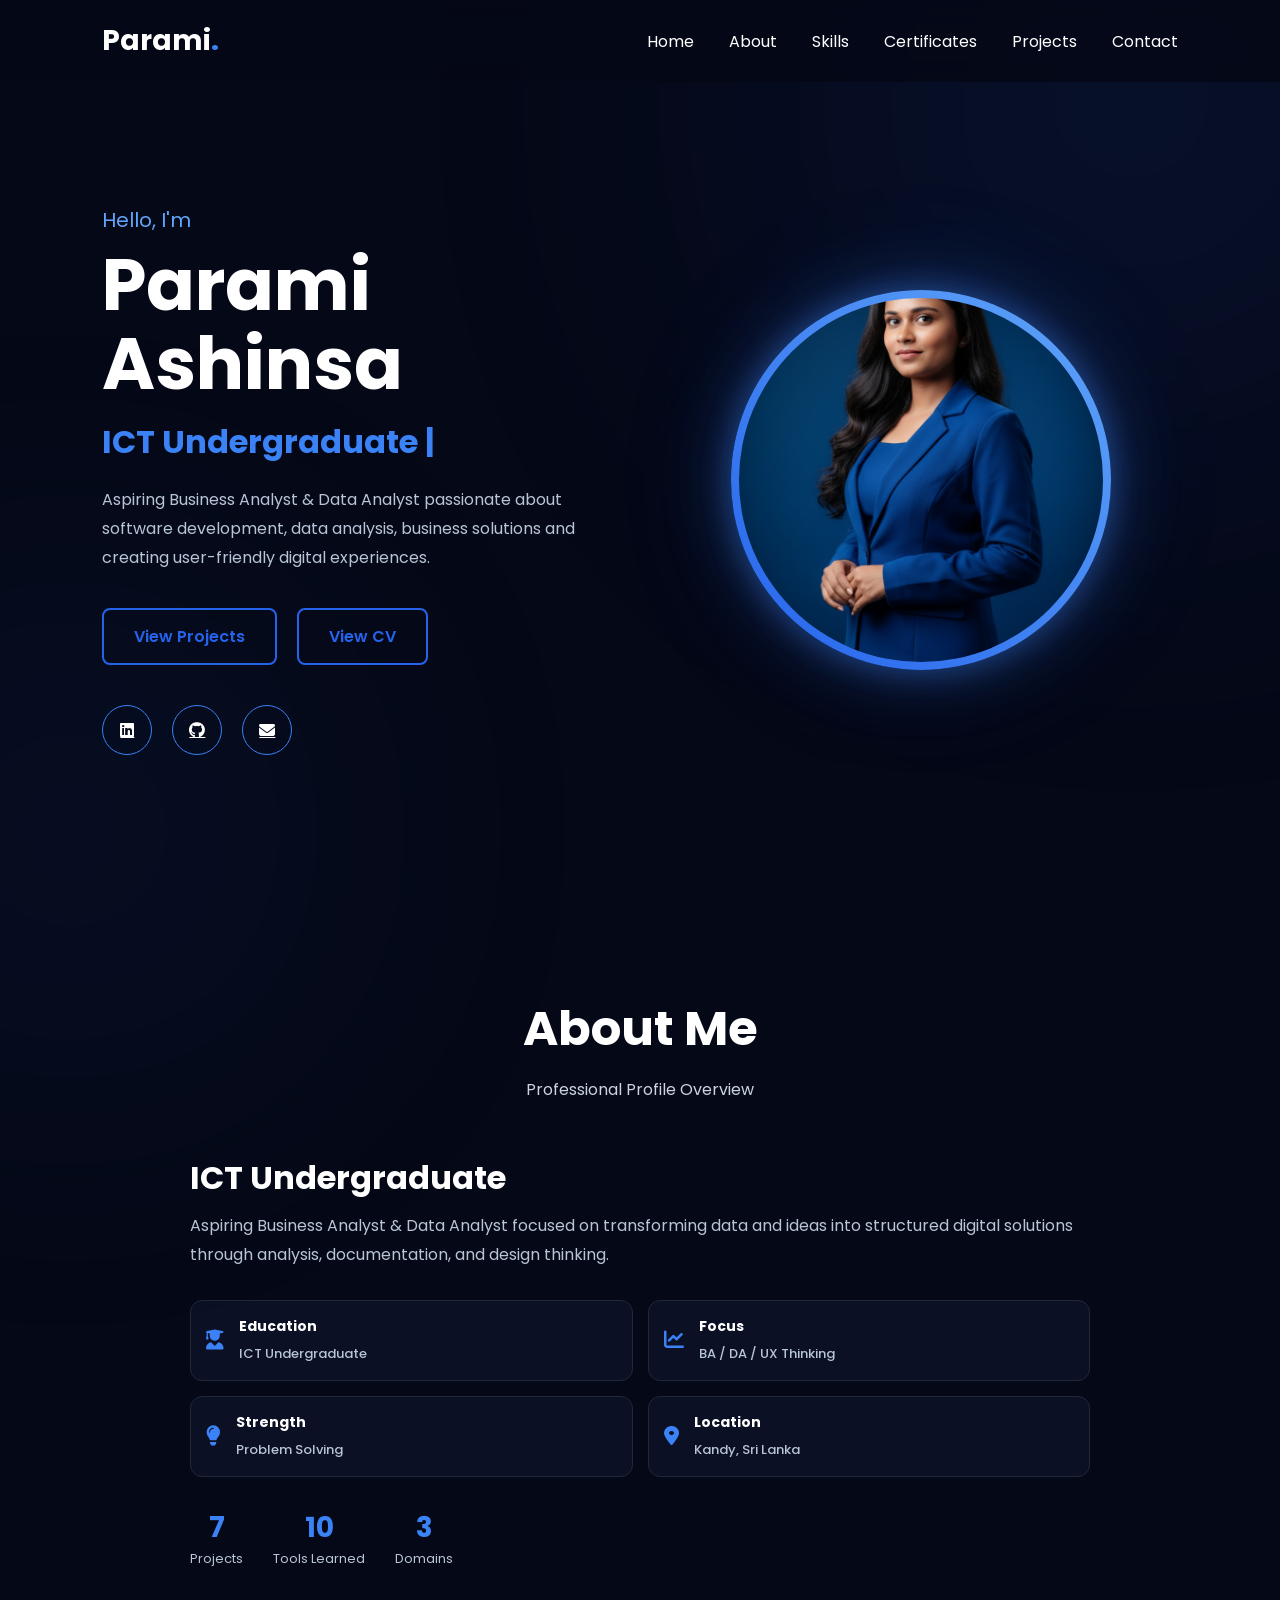
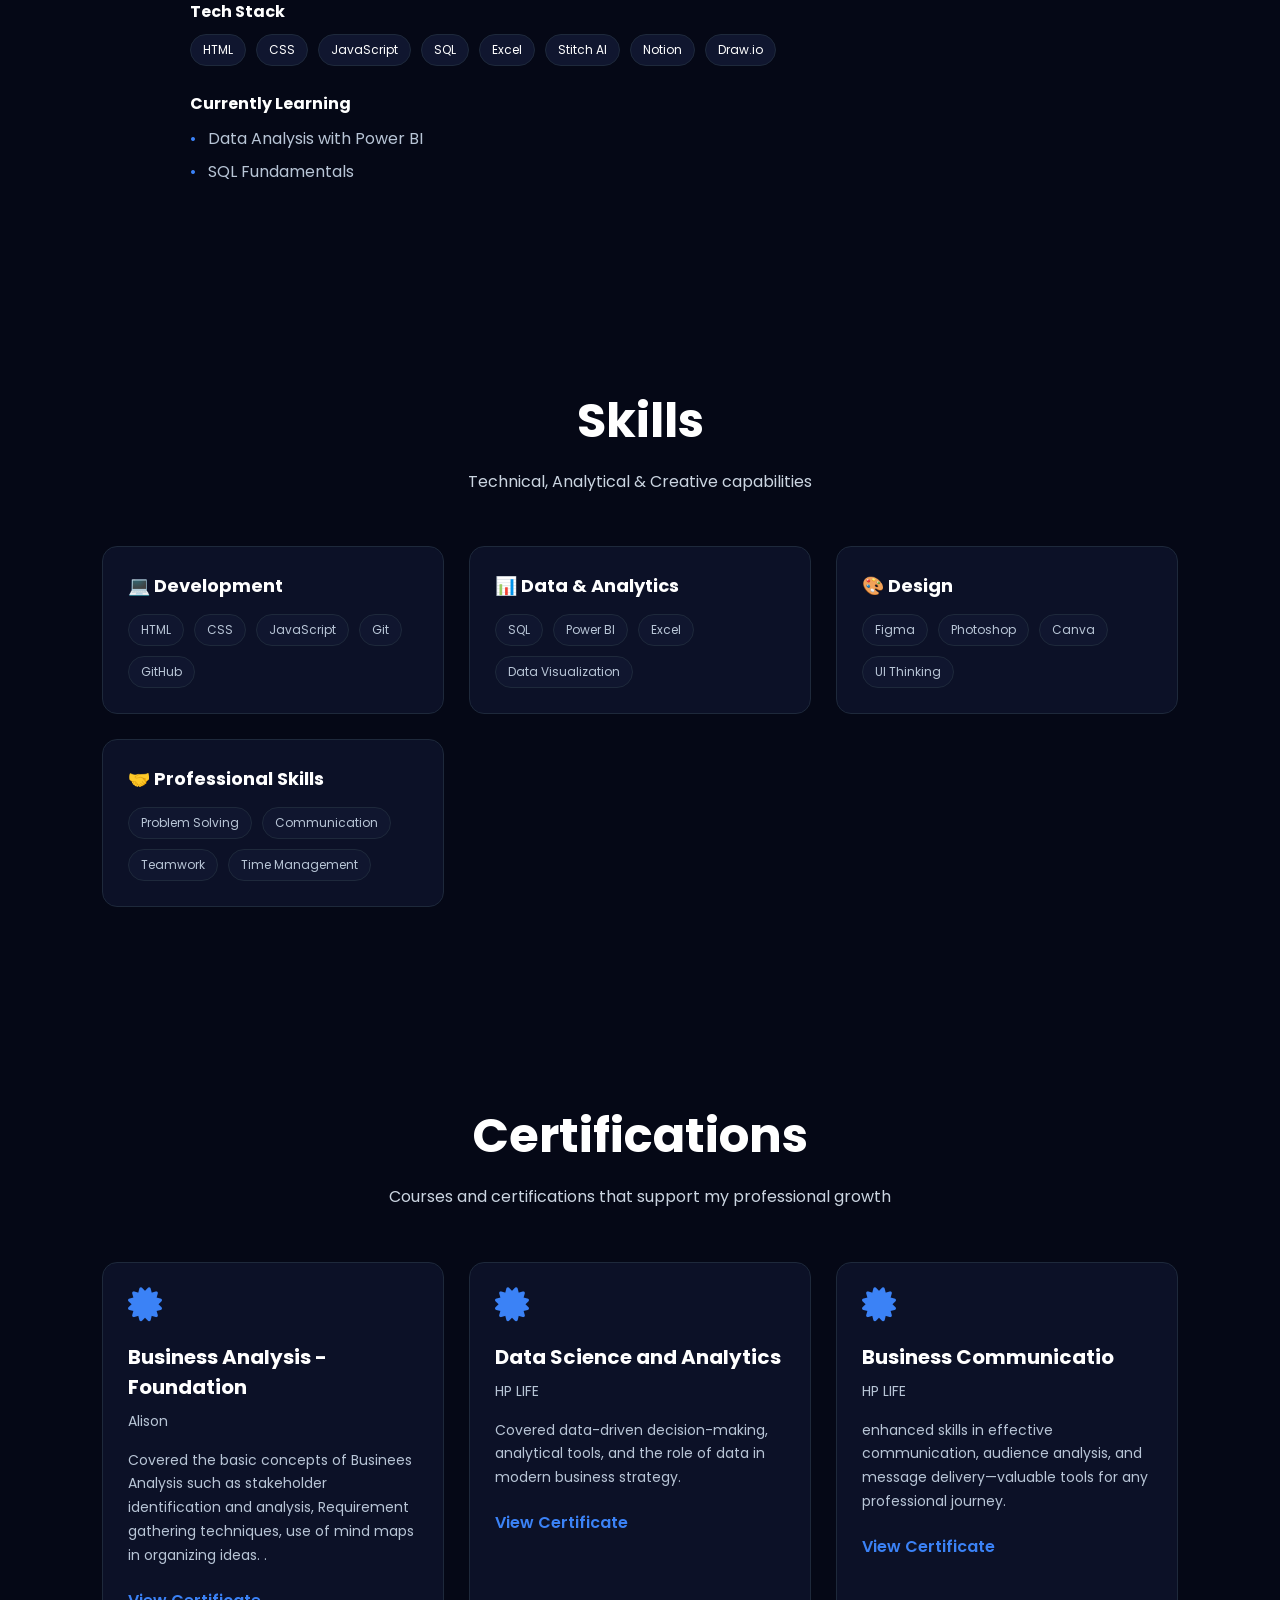
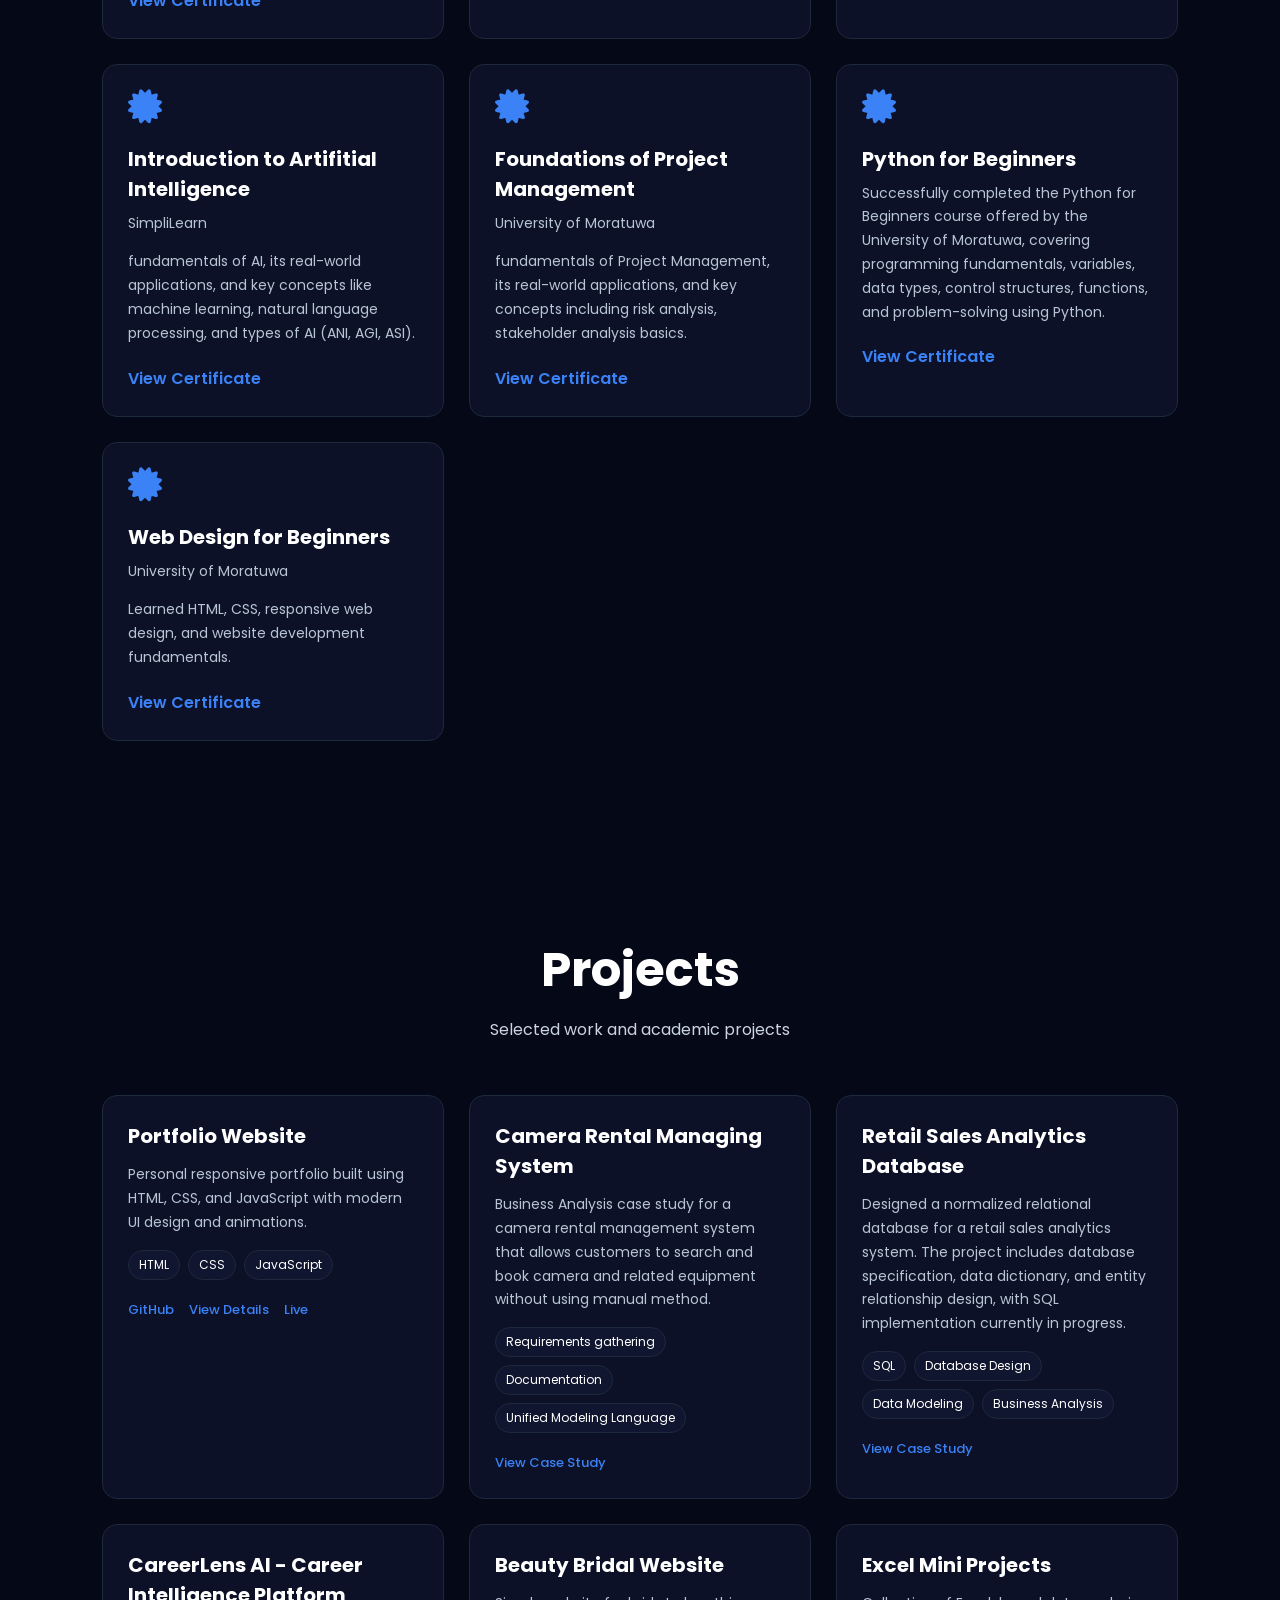
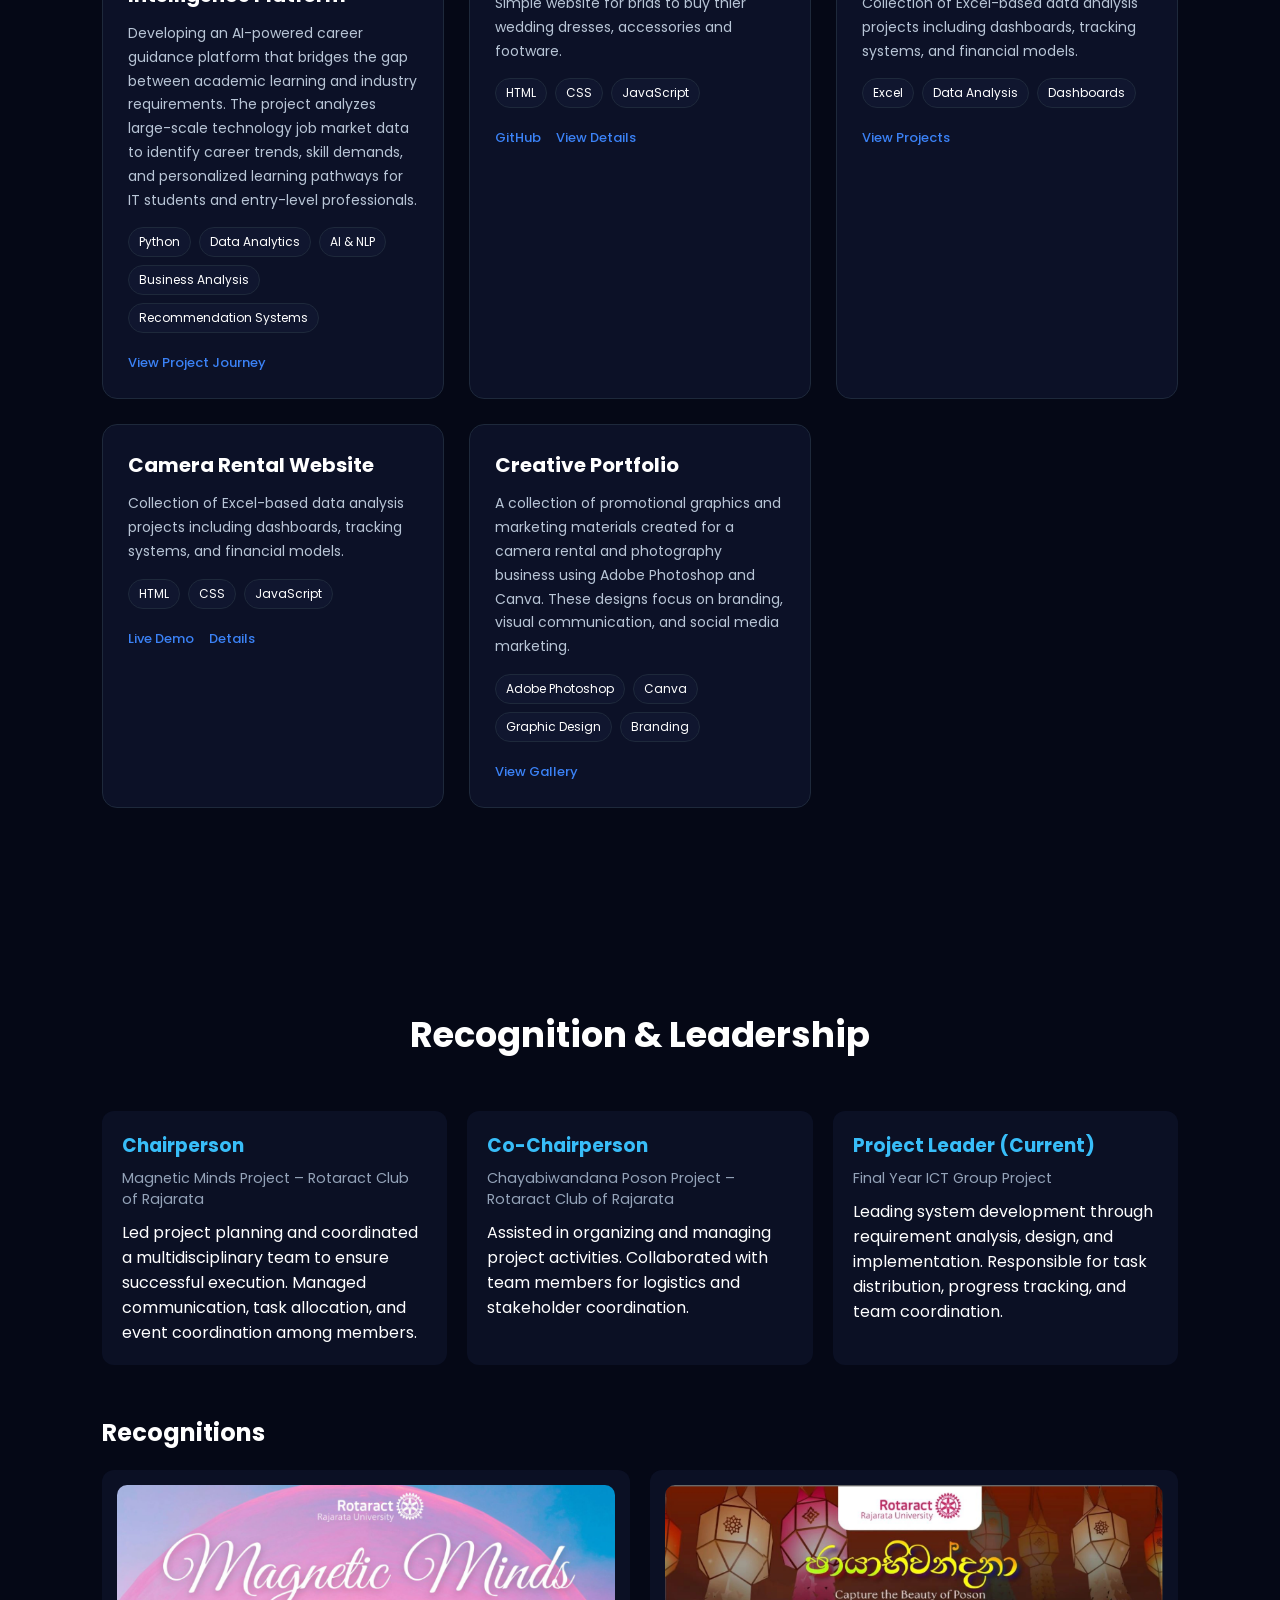
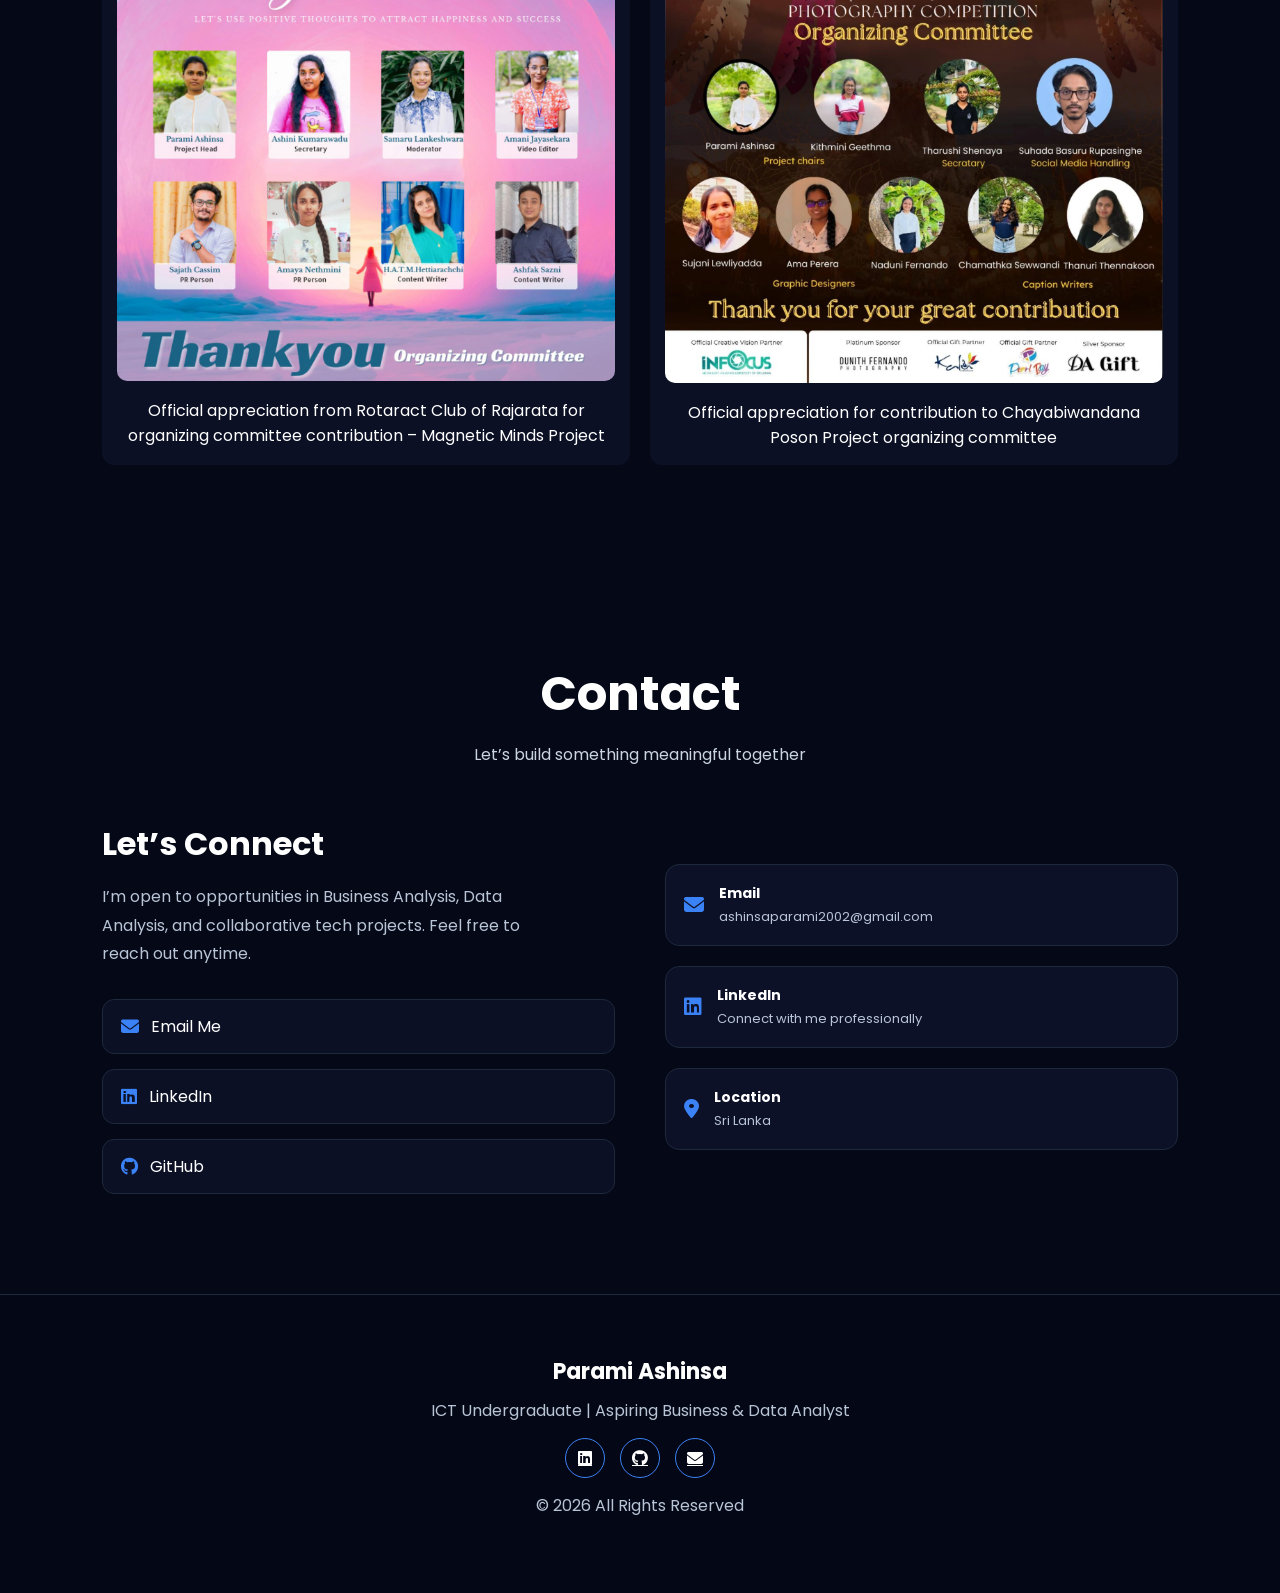
<file: index.html>
<!DOCTYPE html>
<html lang="en">

<head>

    <meta charset="UTF-8">
    <meta name="viewport"
          content="width=device-width, initial-scale=1.0">
    <meta name="viewport" content="width=device-width, initial-scale=1.0">

    <title>Kavi | Portfolio</title>

    <!-- Google Font -->
    <link href="https://fonts.googleapis.com/css2?family=Poppins:wght@300;400;500;600;700&display=swap"
          rel="stylesheet">

    <!-- Font Awesome -->
    <link rel="stylesheet"
          href="https://cdnjs.cloudflare.com/ajax/libs/font-awesome/6.7.2/css/all.min.css">

    <!-- CSS -->
    <link rel="stylesheet" href="css/styles.css">


</head>

<body>
    
    <header>

    <nav class="navbar">

    <div class="logo">
        Parami<span>.</span>
    </div>

    <ul class="nav-links">

        <li><a href="#home">Home</a></li>

        <li><a href="#about">About</a></li>

        <li><a href="#skills">Skills</a></li>

        <li><a href="#certifications">Certificates</a></li>

        <li><a href="#projects">Projects</a></li>

        <li><a href="#contact">Contact</a></li>

    </ul>

    <!-- Hamburger -->
    <div class="menu-toggle">
        <i class="fas fa-bars"></i>
    </div>

</nav>


</header>
<!-- ================= HERO ================= -->

<section class="hero" id="home">

    <div class="hero-content">

        <p class="greeting">Hello, I'm</p>

        <h1>Parami Ashinsa</h1>

        <h2>
            <span id="typing-text"></span>
            <span class="cursor">|</span>
        </h2>

        <p class="description">
            Aspiring Business Analyst & Data Analyst passionate about
            software development, data analysis, business solutions and
            creating user-friendly digital experiences.
        </p>

        <div class="hero-buttons">

            <a href="#projects" class="btn primary-btn">
                View Projects
            </a>

            <a href="CV.pdf" class="btn secondary-btn" download>
                View CV
            </a>

        </div>

         <div class="social-icons">

            <a href="https://www.linkedin.com/in/paramiashinsa" target="_blank">
                <i class="fab fa-linkedin"></i>
            </a>
            <a href="https://github.com/Parami2002067"><i class="fab fa-github"></i></a>
            <a href="mailto:ashinsaparami2002@gmail.com">
                <i class="fas fa-envelope"></i>
            </a>

</div>

    </div>


    <div class="hero-image">

        <div class="image-border">

            <img src="images/profile/profile.png"
                 alt="Parami">

        </div>

    </div>


</section>

<!-- ================= ABOUT ================= -->

<section class="about" id="about">

    <div class="section-title">
        <h2>About Me</h2>
        <p>Professional Profile Overview</p>
    </div>

    <div class="about-dashboard">

        <div class="about-main">

            <!-- INTRO -->
            <div class="about-intro">
                <h3>ICT Undergraduate</h3>
                <p>
                    Aspiring Business Analyst & Data Analyst focused on transforming
                    data and ideas into structured digital solutions through analysis,
                    documentation, and design thinking.
                </p>
            </div>

            <!-- QUICK CARDS -->
            <div class="info-grid">

                <div class="info-card">
                    <i class="fas fa-user-graduate"></i>
                    <div>
                        <h4>Education</h4>
                        <span>ICT Undergraduate</span>
                    </div>
                </div>

                <div class="info-card">
                    <i class="fas fa-chart-line"></i>
                    <div>
                        <h4>Focus</h4>
                        <span>BA / DA / UX Thinking</span>
                    </div>
                </div>

                <div class="info-card">
                    <i class="fas fa-lightbulb"></i>
                    <div>
                        <h4>Strength</h4>
                        <span>Problem Solving</span>
                    </div>
                </div>

                <div class="info-card">
                    <i class="fas fa-map-marker-alt"></i>
                    <div>
                        <h4>Location</h4>
                        <span>Kandy, Sri Lanka</span>
                    </div>
                </div>

            </div>

            <!-- COUNTERS -->
            <div class="counter-grid">

                <div class="counter">
                    <h3 class="count" data-target="7">0</h3>
                    <p>Projects</p>
                </div>

                <div class="counter">
                    <h3 class="count" data-target="10">0</h3>
                    <p>Tools Learned</p>
                </div>

                <div class="counter">
                    <h3 class="count" data-target="3">0</h3>
                    <p>Domains</p>
                </div>

            </div>

            <!-- TECH BADGES -->
            <div class="tech-stack">
                <h4>Tech Stack</h4>

                <div class="badges">
                    <span>HTML</span>
                    <span>CSS</span>
                    <span>JavaScript</span>
                    <span>SQL</span>
                    <span>Excel</span>
                    <span>Stitch AI</span>
                    <span>Notion</span>
                    <span>Draw.io</span>
                </div>
            </div>
            <br>
            <!-- CURRENTLY LEARNING -->
            <div class="learning">
                <h4>Currently Learning</h4>
                <ul>
                    <li>Data Analysis with Power BI</li>
                    <li>SQL Fundamentals</li>
                    <!--<li>Advanced excel concepts</li>-->
                </ul>
            </div>

        </div>

    </div>

</section>

<!-- ================= SKILLS ================= -->
<section class="skills" id="skills">

    <div class="section-title">
        <h2>Skills</h2>
        <p>Technical, Analytical & Creative capabilities</p>
    </div>

    <div class="skills-container">

        <!-- DEVELOPMENT -->
        <div class="skill-card">
            <h3>💻 Development</h3>
            <div class="skill-tags">
                <span>HTML</span>
                <span>CSS</span>
                <span>JavaScript</span>
                <span>Git</span>
                <span>GitHub</span>
            </div>
        </div>

        <!-- DATA & ANALYTICS -->
        <div class="skill-card">
            <h3>📊 Data & Analytics</h3>
            <div class="skill-tags">
                <span>SQL</span>
                <span>Power BI</span>
                <span>Excel</span>
                <span>Data Visualization</span>
            </div>
        </div>

        <!-- DESIGN -->
        <div class="skill-card">
            <h3>🎨 Design</h3>
            <div class="skill-tags">
                <span>Figma</span>
                <span>Photoshop</span>
                <span>Canva</span>
                <span>UI Thinking</span>
            </div>
        </div>

        <!-- SOFT SKILLS -->
        <div class="skill-card">
            <h3>🤝 Professional Skills</h3>
            <div class="skill-tags">
                <span>Problem Solving</span>
                <span>Communication</span>
                <span>Teamwork</span>
                <span>Time Management</span>
            </div>
        </div>

    </div>

</section>

<section class="certifications" id="certifications">

    <div class="section-title">
        <h2>Certifications</h2>
        <p>Courses and certifications that support my professional growth</p>
    </div>

    <div class="certifications-grid">

        

        <!-- Certificate 2 -->
        <div class="certificate-card">
            <i class="fas fa-certificate"></i>

            <h3>Business Analysis - Foundation</h3>

            <p class="issuer">Alison</p>

            <p>
                Covered the basic concepts of Businees Analysis such as stakeholder identification
                 and analysis, Requirement gathering techniques, use of mind maps in organizing ideas.
                .
            </p>

            <a href="Certificates/Alison_Certificate1.pdf" target="_blank">View Certificate</a>
        </div>

        <!-- Certificate 3 -->
        <div class="certificate-card">
            <i class="fas fa-certificate"></i>

            <h3>Data Science and Analytics</h3>

            <p class="issuer">HP LIFE</p>

            <p>
                Covered data-driven decision-making, analytical tools, 
                and the role of data in modern business strategy.
            </p>

            <a href="Certificates/DataScience&Analytics.pdf" target="_blank">View Certificate</a>
        </div>

        <!-- Certificate 4 -->
        <div class="certificate-card">
            <i class="fas fa-certificate"></i>

            <h3>Business Communicatio</h3>

            <p class="issuer">HP LIFE</p>

            <p>
                enhanced skills in effective communication, audience analysis,
                 and message delivery—valuable tools for any professional journey. 
            </p>

            <a href="Certificates/Business Communications.pdf" target="_blank">View Certificate</a>
        </div>

         <!-- Certificate 4 -->
        <div class="certificate-card">
            <i class="fas fa-certificate"></i>

            <h3>Introduction to Artifitial Intelligence</h3>

            <p class="issuer">SimpliLearn</p>

            <p>
                fundamentals of AI, its real-world applications, and key concepts like 
                machine learning, natural language processing, and types of AI (ANI, AGI, ASI).  
            </p>

            <a href="Certificates/Simplilearn_AIcertificate.pdf" target="_blank">View Certificate</a>
        </div>

         <!-- Certificate 5 -->
        <div class="certificate-card">
            <i class="fas fa-certificate"></i>

            <h3>Foundations of Project Management</h3>

            <p class="issuer">University of Moratuwa</p>

            <p>
                fundamentals of Project Management, its real-world applications, and key 
                concepts including risk analysis, stakeholder analysis basics. 
            </p>

            <a href="Certificates/Foundations_of_Project_Management_E-Certificate.pdf" target="_blank">View Certificate</a>
        </div>

        <!--Certificate 6-->

        <div class="certificate-card">
            <i class="fas fa-certificate"></i>

        <div class="cert-content">

        <h3>Python for Beginners</h3>

        <p>
            Successfully completed the Python for Beginners course offered by
            the University of Moratuwa, covering programming fundamentals,
            variables, data types, control structures, functions, and problem-solving
            using Python.
        </p>

        <a href="Certificates/Python_for_Beginners_E-Certificate.pdf" target="_blank"> View Certificate </a>

    </div>

</div>
 <!-- Certificate 1 -->
        <div class="certificate-card">
            <i class="fas fa-certificate"></i>

            <h3>Web Design for Beginners</h3>

            <p class="issuer">University of Moratuwa</p>

            <p>
                Learned HTML, CSS, responsive web design, and website development fundamentals.
            </p>

            <a href="Certificates/Web_Design_for_Beginners_E-Certificate.pdf" target="_blank">View Certificate</a>
        </div>

</div>

</section>

<!--PROJECTS SECTION-->

<section class="projects" id="projects">

    <div class="section-title">
        <h2>Projects</h2>
        <p>Selected work and academic projects</p>
    </div>

    <div class="projects-grid">

        <!-- PROJECT 1 -->
        <div class="project-card">

            

            <div class="project-content">
                <h3>Portfolio Website</h3>

                <p>
                    Personal responsive portfolio built using HTML, CSS, and JavaScript
                    with modern UI design and animations.
                </p>

                <div class="project-tags">
                    <span>HTML</span>
                    <span>CSS</span>
                    <span>JavaScript</span>
                </div>

                <div class="project-links">
                    <a href="#">GitHub</a>
                    <a href="Projects/portfolio-website.html">View Details</a>
                    <a href="#">Live</a>
                </div>
            </div>

        </div>

        <!-- PROJECT 2 -->
        <div class="project-card">

             <div class="project-content">
                <h3>Camera Rental Managing System</h3>

                <p>
                    Business Analysis case study for a camera rental management system that 
                    allows customers to search and book camera and related equipment
                    without using manual method.
                </p>

                <div class="project-tags">
                    <span>Requirements gathering</span>
                    <span>Documentation</span>
                    <span>Unified Modeling Language</span>
                </div>

                <div class="project-links">
                    <a href="Projects/camera-rental.html">View Case Study</a>
                </div>
            </div>

        </div>

        <!--SQL project-->

        <div class="project-card">

    <div class="project-content">

        <h3>Retail Sales Analytics Database</h3>

        <p>
            Designed a normalized relational database for a retail sales analytics system.
            The project includes database specification, data dictionary, and entity relationship design,
            with SQL implementation currently in progress.
        </p>

        <div class="project-tags">
            <span>SQL</span>
            <span>Database Design</span>
            <span>Data Modeling</span>
            <span>Business Analysis</span>
        </div>

        <div class="project-links">
            <a href="Projects/retail-sales-database.html">View Case Study</a>
        </div>

    </div>

</div>

<!-- CareerLens AI Project -->

<div class="project-card">

    <div class="project-content">

        <h3>CareerLens AI - Career Intelligence Platform</h3>

        <p>
            Developing an AI-powered career guidance platform that bridges the gap between 
            academic learning and industry requirements. The project analyzes large-scale 
            technology job market data to identify career trends, skill demands, and 
            personalized learning pathways for IT students and entry-level professionals.
        </p>

        <div class="project-tags">
            <span>Python</span>
            <span>Data Analytics</span>
            <span>AI & NLP</span>
            <span>Business Analysis</span>
            <span>Recommendation Systems</span>
        </div>

        <div class="project-links">
            <a href="Projects/careerLensAI.html">View Project Journey</a>
        </div>

    </div>

</div>

        <!-- PROJECT 3 -->
        <div class="project-card">
            <div class="project-content">
                <h3>Beauty Bridal Website</h3>

                <p>
                    Simple website for brids to buy thier wedding dresses, accessories 
                    and footware.
                </p>

                <div class="project-tags">
                    <span>HTML</span>
                    <span>CSS</span>
                    <span>JavaScript</span>
                </div>

                <div class="project-links">
                    <a href="https://github.com/Parami2002067/Beauty-Brides-Web-site">GitHub</a>
                    <a href="Projects/beautyBridal-website.html">View Details</a>
                </div>
            </div>
        </div>

        <div class="project-card">

        <!--Project 4 Excel-->        

        <div class="project-content">

            <h3>Excel Mini Projects</h3>

            <p>
                Collection of Excel-based data analysis projects including dashboards,
                tracking systems, and financial models.
            </p>

            <div class="project-tags">
                <span>Excel</span>
                <span>Data Analysis</span>
                <span>Dashboards</span>
            </div>

            <div class="project-links">
                <a href="Projects/excel-projects.html">View Projects</a>
            </div>

        </div>
    </div>

    <div class="project-card">   

        <!--Project 5 Camera rental web site-->        

        <div class="project-content">

            <h3>Camera Rental Website</h3>

            <p>
                Collection of Excel-based data analysis projects including dashboards,
                tracking systems, and financial models.
            </p>

            <div class="project-tags">
                <span>HTML</span>
                <span>CSS</span>
                <span>JavaScript</span>
            </div>

            <div class="project-links">
                <a href="https://parami2002067.github.io/CameraRentalWebSite/">Live Demo</a>
                <a href="Projects/cameraRental-website.html">Details</a>
            </div>

        </div>

    </div>

    <!-- PROJECT 6 - Creative Portfolio -->

<div class="project-card">

    <div class="project-content">

        <h3>Creative Portfolio</h3>

        <p>
            A collection of promotional graphics and marketing materials
            created for a camera rental and photography business using
            Adobe Photoshop and Canva. These designs focus on branding,
            visual communication, and social media marketing.
        </p>

        <div class="project-tags">

            <span>Adobe Photoshop</span>
            <span>Canva</span>
            <span>Graphic Design</span>
            <span>Branding</span>

        </div>

        <div class="project-links">

            <a href="Projects/creative-portfolio.html">
                View Gallery
            </a>

        </div>

    </div>

</div>

</div>
  
</section>

<section id="leadership" class="leadership-section">
    <div class="container">
        <h2 class="section-title">Recognition & Leadership</h2>

        <div class="leadership-grid">

            <!-- Leadership Card 1 -->
            <div class="leadership-card">
                <h3>Chairperson</h3>
                <p class="org">Magnetic Minds Project – Rotaract Club of Rajarata</p>
                <p>
                    Led project planning and coordinated a multidisciplinary team to ensure successful execution.
                    Managed communication, task allocation, and event coordination among members.
                </p>
            </div>

            <!-- Leadership Card 2 -->
            <div class="leadership-card">
                <h3>Co-Chairperson</h3>
                <p class="org">Chayabiwandana Poson Project – Rotaract Club of Rajarata</p>
                <p>
                    Assisted in organizing and managing project activities.
                    Collaborated with team members for logistics and stakeholder coordination.
                </p>
            </div>

            <!-- Current Role -->
            <div class="leadership-card">
                <h3>Project Leader (Current)</h3>
                <p class="org">Final Year ICT Group Project</p>
                <p>
                    Leading system development through requirement analysis, design, and implementation.
                    Responsible for task distribution, progress tracking, and team coordination.
                </p>
            </div>

        </div>

        <!-- Recognition Section -->
        <h3 class="sub-title">Recognitions</h3>

        <div class="recognition-grid">

            <div class="recognition-card">
                <img src="images/rotaract_flyer.png" alt="Magnetic Minds Recognition">
                <p>Official appreciation from Rotaract Club of Rajarata for organizing committee contribution – Magnetic Minds Project</p>
            </div>

            <div class="recognition-card">
                <img src="images/rotaract_flyer1.png" alt="Poson Project Recognition">
                <p>Official appreciation for contribution to Chayabiwandana Poson Project organizing committee</p>
            </div>

        </div>

    </div>
</section>





<!-- ================= CONTACT ================= -->
<section class="contact" id="contact">

    <div class="section-title">
        <h2>Contact</h2>
        <p>Let’s build something meaningful together</p>
    </div>

    <div class="contact-wrapper">

        <!-- LEFT CONTENT -->
        <div class="contact-left">

            <h3>Let’s Connect</h3>

            <p>
                I’m open to opportunities in Business Analysis, Data Analysis,
                and collaborative tech projects. Feel free to reach out anytime.
            </p>

            <div class="contact-socials">

                <a href="mailto:your.email@example.com">
                    <i class="fas fa-envelope"></i>
                    <span>Email Me</span>
                </a>

                <a href="https://www.linkedin.com/in/paramiashinsa" target="_blank">
                    <i class="fab fa-linkedin"></i>
                    <span>LinkedIn</span>
                </a>

                <a href="https://github.com/" target="_blank">
                    <i class="fab fa-github"></i>
                    <span>GitHub</span>
                </a>

            </div>

        </div>

        <!-- RIGHT CONTACT CARDS -->
        <div class="contact-right">

            <div class="contact-card">
                <i class="fas fa-envelope"></i>
                <div>
                    <h4>Email</h4>
                    <p>ashinsaparami2002@gmail.com</p>
                </div>
            </div>

            <div class="contact-card">
                <i class="fab fa-linkedin"></i>
                <div>
                    <h4>LinkedIn</h4>
                    <p>Connect with me professionally</p>
                </div>
            </div>

            <div class="contact-card">
                <i class="fas fa-map-marker-alt"></i>
                <div>
                    <h4>Location</h4>
                    <p>Sri Lanka</p>
                </div>
            </div>

        </div>

    </div>

</section>

<!-- ================= FOOTER ================= -->
<footer class="footer">

    <div class="footer-content">

        <h3>Parami Ashinsa</h3>

        <p>
            ICT Undergraduate | Aspiring Business & Data Analyst
        </p>

        <div class="footer-socials">

            <a href="https://www.linkedin.com/in/paramiashinsa" target="_blank">
                <i class="fab fa-linkedin"></i>
            </a>
            <a href="https://github.com/Parami2002067"><i class="fab fa-github"></i></a>
            <a href="mailto:ashinsaparami2002@gmail.com">
                <i class="fas fa-envelope"></i>
            </a>

        </div>

        <p class="copyright">
            © 2026 All Rights Reserved
        </p>

    </div>

</footer>


<script src="JavaScript\script.js"></script>
</body>

</html>
</file>
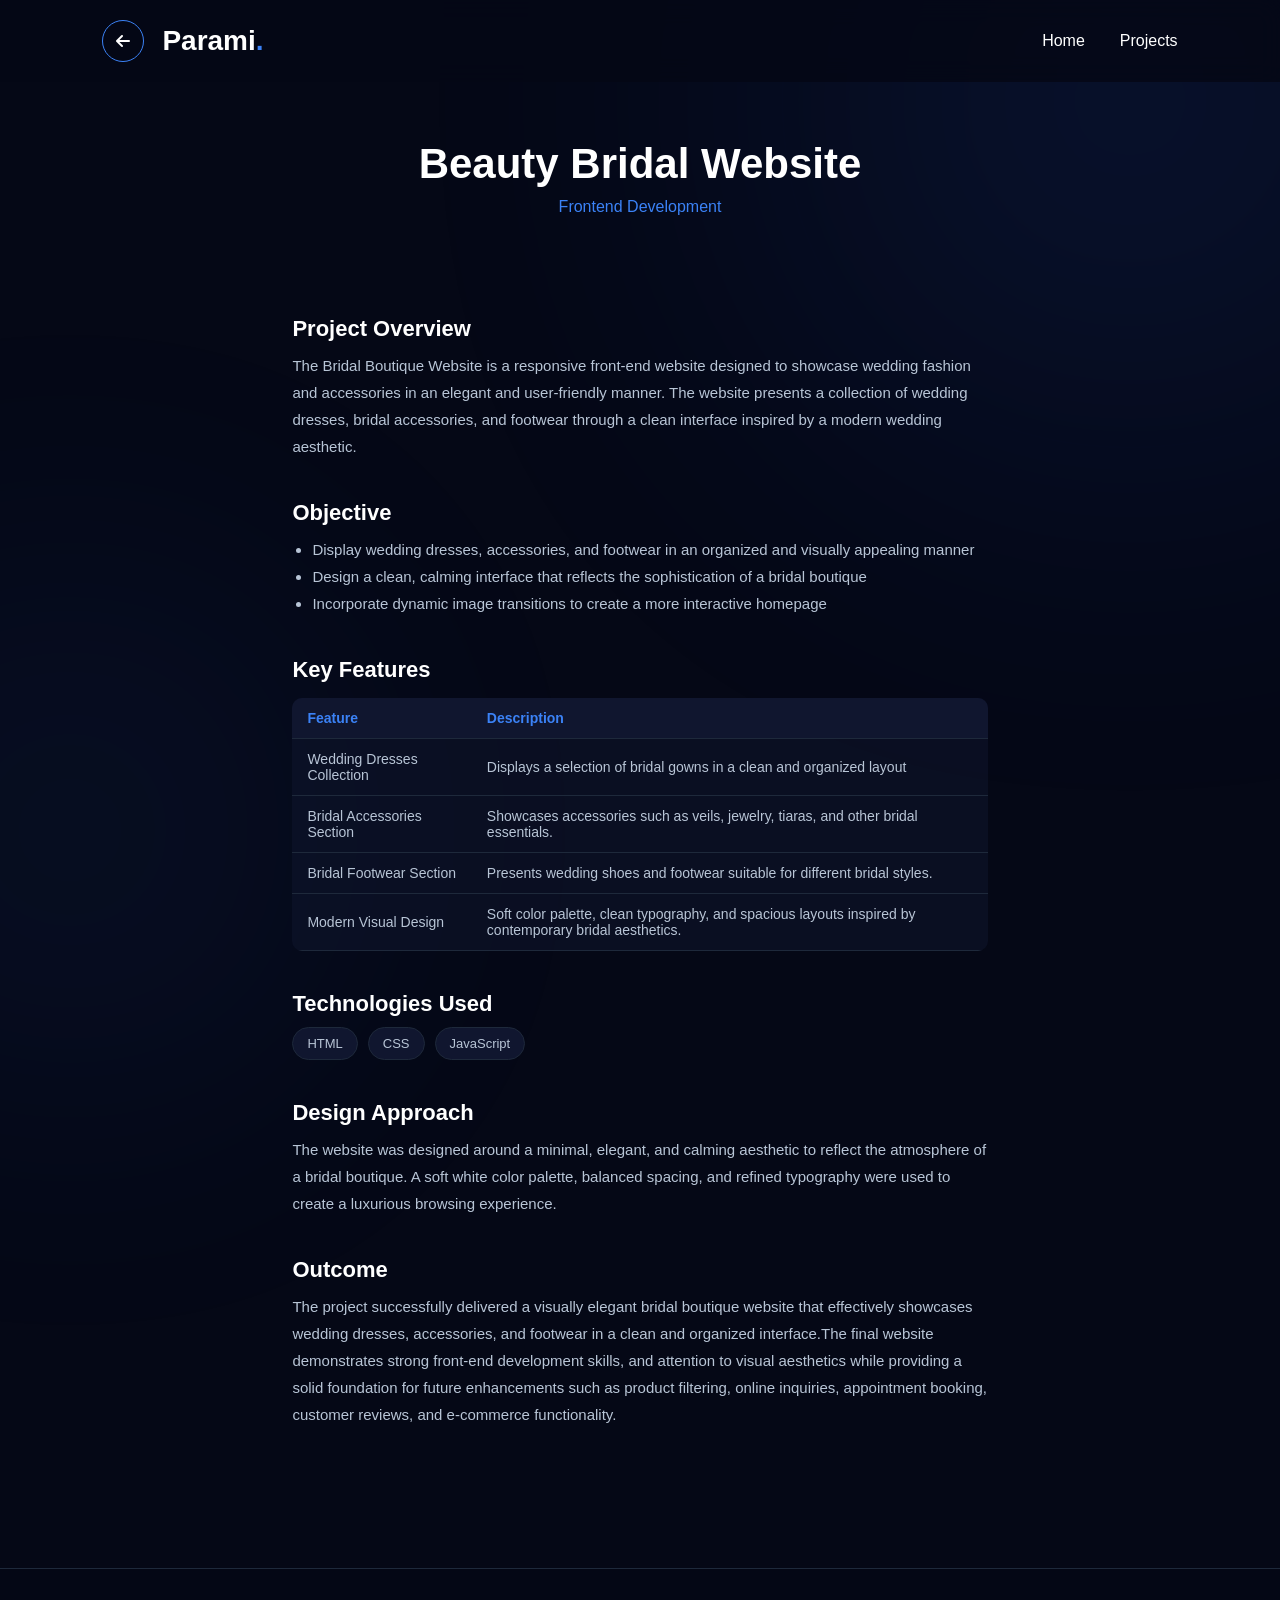
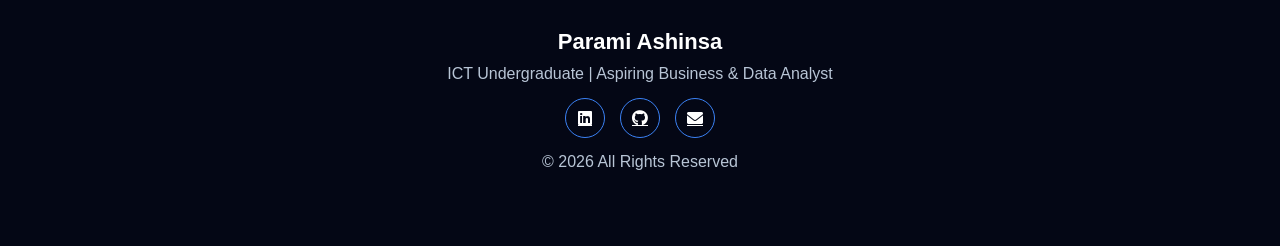
<file: Projects/beautyBridal-website.html>
<!DOCTYPE html>
<html lang="en">
<head>
    <meta charset="UTF-8">
    <title>Beauty Bridal Website | Interactive website</title>
    <link rel="stylesheet" href="../css/styles.css">
    <link rel="stylesheet" href="https://cdnjs.cloudflare.com/ajax/libs/font-awesome/6.0.0/css/all.min.css">
    
</head>

<body>

<!-- NAV -->
<header class="navbar">
    <div class="nav-left">

    <a href="javascript:history.back()" class="back-btn">

        <i class="fas fa-arrow-left"></i>

    </a>

    <div class="logo">

        <a href="../index.html">Parami<span>.</span></a>

    </div>

</div>

    <ul class="nav-links">
        <li><a href="../index.html">Home</a></li>
        <li><a href="../index.html#projects">Projects</a></li>
    </ul>
</header>

<!-- HERO -->
<section class="project-hero">
    <div class="project-title">
        <h1>Beauty Bridal Website</h1>
        <p>Frontend Development</p>
    </div>
</section>

<!-- CONTENT -->
<section class="project-details">

    <!-- OVERVIEW -->
    <div class="block">
        <h2>Project Overview</h2>
        <p>
            The Bridal Boutique Website is a responsive front-end website designed to 
            showcase wedding fashion and accessories in an elegant and user-friendly manner. 
            The website presents a collection of wedding dresses, bridal 
            accessories, and footwear through a clean interface inspired by a modern wedding aesthetic.
        </p>
    </div>

    <!-- OBJECTIVE -->
    <div class="block">
        <h2>Objective</h2>
        <ul>
            <li>Display wedding dresses, accessories, and footwear in an organized and visually appealing manner</li>
            <li>Design a clean, calming interface that reflects the sophistication of a bridal boutique</li>
            <li>Incorporate dynamic image transitions to create a more interactive homepage</li>
        </ul>
    </div>

    <!-- FEATURES -->
    <div class="block">
        <h2>Key Features</h2>

        <table class="ba-table">

            <tr>
                <th>Feature</th>
                <th>Description</th>
            </tr>

            <tr>
                <td>Wedding Dresses Collection</td>
                <td>Displays a selection of bridal gowns in a clean and organized layout</td>
            </tr>

            <tr>
                <td>Bridal Accessories Section</td>
                <td>Showcases accessories such as veils, jewelry, tiaras, and other bridal essentials.</td>
            </tr>

            <tr>
                <td>Bridal Footwear Section</td>
                <td>Presents wedding shoes and footwear suitable for different bridal styles.</td>
            </tr>

            <tr>
                <td>Modern Visual Design</td>
                <td>Soft color palette, clean typography, and spacious layouts inspired by contemporary bridal aesthetics.</td>
            </tr>

        </table>
    </div>

    <!-- TECHNOLOGIES -->
    <div class="block">
        <h2>Technologies Used</h2>

        <div class="tech-list">
            <span>HTML</span>
            <span>CSS</span>
            <span>JavaScript</span>
        </div>
    </div>

    <!-- DESIGN APPROACH -->
    <div class="block">
        <h2>Design Approach</h2>
        <p>
            The website was designed around a minimal, elegant, and calming aesthetic to
            reflect the atmosphere of a bridal boutique. A soft white color palette, balanced
            spacing, and refined typography were used to create a luxurious browsing experience.
        </p>
    </div>

    <!-- OUTCOME -->
    <div class="block">
        <h2>Outcome</h2>
        <p>
            The project successfully delivered a visually elegant bridal 
            boutique website that effectively showcases wedding dresses, accessories, and 
            footwear in a clean and organized interface.The final website demonstrates 
            strong front-end development
            skills, and attention to visual aesthetics while providing a solid foundation 
            for future enhancements such as product filtering, 
            online inquiries, appointment booking, customer reviews, and e-commerce functionality.
        </p>
    </div>

</section>

<!-- ================= FOOTER ================= -->
<footer class="footer">

    <div class="footer-content">

        <h3>Parami Ashinsa</h3>

        <p>
            ICT Undergraduate | Aspiring Business & Data Analyst
        </p>

        <div class="footer-socials">

            <a href="https://www.linkedin.com/in/paramiashinsa" target="_blank">
                <i class="fab fa-linkedin"></i>
            </a>
            <a href="https://github.com/Parami2002067"><i class="fab fa-github"></i></a>
            <a href="mailto:ashinsaparami2002@gmail.com">
                <i class="fas fa-envelope"></i>
            </a>

        </div>

        <p class="copyright">
            © 2026 All Rights Reserved
        </p>

    </div>

</footer>

</body>
</html>
</file>
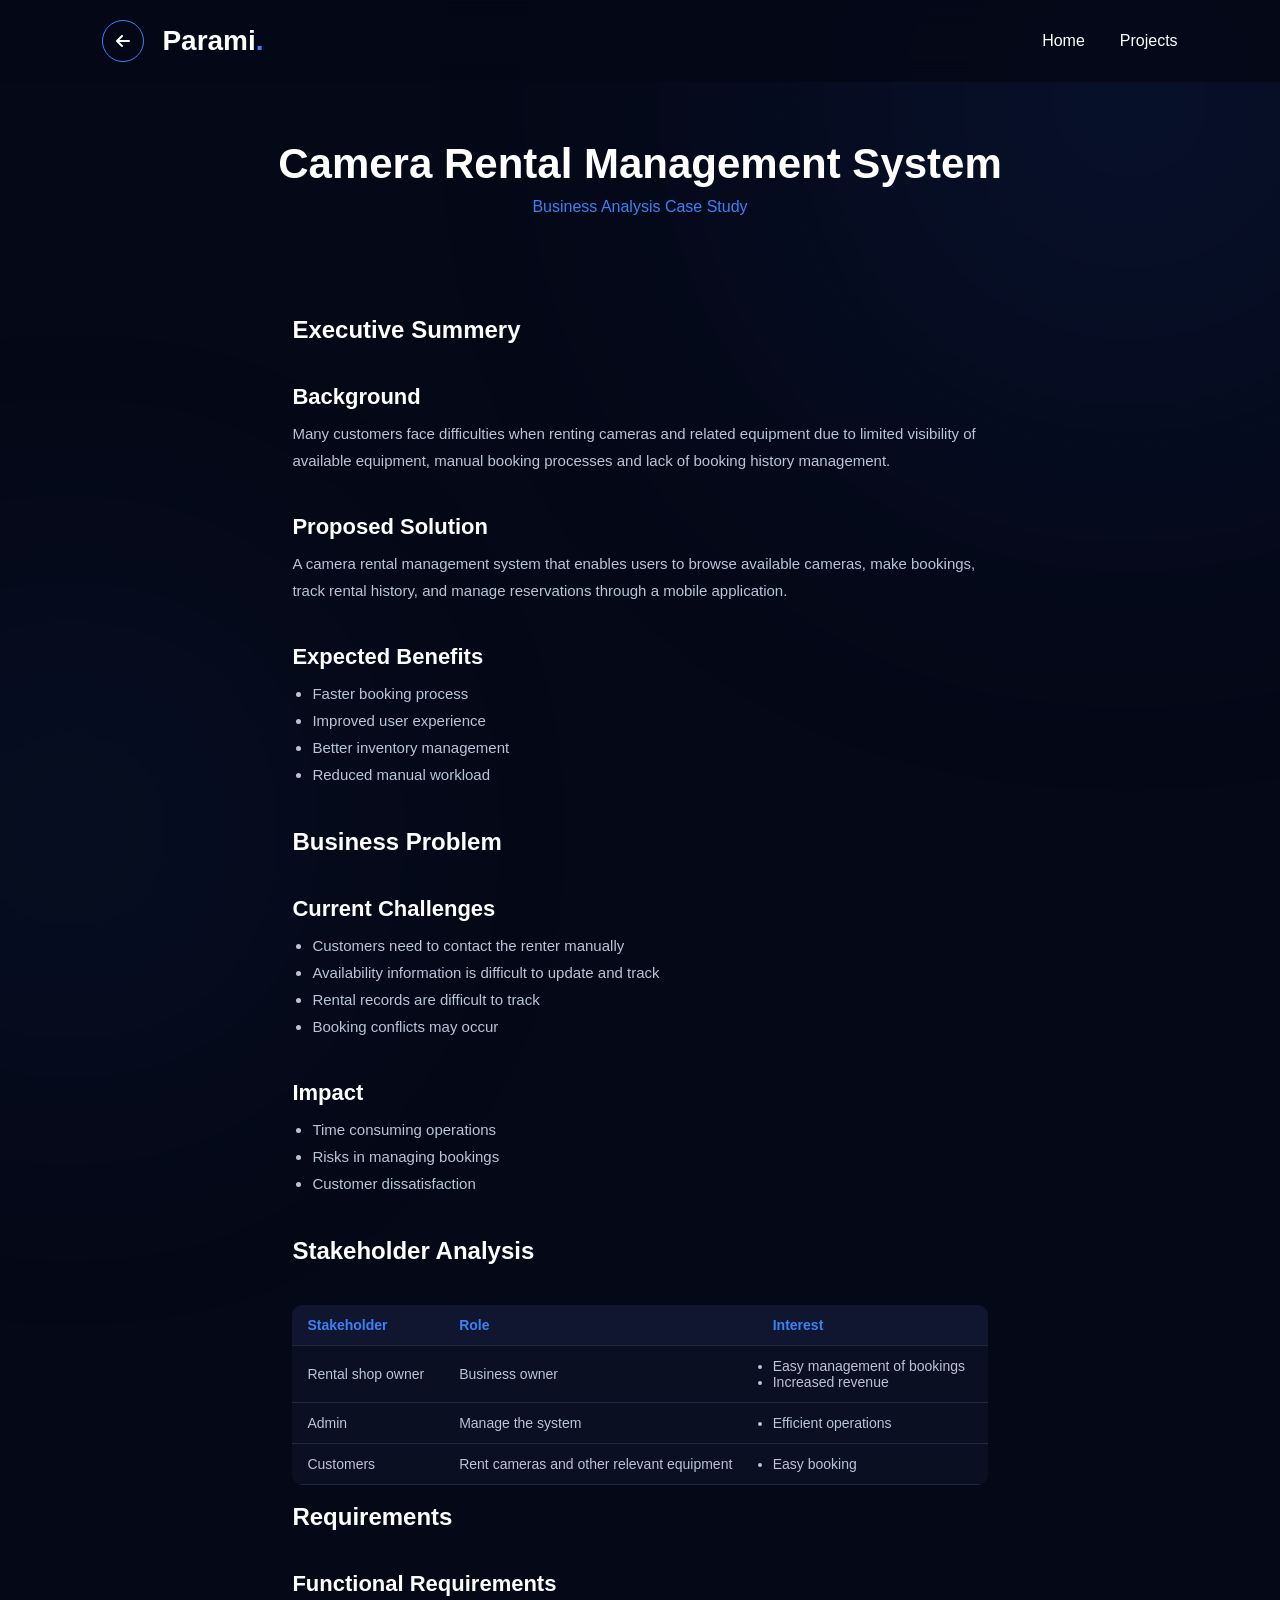
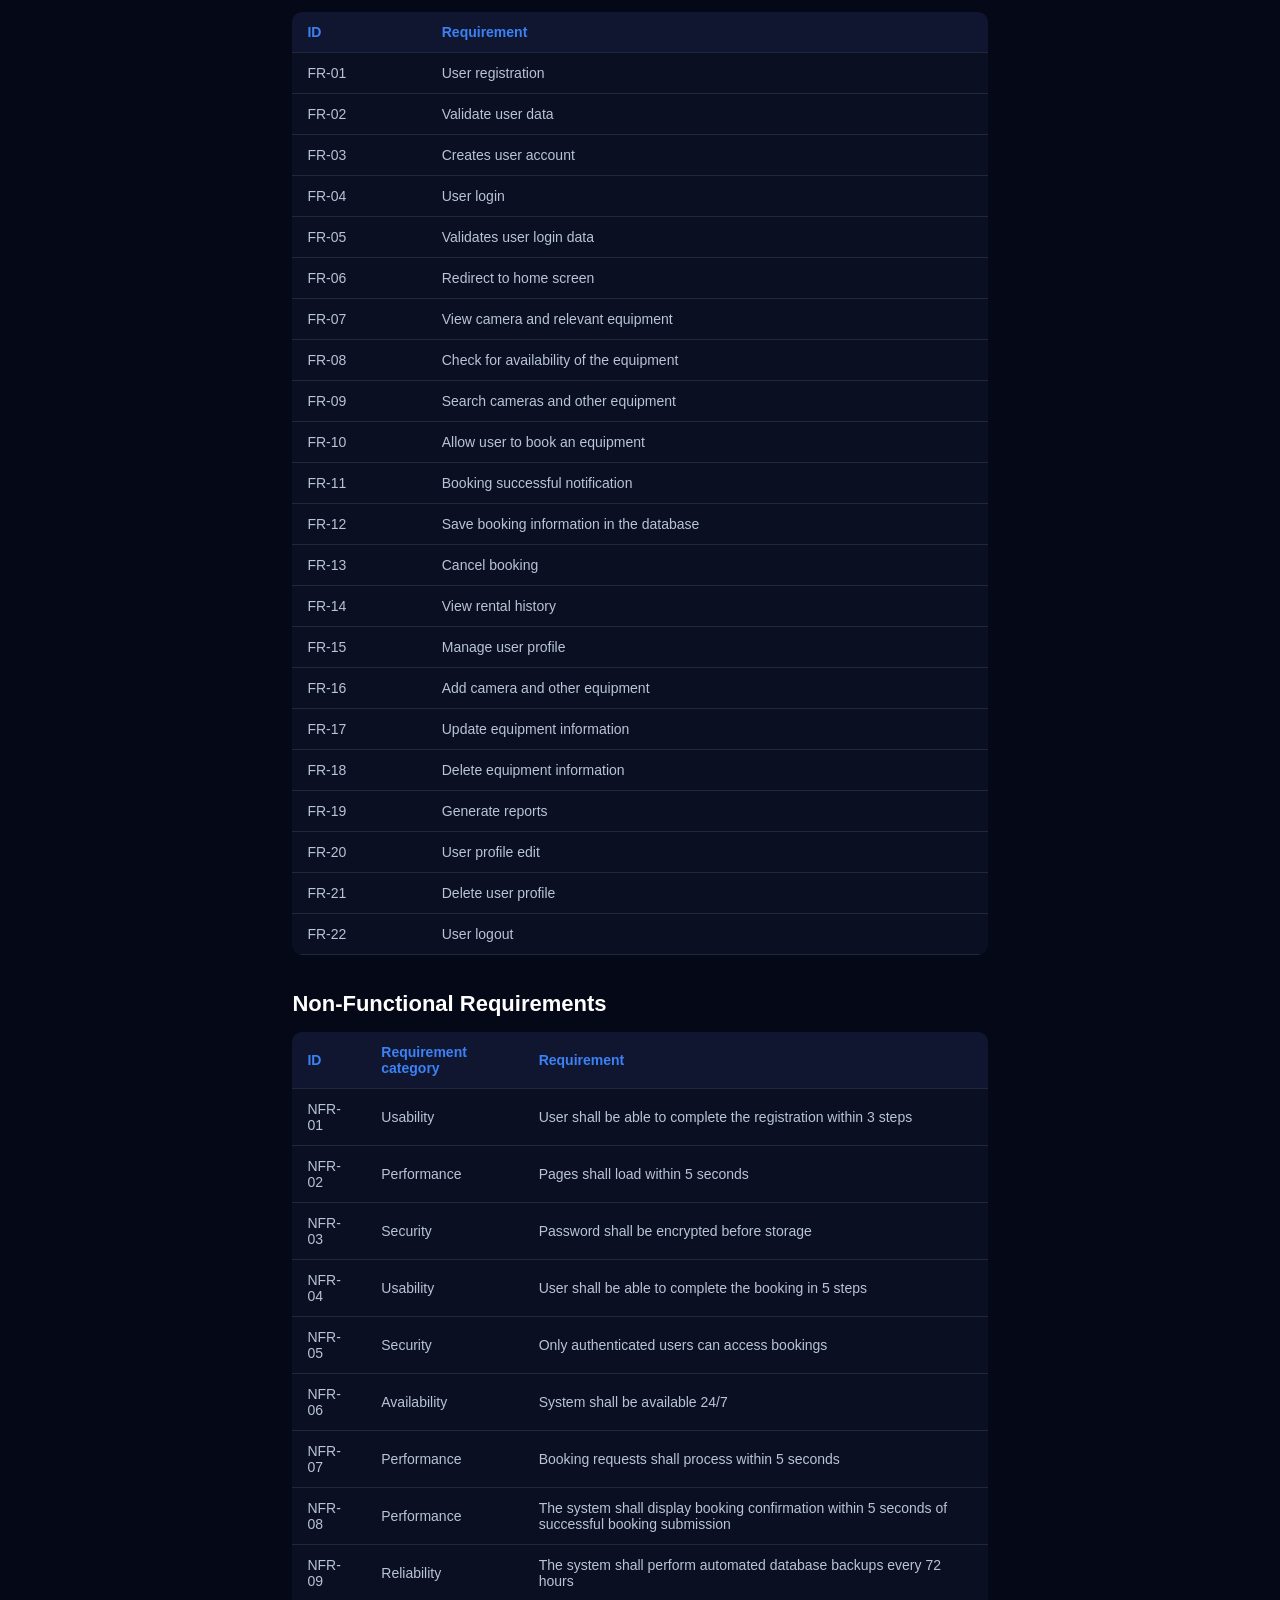
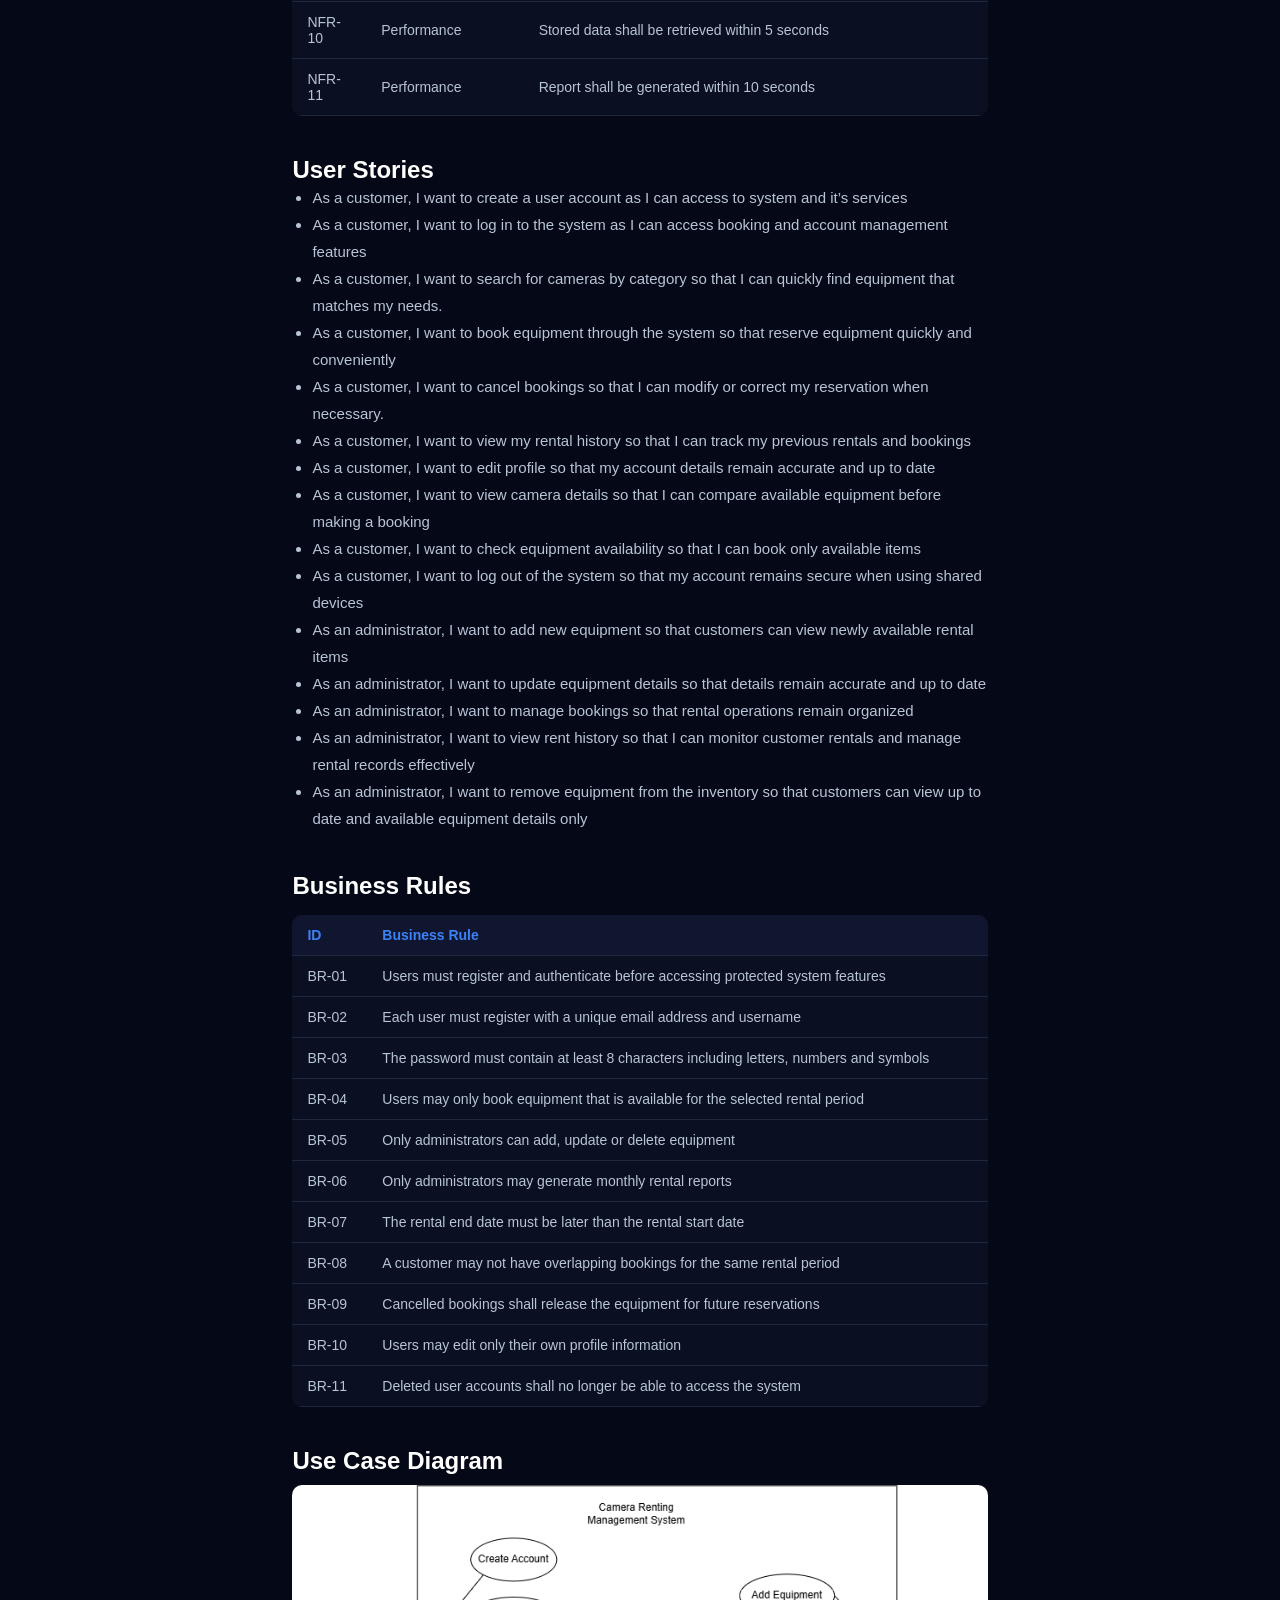
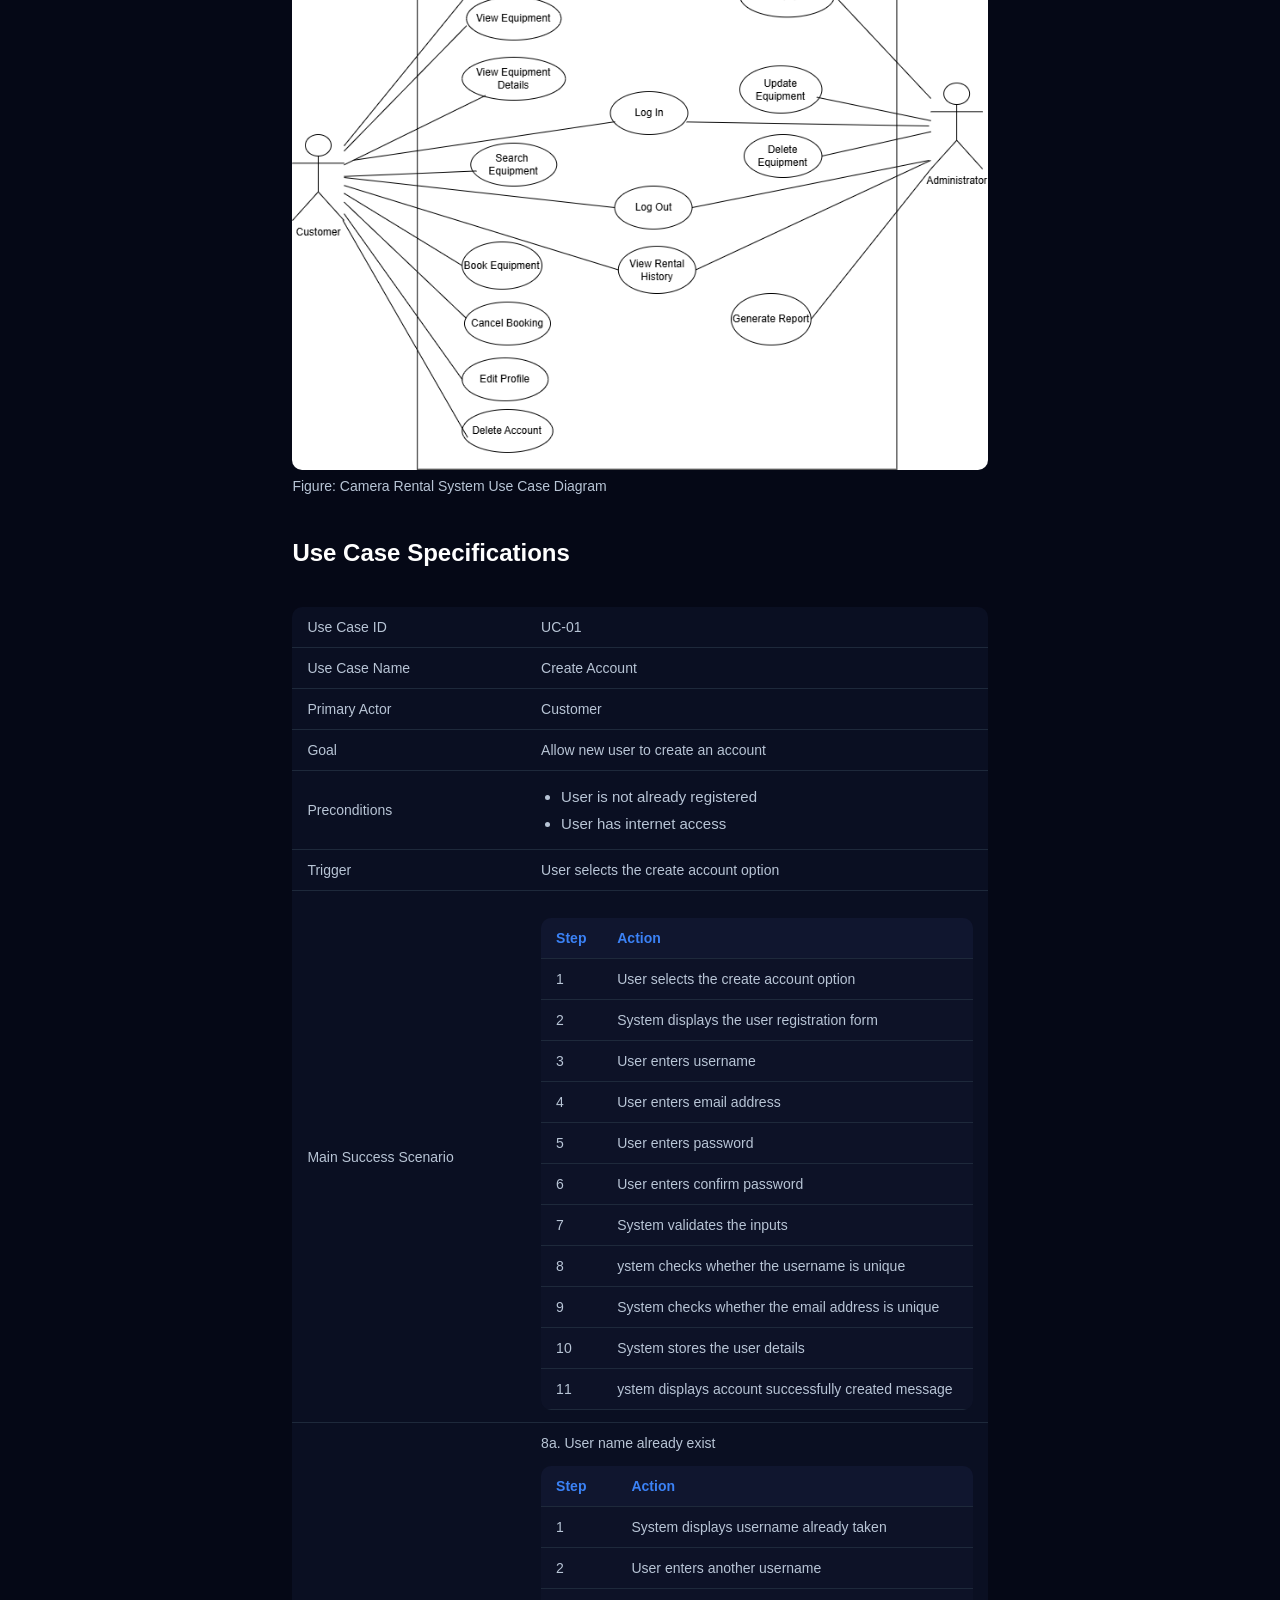
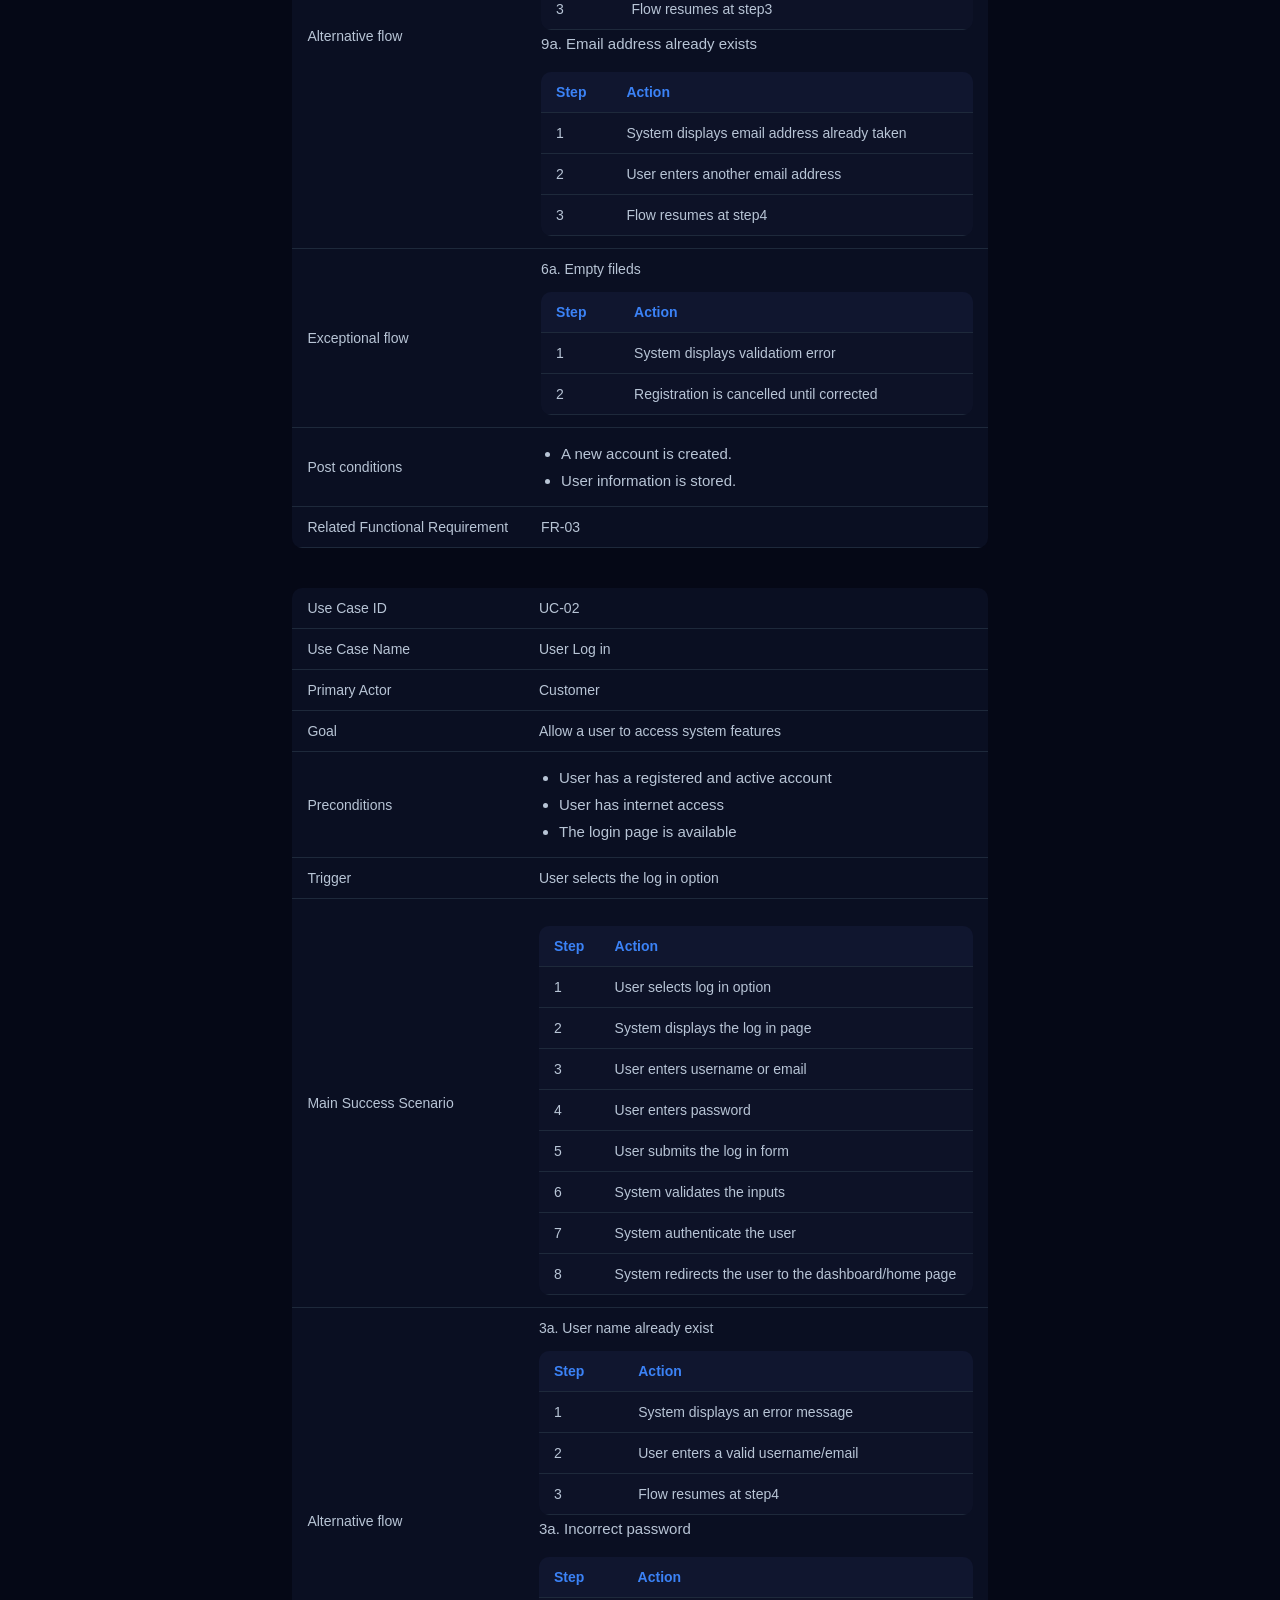
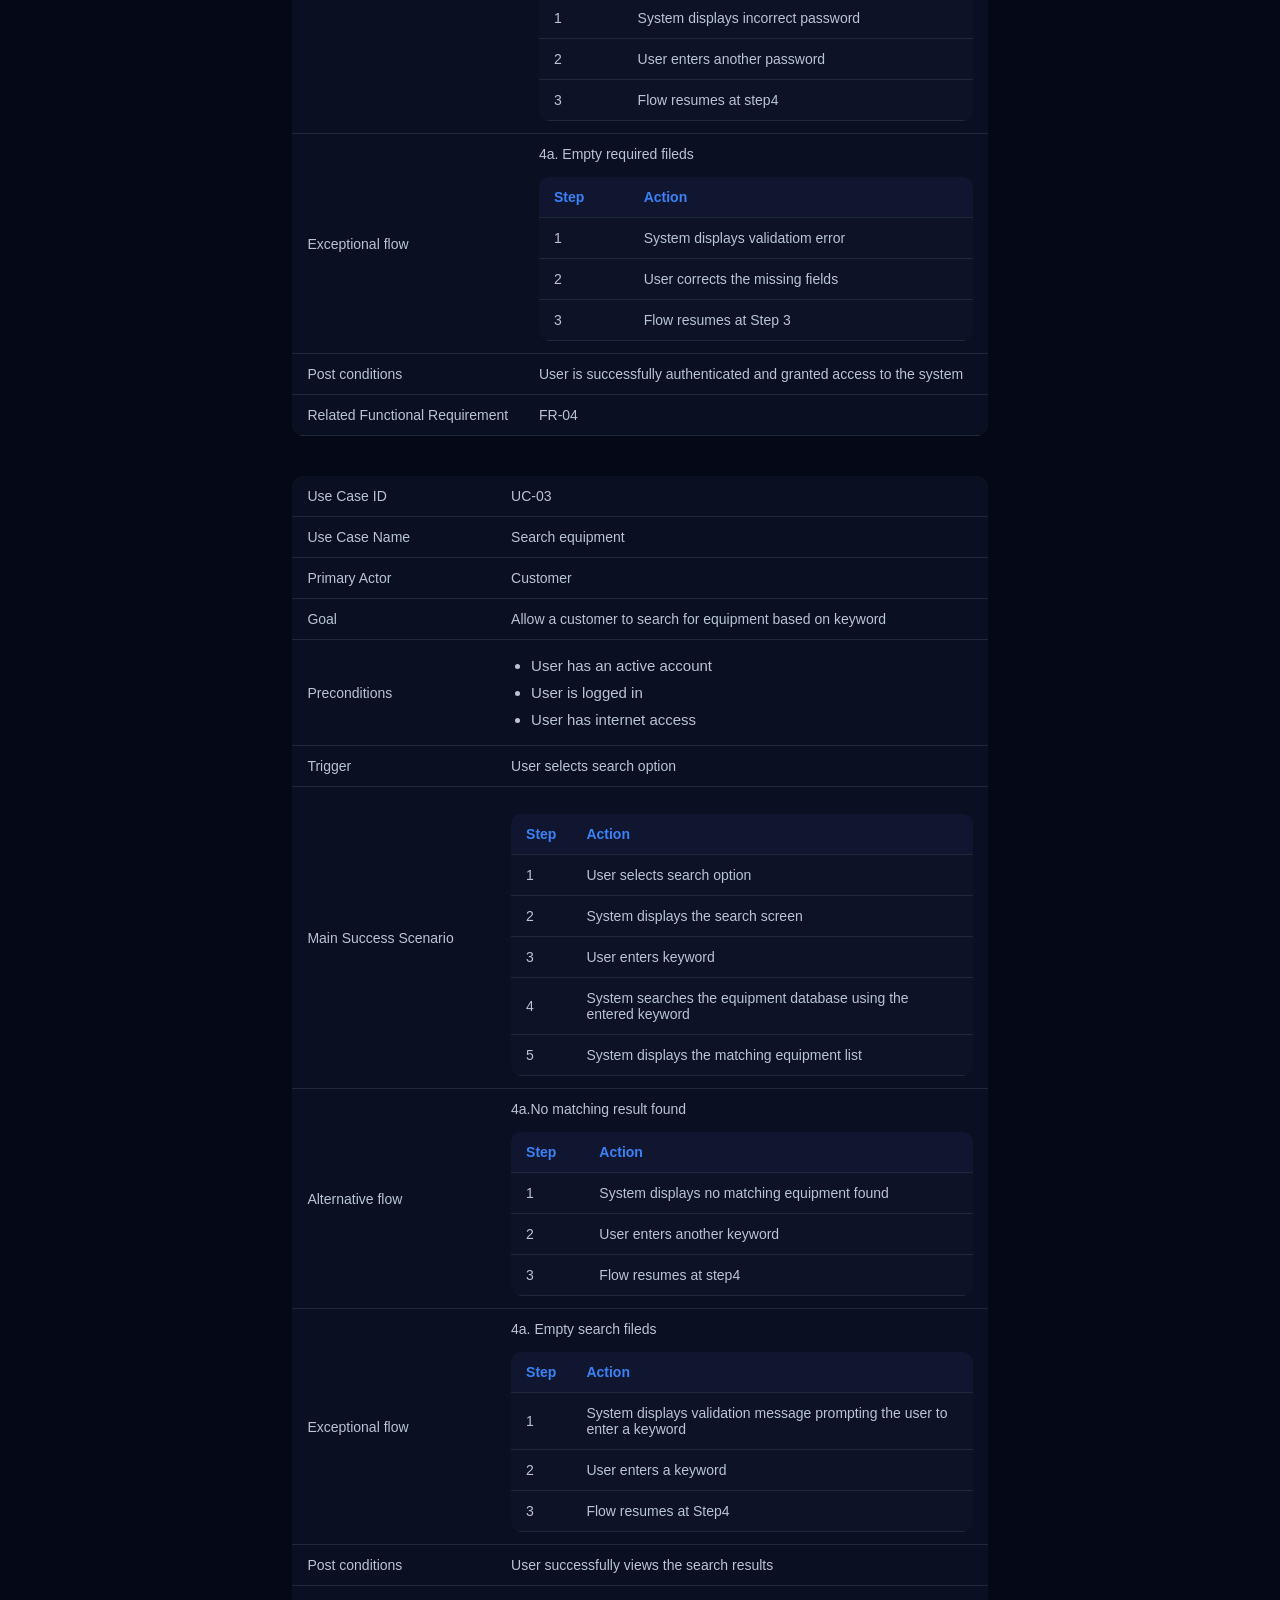
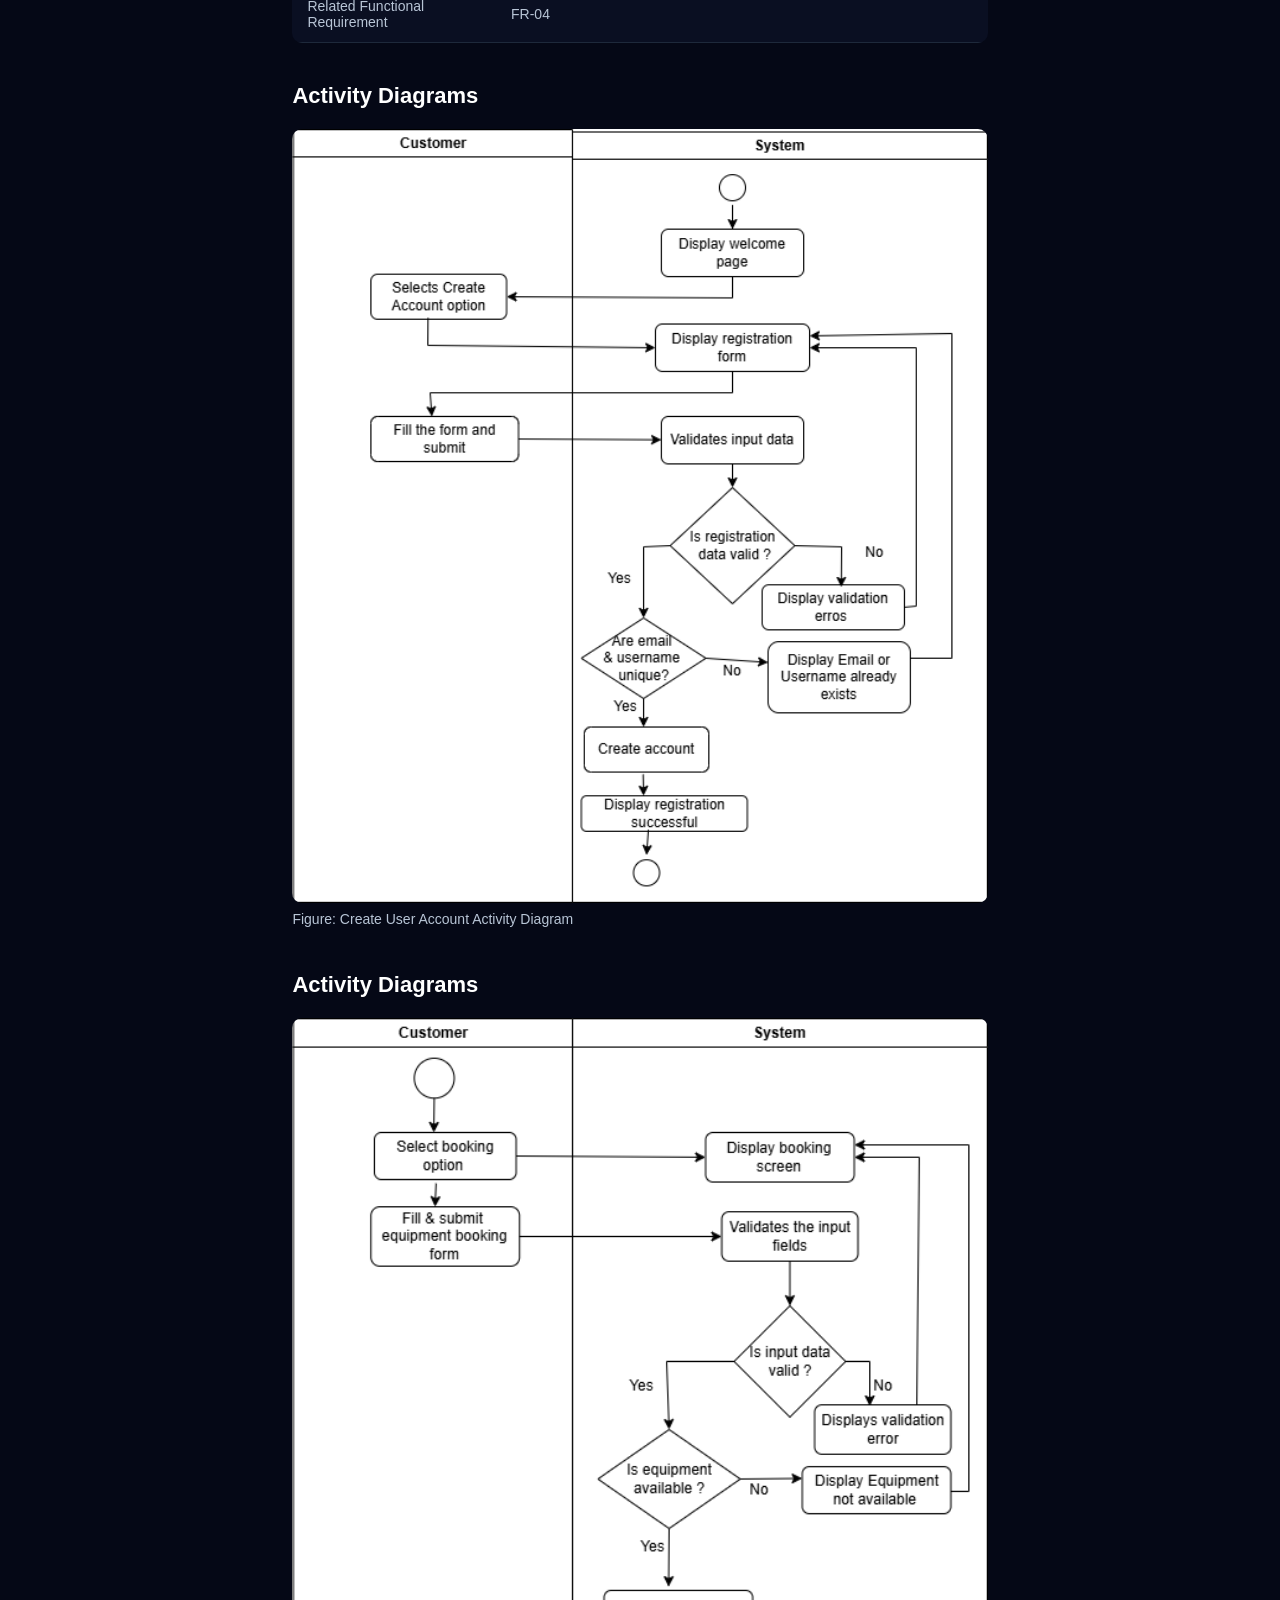
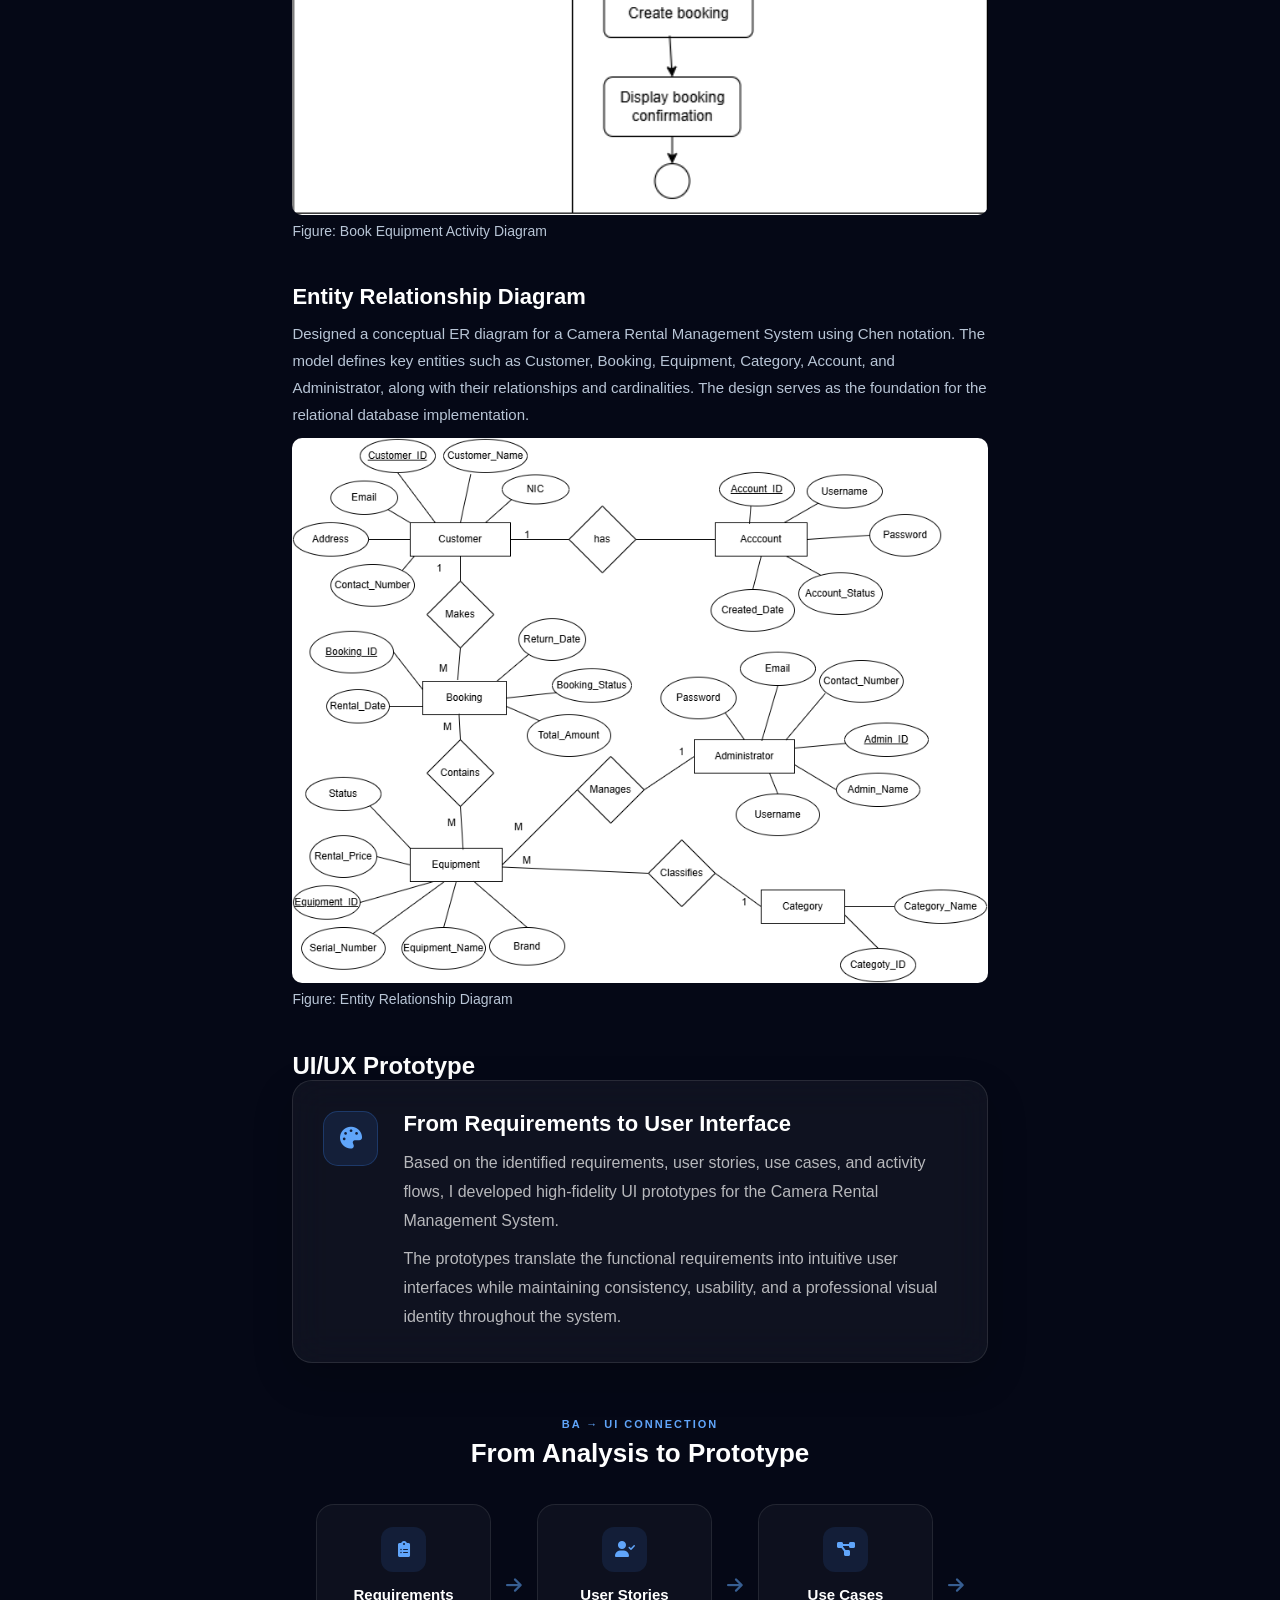
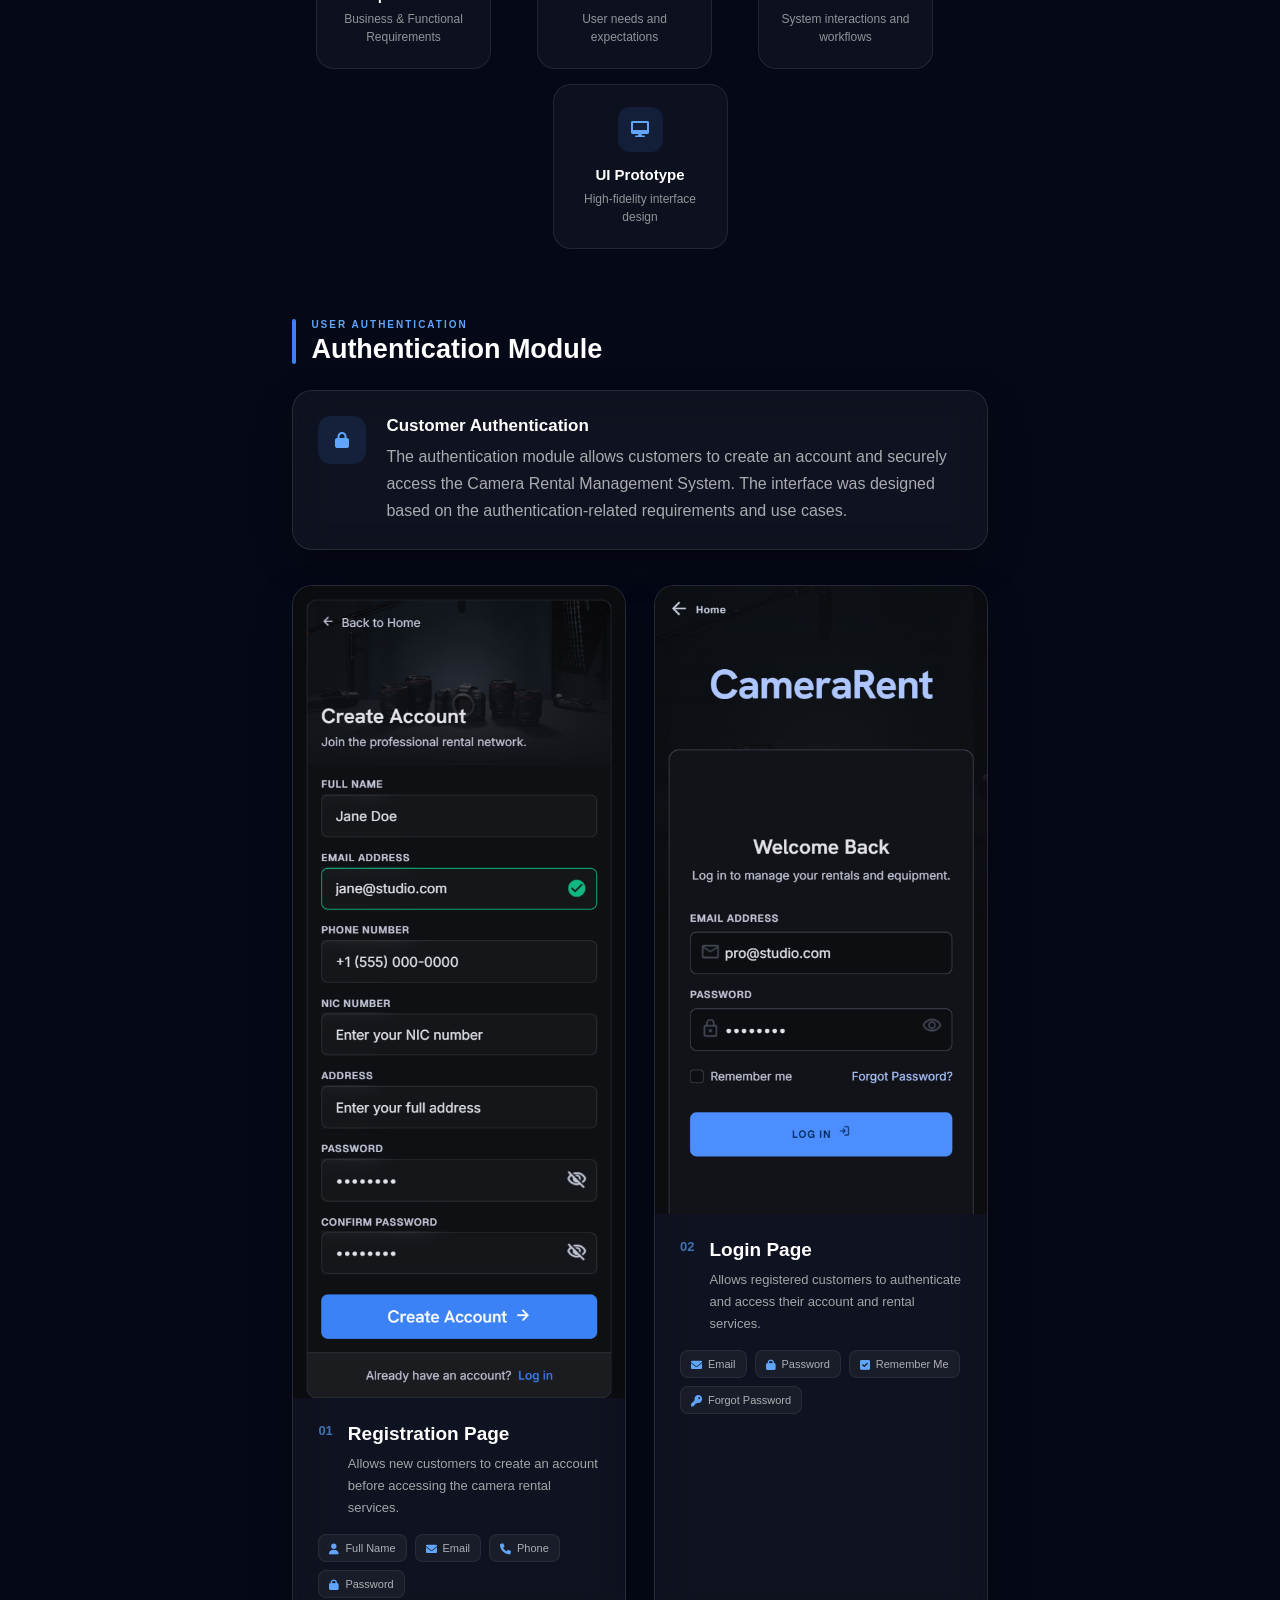
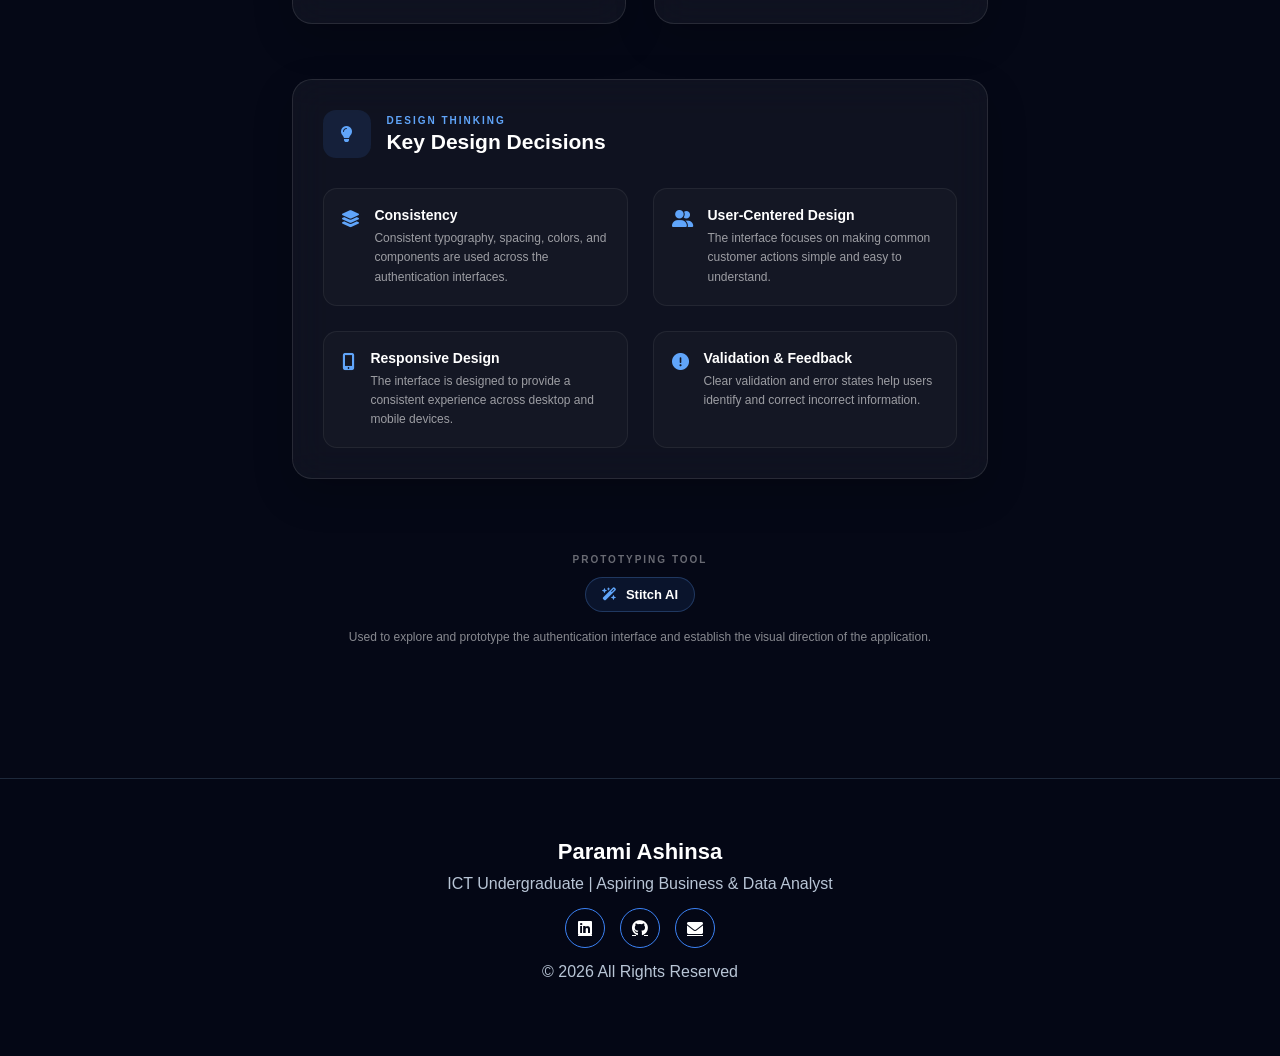
<file: Projects/camera-rental.html>
<!DOCTYPE html>
<html lang="en">
<head>
    <meta charset="UTF-8">
    <title>Camera Rental Management System | Case Study</title>
    <link rel="stylesheet" href="../css/styles.css">
    <link rel="stylesheet" href="https://cdnjs.cloudflare.com/ajax/libs/font-awesome/6.0.0/css/all.min.css">
</head>

<body>

<!-- HEADER -->
<header class="navbar">
    <div class="nav-left">

    <a href="javascript:history.back()" class="back-btn">

        <i class="fas fa-arrow-left"></i>

    </a>

    <div class="logo">

        <a href="../index.html">Parami<span>.</span></a>

    </div>

</div>

    <ul class="nav-links">
        <li><a href="../index.html">Home</a></li>
        <li><a href="../index.html#projects">Projects</a></li>
    </ul>
</header>


<!-- PROJECT HEADER -->
<section class="project-hero">

    <div class="project-title">
        <h1>Camera Rental Management System</h1>
        <p>Business Analysis Case Study</p>
    </div>

</section>


<!-- CONTENT -->
<section class="project-details">
    <div class="block">
        <h1>Executive Summery</h1>
    </div>    

     <div class="block">
        <h2>Background</h2>
        <p>
            Many customers face difficulties when renting cameras and related equipment due to limited 
            visibility of available equipment, manual booking processes and lack of booking history management.
        </p>
    </div>

    <div class="block">
        <h2>Proposed Solution</h2>
        <p>
            A camera rental management system that enables users to browse 
            available cameras, make bookings, track rental history, and manage reservations through a mobile application.
        </p>
    </div>

      <div class="block">
        <h2>Expected Benefits</h2>
       <ul>
            <li>Faster booking process</li>
            <li>Improved user experience</li>
            <li>Better inventory management</li>
            <li>Reduced manual workload</li>
       </ul>
    </div>

    <div class="block">
        <h1>Business Problem</h1>
    </div>

    <!-- 1. Current challenges -->
    <div class="block">   
        <h2>Current Challenges</h2>
        <ul>
            <li>Customers need to contact the renter manually</li>
            <li>Availability information is difficult to update and track</li>
            <li>Rental records are difficult to track</li>
            <li>Booking conflicts may occur</li>
        </ul>
    </div>

    <!-- 2. Impact-->
    <div class="block">
        <h2>Impact</h2>
        <ul>
            <li>Time consuming  operations</li>
            <li>Risks in managing bookings</li>
            <li>Customer dissatisfaction</li>
        </ul>
    </div>

    

    <!-- 3. STAKEHOLDERS -->
    <div class="block">
        <h1>Stakeholder Analysis</h1>
    </div>

    <table class="ba-table">
        <tr>
            <th>Stakeholder</th>
            <th>Role</th>
        <th>Interest</th>
        </tr>

        <tr>
            <td>Rental shop owner</td>
            <td>Business owner</td>
            <td><ul><li>Easy management of bookings </li><li>Increased revenue </li></ul></td>
        </tr>

        <tr>
            <td>Admin</td>
            <td>Manage the system</td>
            <td><ul><li>Efficient operations </li></ul></td>
        </tr>

        <tr>
            <td>Customers</td>
            <td>Rent cameras and other relevant equipment</td>
            <td><ul><li>Easy booking</li></ul></td>
        </tr>

    </table>
    <br>  

    <!-- 4. REQUIREMENTS -->

    <div class="block">
        <h1>Requirements</h1>
    </div>
    <div class="block">
        <h2>Functional Requirements</h2>

<table class="ba-table">

    <tr>
        <th>ID</th>
        <th>Requirement</th>
    </tr>

    <tr>
        <td>FR-01</td>
        <td>User registration</td>
    </tr>

     <tr>
        <td>FR-02</td>
        <td>Validate user data</td>
    </tr>

    <tr>
        <td>FR-03</td>
        <td>Creates user account</td>
    </tr>

    <tr>
        <td>FR-04</td>
        <td>User login</td>
    </tr>

    <tr>
        <td>FR-05</td>
        <td>Validates user login data</td>
    </tr>

    <tr>
        <td>FR-06</td>
        <td>Redirect to home screen</td>
    </tr>

    <tr>
        <td>FR-07</td>
        <td>View camera and relevant equipment</td>
    </tr>

    <tr>
        <td>FR-08</td>
        <td>Check for availability of the equipment</td>
    </tr>

    <tr>
        <td>FR-09</td>
        <td>Search cameras and other equipment</td>
    </tr>

    <tr>
        <td>FR-10</td>
        <td>Allow user to book an equipment</td>
    </tr>

     <tr>
        <td>FR-11</td>
        <td>Booking successful notification</td>
    </tr>

     <tr>
        <td>FR-12</td>
        <td>Save booking information in the database</td>
    </tr>

    <tr>
        <td>FR-13</td>
        <td>Cancel booking</td>
    </tr>

    <tr>
        <td>FR-14</td>
        <td>View rental history</td>
    </tr>

    <tr>
        <td>FR-15</td>
        <td>Manage user profile</td>
    </tr>

    <tr>
        <td>FR-16</td>
        <td>Add camera and other equipment</td>
    </tr>

     <tr>
        <td>FR-17</td>
        <td>Update equipment information</td>
    </tr>

    <tr>
        <td>FR-18</td>
        <td>Delete equipment information</td>
    </tr>

    <tr>
        <td>FR-19</td>
        <td>Generate reports</td>
    </tr>

    <tr>
        <td>FR-20</td>
        <td>User profile edit</td>
    </tr>

    <tr>
        <td>FR-21</td>
        <td>Delete user profile</td>
    </tr>

    <tr>
        <td>FR-22</td>
        <td>User logout</td>
    </tr>

</table>
<br><br>

<div class="block">
    <h2>Non-Functional Requirements</h2>
        <table class="ba-table">
            <tr>
                <th>ID</th>
                <th>Requirement category</th>
                <th>Requirement</th>
            </tr>

            <tr>
                <td>NFR-01</td>
                <td>Usability</td>
                <td>User shall be able to complete the registration within 3 steps</td>
            </tr>

            <tr>
                <td>NFR-02</td>
                <td>Performance</td>
                <td>Pages shall load within 5 seconds</td>
            </tr>

            <tr>
                <td>NFR-03</td>
                <td>Security</td>
                <td>Password shall be encrypted before storage</td>
            </tr>

            <tr>
                <td>NFR-04</td>
                <td>Usability</td>
                <td>User shall be able to complete the booking in 5 steps</td>
            </tr>

            <tr>
                <td>NFR-05</td>
                <td>Security</td>
                <td>Only authenticated users can access bookings</td>
            </tr>

            <tr>
                <td>NFR-06</td>
                <td>Availability</td>
                <td>System shall be available 24/7</td>
            </tr>

            <tr>
                <td>NFR-07</td>
                <td>Performance</td>
                <td>Booking requests shall process within 5 seconds</td>
            </tr>

             <tr>
                <td>NFR-08</td>
                <td>Performance</td>
                <td>The system shall display booking confirmation within 5 seconds of successful booking submission</td>
            </tr>

            <tr>
                <td>NFR-09</td>
                <td>Reliability</td>
                <td>The system shall perform automated database backups every 72 hours</td>
            </tr>

            <tr>
                <td>NFR-10</td>
                <td>Performance</td>
                <td>Stored data shall be retrieved within 5 seconds</td>
            </tr>

             <tr>
                <td>NFR-11</td>
                <td>Performance</td>
                <td>Report shall be generated within 10 seconds</td>
            </tr>


        </table>
    </div>

    <!-- 5. USE CASE SCENARIOS -->
    <div class="block">
        <h1>User Stories</h1>

        
        <ul>
            <li>As a customer, I want to create a user account as I can access to system and it’s services </li>
            <li>As a customer, I want to log in to the system as I can access booking and account management features</li>
            <li>As a customer, I want to search for cameras by category so that I can quickly find equipment that matches my needs.</li>
            <li>As a customer, I want to book equipment through the system so that reserve equipment quickly and conveniently</li>
            <li>As a customer, I want to cancel bookings so that I can modify or correct my reservation when necessary.</li>
            <li>As a customer, I want to view my rental history so that I can track my previous rentals and bookings</li>
            <li>As a customer, I want to edit profile so that my account details remain accurate and up to date</li>
            <li>As a customer, I want to view camera details so that I can compare available equipment before making a booking</li>
            <li>As a customer, I want to check equipment availability so that I can book only available items</li>
            <li>As a customer, I want to log out of the system so that my account remains secure when using shared devices</li>
            <li>As an administrator, I want to add new equipment so that customers can view newly available rental items</li>
            <li>As an administrator, I want to update equipment details so that details remain accurate and up to date</li>
            <li>As an administrator, I want to manage bookings so that rental operations remain organized</li>
            <li>As an administrator, I want to view rent history so that I can monitor customer rentals and manage rental records effectively</li>
            <li>As an administrator, I want to remove equipment from the inventory so that customers can view up to date and available equipment details only</li>
        </ul>
    </div>

     <!-- 6. BUSINESS RULES -->
    <div class="block">
        <h1>Business Rules</h1>

    <table class="ba-table">

        <tr>
            <th>ID</th>
            <th>Business Rule</th>
        </tr>

        <tr>
            <td>BR-01</td>
            <td>Users must register and authenticate before accessing protected system features</td>
        </tr>

        <tr>
            <td>BR-02</td>
            <td>Each user must register with a unique email address and username</td>
        </tr>

        <tr>
            <td>BR-03</td>
            <td>The password must contain at least 8 characters including letters, numbers and symbols</td>
        </tr>

        <tr>
            <td>BR-04</td>
            <td>Users may only book equipment that is available for the selected rental period</td>
        </tr>

        <tr>
            <td>BR-05</td>
            <td>Only administrators can add, update or delete equipment</td>
        </tr>

        <tr>
            <td>BR-06</td>
            <td>Only administrators may generate monthly rental reports</td>
        </tr>

        <tr>
            <td>BR-07</td>
            <td>The rental end date must be later than the rental start date</td>
        </tr>

        <tr>
            <td>BR-08</td>
            <td>A customer may not have overlapping bookings for the same rental period</td>
        </tr>

        <tr>
            <td>BR-09</td>
            <td>Cancelled bookings shall release the equipment for future reservations</td>
        </tr>

        <tr>
            <td>BR-10</td>
            <td>Users may edit only their own profile information</td>
        </tr>

        <tr>
            <td>BR-11</td>
            <td>Deleted user accounts shall no longer be able to access the system</td>
        </tr>

</table>
</div>

    <!-- 7. USE CASE DIAGRAM -->
    <div class="block">
        <h1>Use Case Diagram</h1>

        <img src="../images/UseCaseDiagram.png" alt="Use Case Diagram"
             style="width:100%; border-radius:10px; margin-top:10px;">

        <p style="color:#B8C5D6; font-size:14px;">
            Figure: Camera Rental System Use Case Diagram
        </p>
    </div>

    <!-- 6. USE CASE SPECIFICATIONS -->
     <div class="block">
        <h1>Use Case Specifications</h1>
     </div>
    <div class="block">
        <table class="ba-table">
            <tr>
                <td>Use Case ID</td>
                <td>UC-01</td>
            </tr>

            <tr>
                <td>Use Case Name</td>
                <td>Create Account</td>
            </tr>

            <tr>
                <td>Primary Actor</td>
                <td>Customer</td>
            </tr>

            <tr>
                <td>Goal</td>
                <td>Allow new user to create an account</td>
            </tr>

            <tr>
                <td>Preconditions</td>
                <td><ul><li>User is not already registered </li><li>User has internet access</li></ul></td>
            </tr>

            <tr>
                <td>Trigger</td>
                <td>User selects the create account option</td>
            </tr>

            <tr>
                <td>Main Success Scenario</td>
                <td>
                    <table class="ba-table">
                        <tr>
                            <th>Step</th>
                            <th>Action</th>
                        </tr>

                        <tr>
                            <td>1</td>
                            <td>User selects the create account option</td>
                        </tr>

                        <tr>
                            <td>2</td>
                            <td> System displays the user registration form</td>
                        </tr>

                        <tr>
                            <td>3</td>
                            <td> User enters username</td>
                        </tr>

                        <tr>
                            <td>4</td>
                            <td> User enters email address</td>
                        </tr>

                        <tr>
                            <td>5</td>
                            <td> User enters password</td>
                        </tr>

                        <tr>
                            <td>6</td>
                            <td> User enters confirm password</td>
                        </tr>

                        <tr>
                            <td>7</td>
                            <td>System validates the inputs</td>
                        </tr>

                        <tr>
                            <td>8</td>
                            <td>ystem checks whether the username is unique</td>
                        </tr>

                        <tr>
                            <td>9</td>
                            <td>System checks whether the email address is unique</td>
                        </tr>

                        <tr>
                            <td>10</td>
                            <td>System stores the user details</td>
                        </tr>

                        <tr>
                            <td>11</td>
                            <td>ystem displays account successfully created message</td>
                        </tr>
                    </table>

                <tr>
                    <td>Alternative flow</td>
                    <td>8a. User name already exist<br>
                        <table class="ba-table">
                            <tr>
                                <th>Step</th>
                                <th>Action</th>
                            </tr>
                            <tr>
                                <td>1</td>
                                <td>System displays username already taken</td>
                            </tr>
                            <tr>
                                <td>2</td>
                                <td>User enters another username</td>
                            </tr>
                            <tr>
                                <td>3</td>
                                <td>Flow resumes at step3</td>
                            </tr>
                        </table>
                        <p> 9a. Email address already exists </p>
                        <table class="ba-table">
                            <tr>
                                <th>Step</th>
                                <th>Action</th>
                            </tr>
                            <tr>
                                <td>1</td>
                                <td>System displays email address already taken</td>
                            </tr>
                            <tr>
                                <td>2</td>
                                <td>User enters another email address</td>
                            </tr>
                            <tr>
                                <td>3</td>
                                <td>Flow resumes at step4</td>
                            </tr>
                        </table>
                    </td>
                </tr>
                <tr>
                    <td>Exceptional flow</td>
                    <td>6a. Empty fileds<br>
                        <table class="ba-table">
                            <tr>
                                <th>Step</th>
                                <th>Action</th>
                            </tr>
                            <tr>
                                <td>1</td>
                                <td>System displays validatiom error</td>
                            </tr>
                            <tr>
                                <td>2</td>
                                <td>Registration is cancelled until corrected</td>
                            </tr>
                        </table>
                    </td>
                </tr>
                <tr>
                    <td>Post conditions</td>
                    <td><ul><li>A new account is created.</li><li>User information is stored.</li></ul></td>
                </tr>
                <tr>
                    <td>Related Functional Requirement</td>
                    <td>FR-03</td>
                </tr>    
                </td>
            </tr>
        </table>
    </div>

   
    </div>

    <!--Use Case Specification 2-->

<div class="block">
        <table class="ba-table">
            <tr>
                <td>Use Case ID</td>
                <td>UC-02</td>
            </tr>

            <tr>
                <td>Use Case Name</td>
                <td>User Log in</td>
            </tr>

            <tr>
                <td>Primary Actor</td>
                <td>Customer</td>
            </tr>

            <tr>
                <td>Goal</td>
                <td>Allow a user to access system features</td>
            </tr>

            <tr>
                <td>Preconditions</td>
                <td><ul><li>User has a registered and active account</li>
                    <li>User has internet access</li>
                    <li>The login page is available</li>
                </ul></td>
            </tr>

            <tr>
                <td>Trigger</td>
                <td>User selects the log in option</td>
            </tr>

            <tr>
                <td>Main Success Scenario</td>
                <td>
                    <table class="ba-table">
                        <tr>
                            <th>Step</th>
                            <th>Action</th>
                        </tr>

                        <tr>
                            <td>1</td>
                            <td>User selects log in option</td>
                        </tr>

                        <tr>
                            <td>2</td>
                            <td> System displays the log in page</td>
                        </tr>

                        <tr>
                            <td>3</td>
                            <td> User enters username or email</td>
                        </tr>

                        <tr>
                            <td>4</td>
                            <td> User enters password</td>
                        </tr>

                        <tr>
                            <td>5</td>
                            <td> User submits the log in form</td>
                        </tr>

                        <tr>
                            <td>6</td>
                            <td>System validates the inputs</td>
                        </tr>

                        <tr>
                            <td>7</td>
                            <td>System authenticate the user</td>
                        </tr>

                        <tr>
                            <td>8</td>
                            <td>System redirects the user to the dashboard/home page</td>
                        </tr>
                    </table>

                <tr>
                    <td>Alternative flow</td>
                    <td>3a. User name already exist<br>
                        <table class="ba-table">
                            <tr>
                                <th>Step</th>
                                <th>Action</th>
                            </tr>
                            <tr>
                                <td>1</td>
                                <td>System displays an error message</td>
                            </tr>
                            <tr>
                                <td>2</td>
                                <td>User enters a valid username/email</td>
                            </tr>
                            <tr>
                                <td>3</td>
                                <td>Flow resumes at step4</td>
                            </tr>
                        </table>
                        <p> 3a. Incorrect password</p>
                        <table class="ba-table">
                            <tr>
                                <th>Step</th>
                                <th>Action</th>
                            </tr>
                            <tr>
                                <td>1</td>
                                <td>System displays incorrect password</td>
                            </tr>
                            <tr>
                                <td>2</td>
                                <td>User enters another password</td>
                            </tr>
                            <tr>
                                <td>3</td>
                                <td>Flow resumes at step4</td>
                            </tr>
                        </table>
                    </td>
                </tr>
                <tr>
                    <td>Exceptional flow</td>
                    <td>4a. Empty required fileds<br>
                        <table class="ba-table">
                            <tr>
                                <th>Step</th>
                                <th>Action</th>
                            </tr>
                            <tr>
                                <td>1</td>
                                <td>System displays validatiom error</td>
                            </tr>
                            <tr>
                                <td>2</td>
                                <td>User corrects the missing fields</td>
                            </tr>
                            <tr>
                                <td>3</td>
                                <td>Flow resumes at Step 3</td>
                            </tr>
                        </table>
                    </td>
                </tr>
                <tr>
                    <td>Post conditions</td>
                    <td>User is successfully authenticated and granted access to the system</td>
                </tr>
                <tr>
                    <td>Related Functional Requirement</td>
                    <td>FR-04</td>
                </tr>    
                </td>
            </tr>
        </table>
    </div>

   
    </div>

        <!--Use Case Specification 3-->

<div class="block">
        <table class="ba-table">
            <tr>
                <td>Use Case ID</td>
                <td>UC-03</td>
            </tr>

            <tr>
                <td>Use Case Name</td>
                <td>Search equipment</td>
            </tr>

            <tr>
                <td>Primary Actor</td>
                <td>Customer</td>
            </tr>

            <tr>
                <td>Goal</td>
                <td>Allow a customer to search for equipment based on keyword</td>
            </tr>

            <tr>
                <td>Preconditions</td>
                <td><ul><li>User has an active account</li>
                    <li>User is logged in</li>
                    <li>User has internet access</li>
                </ul></td>
            </tr>

            <tr>
                <td>Trigger</td>
                <td>User selects search option</td>
            </tr>

            <tr>
                <td>Main Success Scenario</td>
                <td>
                    <table class="ba-table">
                        <tr>
                            <th>Step</th>
                            <th>Action</th>
                        </tr>

                        <tr>
                            <td>1</td>
                            <td>User selects search option</td>
                        </tr>

                        <tr>
                            <td>2</td>
                            <td>System displays the search screen</td>
                        </tr>

                        <tr>
                            <td>3</td>
                            <td> User enters keyword</td>
                        </tr>

                        <tr>
                            <td>4</td>
                            <td>System searches the equipment database using the entered keyword</td>
                        </tr>

                        <tr>
                            <td>5</td>
                            <td>System displays the matching equipment list</td>
                        </tr>
                    </table>

                <tr>
                    <td>Alternative flow</td>
                    <td>4a.No matching result found<br>
                        <table class="ba-table">
                            <tr>
                                <th>Step</th>
                                <th>Action</th>
                            </tr>
                            <tr>
                                <td>1</td>
                                <td>System displays no matching equipment found</td>
                            </tr>
                            <tr>
                                <td>2</td>
                                <td>User enters another keyword</td>
                            </tr>
                            <tr>
                                <td>3</td>
                                <td>Flow resumes at step4</td>
                            </tr>
                        </table>
                    </td>
                </tr>
                <tr>
                    <td>Exceptional flow</td>
                    <td>4a. Empty search fileds<br>
                        <table class="ba-table">
                            <tr>
                                <th>Step</th>
                                <th>Action</th>
                            </tr>
                            <tr>
                                <td>1</td>
                                <td>System displays validation message prompting the user to enter a keyword</td>
                            </tr>
                            <tr>
                                <td>2</td>
                                <td>User enters a keyword</td>
                            </tr>
                            <tr>
                                <td>3</td>
                                <td>Flow resumes at Step4</td>
                            </tr>
                        </table>
                    </td>
                </tr>
                <tr>
                    <td>Post conditions</td>
                    <td>User successfully views the search results</td>
                </tr>
                <tr>
                    <td>Related Functional Requirement</td>
                    <td>FR-04</td>
                </tr>    
                </td>
            </tr>
        </table>
    </div>

   
    </div>

    <!-- 7. ACTIVITY DIAGRAM -->
    <div class="block">
        <h2>Activity Diagrams</h2>

        <img src="../images/AD_createAccount.png" alt="Use Case Diagram"
             style="width:100%; border-radius:10px; margin-top:10px;">

        <p style="color:#B8C5D6; font-size:14px;">
            Figure: Create User Account Activity Diagram
        </p>
    </div>

    <div class="block">
        <h2>Activity Diagrams</h2>

        <img src="../images/AD_BookEquipment.png" alt="Use Case Diagram"
             style="width:100%; border-radius:10px; margin-top:10px;">

        <p style="color:#B8C5D6; font-size:14px;">
            Figure: Book Equipment Activity Diagram
        </p>
    </div>

     <!-- 9. ER DIAGRAM -->
    <div class="block">
        <h2>Entity Relationship Diagram</h2>

        <p>
            Designed a conceptual ER diagram for a Camera Rental Management System using Chen 
            notation. The model defines key entities such as Customer, Booking, Equipment,
            Category, Account, and Administrator, along with their relationships and
            cardinalities. The design serves as the foundation for the relational database 
            implementation.
        </p>

        <img src="../images/ER_CameraRental.png" alt="Use Case Diagram"
             style="width:100%; border-radius:10px; margin-top:10px;">

        <p style="color:#B8C5D6; font-size:14px;">
            Figure: Entity Relationship Diagram
        </p>
    </div>

    <!-- =========================
     UI/UX PROTOTYPE SECTION
========================= -->
<section class="case-study-section uiux-section" id="uiux-prototype">

    <div class="section-heading">
        <div>
            <!--<p class="section-label">SOLUTION DESIGN</p>-->
            <h2>UI/UX <span>Prototype</span></h2>
        </div>
    </div>

    <div class="section-intro glass-card">
        <div class="intro-icon">
            <i class="fas fa-palette"></i>
        </div>

        <div class="intro-content">
            <h3>From Requirements to User Interface</h3>

            <p>
                Based on the identified requirements, user stories, use cases,
                and activity flows, I developed high-fidelity UI prototypes
                for the Camera Rental Management System.
            </p>

            <p>
                The prototypes translate the functional requirements into
                intuitive user interfaces while maintaining consistency,
                usability, and a professional visual identity throughout
                the system.
            </p>
        </div>
    </div>


    <!-- =========================
         BA TRACEABILITY FLOW
    ========================= -->
    <div class="traceability-container">

        <div class="traceability-title">
            <span>BA → UI CONNECTION</span>
            <h3>From Analysis to Prototype</h3>
        </div>

        <div class="traceability-flow">

            <div class="trace-item">
                <div class="trace-icon">
                    <i class="fas fa-clipboard-list"></i>
                </div>
                <h4>Requirements</h4>
                <p>Business & Functional Requirements</p>
            </div>

            <div class="trace-arrow">
                <i class="fas fa-arrow-right"></i>
            </div>

            <div class="trace-item">
                <div class="trace-icon">
                    <i class="fas fa-user-check"></i>
                </div>
                <h4>User Stories</h4>
                <p>User needs and expectations</p>
            </div>

            <div class="trace-arrow">
                <i class="fas fa-arrow-right"></i>
            </div>

            <div class="trace-item">
                <div class="trace-icon">
                    <i class="fas fa-project-diagram"></i>
                </div>
                <h4>Use Cases</h4>
                <p>System interactions and workflows</p>
            </div>

            <div class="trace-arrow">
                <i class="fas fa-arrow-right"></i>
            </div>

            <div class="trace-item">
                <div class="trace-icon">
                    <i class="fas fa-desktop"></i>
                </div>
                <h4>UI Prototype</h4>
                <p>High-fidelity interface design</p>
            </div>

        </div>
    </div>


    <!-- =========================
         AUTHENTICATION MODULE
    ========================= -->
    <div class="subsection-heading">
        <span class="subsection-line"></span>
        <div>
            <p>USER AUTHENTICATION</p>
            <h3>Authentication Module</h3>
        </div>
    </div>

    <div class="module-description glass-card">

        <div class="module-icon">
            <i class="fas fa-lock"></i>
        </div>

        <div>
            <h4>Customer Authentication</h4>

            <p>
                The authentication module allows customers to create an
                account and securely access the Camera Rental Management
                System. The interface was designed based on the
                authentication-related requirements and use cases.
            </p>
        </div>

    </div>


    <!-- =========================
         PROTOTYPE CARDS
    ========================= -->
    <div class="prototype-grid">

        <!-- Registration -->
        <article class="prototype-card glass-card">

            <div class="prototype-image-wrapper">

                <!-- Replace this path with your actual image -->
                <img 
                    src="../images/camera-rental-registration.png"
                    alt="Camera Rental Management System registration page prototype"
                    class="prototype-image"
                >

                <div class="prototype-overlay">
                    <span>
                        <i class="fas fa-expand"></i>
                        Registration Prototype
                    </span>
                </div>

            </div>

            <div class="prototype-content">

                <div class="prototype-number">01</div>

                <div>
                    <h3>Registration Page</h3>

                    <p>
                        Allows new customers to create an account before
                        accessing the camera rental services.
                    </p>
                </div>

            </div>

            <div class="prototype-features">

                <span>
                    <i class="fas fa-user"></i>
                    Full Name
                </span>

                <span>
                    <i class="fas fa-envelope"></i>
                    Email
                </span>

                <span>
                    <i class="fas fa-phone"></i>
                    Phone
                </span>

                <span>
                    <i class="fas fa-lock"></i>
                    Password
                </span>

            </div>

        </article>


        <!-- Login -->
        <article class="prototype-card glass-card">

            <div class="prototype-image-wrapper">

                <!-- Replace this path with your actual image -->
                <img 
                    src="../images/camera-rental-login.png"
                    alt="Camera Rental Management System login page prototype"
                    class="prototype-image"
                >

                <div class="prototype-overlay">
                    <span>
                        <i class="fas fa-expand"></i>
                        Login Prototype
                    </span>
                </div>

            </div>

            <div class="prototype-content">

                <div class="prototype-number">02</div>

                <div>
                    <h3>Login Page</h3>

                    <p>
                        Allows registered customers to authenticate and
                        access their account and rental services.
                    </p>
                </div>

            </div>

            <div class="prototype-features">

                <span>
                    <i class="fas fa-envelope"></i>
                    Email
                </span>

                <span>
                    <i class="fas fa-lock"></i>
                    Password
                </span>

                <span>
                    <i class="fas fa-check-square"></i>
                    Remember Me
                </span>

                <span>
                    <i class="fas fa-key"></i>
                    Forgot Password
                </span>

            </div>

        </article>

    </div>


    <!-- =========================
         DESIGN DECISIONS
    ========================= -->
    <div class="design-decisions glass-card">

        <div class="decision-heading">
            <div class="decision-icon">
                <i class="fas fa-lightbulb"></i>
            </div>

            <div>
                <p>DESIGN THINKING</p>
                <h3>Key Design Decisions</h3>
            </div>
        </div>

        <div class="decision-grid">

            <div class="decision-item">
                <i class="fas fa-layer-group"></i>
                <div>
                    <h4>Consistency</h4>
                    <p>
                        Consistent typography, spacing, colors, and
                        components are used across the authentication
                        interfaces.
                    </p>
                </div>
            </div>

            <div class="decision-item">
                <i class="fas fa-user-friends"></i>
                <div>
                    <h4>User-Centered Design</h4>
                    <p>
                        The interface focuses on making common customer
                        actions simple and easy to understand.
                    </p>
                </div>
            </div>

            <div class="decision-item">
                <i class="fas fa-mobile-alt"></i>
                <div>
                    <h4>Responsive Design</h4>
                    <p>
                        The interface is designed to provide a consistent
                        experience across desktop and mobile devices.
                    </p>
                </div>
            </div>

            <div class="decision-item">
                <i class="fas fa-exclamation-circle"></i>
                <div>
                    <h4>Validation & Feedback</h4>
                    <p>
                        Clear validation and error states help users
                        identify and correct incorrect information.
                    </p>
                </div>
            </div>

        </div>

    </div>


    <!-- =========================
         TOOL USED
    ========================= -->
    <div class="prototype-tool">

        <span class="tool-label">PROTOTYPING TOOL</span>

        <div class="tool-badge">
            <i class="fas fa-wand-magic-sparkles"></i>
            <span>Stitch AI</span>
        </div>

        <p>
            Used to explore and prototype the authentication interface
            and establish the visual direction of the application.
        </p>

    </div>

</section>

</section>



<!-- ================= FOOTER ================= -->
<footer class="footer">

    <div class="footer-content">

        <h3>Parami Ashinsa</h3>

        <p>
            ICT Undergraduate | Aspiring Business & Data Analyst
        </p>

        <div class="footer-socials">

            <a href="https://www.linkedin.com/in/paramiashinsa" target="_blank">
                <i class="fab fa-linkedin"></i>
            </a>
            <a href="https://github.com/Parami2002067"><i class="fab fa-github"></i></a>
            <a href="mailto:ashinsaparami2002@gmail.com">
                <i class="fas fa-envelope"></i>
            </a>

        </div>

        <p class="copyright">
            © 2026 All Rights Reserved
        </p>

    </div>

</footer>

</body>
</html>
</file>
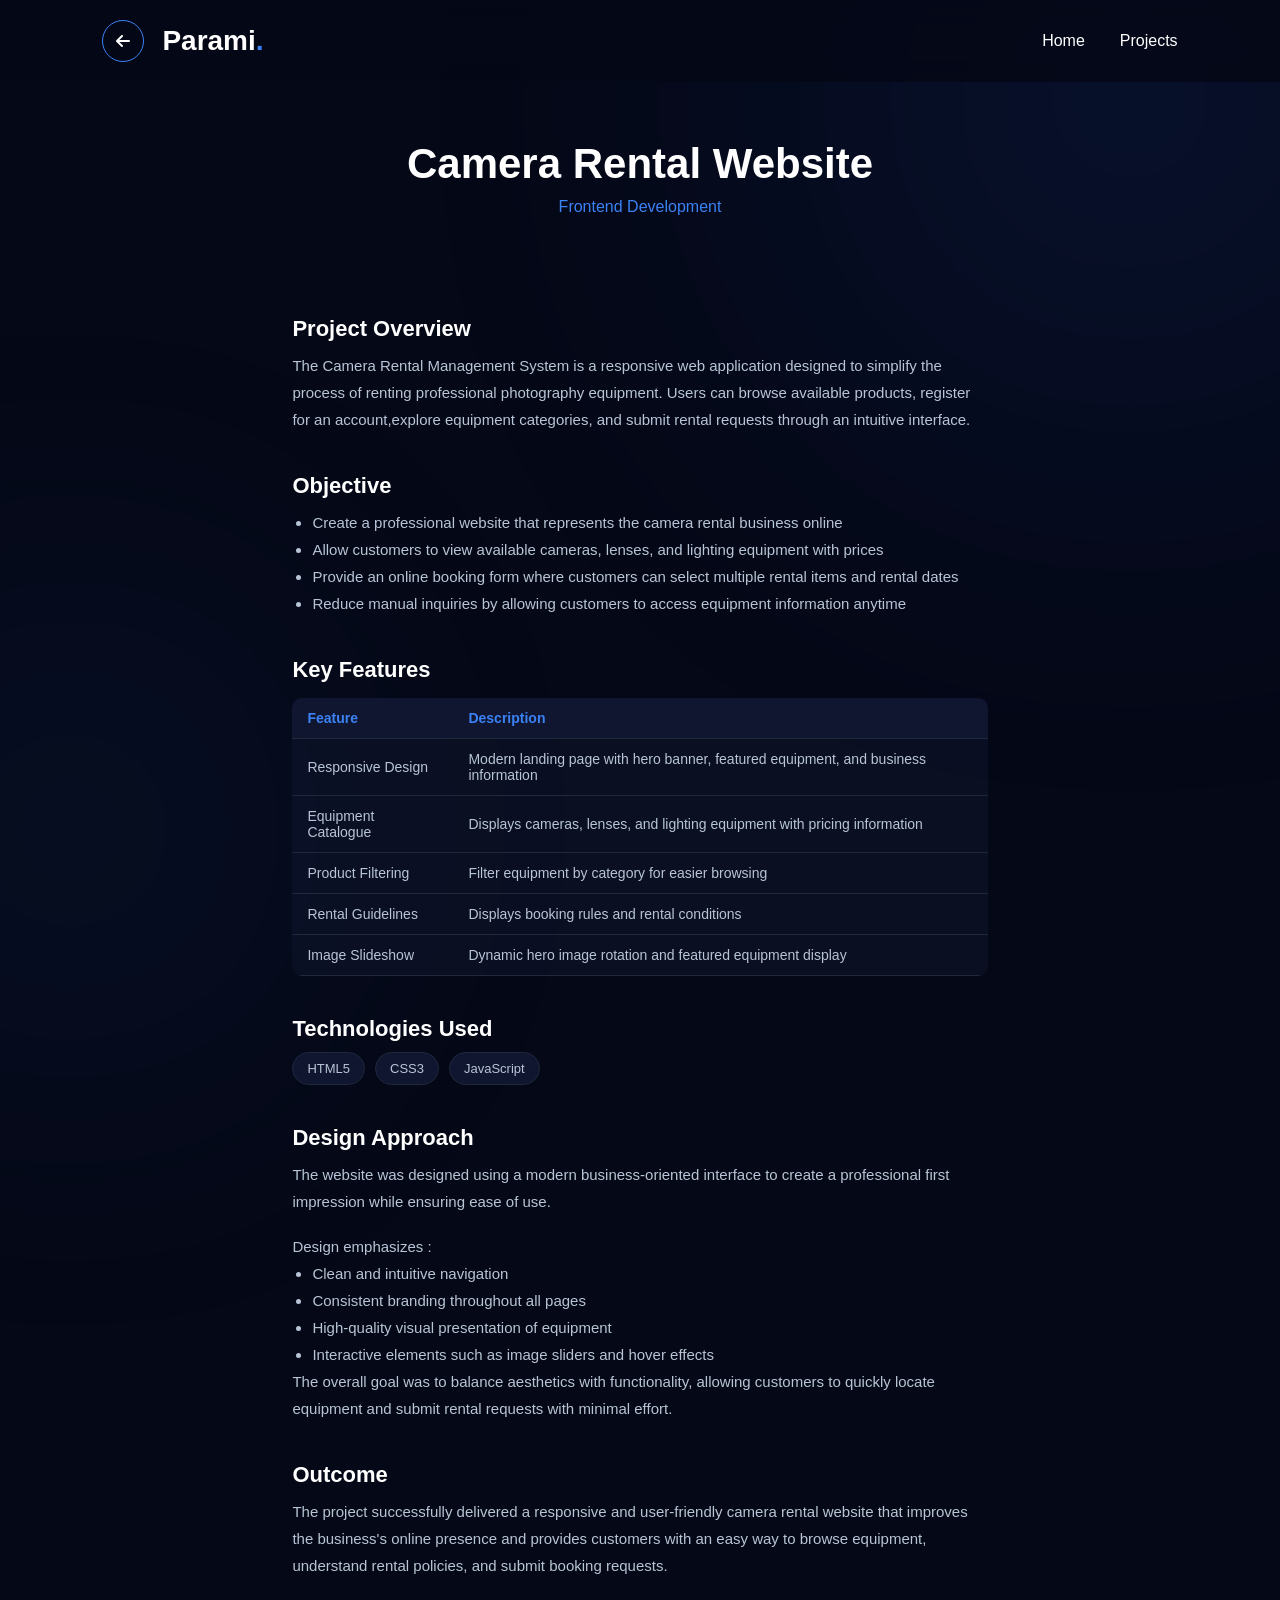
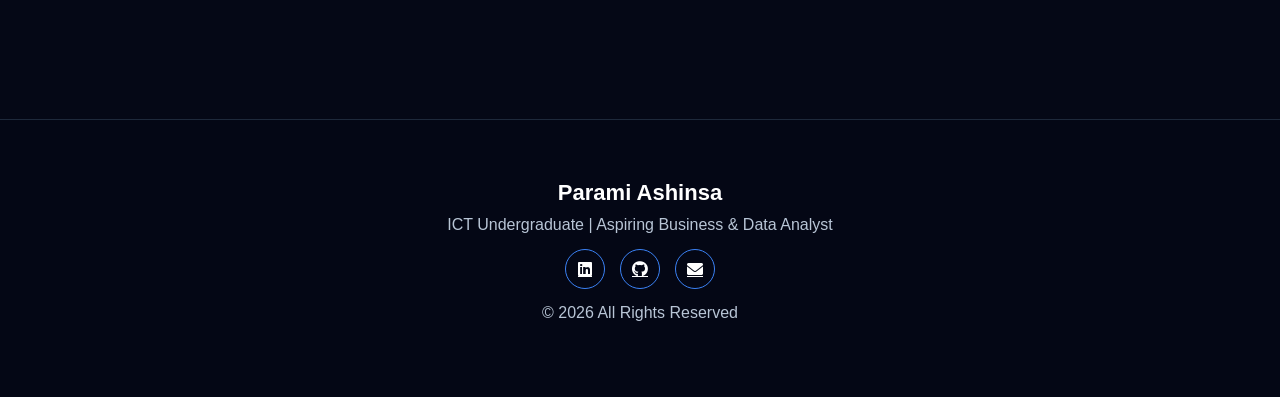
<file: Projects/cameraRental-website.html>
<!DOCTYPE html>
<html lang="en">
<head>
    <meta charset="UTF-8">
    <title>Camera Rental Website | Case Study</title>
    <link rel="stylesheet" href="../css/styles.css">
    <link rel="stylesheet" href="https://cdnjs.cloudflare.com/ajax/libs/font-awesome/6.0.0/css/all.min.css">
    
</head>

<body>

<!-- NAV -->
<header class="navbar">
    <div class="nav-left">

    <a href="javascript:history.back()" class="back-btn">

        <i class="fas fa-arrow-left"></i>

    </a>

    <div class="logo">

        <a href="../index.html">Parami<span>.</span></a>

    </div>

</div>

    <ul class="nav-links">
        <li><a href="../index.html">Home</a></li>
        <li><a href="../index.html#projects">Projects</a></li>
    </ul>
</header>

<!-- HERO -->
<section class="project-hero">
    <div class="project-title">
        <h1>Camera Rental Website</h1>
        <p>Frontend Development</p>
    </div>
</section>

<!-- CONTENT -->
<section class="project-details">

    <!-- OVERVIEW -->
    <div class="block">
        <h2>Project Overview</h2>
        <p>
            The Camera Rental Management System is a responsive web 
            application designed to simplify the process of renting professional 
            photography equipment. Users can browse available products, register 
            for an account,explore equipment categories, and submit rental 
            requests through an intuitive interface.
        </p>
    </div>

    <!-- OBJECTIVE -->
    <div class="block">
        <h2>Objective</h2>
        <ul>
            <li>Create a professional website that represents the camera rental business online</li>
            <li>Allow customers to view available cameras, lenses, and lighting equipment with prices</li>
            <li>Provide an online booking form where customers can select multiple rental items and rental dates</li>
            <li>Reduce manual inquiries by allowing customers to access equipment information anytime</li>
        </ul>
    </div>

    <!-- FEATURES -->
    <div class="block">
        <h2>Key Features</h2>

        <table class="ba-table">

            <tr>
                <th>Feature</th>
                <th>Description</th>
            </tr>

            <tr>
                <td>Responsive Design</td>
                <td>Modern landing page with hero banner, featured equipment, and business information</td>
            </tr>

            <tr>
                <td>Equipment Catalogue</td>
                <td>Displays cameras, lenses, and lighting equipment with pricing information</td>
            </tr>

            <tr>
                <td>Product Filtering</td>
                <td>Filter equipment by category for easier browsing</td>
            </tr>

            <tr>
                <td>Rental Guidelines</td>
                <td>Displays booking rules and rental conditions</td>
            </tr>

            <tr>
                <td>Image Slideshow</td>
                <td>Dynamic hero image rotation and featured equipment display</td>
            </tr>

        </table>
    </div>

    <!-- TECHNOLOGIES -->
    <div class="block">
        <h2>Technologies Used</h2>

        <div class="tech-list">
            <span>HTML5</span>
            <span>CSS3</span>
            <span>JavaScript</span>
        </div>
    </div>

    <!-- DESIGN APPROACH -->
    <div class="block">
        <h2>Design Approach</h2>
        <p>
          The website was designed using a modern business-oriented 
          interface to create a professional first impression while ensuring ease of use.
        </p><br>
        <p>Design emphasizes : </p>
        <ul>
            <li>Clean and intuitive navigation</li>
            <li>Consistent branding throughout all pages</li>
            <li>High-quality visual presentation of equipment</li>
            <li>Interactive elements such as image sliders and hover effects</li>
        </ul>
        <p>
            The overall goal was to balance aesthetics with functionality, allowing customers to quickly 
           locate equipment and submit rental requests with minimal effort.
        </p>
    </div>

    <!-- OUTCOME -->
    <div class="block">
        <h2>Outcome</h2>
        <p>
            The project successfully delivered a responsive and user-friendly camera 
            rental website that improves the business's online presence and provides customers with 
            an easy way to browse equipment, understand rental policies, and submit booking requests.
        </p>
    </div>

</section>

<!-- ================= FOOTER ================= -->
<footer class="footer">

    <div class="footer-content">

        <h3>Parami Ashinsa</h3>

        <p>
            ICT Undergraduate | Aspiring Business & Data Analyst
        </p>

        <div class="footer-socials">

            <a href="https://www.linkedin.com/in/paramiashinsa" target="_blank">
                <i class="fab fa-linkedin"></i>
            </a>
            <a href="https://github.com/Parami2002067"><i class="fab fa-github"></i></a>
            <a href="mailto:ashinsaparami2002@gmail.com">
                <i class="fas fa-envelope"></i>
            </a>

        </div>

        <p class="copyright">
            © 2026 All Rights Reserved
        </p>

    </div>

</footer>

</body>
</html>
</file>
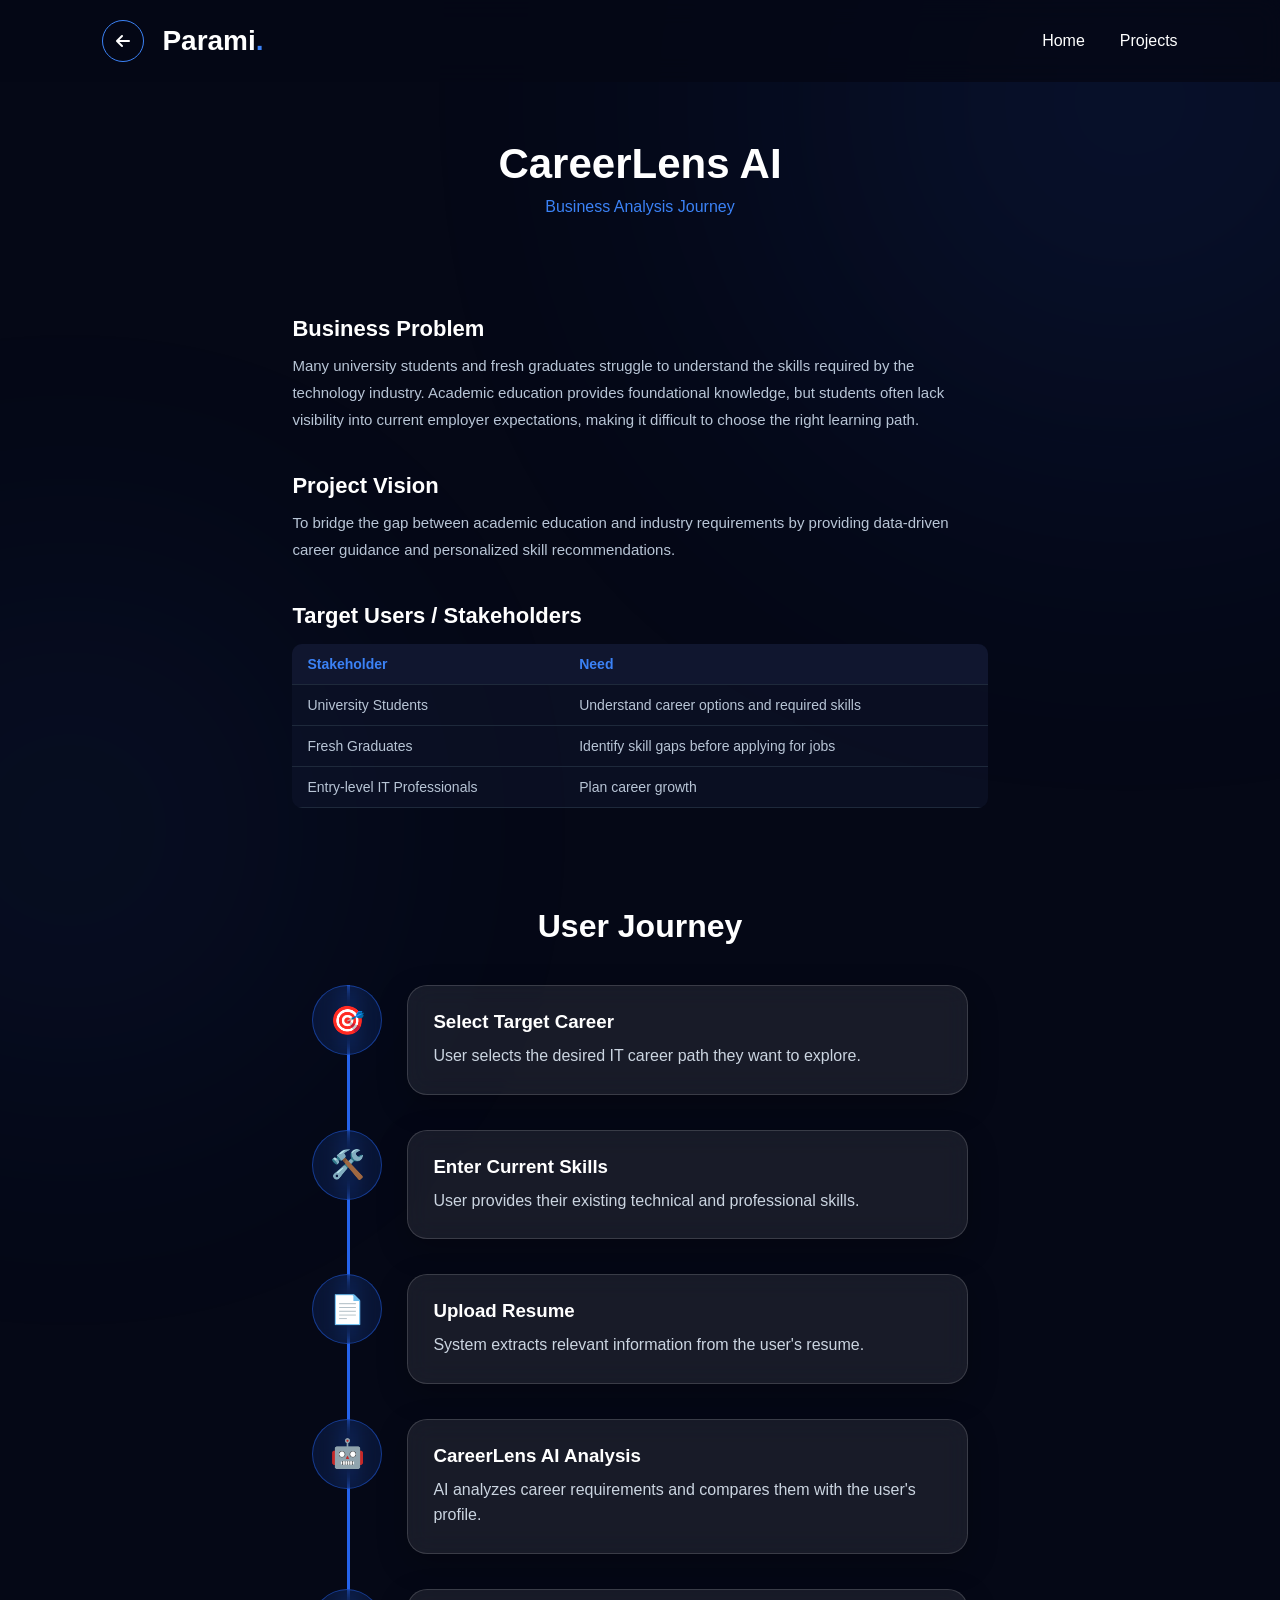
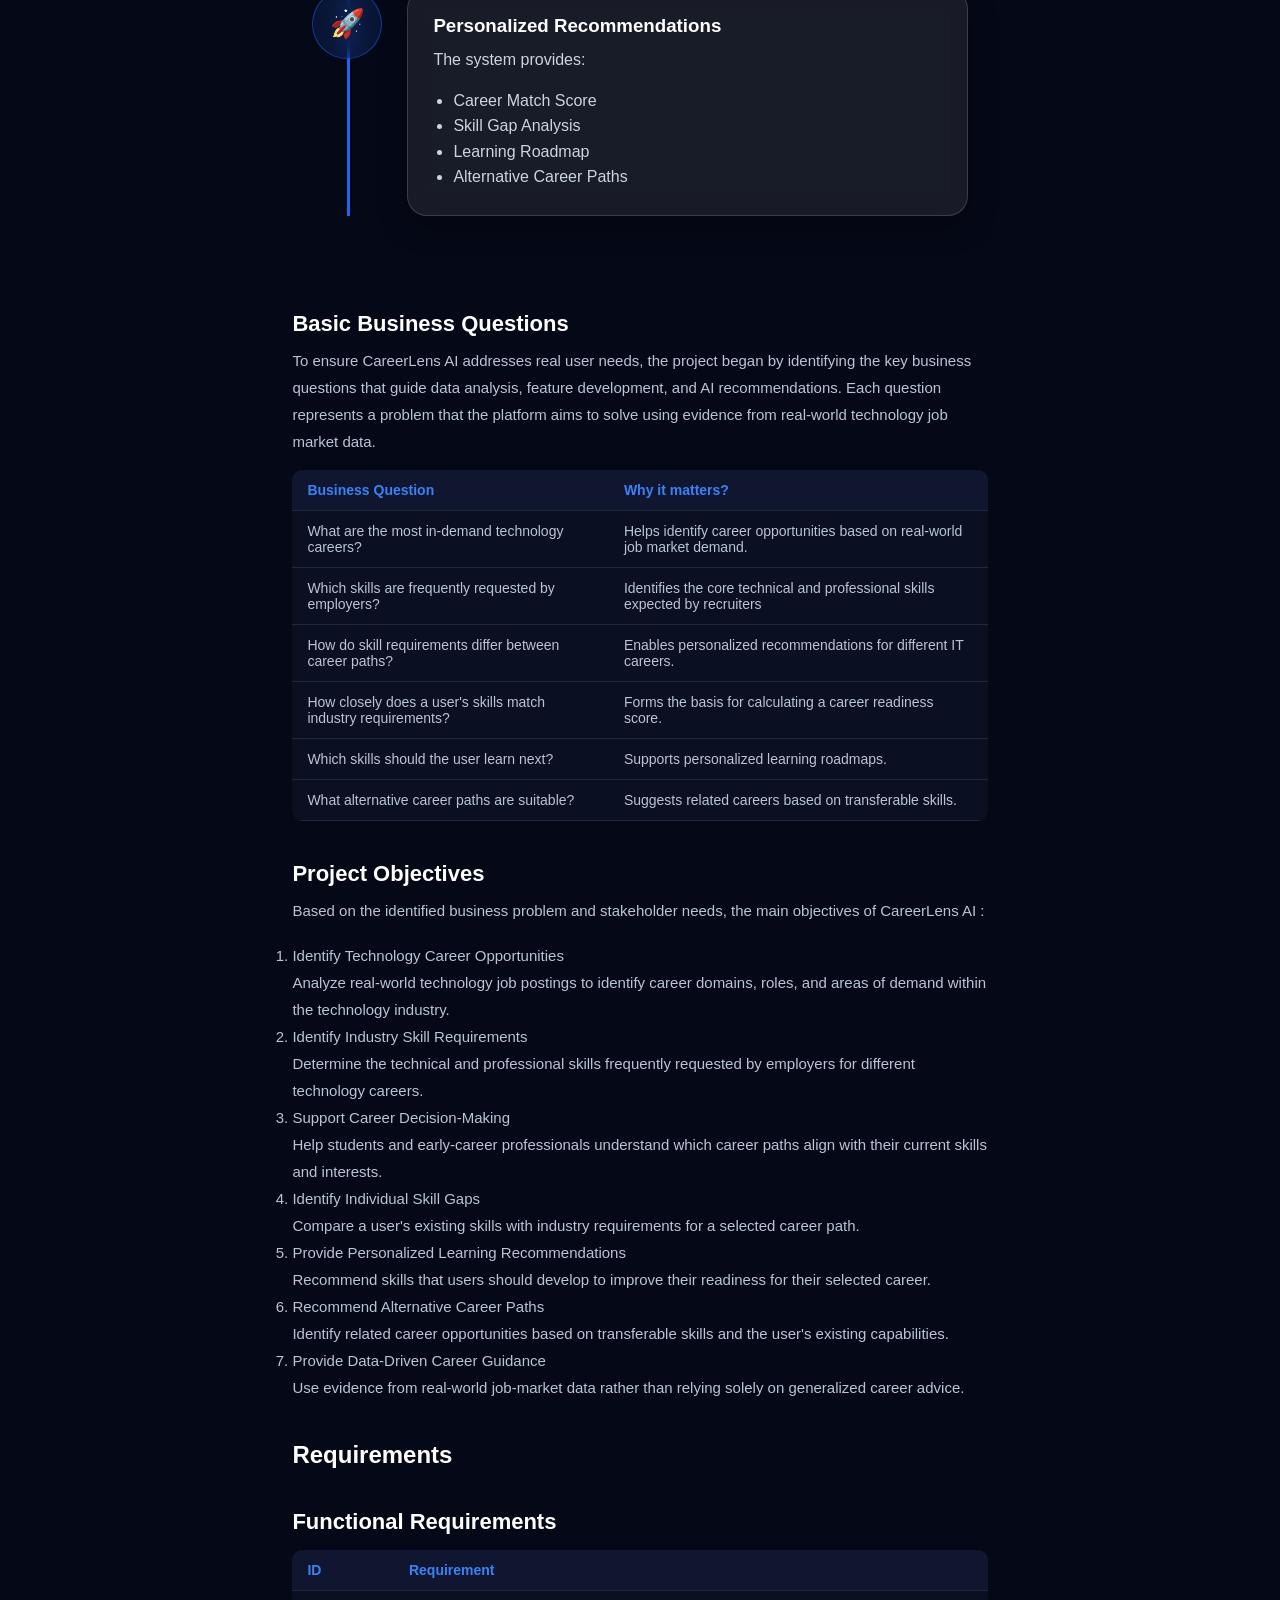
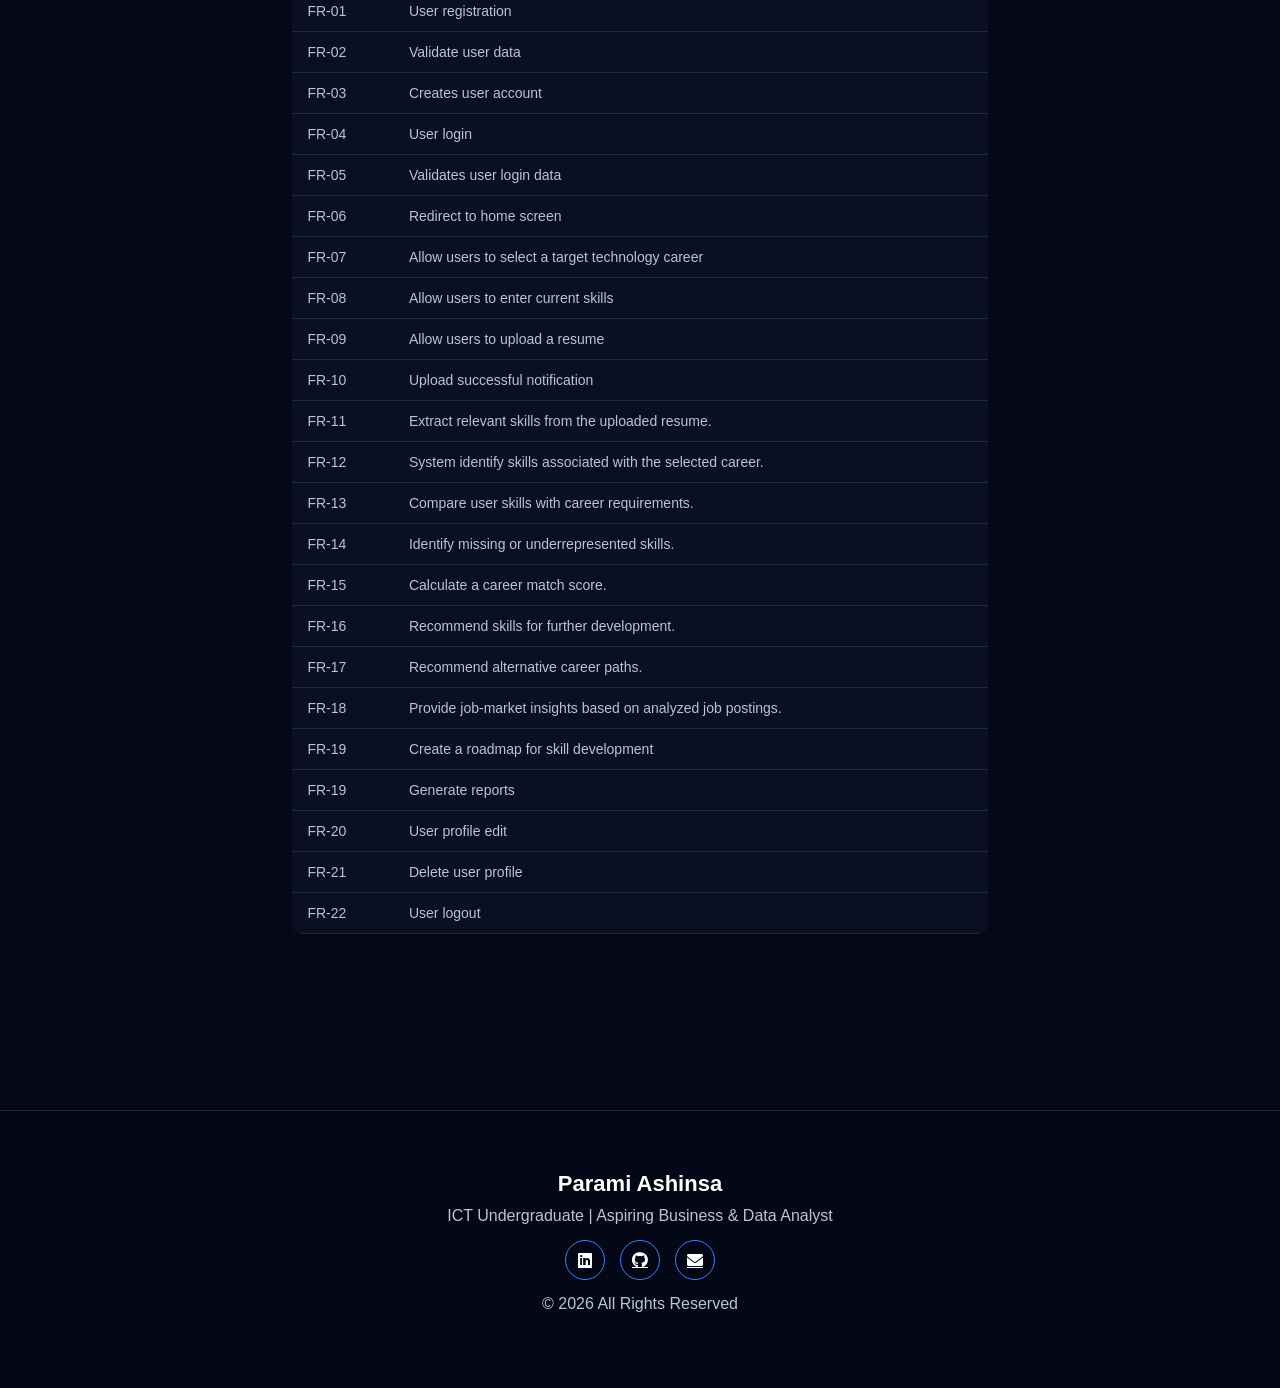
<file: Projects/careerlens-ba.html>
<!DOCTYPE html>
<html lang="en">
<head>
    <meta charset="UTF-8">
    <title>Portfolio Website | Case Study</title>
    <link rel="stylesheet" href="../css/styles.css">
    <link rel="stylesheet" href="https://cdnjs.cloudflare.com/ajax/libs/font-awesome/6.0.0/css/all.min.css">
    
</head>

<body>

<!-- NAV -->
<header class="navbar">
    <div class="nav-left">

    <a href="javascript:history.back()" class="back-btn">

        <i class="fas fa-arrow-left"></i>

    </a>

    <div class="logo">

        <a href="../index.html">Parami<span>.</span></a>

    </div>

</div>

    <ul class="nav-links">
        <li><a href="../index.html">Home</a></li>
        <li><a href="../index.html#projects">Projects</a></li>
    </ul>
</header>

<!-- HERO -->
<section class="project-hero">
    <div class="project-title">
        <h1>CareerLens AI </h1>
        <p>Business Analysis Journey</p>
    </div>
</section>

<!-- CONTENT -->
<section class="project-details">

    <!-- Business Problem -->
    <div class="block">
        <h2>Business Problem</h2>
        <p>
            Many university students and fresh graduates struggle to understand the skills 
            required by the technology industry. Academic education provides foundational knowledge, but students often lack visibility into current
            employer expectations, making it difficult to choose the right learning path.
        </p>
    </div>

    <!-- PROJECT VISION -->
    <div class="block">
        <h2>Project Vision</h2>
        <p>
            To bridge the gap between academic education and industry requirements 
            by providing data-driven career guidance and personalized skill recommendations.
        </p>
    </div>

    <!-- FEATURES -->
    <div class="block">
        <h2>Target Users / Stakeholders</h2>

        <table class="ba-table">

            <tr>
                <th> Stakeholder</th>
                <th>Need</th>
            </tr>

            <tr>
                <td>University Students</td>
                <td>Understand career options and required skills</td>
            </tr>

            <tr>
                <td>Fresh Graduates</td>
                <td>Identify skill gaps before applying for jobs</td>
            </tr>

            <tr>
                <td>Entry-level IT Professionals</td>
                <td>Plan career growth</td>
            </tr>

        </table>
    </div>

    <!-- CareerLens AI User Journey -->

<section class="user-journey">

    <h2>User Journey</h2>

    <div class="journey-container">

        <div class="journey-step">
            <div class="journey-icon">🎯</div>
            <div class="journey-card">
                <h3>Select Target Career</h3>
                <p>
                    User selects the desired IT career path they want to explore.
                </p>
            </div>
        </div>


        <div class="journey-step">
            <div class="journey-icon">🛠️</div>
            <div class="journey-card">
                <h3>Enter Current Skills</h3>
                <p>
                    User provides their existing technical and professional skills.
                </p>
            </div>
        </div>


        <div class="journey-step">
            <div class="journey-icon">📄</div>
            <div class="journey-card">
                <h3>Upload Resume</h3>
                <p>
                    System extracts relevant information from the user's resume.
                </p>
            </div>
        </div>


        <div class="journey-step">
            <div class="journey-icon">🤖</div>
            <div class="journey-card">
                <h3>CareerLens AI Analysis</h3>
                <p>
                    AI analyzes career requirements and compares them with the user's profile.
                </p>
            </div>
        </div>


        <div class="journey-step">
            <div class="journey-icon">🚀</div>
            <div class="journey-card">
                <h3>Personalized Recommendations</h3>
                <p>
                    The system provides:
                </p>

                <ul>
                    <li>Career Match Score</li>
                    <li>Skill Gap Analysis</li>
                    <li>Learning Roadmap</li>
                    <li>Alternative Career Paths</li>
                </ul>

            </div>
        </div>


    </div>

</section>

<div class="block">
    <h2>Basic Business Questions</h2>

    <p>
        To ensure CareerLens AI addresses real user needs, the project began by identifying the key 
        business questions that guide data analysis, feature development, and AI recommendations. 
        Each question represents a problem that the
        platform aims to solve using evidence from real-world technology job market data.
    </p>
    <table class="ba-table">
        <tr>
            <th>Business Question</th>
            <th>Why it matters?</th>
        </tr>
        <tr>
            <td>What are the most in-demand technology careers?</td>
            <td>Helps identify career opportunities based on real-world job market demand.</td>
        </tr>
        <tr>
            <td>Which skills are frequently requested by employers?</td>
            <td>Identifies the core technical and professional skills expected by recruiters</td>
        </tr>
        <tr>
            <td>How do skill requirements differ between career paths?</td>
            <td>Enables personalized recommendations for different IT careers.</td>
        </tr>
        <tr>
            <td>How closely does a user's skills match industry requirements?</td>
            <td>Forms the basis for calculating a career readiness score.</td>
        </tr>
        <tr>
            <td>Which skills should the user learn next?</td>
            <td>Supports personalized learning roadmaps.</td>
        </tr>
        <tr>
            <td>What alternative career paths are suitable?</td>
            <td>Suggests related careers based on transferable skills.</td>
        </tr>
    </table>
</div>

<!-- Project Objectives  -->
    <div class="block">
        <h2>Project Objectives</h2>
        <p>
            Based on the identified business problem and stakeholder needs, the main
            objectives of CareerLens AI :</p><br>
        <ol>
            <li>Identify Technology Career Opportunities</li>
            <p>Analyze real-world technology job postings to identify career domains,
            roles, and areas of demand within the technology industry.</p>

            <li>Identify Industry Skill Requirements</li>
            <p>Determine the technical and professional skills frequently requested
                by employers for different technology careers.</p>

            <li>Support Career Decision-Making</li>
            <p>Help students and early-career professionals understand which career
                paths align with their current skills and interests.</p>

            <li>Identify Individual Skill Gaps</li>
            <p> Compare a user's existing skills with industry requirements for a
                selected career path.</p>

            <li>Provide Personalized Learning Recommendations</li>
            <p>Recommend skills that users should develop to improve their readiness
            for their selected career.</p>

            <li>Recommend Alternative Career Paths</li>
            <p>Identify related career opportunities based on transferable skills
            and the user's existing capabilities.</p>

            <li>Provide Data-Driven Career Guidance</li>
            <p>Use evidence from real-world job-market data rather than relying
            solely on generalized career advice.</p>
        </ol>
        
    </div>

    <!-- 4. REQUIREMENTS -->

    <div class="block">
        <h1>Requirements</h1>
    </div>
    <div class="block">
        <h2>Functional Requirements</h2>

<table class="ba-table">

    <tr>
        <th>ID</th>
        <th>Requirement</th>
    </tr>

    <tr>
        <td>FR-01</td>
        <td>User registration</td>
    </tr>

     <tr>
        <td>FR-02</td>
        <td>Validate user data</td>
    </tr>

    <tr>
        <td>FR-03</td>
        <td>Creates user account</td>
    </tr>

    <tr>
        <td>FR-04</td>
        <td>User login</td>
    </tr>

    <tr>
        <td>FR-05</td>
        <td>Validates user login data</td>
    </tr>

    <tr>
        <td>FR-06</td>
        <td>Redirect to home screen</td>
    </tr>

    <tr>
        <td>FR-07</td>
        <td>Allow users to select a target technology career</td>
    </tr>

    <tr>
        <td>FR-08</td>
        <td>Allow users to enter current skills</td>
    </tr>

    <tr>
        <td>FR-09</td>
        <td>Allow users to upload a resume</td>
    </tr>

    <tr>
        <td>FR-10</td>
        <td>Upload successful notification</td>
    </tr>

    <tr>
        <td>FR-11</td>
        <td>Extract relevant skills from the uploaded resume.</td>
    </tr>

     <tr>
        <td>FR-12</td>
        <td>System identify skills associated with the selected career.</td>
    </tr>

     <tr>
        <td>FR-13</td>
        <td>Compare user skills with career requirements.</td>
    </tr>

    <tr>
        <td>FR-14</td>
        <td>Identify missing or underrepresented skills.</td>
    </tr>

    <tr>
        <td>FR-15</td>
        <td>Calculate a career match score.</td>
    </tr>

    <tr>
        <td>FR-16</td>
        <td>Recommend skills for further development.</td>
    </tr>

    <tr>
        <td>FR-17</td>
        <td>Recommend alternative career paths.</td>
    </tr>

     <tr>
        <td>FR-18</td>
        <td>Provide job-market insights based on analyzed job postings.</td>
    </tr>

    <tr>
        <td>FR-19</td>
        <td>Create a roadmap for skill development</td>
    </tr>

    <tr>
        <td>FR-19</td>
        <td>Generate reports </td>
    </tr>

    <tr>
        <td>FR-20</td>
        <td>User profile edit</td>
    </tr>

    <tr>
        <td>FR-21</td>
        <td>Delete user profile</td>
    </tr>

    <tr>
        <td>FR-22</td>
        <td>User logout</td>
    </tr>

</table>
<br><br>

<!--
<div class="block">
    <h2>Non-Functional Requirements</h2>
        <table class="ba-table">
            <tr>
                <th>ID</th>
                <th>Requirement category</th>
                <th>Requirement</th>
            </tr>

            <tr>
                <td>NFR-01</td>
                <td>Usability</td>
                <td>User shall be able to complete the registration within 3 steps</td>
            </tr>

            <tr>
                <td>NFR-02</td>
                <td>Performance</td>
                <td>Pages shall load within 5 seconds</td>
            </tr>

            <tr>
                <td>NFR-03</td>
                <td>Security</td>
                <td>Password shall be encrypted before storage</td>
            </tr>

            <tr>
                <td>NFR-04</td>
                <td>Usability</td>
                <td>User shall be able to complete the booking in 5 steps</td>
            </tr>

            <tr>
                <td>NFR-05</td>
                <td>Security</td>
                <td>Only authenticated users can access bookings</td>
            </tr>

            <tr>
                <td>NFR-06</td>
                <td>Availability</td>
                <td>System shall be available 24/7</td>
            </tr>

            <tr>
                <td>NFR-07</td>
                <td>Performance</td>
                <td>Booking requests shall process within 5 seconds</td>
            </tr>

             <tr>
                <td>NFR-08</td>
                <td>Performance</td>
                <td>The system shall display booking confirmation within 5 seconds of successful booking submission</td>
            </tr>

            <tr>
                <td>NFR-09</td>
                <td>Reliability</td>
                <td>The system shall perform automated database backups every 72 hours</td>
            </tr>

            <tr>
                <td>NFR-10</td>
                <td>Performance</td>
                <td>Stored data shall be retrieved within 5 seconds</td>
            </tr>

             <tr>
                <td>NFR-11</td>
                <td>Performance</td>
                <td>Report shall be generated within 10 seconds</td>
            </tr>


        </table>
    </div>-->


</section>

<!-- ================= FOOTER ================= -->
<footer class="footer">

    <div class="footer-content">

        <h3>Parami Ashinsa</h3>

        <p>
            ICT Undergraduate | Aspiring Business & Data Analyst
        </p>

        <div class="footer-socials">

            <a href="https://www.linkedin.com/in/paramiashinsa" target="_blank">
                <i class="fab fa-linkedin"></i>
            </a>
            <a href="https://github.com/Parami2002067"><i class="fab fa-github"></i></a>
            <a href="mailto:ashinsaparami2002@gmail.com">
                <i class="fas fa-envelope"></i>
            </a>

        </div>

        <p class="copyright">
            © 2026 All Rights Reserved
        </p>

    </div>

</footer>

</body>
</html>
</file>
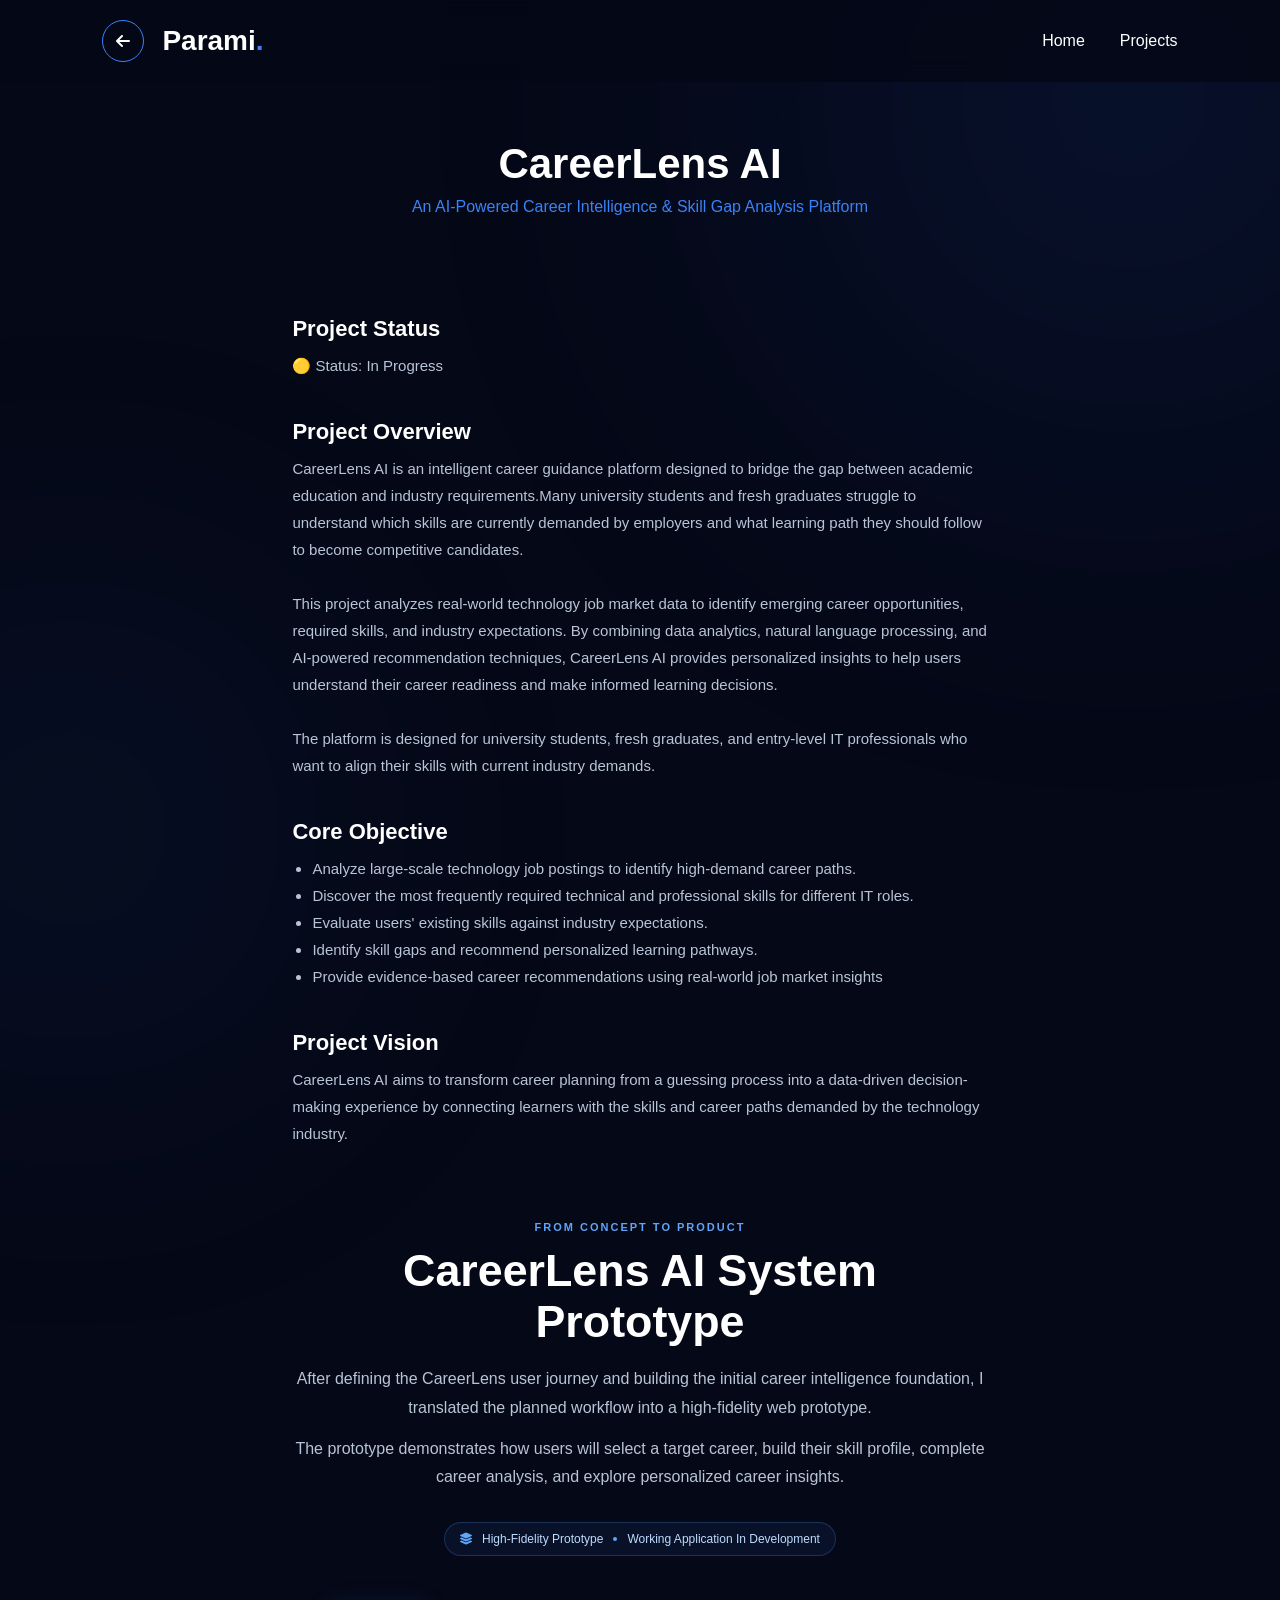
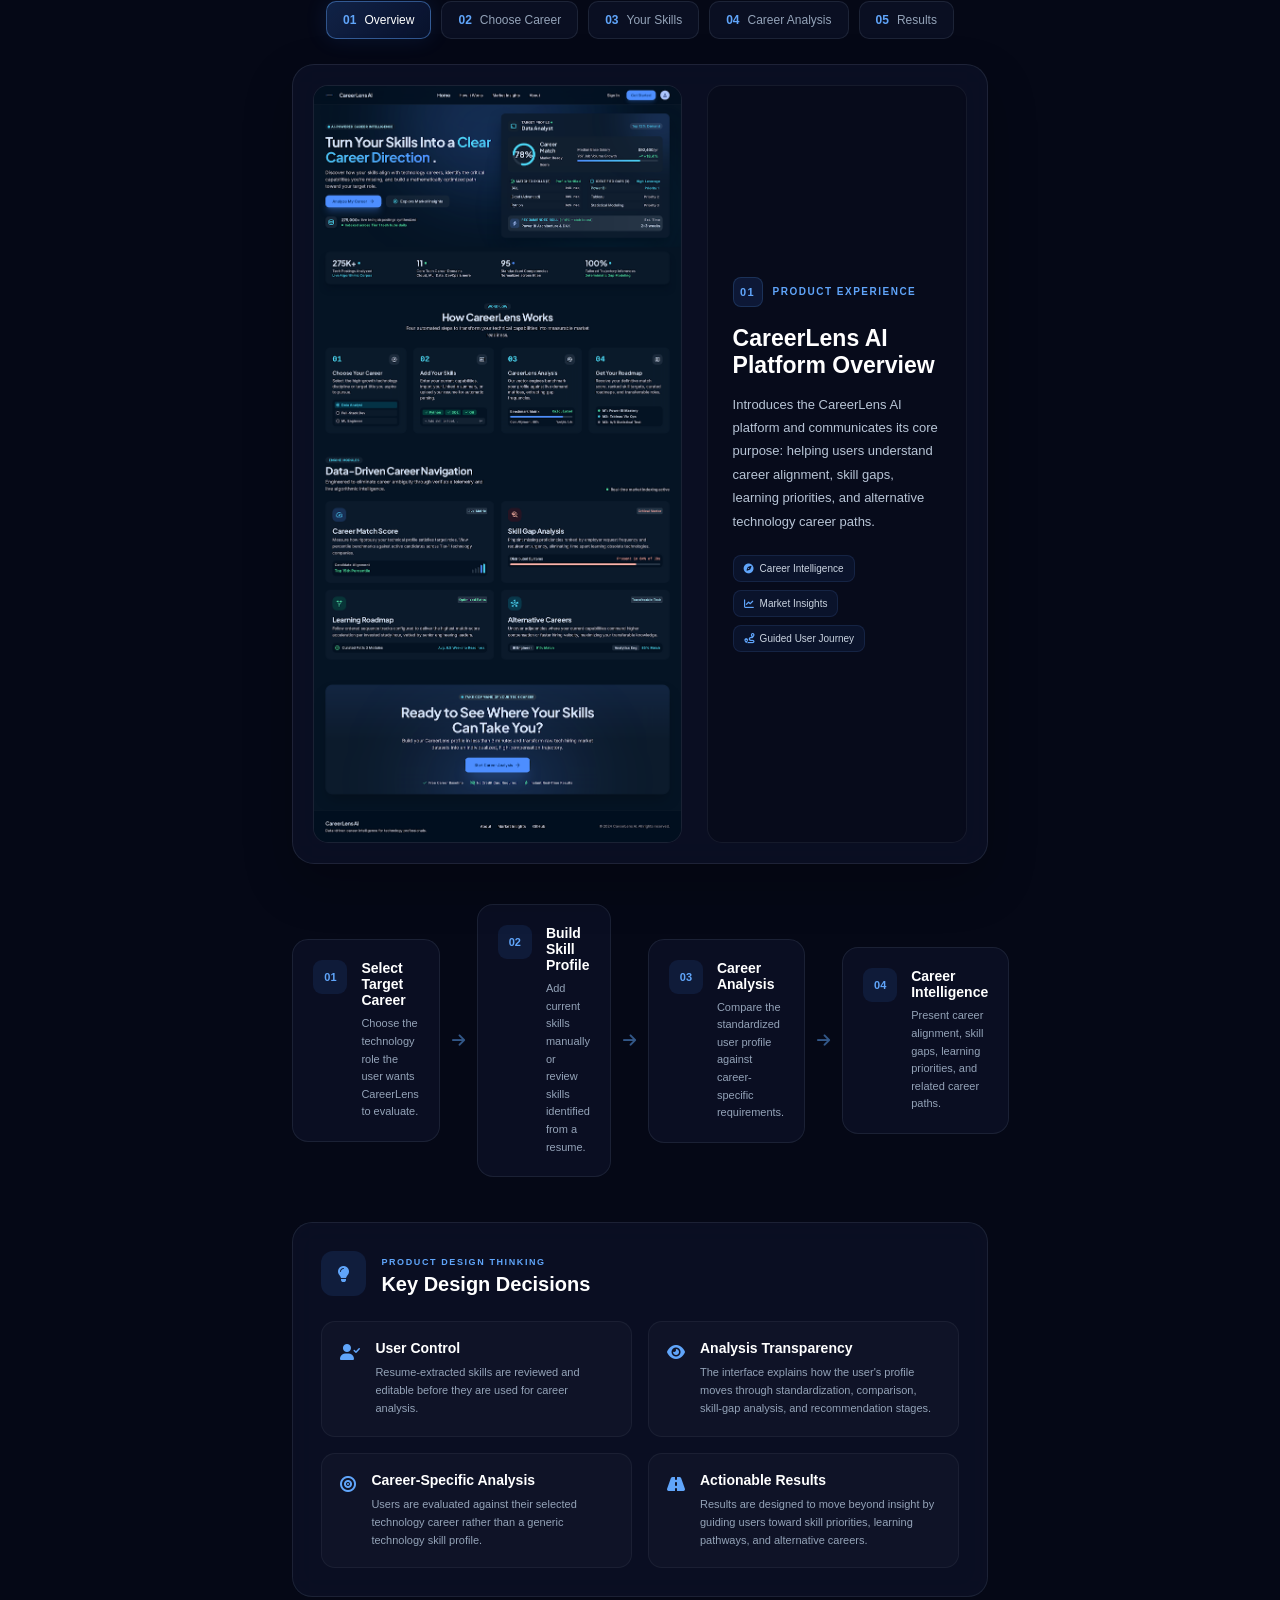
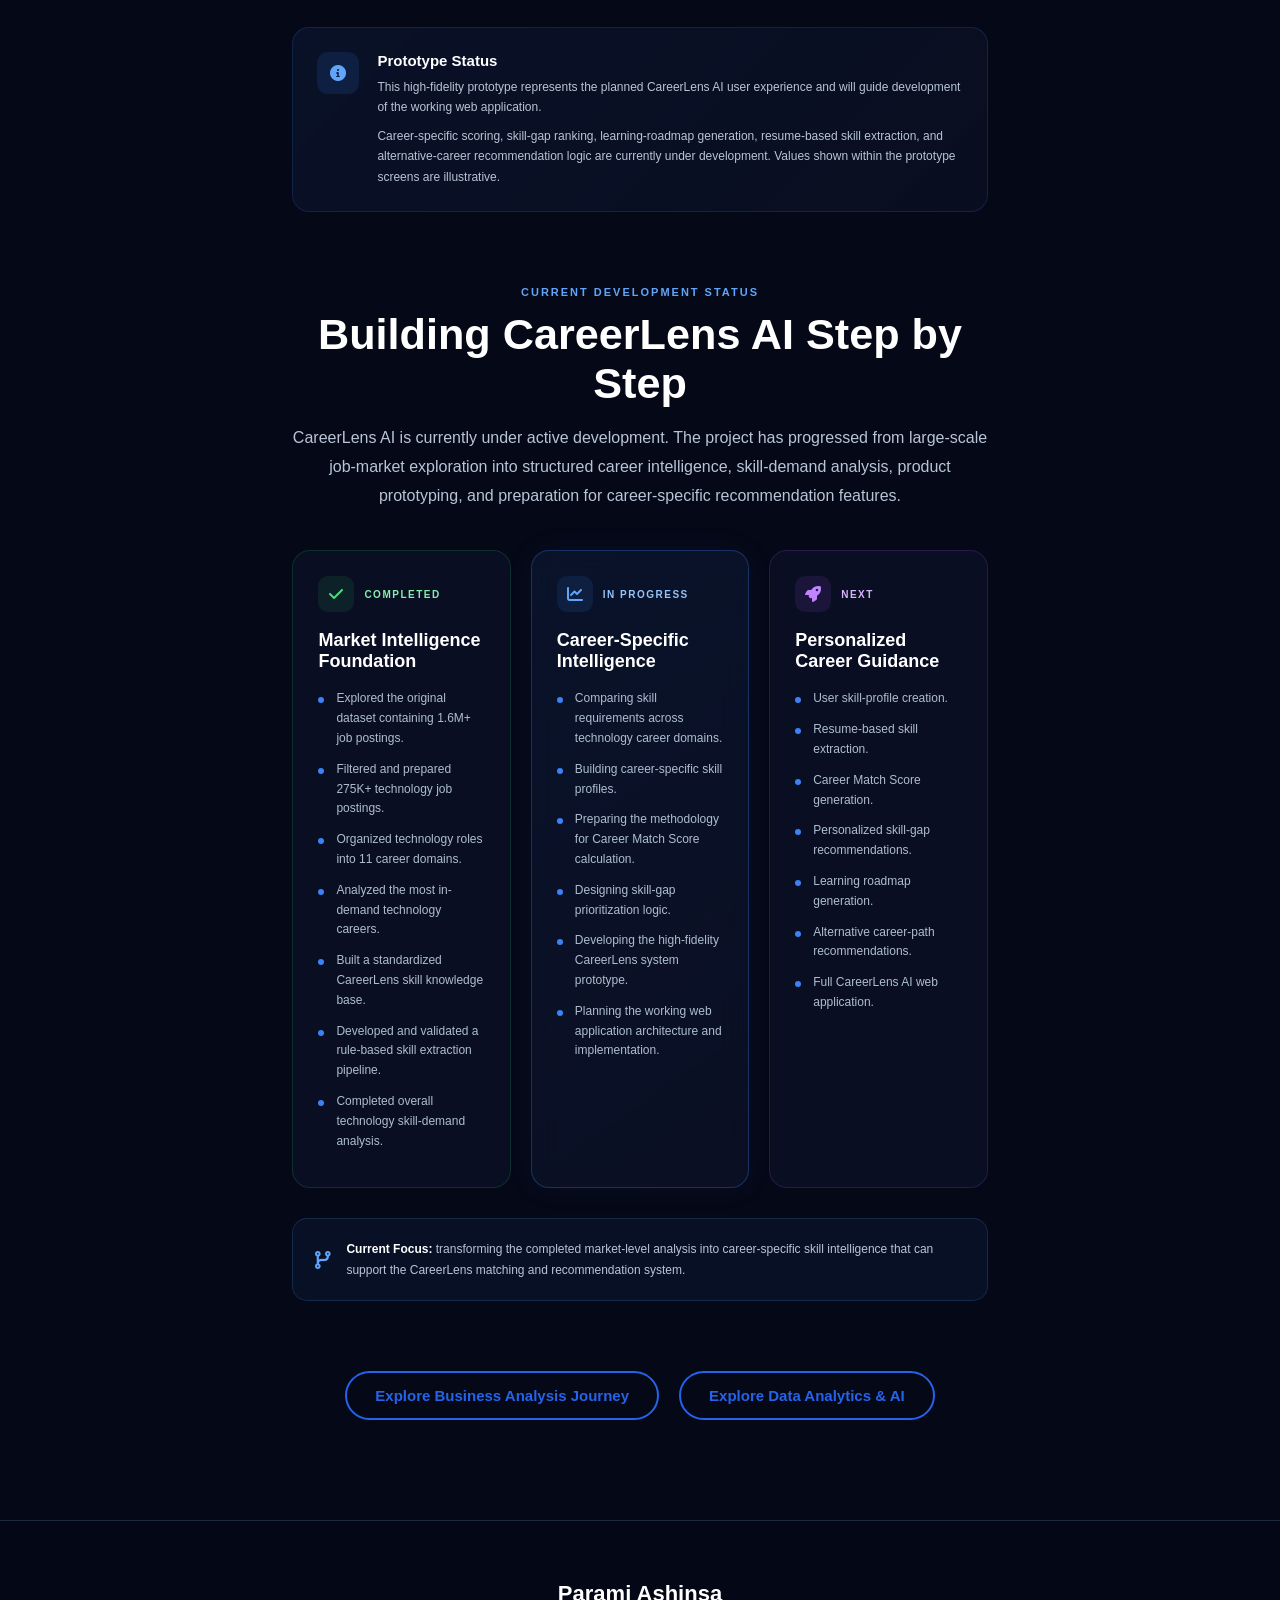
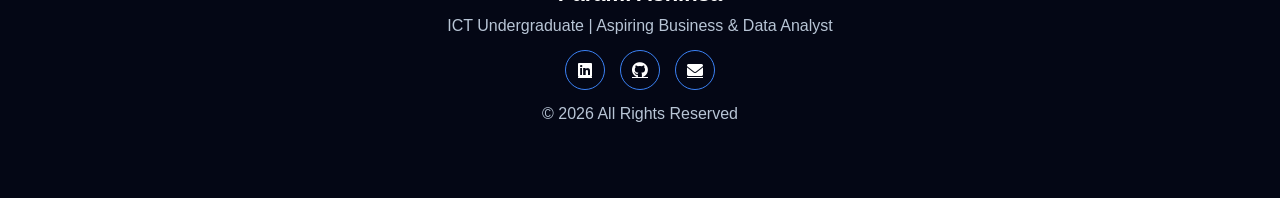
<file: Projects/careerLensAI.html>
<!DOCTYPE html>
<html lang="en">
<head>
    <meta charset="UTF-8">
    <title>CareerLens AI</title>
    <link rel="stylesheet" href="../css/styles.css">
    <link rel="stylesheet" href="https://cdnjs.cloudflare.com/ajax/libs/font-awesome/6.0.0/css/all.min.css">
    
</head>

<body>

<!-- NAV -->
<header class="navbar">
    <div class="nav-left">

    <a href="javascript:history.back()" class="back-btn">

        <i class="fas fa-arrow-left"></i>

    </a>

    <div class="logo">

        <a href="../index.html">Parami<span>.</span></a>

    </div>

</div>

    <ul class="nav-links">
        <li><a href="../index.html">Home</a></li>
        <li><a href="../index.html#projects">Projects</a></li>
    </ul>
</header>

<!-- HERO -->
<section class="project-hero">
    <div class="project-title">
        <h1>CareerLens AI</h1>
        <p>An AI-Powered Career Intelligence & Skill Gap Analysis Platform</p>
    </div>
</section>

<!-- CONTENT -->
<section class="project-details">

<div class="block">
    <h2>Project Status</h2>
    <p>🟡 Status: In Progress</p>
</div>

    <!-- OVERVIEW -->
    <div class="block">
        <h2>Project Overview</h2>
        <p>
            CareerLens AI is an intelligent career guidance platform designed to bridge the
            gap between academic education and industry requirements.Many university students and 
            fresh graduates struggle to understand which skills are currently demanded by employers 
            and what learning path they should follow to become competitive candidates.<br><br>

            This project analyzes real-world technology job market 
            data to identify emerging career opportunities,
            required skills, and industry expectations. By combining data analytics, natural language
            processing, and AI-powered recommendation techniques, CareerLens AI provides personalized 
            insights to help users understand their career readiness and make informed learning decisions.<br><br>

            The platform is designed for university students, fresh graduates, and entry-level
            IT professionals who want to align their skills with current industry demands.
        </p>
    </div>

    <!-- OBJECTIVE -->
    <div class="block">
        <h2>Core Objective</h2>
        <ul>
            <li>Analyze large-scale technology job postings to identify high-demand career paths.</li>
            <li>Discover the most frequently required technical and professional skills for different IT roles.</li>
            <li>Evaluate users' existing skills against industry expectations.</li>
            <li>Identify skill gaps and recommend personalized learning pathways.</li>
            <li>Provide evidence-based career recommendations using real-world job market insights</li>
        </ul>
    </div>

    <!-- Project Vision -->
    <div class="block">
        <h2>Project Vision</h2>

       <p>
            CareerLens AI aims to transform career planning from a guessing process into a 
            data-driven decision-making experience by 
            connecting learners with the skills and career paths demanded by the technology industry.
       </p>
         
    </div>

    <!-- =========================
     CAREERLENS SYSTEM PROTOTYPE
========================= -->

<section class="careerlens-prototype-section">

    <div class="prototype-section-heading">

        <span class="prototype-label">
            FROM CONCEPT TO PRODUCT
        </span>

        <h2>CareerLens AI System Prototype</h2>

        <p>
            After defining the CareerLens user journey and building the
            initial career intelligence foundation, I translated the planned
            workflow into a high-fidelity web prototype.
        </p>

        <p>
            The prototype demonstrates how users will select a target career,
            build their skill profile, complete career analysis, and explore
            personalized career insights.
        </p>

        <div class="prototype-status">
            <i class="fas fa-layer-group"></i>
            High-Fidelity Prototype
            <span></span>
            Working Application In Development
        </div>

    </div>


    <!-- Prototype navigation -->
    <div class="prototype-tabs">

        <button
            class="prototype-tab active"
            data-prototype="overview"
            type="button"
        >
            <span>01</span>
            Overview
        </button>

        <button
            class="prototype-tab"
            data-prototype="career"
            type="button"
        >
            <span>02</span>
            Choose Career
        </button>

        <button
            class="prototype-tab"
            data-prototype="skills"
            type="button"
        >
            <span>03</span>
            Your Skills
        </button>

        <button
            class="prototype-tab"
            data-prototype="analysis"
            type="button"
        >
            <span>04</span>
            Career Analysis
        </button>

        <button
            class="prototype-tab"
            data-prototype="results"
            type="button"
        >
            <span>05</span>
            Results
        </button>

    </div>


    <!-- Main prototype viewer -->
    <div class="prototype-showcase">

        <div class="prototype-main-image">

            <img
                id="careerPrototypeImage"
                src="../images/careerlens/careerlens-overview.png"
                alt="CareerLens AI landing page prototype"
            >

        </div>


        <div class="prototype-details-panel">

            <div class="prototype-step">
                <span id="prototypeStep">01</span>
                PRODUCT EXPERIENCE
            </div>

            <h3 id="prototypeTitle">
                CareerLens AI Platform Overview
            </h3>

            <p id="prototypeDescription">
                Introduces the CareerLens AI platform and communicates
                its core purpose: helping users understand career
                alignment, skill gaps, learning priorities, and
                alternative technology career paths.
            </p>

            <div
                class="prototype-feature-list"
                id="prototypeFeatures"
            >

                <span>
                    <i class="fas fa-compass"></i>
                    Career Intelligence
                </span>

                <span>
                    <i class="fas fa-chart-line"></i>
                    Market Insights
                </span>

                <span>
                    <i class="fas fa-route"></i>
                    Guided User Journey
                </span>

            </div>

        </div>

    </div>


    <!-- Journey summary -->
    <div class="prototype-flow">

        <div class="prototype-flow-step">
            <span>01</span>

            <div>
                <h4>Select Target Career</h4>
                <p>
                    Choose the technology role the user wants
                    CareerLens to evaluate.
                </p>
            </div>
        </div>

        <div class="prototype-flow-arrow">
            <i class="fas fa-arrow-right"></i>
        </div>

        <div class="prototype-flow-step">
            <span>02</span>

            <div>
                <h4>Build Skill Profile</h4>
                <p>
                    Add current skills manually or review skills
                    identified from a resume.
                </p>
            </div>
        </div>

        <div class="prototype-flow-arrow">
            <i class="fas fa-arrow-right"></i>
        </div>

        <div class="prototype-flow-step">
            <span>03</span>

            <div>
                <h4>Career Analysis</h4>
                <p>
                    Compare the standardized user profile against
                    career-specific requirements.
                </p>
            </div>
        </div>

        <div class="prototype-flow-arrow">
            <i class="fas fa-arrow-right"></i>
        </div>

        <div class="prototype-flow-step">
            <span>04</span>

            <div>
                <h4>Career Intelligence</h4>
                <p>
                    Present career alignment, skill gaps, learning
                    priorities, and related career paths.
                </p>
            </div>
        </div>

    </div>


    <!-- Product design decisions -->
    <div class="prototype-design-decisions">

        <div class="prototype-decision-heading">

            <div class="prototype-decision-icon">
                <i class="fas fa-lightbulb"></i>
            </div>

            <div>
                <span>PRODUCT DESIGN THINKING</span>
                <h3>Key Design Decisions</h3>
            </div>

        </div>


        <div class="prototype-decision-grid">

            <div class="prototype-decision-card">

                <i class="fas fa-user-check"></i>

                <div>
                    <h4>User Control</h4>

                    <p>
                        Resume-extracted skills are reviewed and editable
                        before they are used for career analysis.
                    </p>
                </div>

            </div>


            <div class="prototype-decision-card">

                <i class="fas fa-eye"></i>

                <div>
                    <h4>Analysis Transparency</h4>

                    <p>
                        The interface explains how the user's profile
                        moves through standardization, comparison,
                        skill-gap analysis, and recommendation stages.
                    </p>
                </div>

            </div>


            <div class="prototype-decision-card">

                <i class="fas fa-bullseye"></i>

                <div>
                    <h4>Career-Specific Analysis</h4>

                    <p>
                        Users are evaluated against their selected
                        technology career rather than a generic
                        technology skill profile.
                    </p>
                </div>

            </div>


            <div class="prototype-decision-card">

                <i class="fas fa-road"></i>

                <div>
                    <h4>Actionable Results</h4>

                    <p>
                        Results are designed to move beyond insight by
                        guiding users toward skill priorities,
                        learning pathways, and alternative careers.
                    </p>
                </div>

            </div>

        </div>

    </div>


    <!-- Prototype note -->
    <div class="prototype-note">

        <div class="prototype-note-icon">
            <i class="fas fa-circle-info"></i>
        </div>

        <div>

            <h4>Prototype Status</h4>

            <p>
                This high-fidelity prototype represents the planned
                CareerLens AI user experience and will guide development
                of the working web application.
            </p>

            <p>
                Career-specific scoring, skill-gap ranking,
                learning-roadmap generation, resume-based skill extraction,
                and alternative-career recommendation logic are currently
                under development. Values shown within the prototype
                screens are illustrative.
            </p>

        </div>

    </div>

</section>

    

    <!-- =========================
     CURRENT DEVELOPMENT STATUS
========================= -->

<section class="career-status-section">

    <div class="career-status-header">
        <span class="status-label">CURRENT DEVELOPMENT STATUS</span>

        <h2>Building CareerLens AI Step by Step</h2>

        <p>
            CareerLens AI is currently under active development.
            The project has progressed from large-scale job-market
            exploration into structured career intelligence,
            skill-demand analysis, product prototyping, and preparation
            for career-specific recommendation features.
        </p>
    </div>


    <div class="career-status-grid">

        <!-- Completed -->
        <div class="career-status-card completed-status">

            <div class="status-card-top">
                <span class="status-icon">
                    <i class="fas fa-check"></i>
                </span>

                <span class="status-type">
                    COMPLETED
                </span>
            </div>

            <h3>Market Intelligence Foundation</h3>

            <ul>
                <li>
                    Explored the original dataset containing
                    1.6M+ job postings.
                </li>

                <li>
                    Filtered and prepared 275K+ technology
                    job postings.
                </li>

                <li>
                    Organized technology roles into
                    11 career domains.
                </li>

                <li>
                    Analyzed the most in-demand technology careers.
                </li>

                <li>
                    Built a standardized CareerLens skill
                    knowledge base.
                </li>

                <li>
                    Developed and validated a rule-based
                    skill extraction pipeline.
                </li>

                <li>
                    Completed overall technology
                    skill-demand analysis.
                </li>
            </ul>

        </div>


        <!-- In Progress -->
        <div class="career-status-card active-status">

            <div class="status-card-top">
                <span class="status-icon">
                    <i class="fas fa-chart-line"></i>
                </span>

                <span class="status-type">
                    IN PROGRESS
                </span>
            </div>

            <h3>Career-Specific Intelligence</h3>

            <ul>
                <li>
                    Comparing skill requirements across
                    technology career domains.
                </li>

                <li>
                    Building career-specific skill profiles.
                </li>

                <li>
                    Preparing the methodology for
                    Career Match Score calculation.
                </li>

                <li>
                    Designing skill-gap prioritization logic.
                </li>

                <li>
                    Developing the high-fidelity
                    CareerLens system prototype.
                </li>

                <li>
                    Planning the working web application
                    architecture and implementation.
                </li>
            </ul>

        </div>


        <!-- Planned -->
        <div class="career-status-card planned-status">

            <div class="status-card-top">
                <span class="status-icon">
                    <i class="fas fa-rocket"></i>
                </span>

                <span class="status-type">
                    NEXT
                </span>
            </div>

            <h3>Personalized Career Guidance</h3>

            <ul>
                <li>
                    User skill-profile creation.
                </li>

                <li>
                    Resume-based skill extraction.
                </li>

                <li>
                    Career Match Score generation.
                </li>

                <li>
                    Personalized skill-gap recommendations.
                </li>

                <li>
                    Learning roadmap generation.
                </li>

                <li>
                    Alternative career-path recommendations.
                </li>

                <li>
                    Full CareerLens AI web application.
                </li>
            </ul>

        </div>

    </div>


    <div class="career-status-summary">

        <i class="fas fa-code-branch"></i>

        <p>
            <strong>Current Focus:</strong>
            transforming the completed market-level analysis into
            career-specific skill intelligence that can support the
            CareerLens matching and recommendation system.
        </p>

    </div>

</section>

    <!--Buttons-->
    <div class="project-buttons">
    <a href="../Projects/careerlens-ba.html" class="project-btn primary-btn">
        Explore Business Analysis Journey
    </a>


    <a href="careerlens-data.html" class="project-btn secondary-btn">
        Explore Data Analytics & AI
    </a>
    </div>
</div>

</section>

<!-- ================= FOOTER ================= -->
<footer class="footer">

    <div class="footer-content">

        <h3>Parami Ashinsa</h3>

        <p>
            ICT Undergraduate | Aspiring Business & Data Analyst
        </p>

        <div class="footer-socials">

            <a href="https://www.linkedin.com/in/paramiashinsa" target="_blank">
                <i class="fab fa-linkedin"></i>
            </a>
            <a href="https://github.com/Parami2002067"><i class="fab fa-github"></i></a>
            <a href="mailto:ashinsaparami2002@gmail.com">
                <i class="fas fa-envelope"></i>
            </a>

        </div>

        <p class="copyright">
            © 2026 All Rights Reserved
        </p>

    </div>

    <script src="../JavaScript/script.js"></script>

</footer>

</body>
</html>
</file>
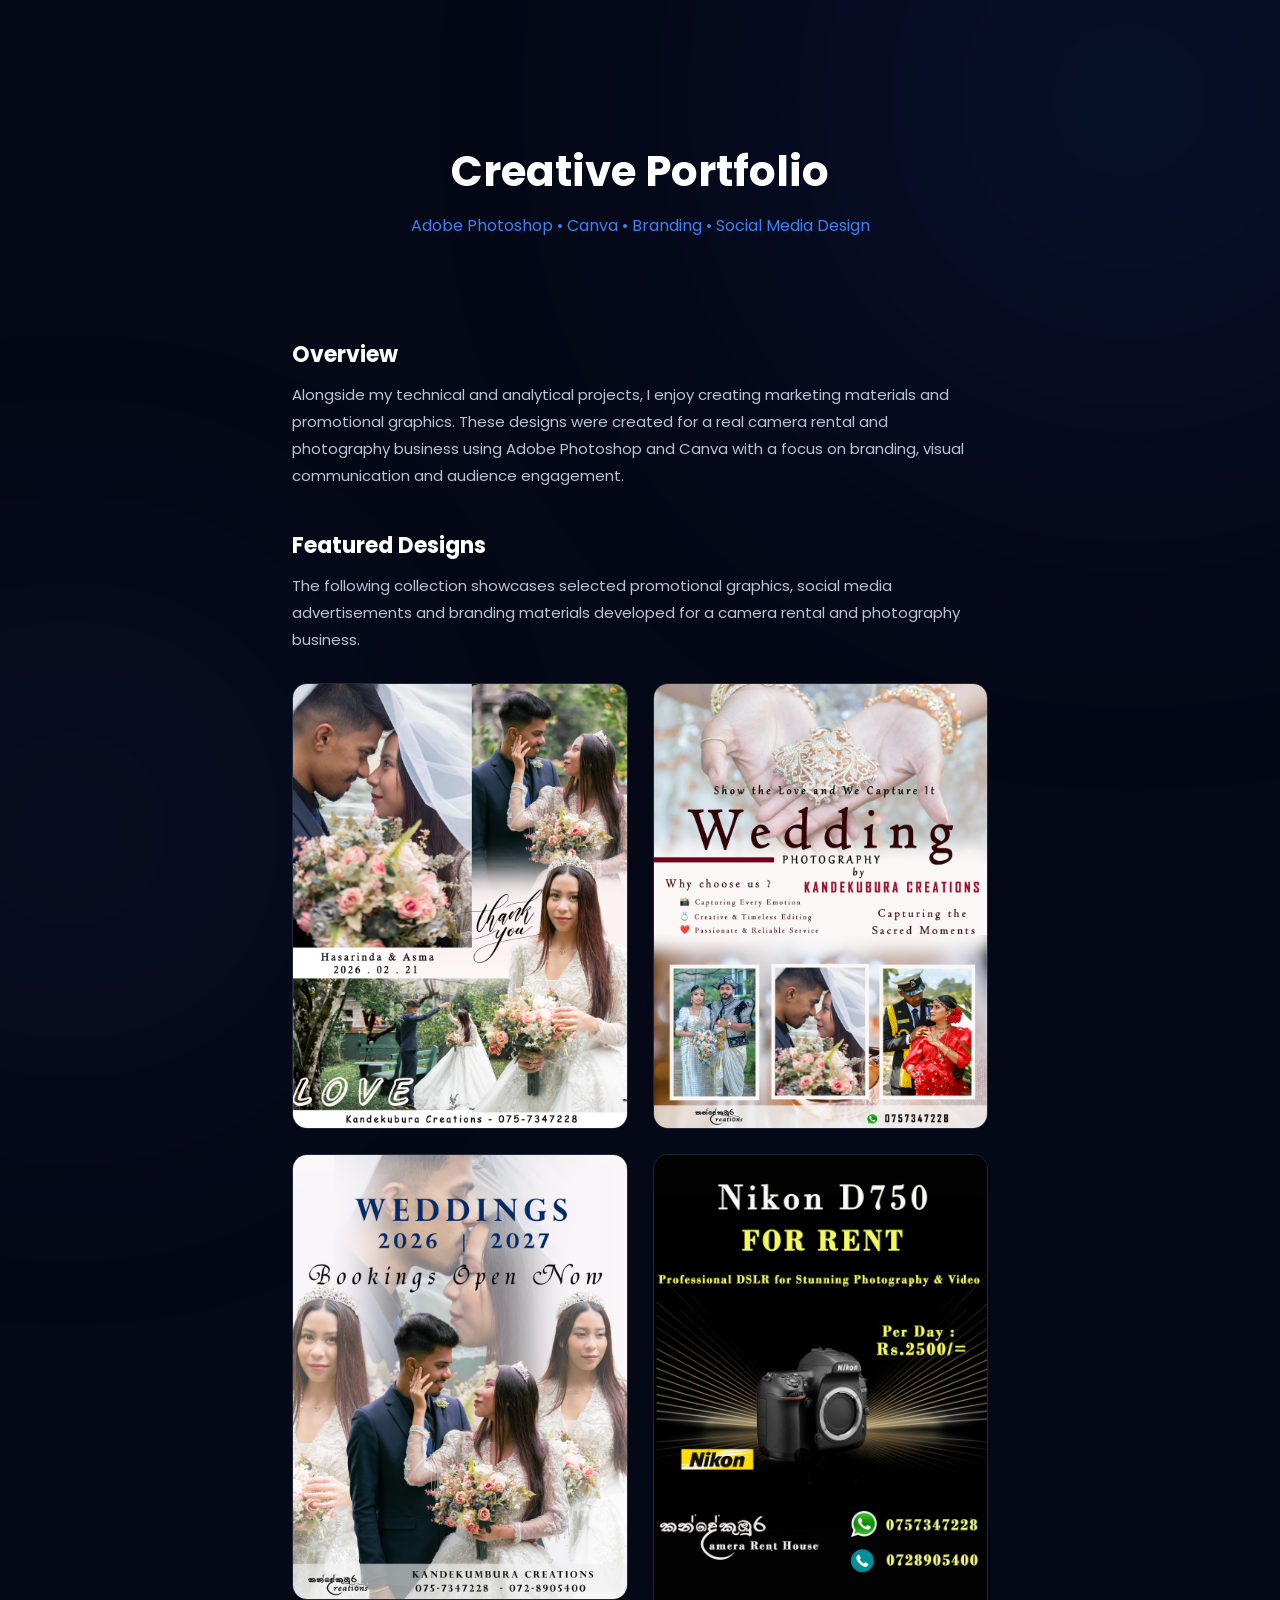
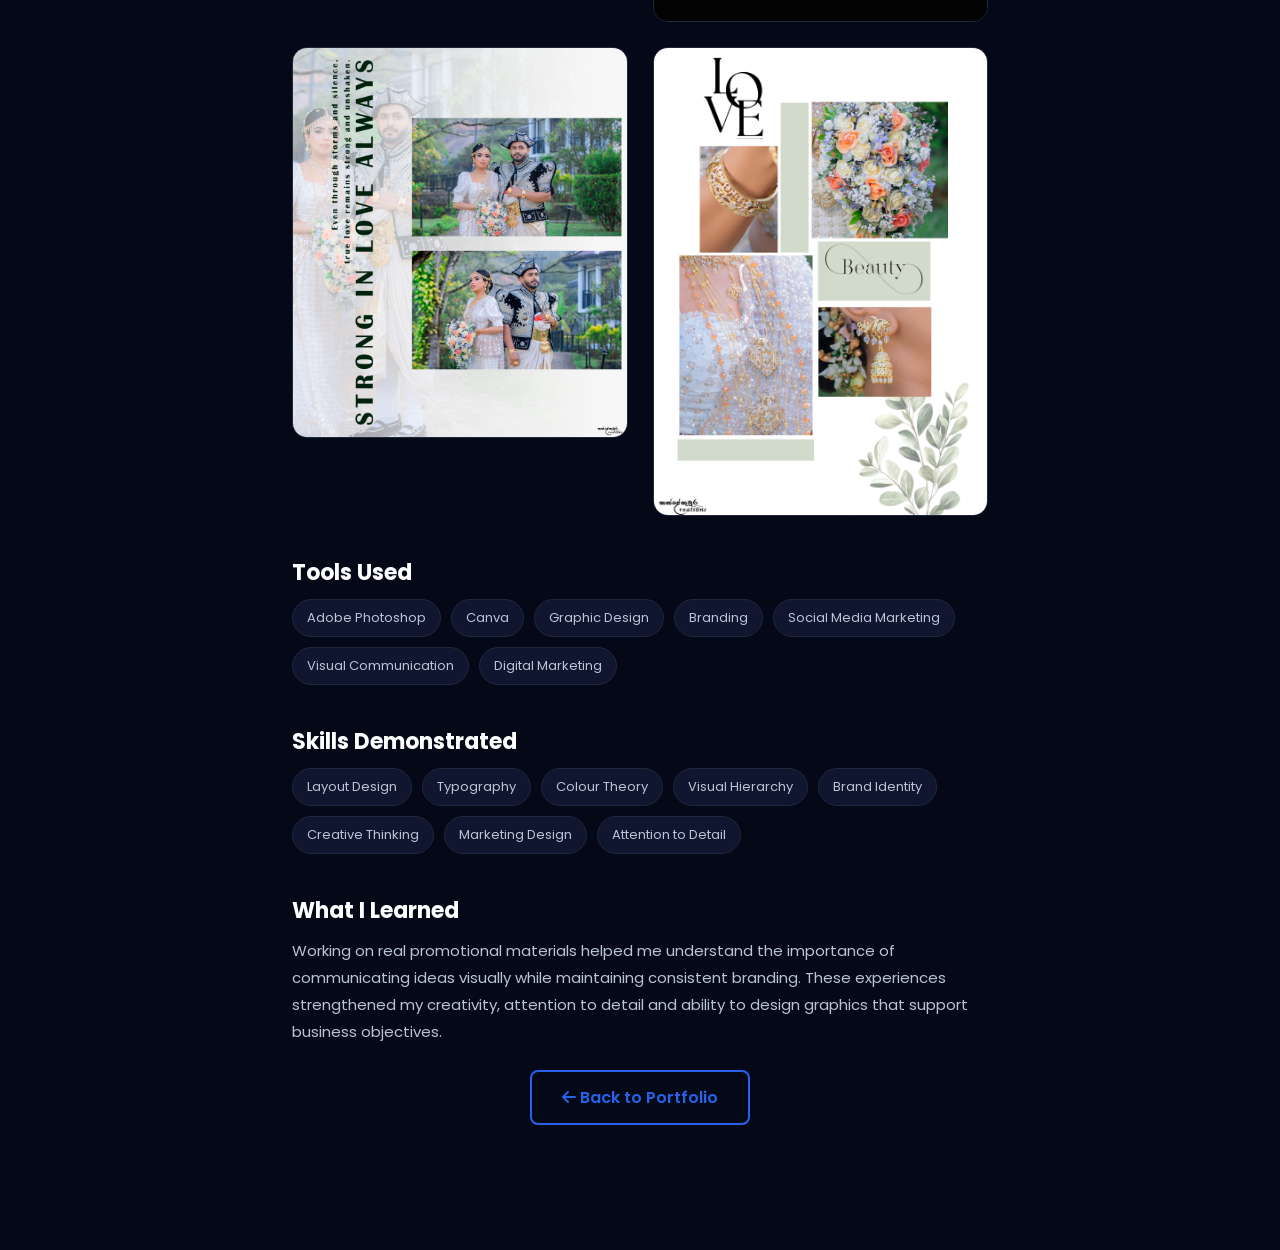
<file: Projects/creative-portfolio.html>
<!DOCTYPE html>
<html lang="en">

<head>

    <meta charset="UTF-8">

    <meta name="viewport" content="width=device-width, initial-scale=1.0">

    <title>Creative Portfolio | Parami Ashinsa</title>

    <link rel="stylesheet" href="../css/styles.css">

    <!-- Google Fonts -->
    <link href="https://fonts.googleapis.com/css2?family=Poppins:wght@300;400;500;600;700&display=swap" rel="stylesheet">

    <!-- Font Awesome -->
    <link rel="stylesheet"
    href="https://cdnjs.cloudflare.com/ajax/libs/font-awesome/6.5.2/css/all.min.css">

</head>

<body>

<!-- ===========================
        HERO
=========================== -->

<section class="project-hero">

    <div class="project-title">

        <h1>Creative Portfolio</h1>

        <p>
            Adobe Photoshop • Canva • Branding • Social Media Design
        </p>

    </div>

</section>


<!-- ===========================
      PROJECT DETAILS
=========================== -->

<section class="project-details">

<div class="block">

<h2>Overview</h2>

<p>

Alongside my technical and analytical projects, I enjoy creating
marketing materials and promotional graphics. These designs were
created for a real camera rental and photography business using
Adobe Photoshop and Canva with a focus on branding, visual
communication and audience engagement.

</p>

</div>


<!-- ===========================
      DESIGN GALLERY
=========================== -->

<div class="block">

<h2>Featured Designs</h2>

<p>

The following collection showcases selected promotional graphics,
social media advertisements and branding materials developed for
a camera rental and photography business.

</p>

<div class="creative-gallery">

<img src="../images/creative/design1.jpg"
alt="Camera Promotion">

<img src="../images/creative/design2.jpg"
alt="Photography Promotion">

<img src="../images/creative/design3.jpg"
alt="Social Media Banner">

<img src="../images/creative/design4.jpg"
alt="Photography Flyer">

<img src="../images/creative/design5.jpg"
alt="Camera Rental Advertisement">

<img src="../images/creative/design6.jpg"
alt="Marketing Design">

</div>

</div>


<!-- ===========================
      TOOLS
=========================== -->

<div class="block">

<h2>Tools Used</h2>

<div class="tech-list">

<span>Adobe Photoshop</span>

<span>Canva</span>

<span>Graphic Design</span>

<span>Branding</span>

<span>Social Media Marketing</span>

<span>Visual Communication</span>

<span>Digital Marketing</span>

</div>

</div>


<!-- ===========================
      SKILLS DEVELOPED
=========================== -->

<div class="block">

<h2>Skills Demonstrated</h2>

<div class="tech-list">

<span>Layout Design</span>

<span>Typography</span>

<span>Colour Theory</span>

<span>Visual Hierarchy</span>

<span>Brand Identity</span>

<span>Creative Thinking</span>

<span>Marketing Design</span>

<span>Attention to Detail</span>

</div>

</div>


<!-- ===========================
      REFLECTION
=========================== -->

<div class="block">

<h2>What I Learned</h2>

<p>

Working on real promotional materials helped me understand the
importance of communicating ideas visually while maintaining
consistent branding. These experiences strengthened my creativity,
attention to detail and ability to design graphics that support
business objectives.

</p>

</div>


<!-- ===========================
      BACK BUTTON
=========================== -->

<div class="block" style="text-align:center;">

<a href="../index.html#projects"
class="btn secondary-btn">

<i class="fas fa-arrow-left"></i>

Back to Portfolio

</a>

</div>

</section>

</body>

</html>
</file>
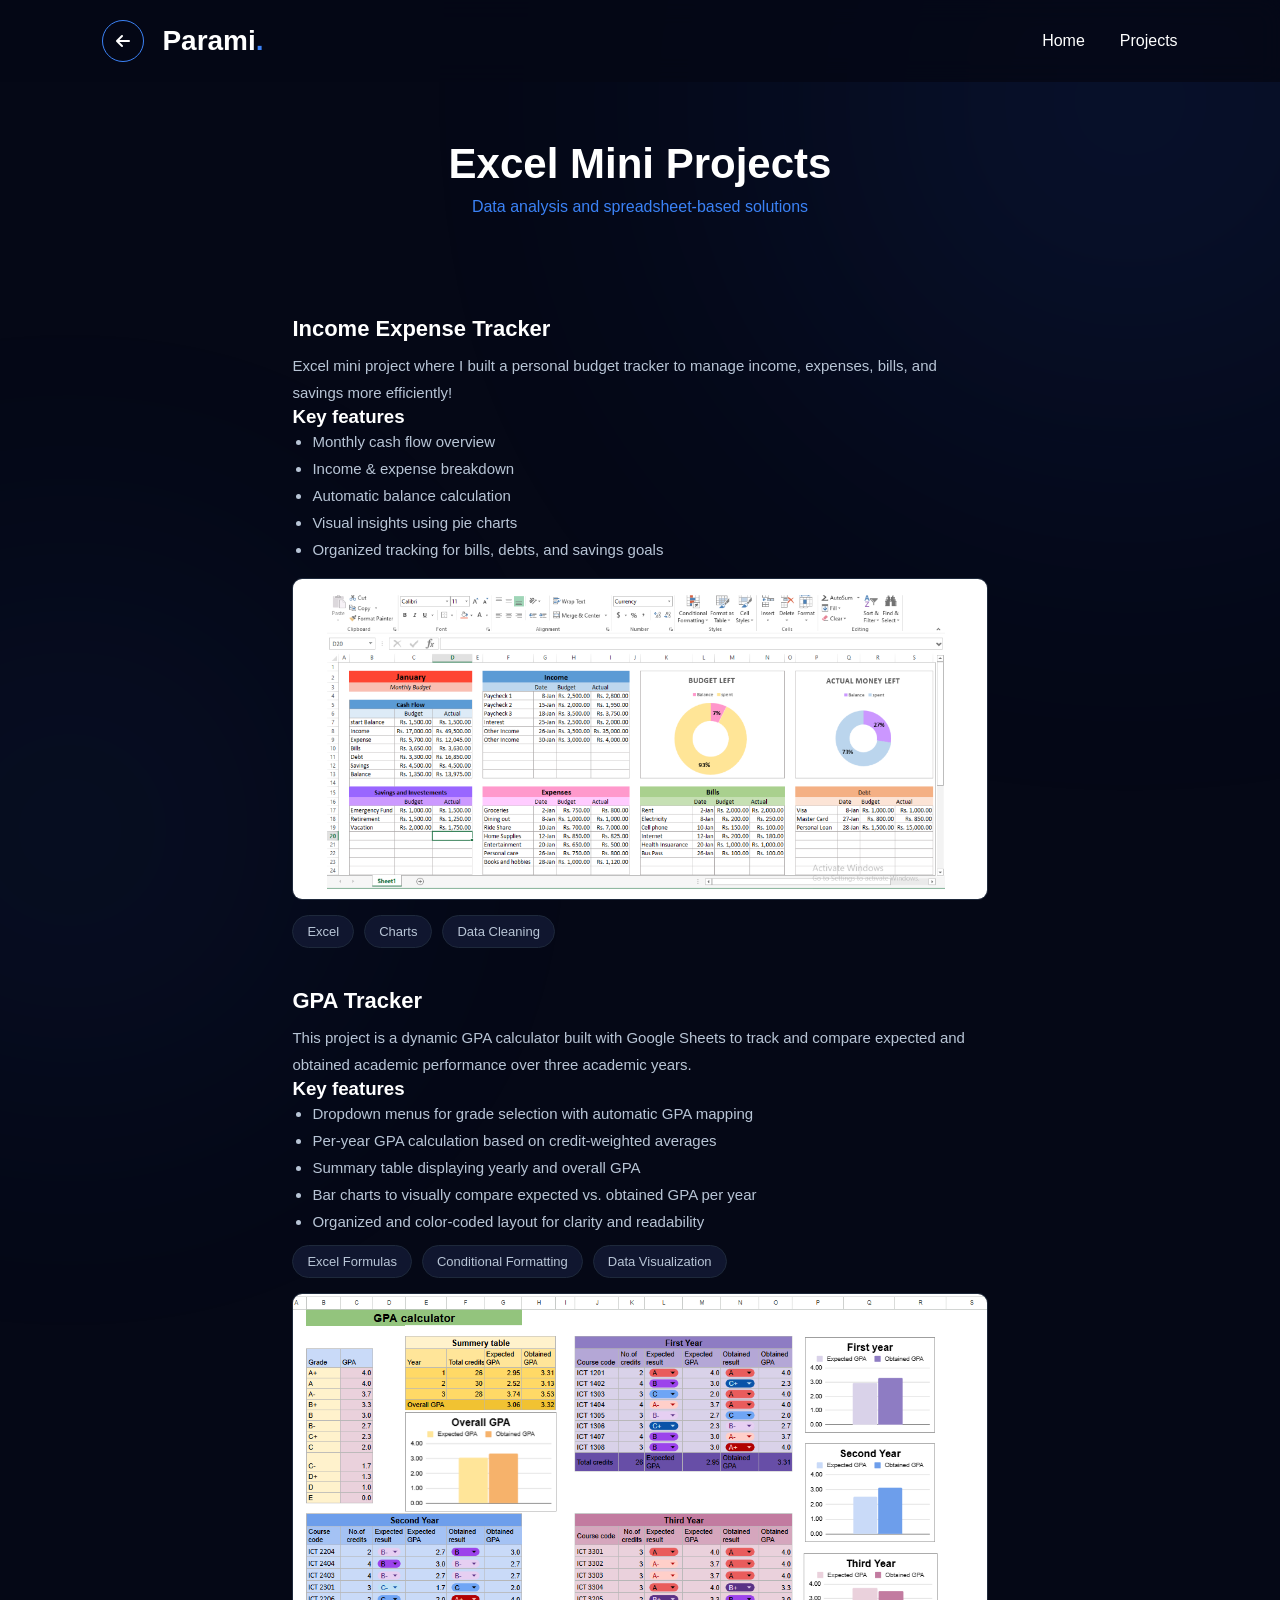
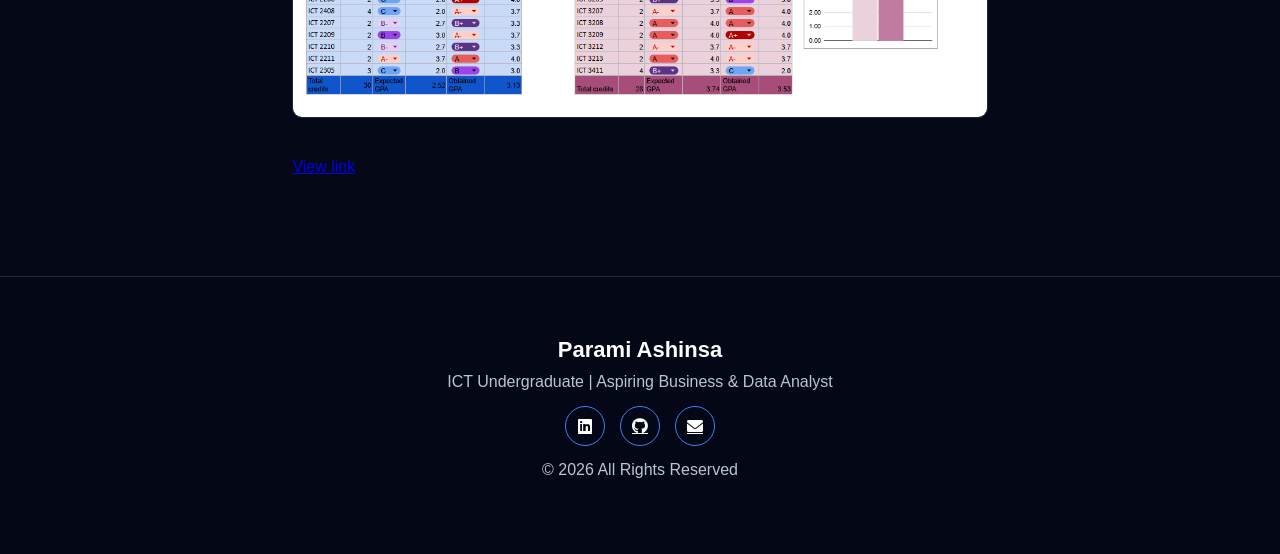
<file: Projects/excel-projects.html>
<!DOCTYPE html>
<html lang="en">
<head>
    <meta charset="UTF-8">
    <title>Excel Projects | Portfolio</title>
    <link rel="stylesheet" href="../css/styles.css">
     <link rel="stylesheet" href="https://cdnjs.cloudflare.com/ajax/libs/font-awesome/6.0.0/css/all.min.css">
</head>

<body>

<header class="navbar">
    <div class="nav-left">

    <a href="javascript:history.back()" class="back-btn">

        <i class="fas fa-arrow-left"></i>

    </a>

    <div class="logo">

        <a href="../index.html">Parami<span>.</span></a>

    </div>

</div>

    <ul class="nav-links">
        <li><a href="../index.html">Home</a></li>
        <li><a href="../index.html#projects">Projects</a></li>
    </ul>
</header>

<section class="project-hero">
    <div class="project-title">
        <h1>Excel Mini Projects</h1>
        <p>Data analysis and spreadsheet-based solutions</p>
    </div>
</section>

<section class="project-details">

    <!-- PROJECT 1 -->
    <div class="block">
        <h2>Income Expense Tracker</h2>
        <p>
            Excel mini project where I built a personal budget tracker to manage income, expenses, 
            bills, and savings more efficiently!
        </p>

        <h3>Key features</h3>
        <ul>
            <li>Monthly cash flow overview</li>
            <li>Income & expense breakdown</li>
            <li>Automatic balance calculation</li>
            <li>Visual insights using pie charts</li>
            <li>Organized tracking for bills, debts, and savings goals</li>
        </ul>
        
         <!-- SCREENSHOT -->
        <div class="excel-image">
            <img src="../images/IncomeExpenseTracker.png" alt="income expense tracker">
        </div>

        <div class="tech-list">
            <span>Excel</span>
            <span>Charts</span>
            <span>Data Cleaning</span>
        </div>
    </div>

    <!-- PROJECT 2 -->
    <div class="block">
        <h2>GPA Tracker</h2>
        <p>
            This project is a dynamic GPA calculator built with
            Google Sheets to track and compare expected and obtained academic performance over three academic years.
        </p>
        
        <h3>Key features</h3>
         <ul>
            <li>Dropdown menus for grade selection with automatic GPA mapping</li>
            <li>Per-year GPA calculation based on credit-weighted averages</li>
            <li>Summary table displaying yearly and overall GPA</li>
            <li>Bar charts to visually compare expected vs. obtained GPA per year</li>
            <li>Organized and color-coded layout for clarity and readability</li>
        </ul>



        <div class="tech-list">
            <span>Excel Formulas</span>
            <span>Conditional Formatting</span>
            <span>Data Visualization</span>
        </div>

         <!-- SCREENSHOT -->
        <div class="excel-image">
            <img src="../images/gpaTracker.png" alt="income expense tracker">
        </div>
    </div>

    <a href="https://docs.google.com/spreadsheets/d/10zt6_JdC7mPaRF8cwC0IGRM7F4yTkiR7fCl6mW_0n1c/edit?usp=sharing">View link</a>

</section>

<!-- ================= FOOTER ================= -->
<footer class="footer">

    <div class="footer-content">

        <h3>Parami Ashinsa</h3>

        <p>
            ICT Undergraduate | Aspiring Business & Data Analyst
        </p>

        <div class="footer-socials">

            <a href="https://www.linkedin.com/in/paramiashinsa" target="_blank">
                <i class="fab fa-linkedin"></i>
            </a>
            <a href="https://github.com/Parami2002067"><i class="fab fa-github"></i></a>
            <a href="mailto:ashinsaparami2002@gmail.com">
                <i class="fas fa-envelope"></i>
            </a>

        </div>

        <p class="copyright">
            © 2026 All Rights Reserved
        </p>

    </div>

</footer>

</body>
</html>
</file>
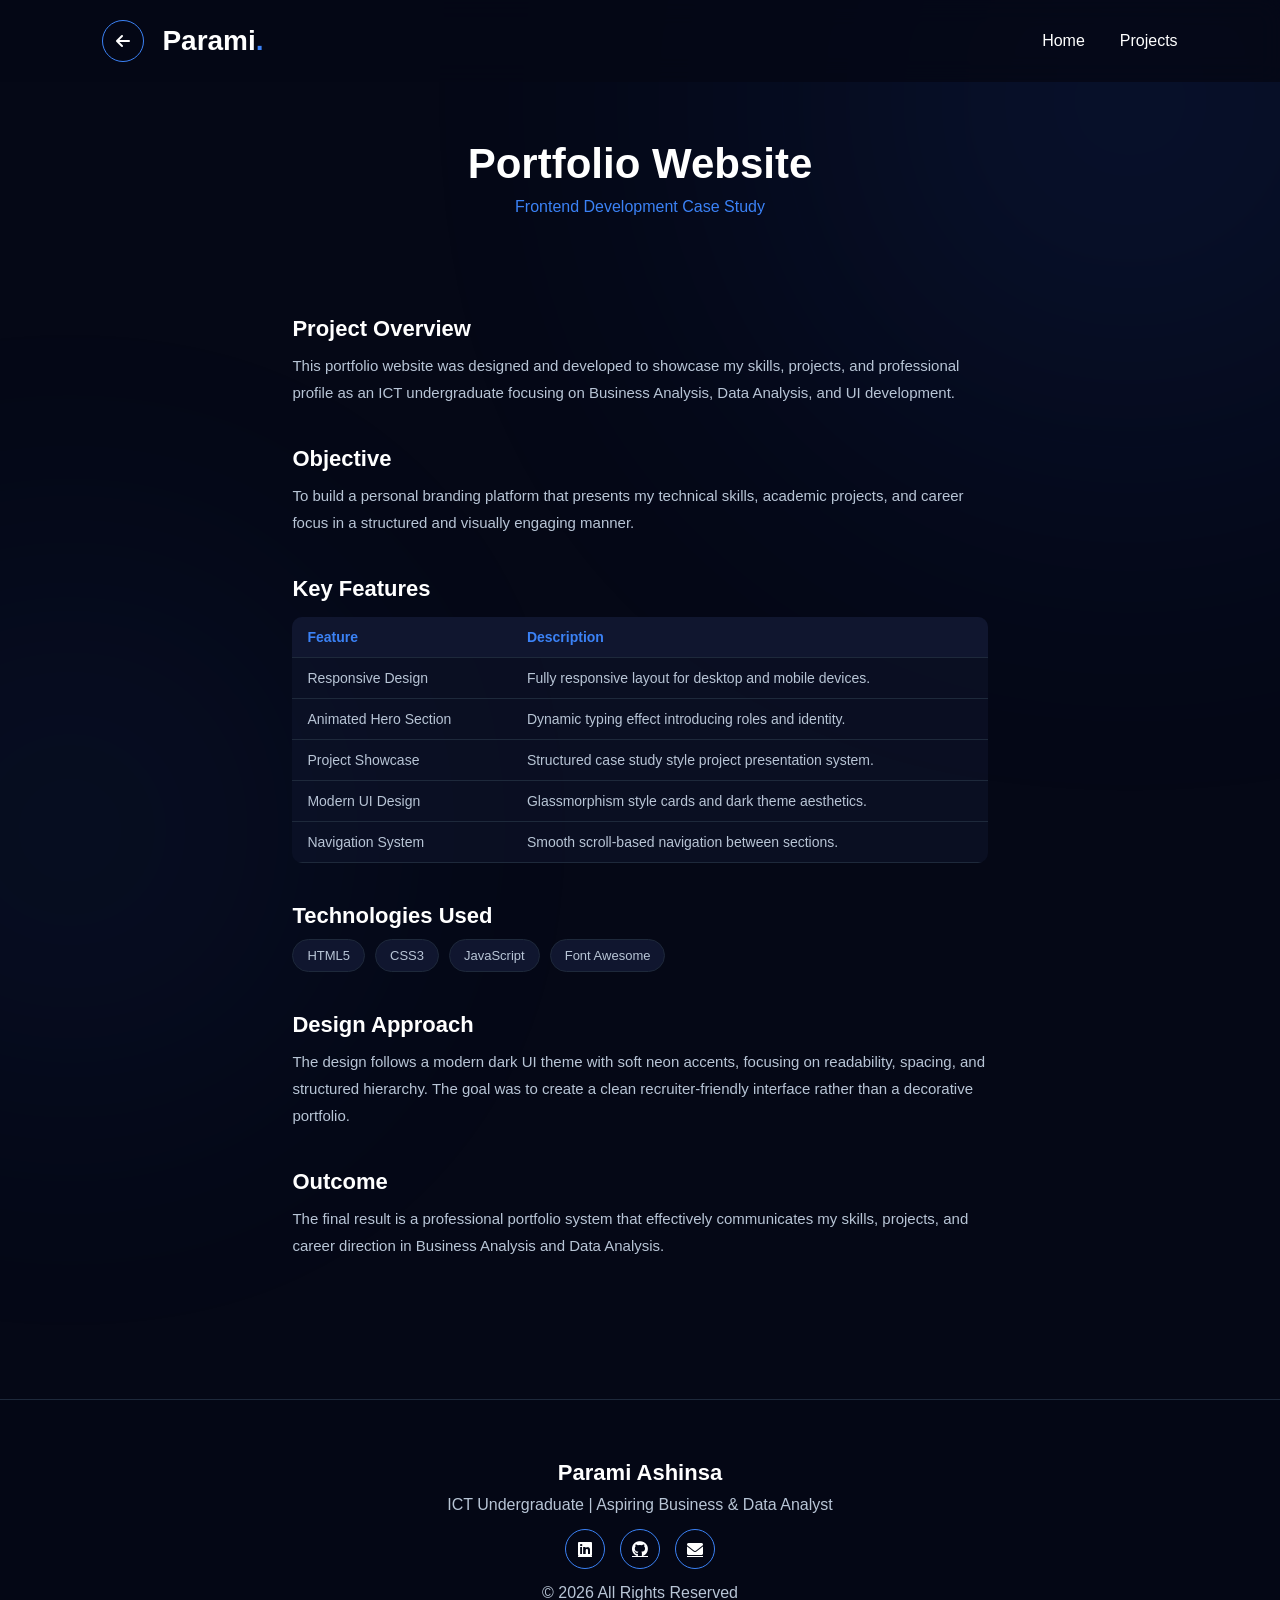
<file: Projects/portfolio-website.html>
<!DOCTYPE html>
<html lang="en">
<head>
    <meta charset="UTF-8">
    <title>Portfolio Website | Case Study</title>
    <link rel="stylesheet" href="../css/styles.css">
    <link rel="stylesheet" href="https://cdnjs.cloudflare.com/ajax/libs/font-awesome/6.0.0/css/all.min.css">
    
</head>

<body>

<!-- NAV -->
<header class="navbar">
    <div class="nav-left">

    <a href="javascript:history.back()" class="back-btn">

        <i class="fas fa-arrow-left"></i>

    </a>

    <div class="logo">

        <a href="../index.html">Parami<span>.</span></a>

    </div>

</div>

    <ul class="nav-links">
        <li><a href="../index.html">Home</a></li>
        <li><a href="../index.html#projects">Projects</a></li>
    </ul>
</header>

<!-- HERO -->
<section class="project-hero">
    <div class="project-title">
        <h1>Portfolio Website</h1>
        <p>Frontend Development Case Study</p>
    </div>
</section>

<!-- CONTENT -->
<section class="project-details">

    <!-- OVERVIEW -->
    <div class="block">
        <h2>Project Overview</h2>
        <p>
            This portfolio website was designed and developed to showcase my
            skills, projects, and professional profile as an ICT undergraduate
            focusing on Business Analysis, Data Analysis, and UI development.
        </p>
    </div>

    <!-- OBJECTIVE -->
    <div class="block">
        <h2>Objective</h2>
        <p>
            To build a personal branding platform that presents my technical
            skills, academic projects, and career focus in a structured and
            visually engaging manner.
        </p>
    </div>

    <!-- FEATURES -->
    <div class="block">
        <h2>Key Features</h2>

        <table class="ba-table">

            <tr>
                <th>Feature</th>
                <th>Description</th>
            </tr>

            <tr>
                <td>Responsive Design</td>
                <td>Fully responsive layout for desktop and mobile devices.</td>
            </tr>

            <tr>
                <td>Animated Hero Section</td>
                <td>Dynamic typing effect introducing roles and identity.</td>
            </tr>

            <tr>
                <td>Project Showcase</td>
                <td>Structured case study style project presentation system.</td>
            </tr>

            <tr>
                <td>Modern UI Design</td>
                <td>Glassmorphism style cards and dark theme aesthetics.</td>
            </tr>

            <tr>
                <td>Navigation System</td>
                <td>Smooth scroll-based navigation between sections.</td>
            </tr>

        </table>
    </div>

    <!-- TECHNOLOGIES -->
    <div class="block">
        <h2>Technologies Used</h2>

        <div class="tech-list">
            <span>HTML5</span>
            <span>CSS3</span>
            <span>JavaScript</span>
            <span>Font Awesome</span>
        </div>
    </div>

    <!-- DESIGN APPROACH -->
    <div class="block">
        <h2>Design Approach</h2>
        <p>
            The design follows a modern dark UI theme with soft neon accents,
            focusing on readability, spacing, and structured hierarchy. The goal
            was to create a clean recruiter-friendly interface rather than a
            decorative portfolio.
        </p>
    </div>

    <!-- OUTCOME -->
    <div class="block">
        <h2>Outcome</h2>
        <p>
            The final result is a professional portfolio system that effectively
            communicates my skills, projects, and career direction in Business
            Analysis and Data Analysis.
        </p>
    </div>

</section>

<!-- ================= FOOTER ================= -->
<footer class="footer">

    <div class="footer-content">

        <h3>Parami Ashinsa</h3>

        <p>
            ICT Undergraduate | Aspiring Business & Data Analyst
        </p>

        <div class="footer-socials">

            <a href="https://www.linkedin.com/in/paramiashinsa" target="_blank">
                <i class="fab fa-linkedin"></i>
            </a>
            <a href="https://github.com/Parami2002067"><i class="fab fa-github"></i></a>
            <a href="mailto:ashinsaparami2002@gmail.com">
                <i class="fas fa-envelope"></i>
            </a>

        </div>

        <p class="copyright">
            © 2026 All Rights Reserved
        </p>

    </div>

</footer>

</body>
</html>
</file>
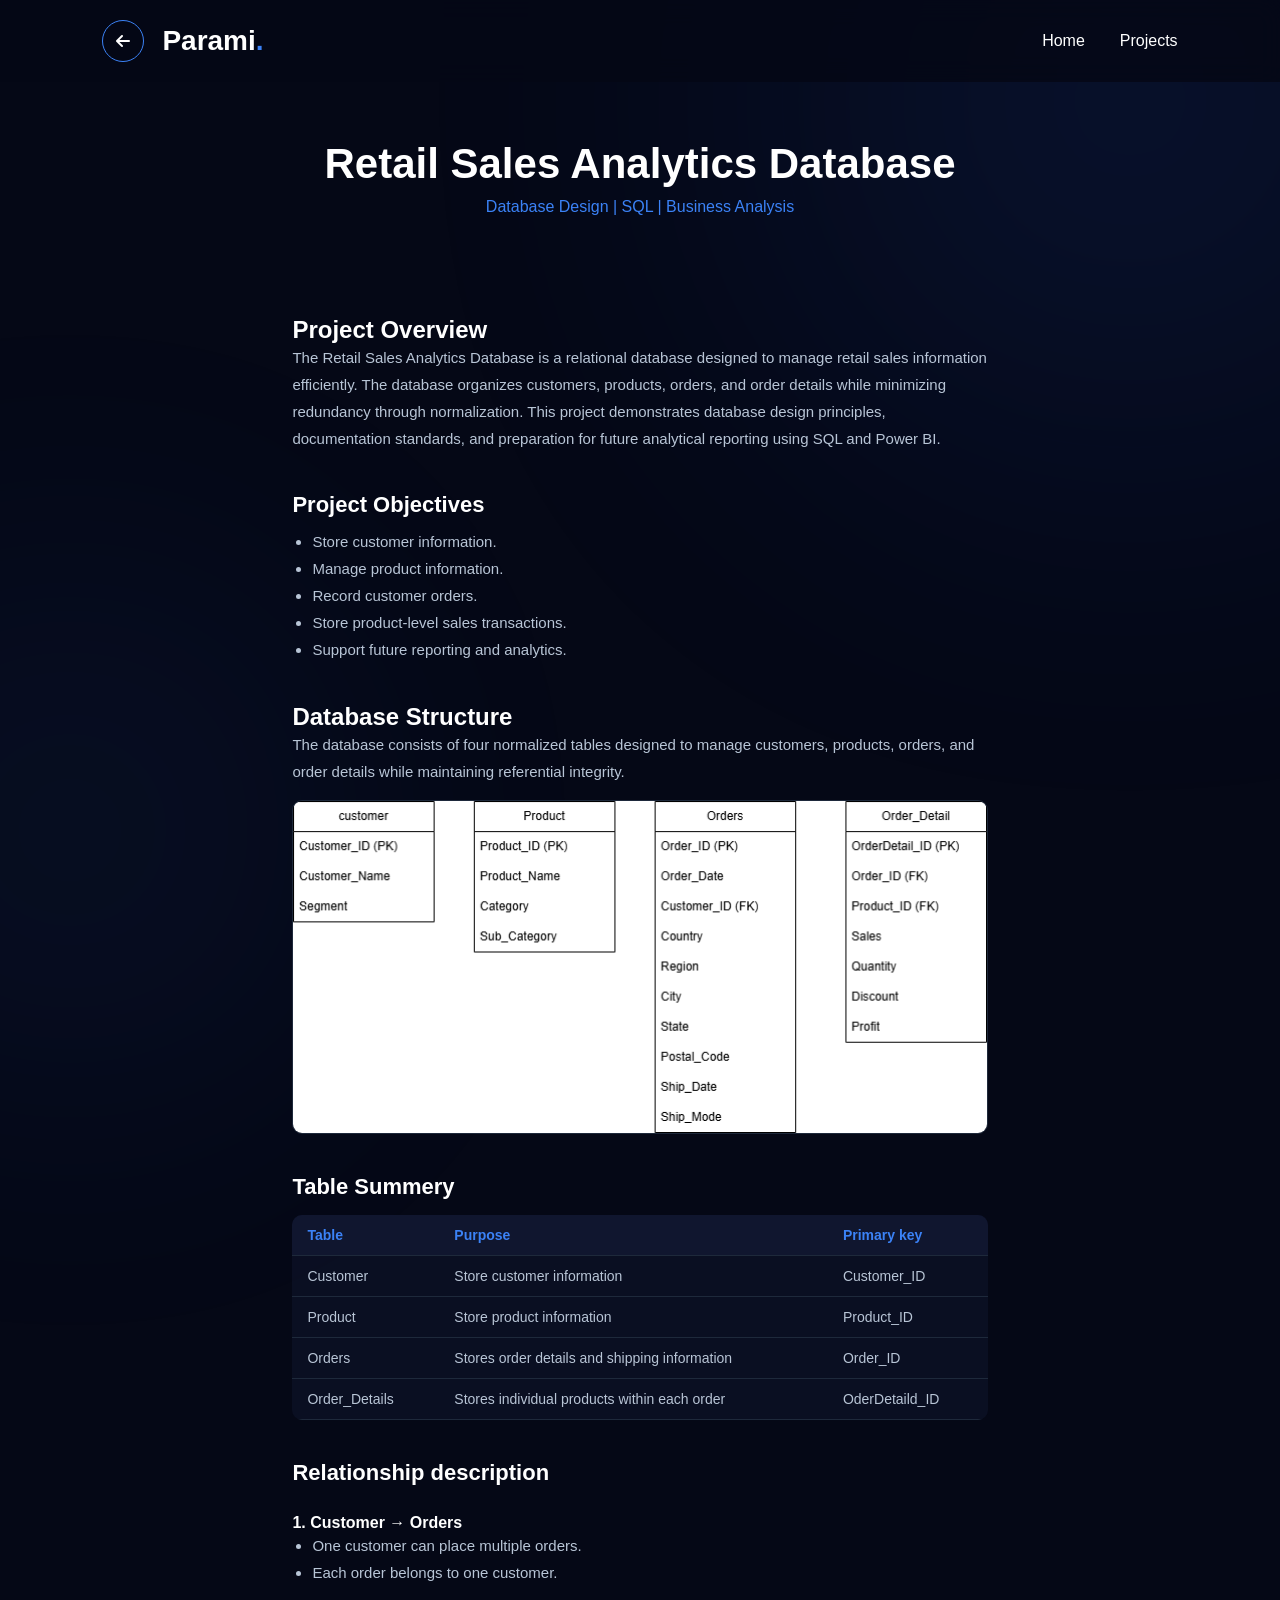
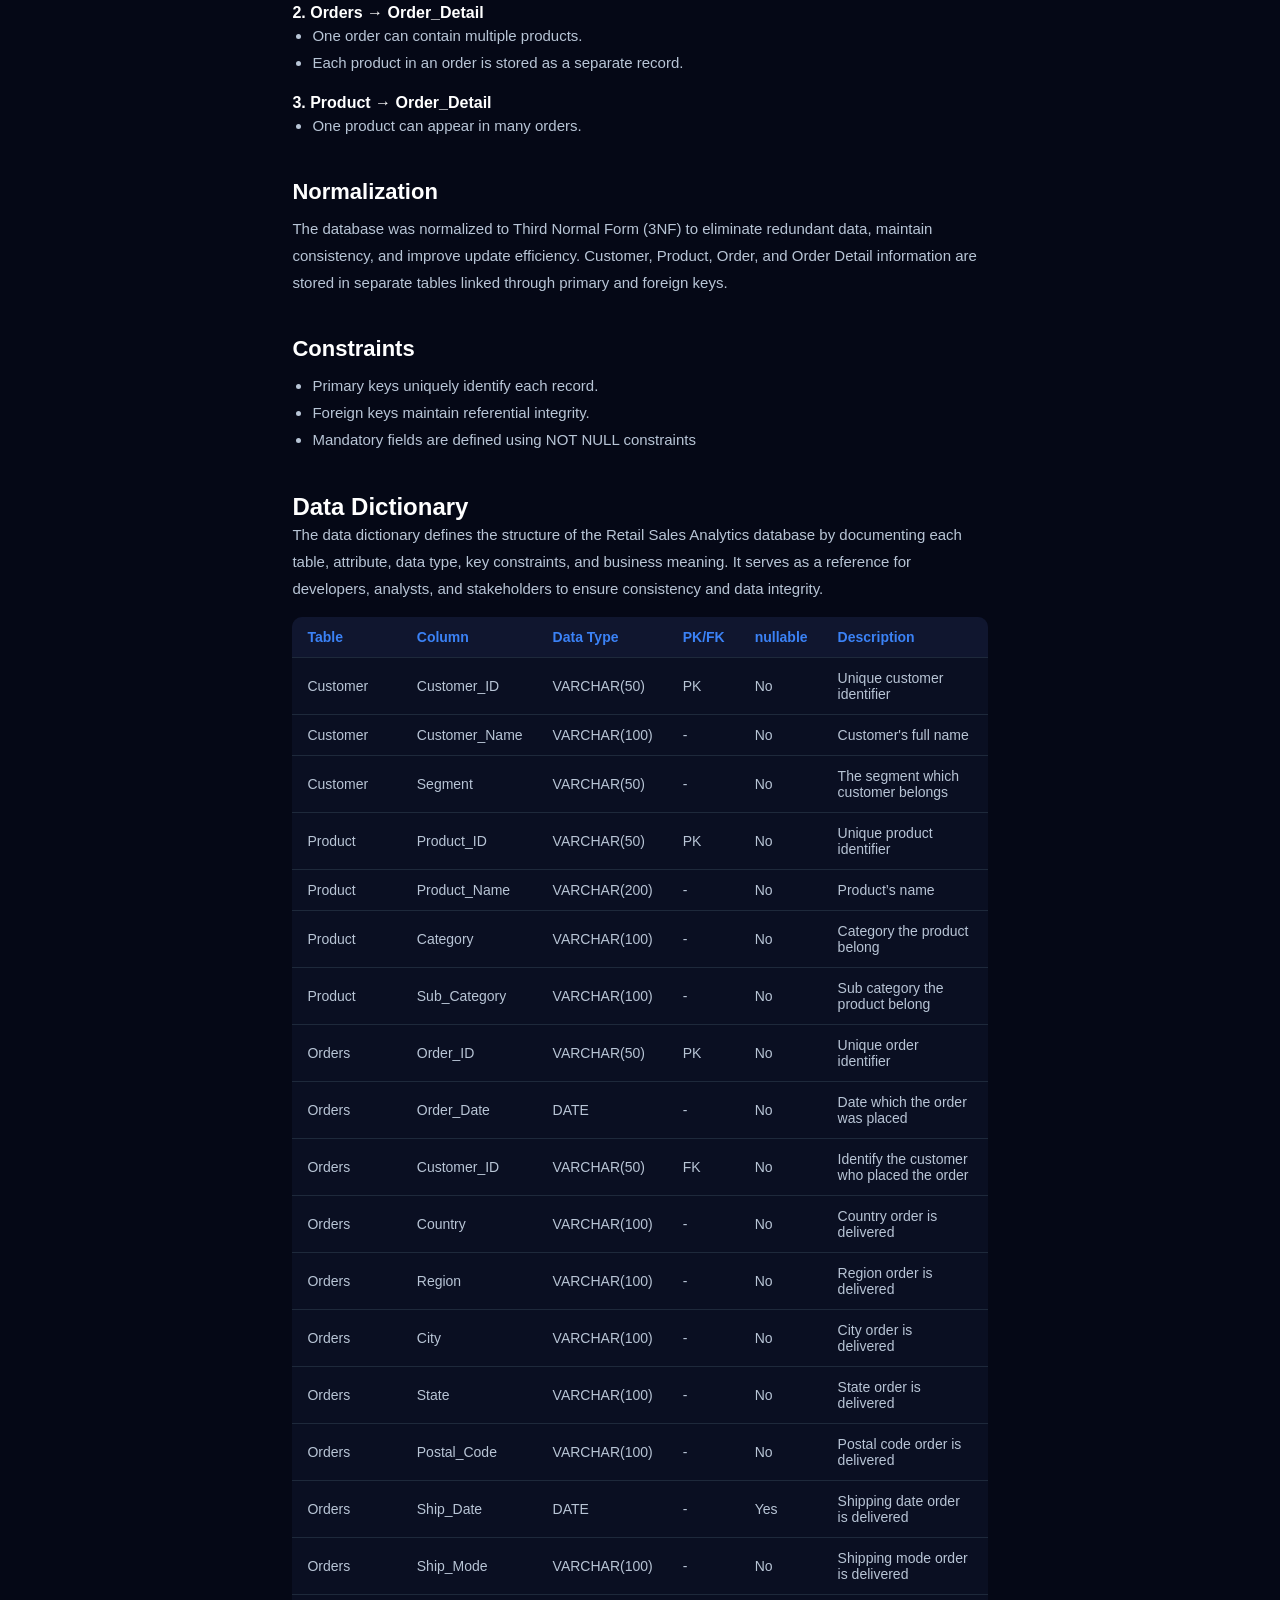
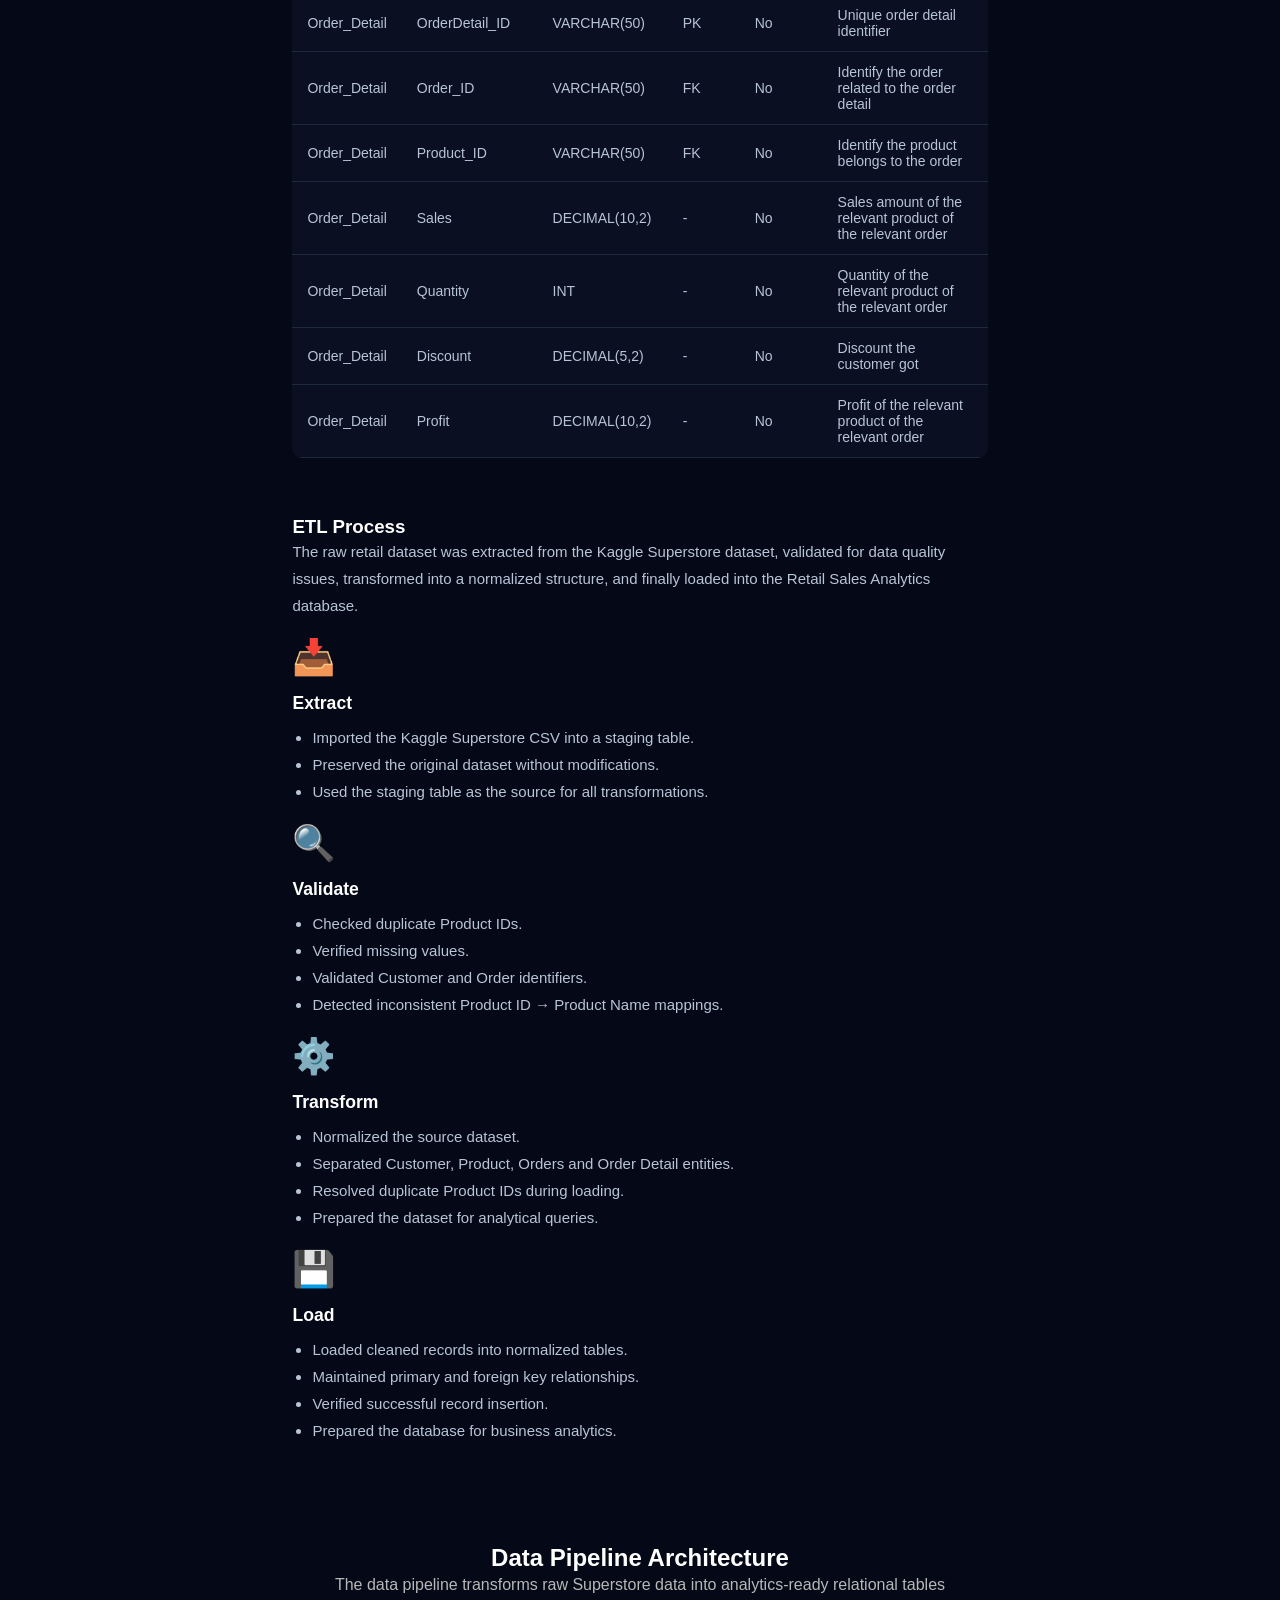
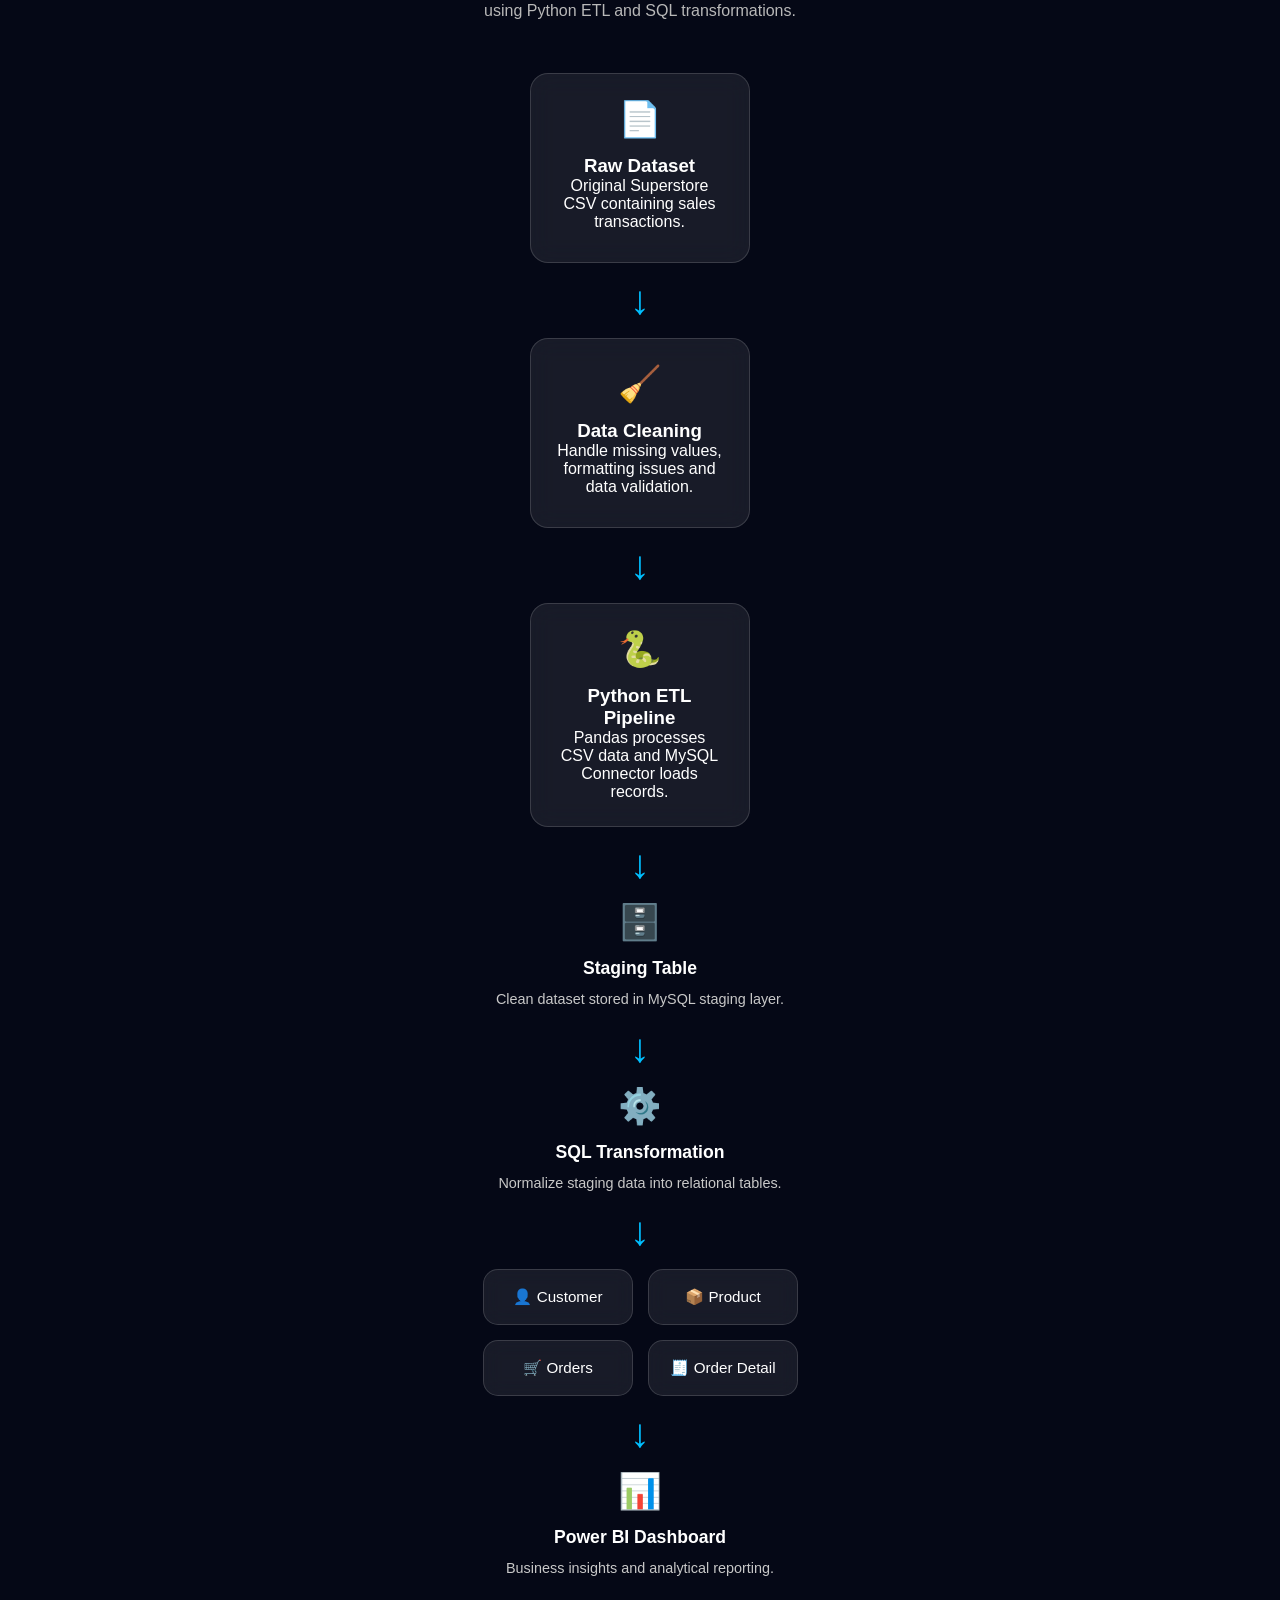
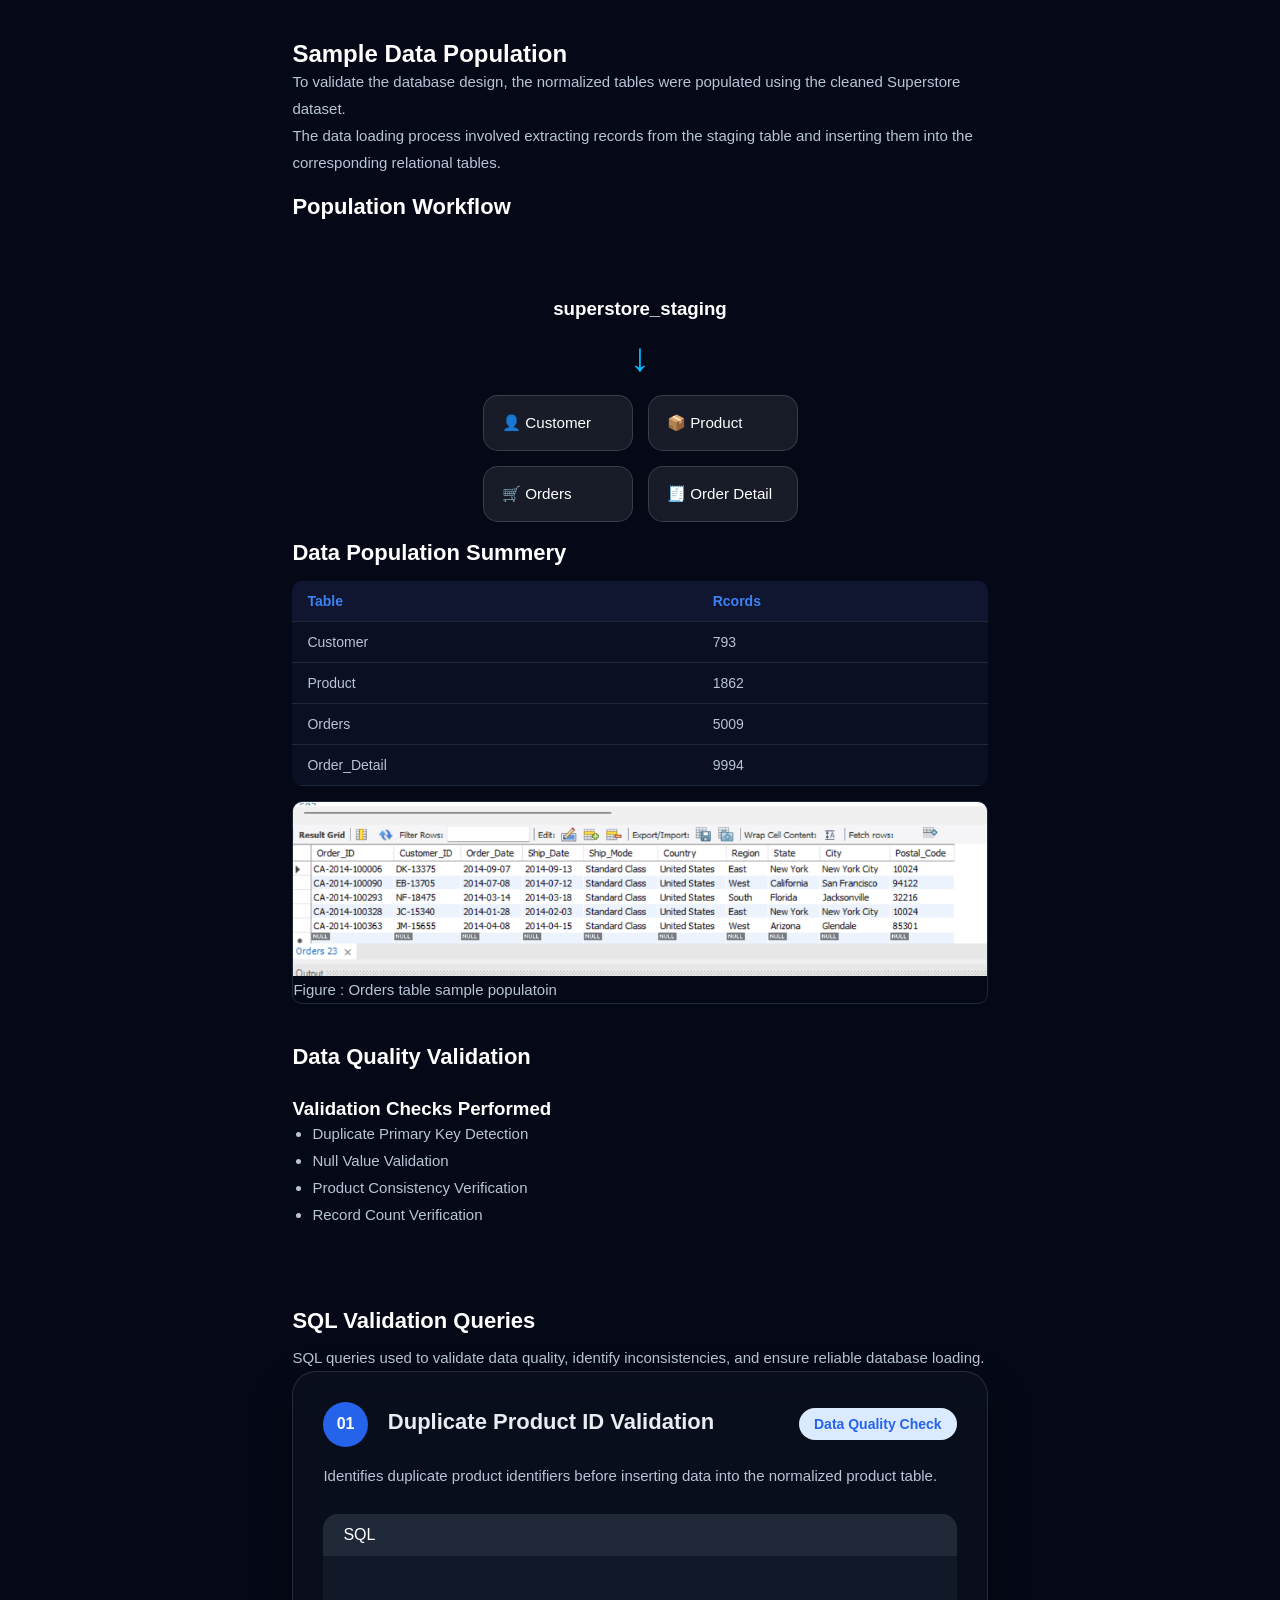
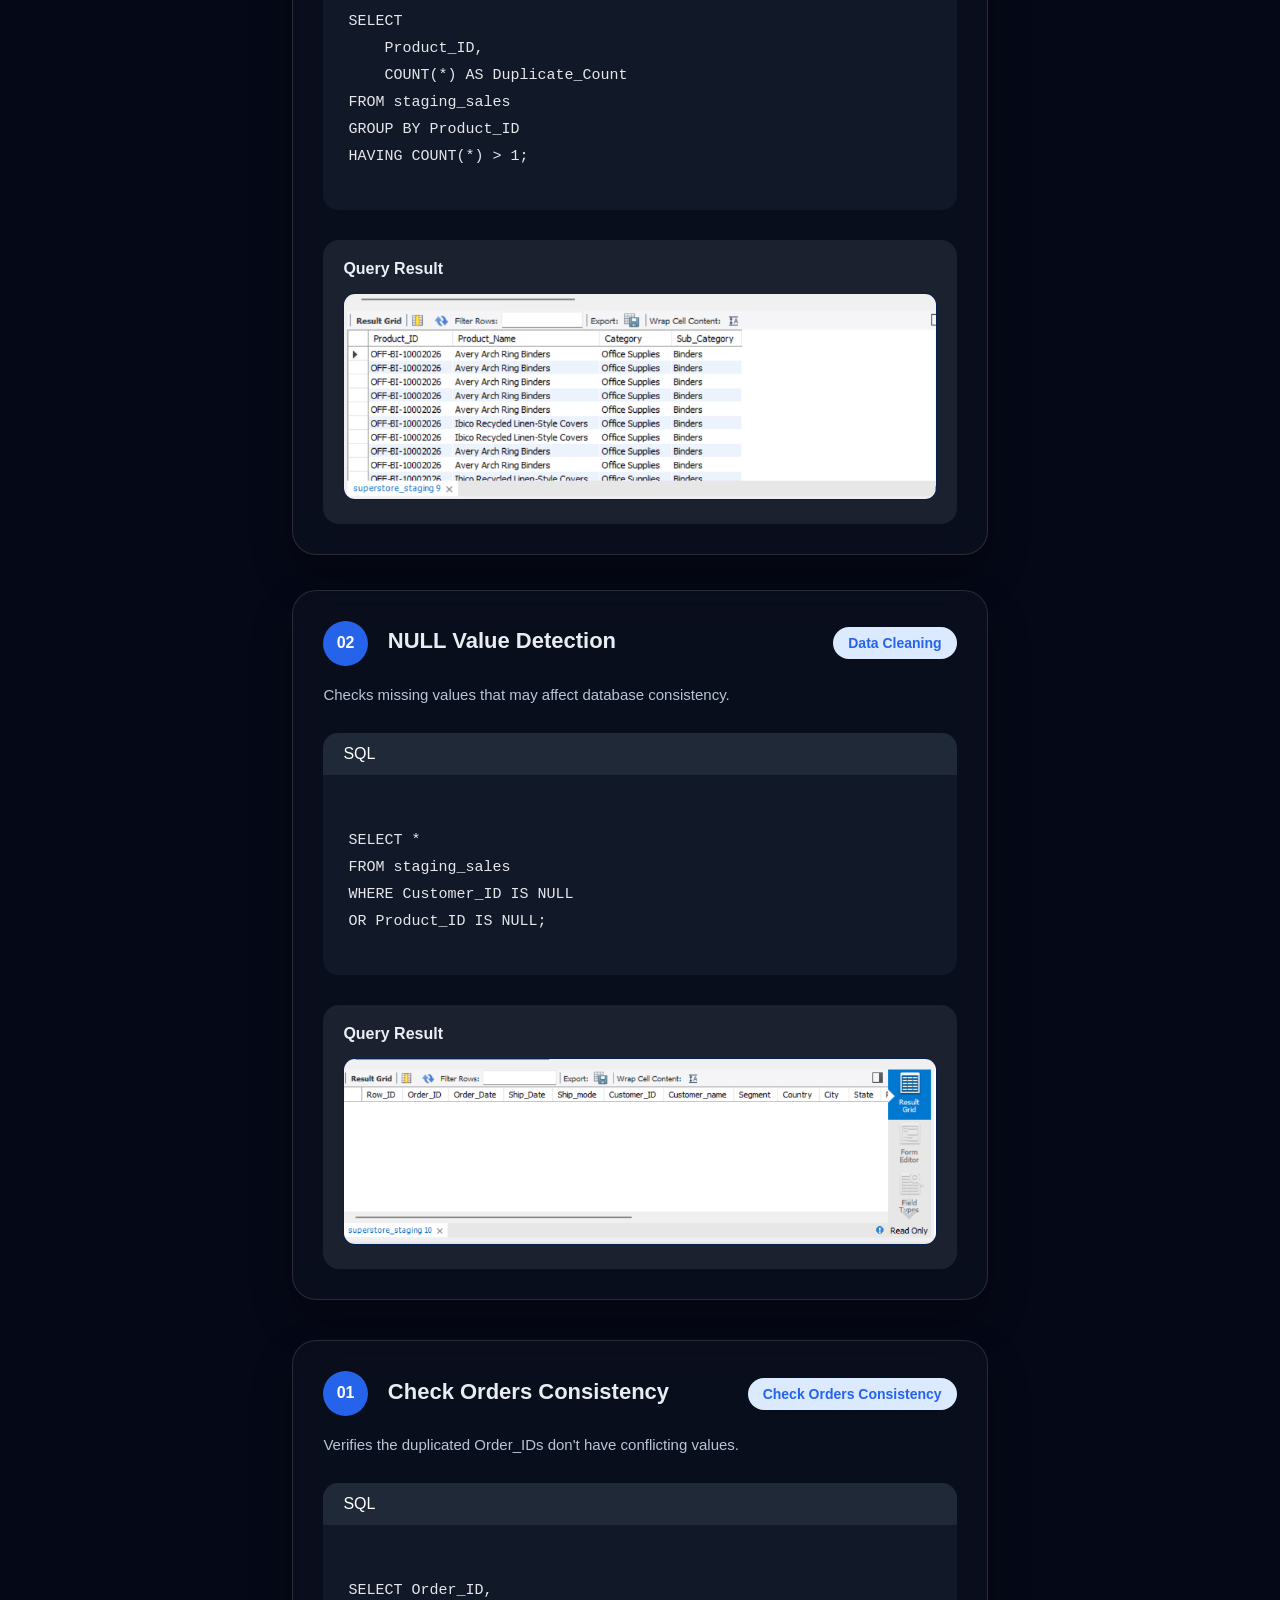
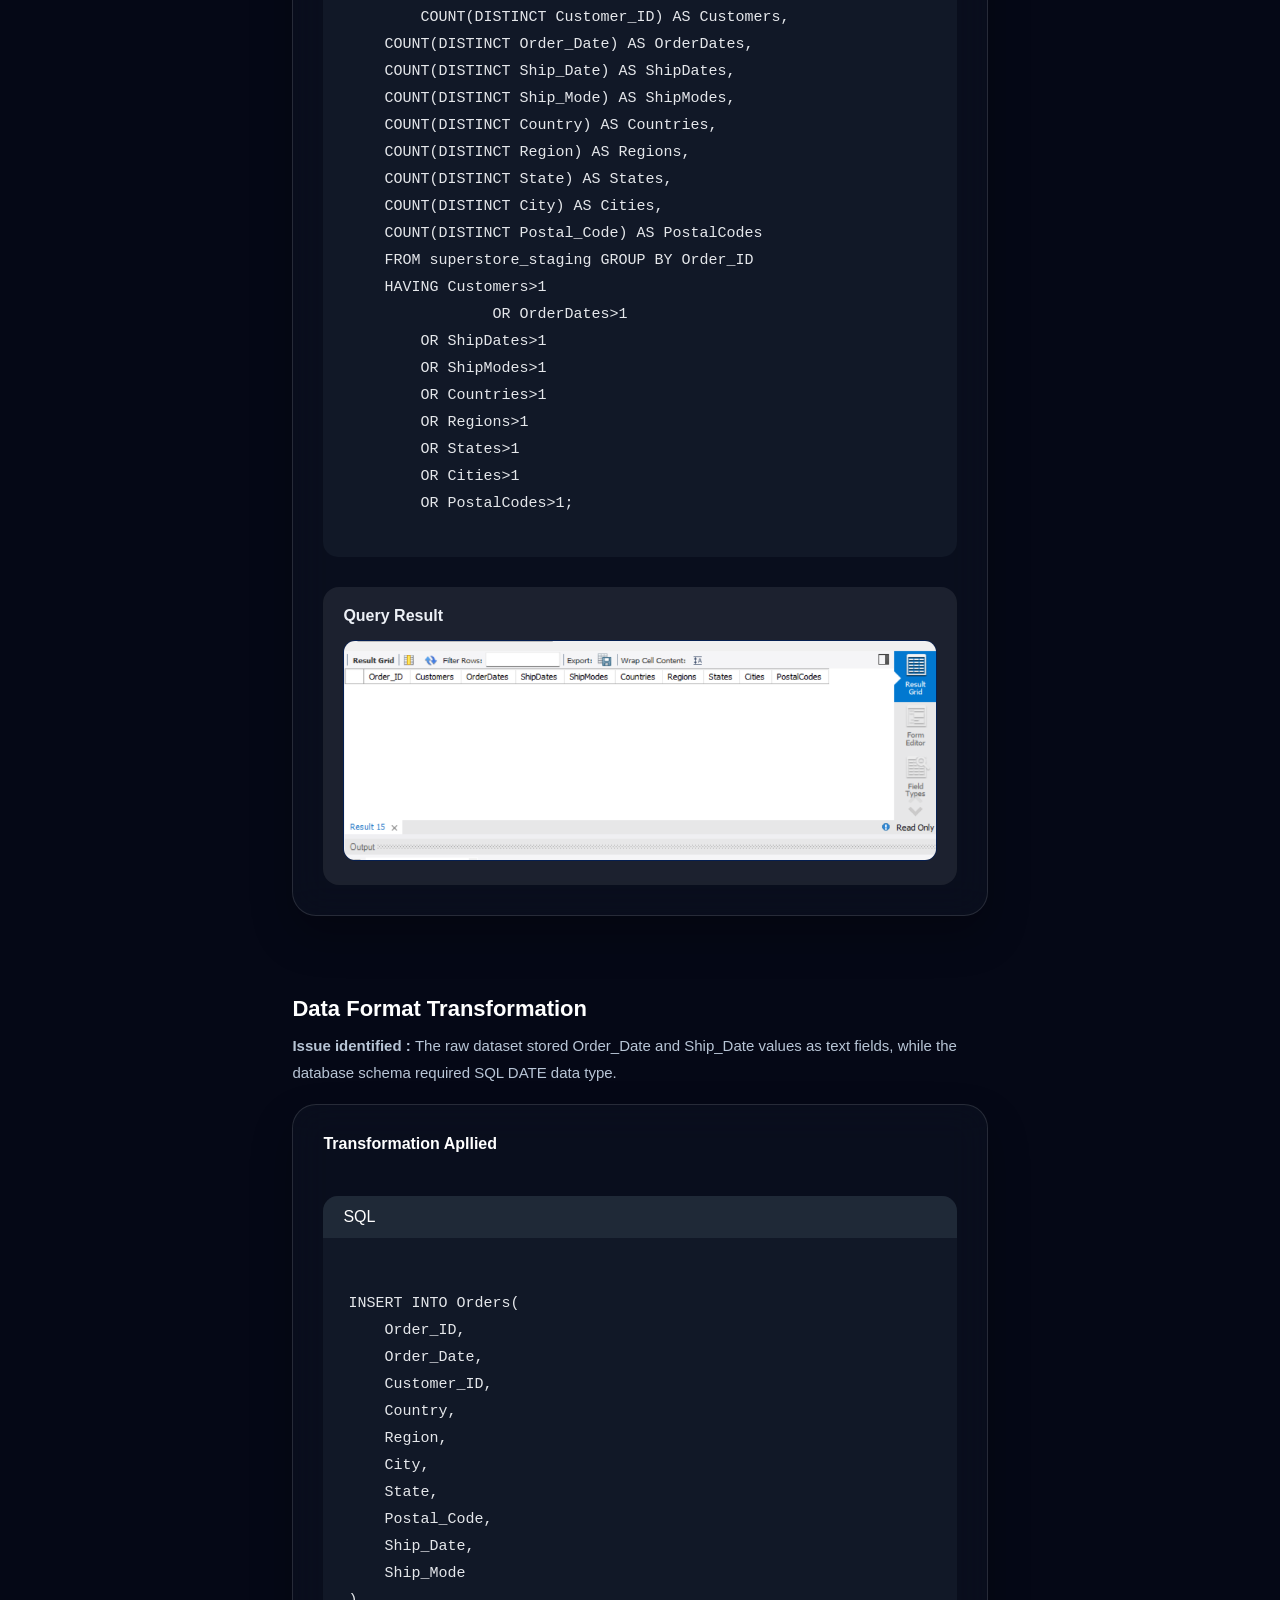
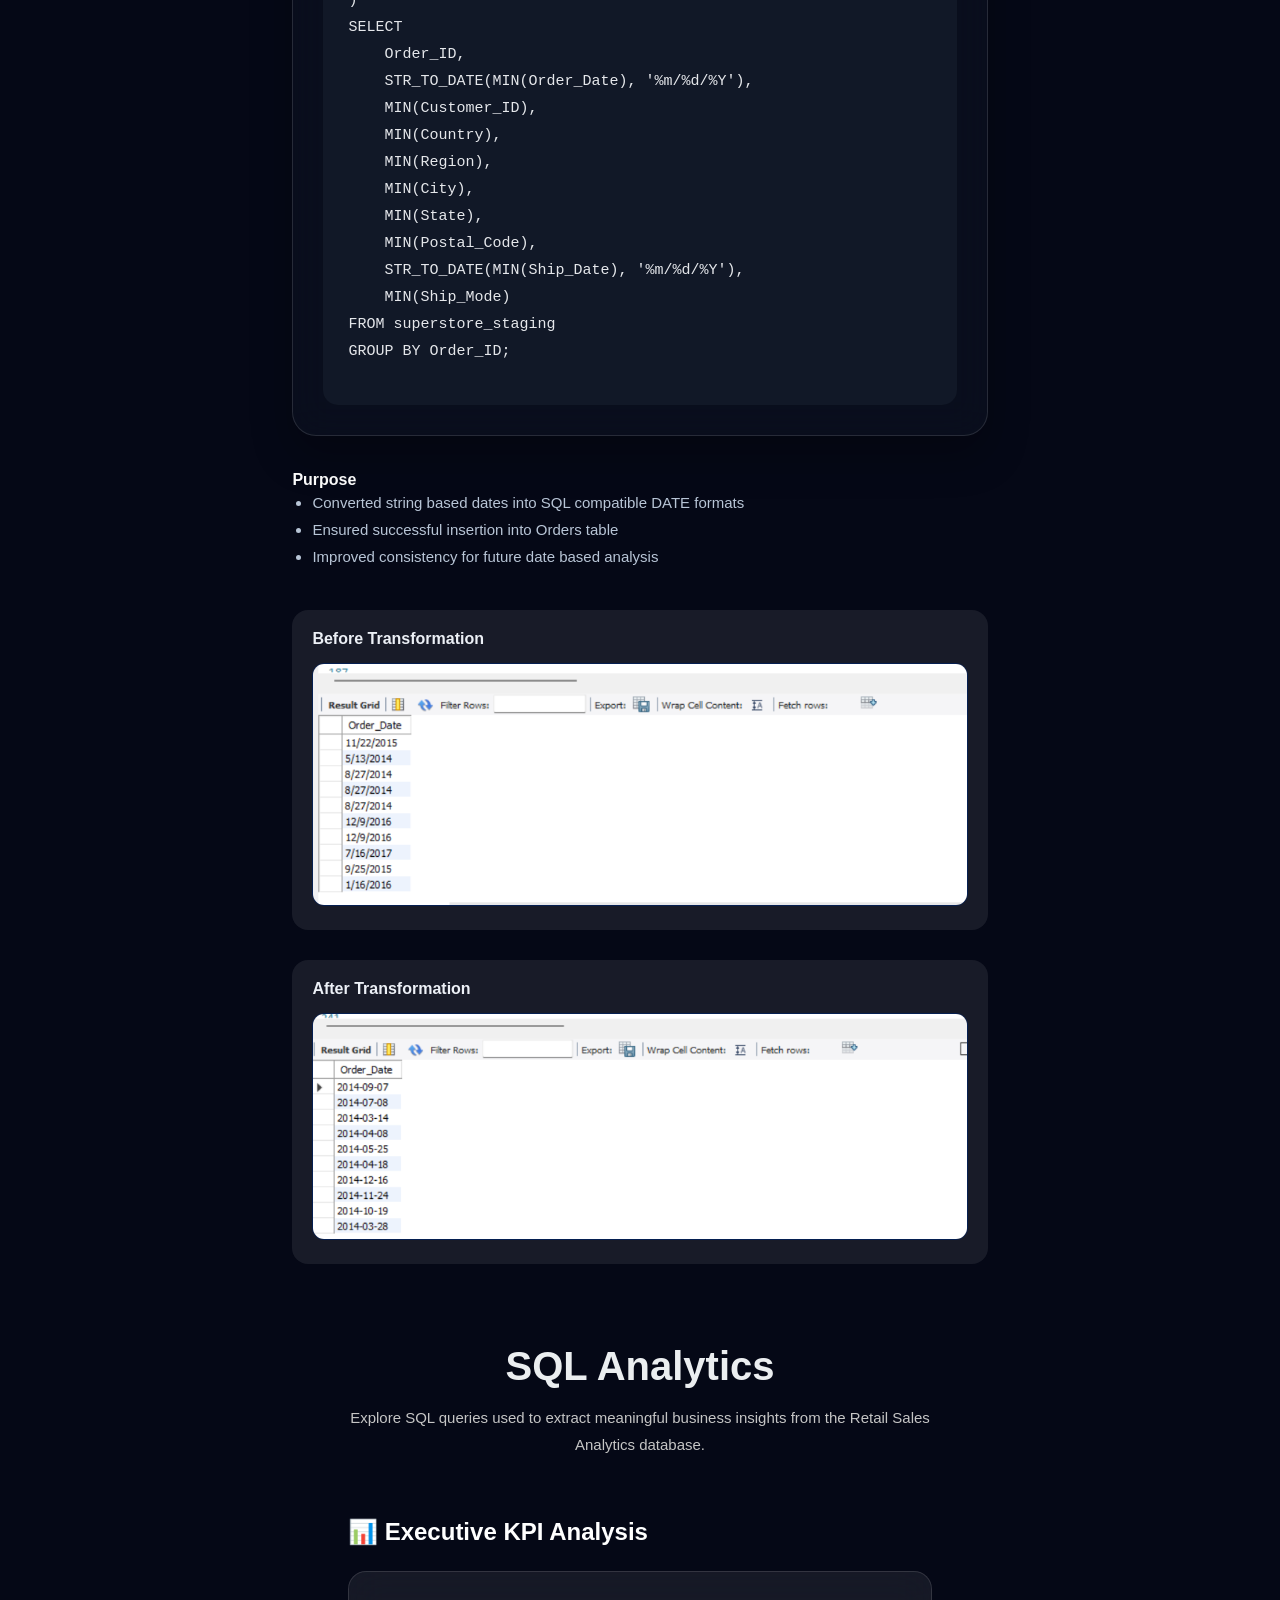
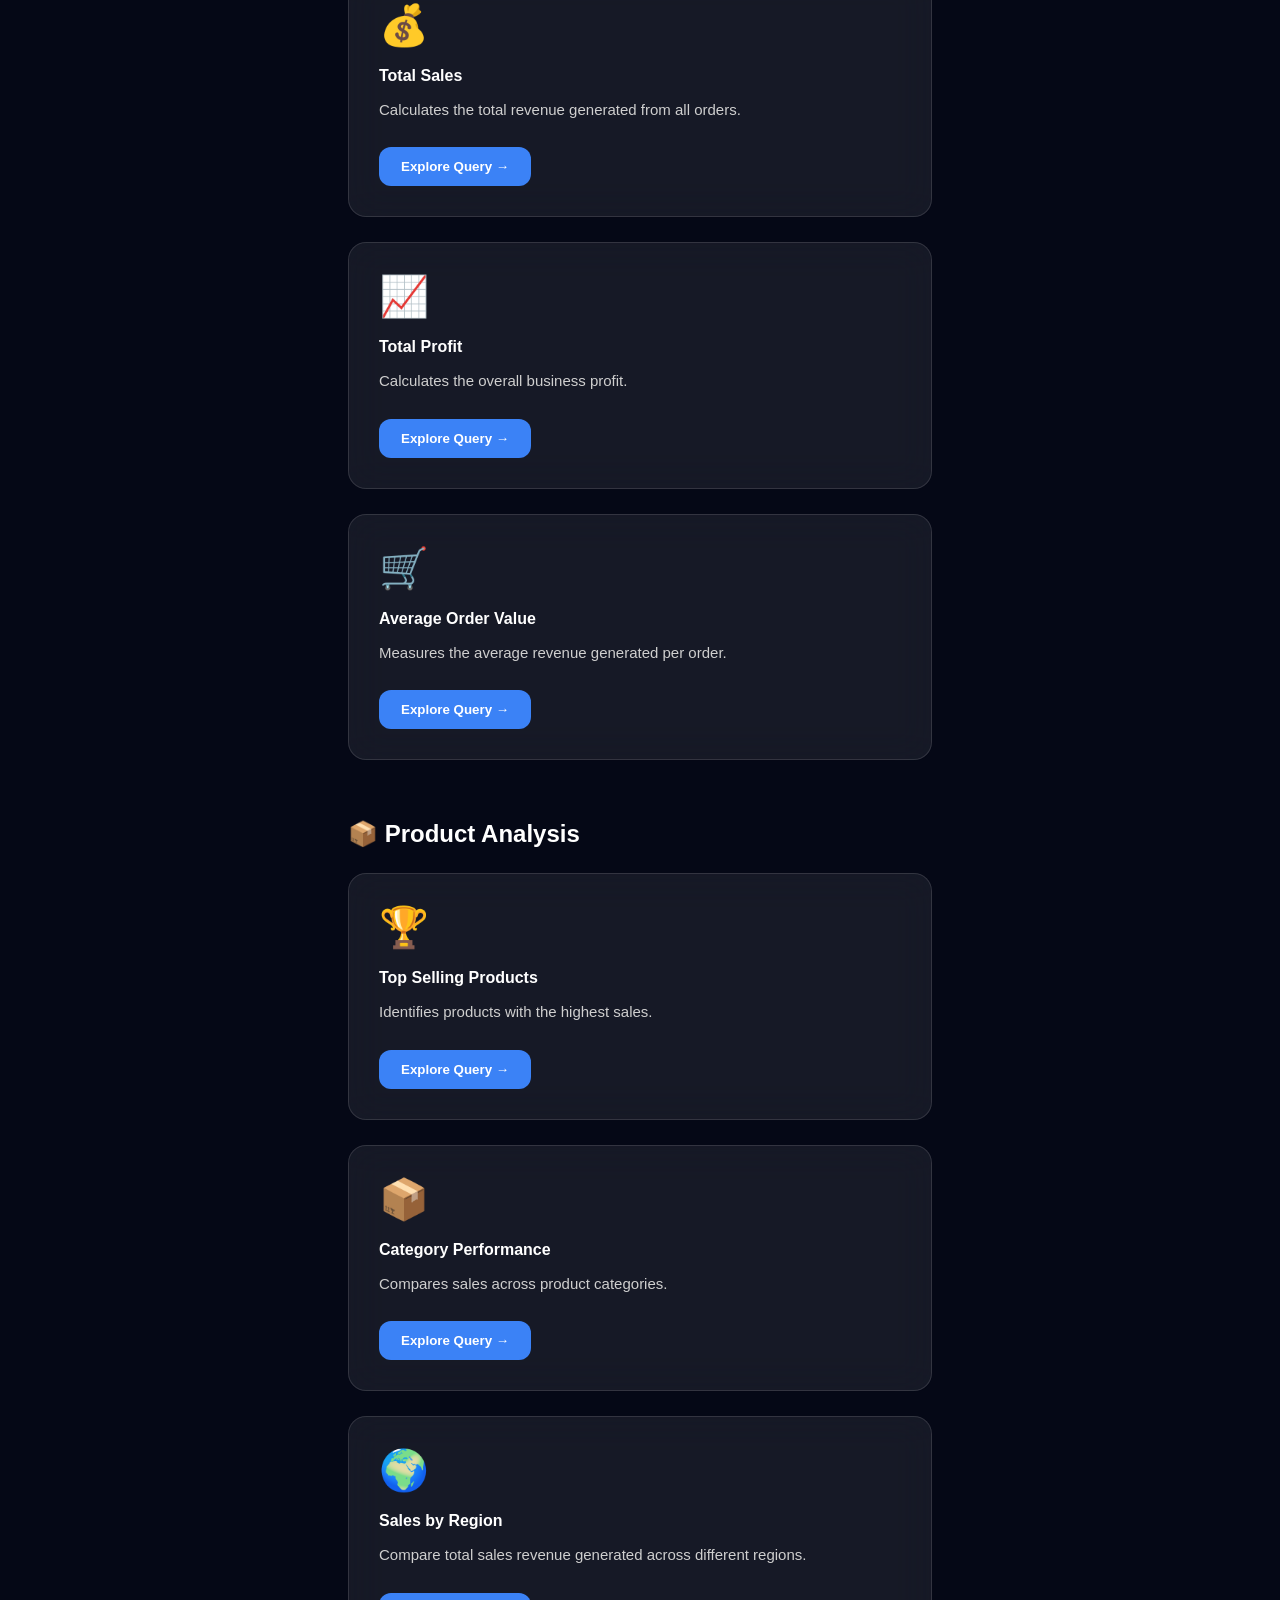
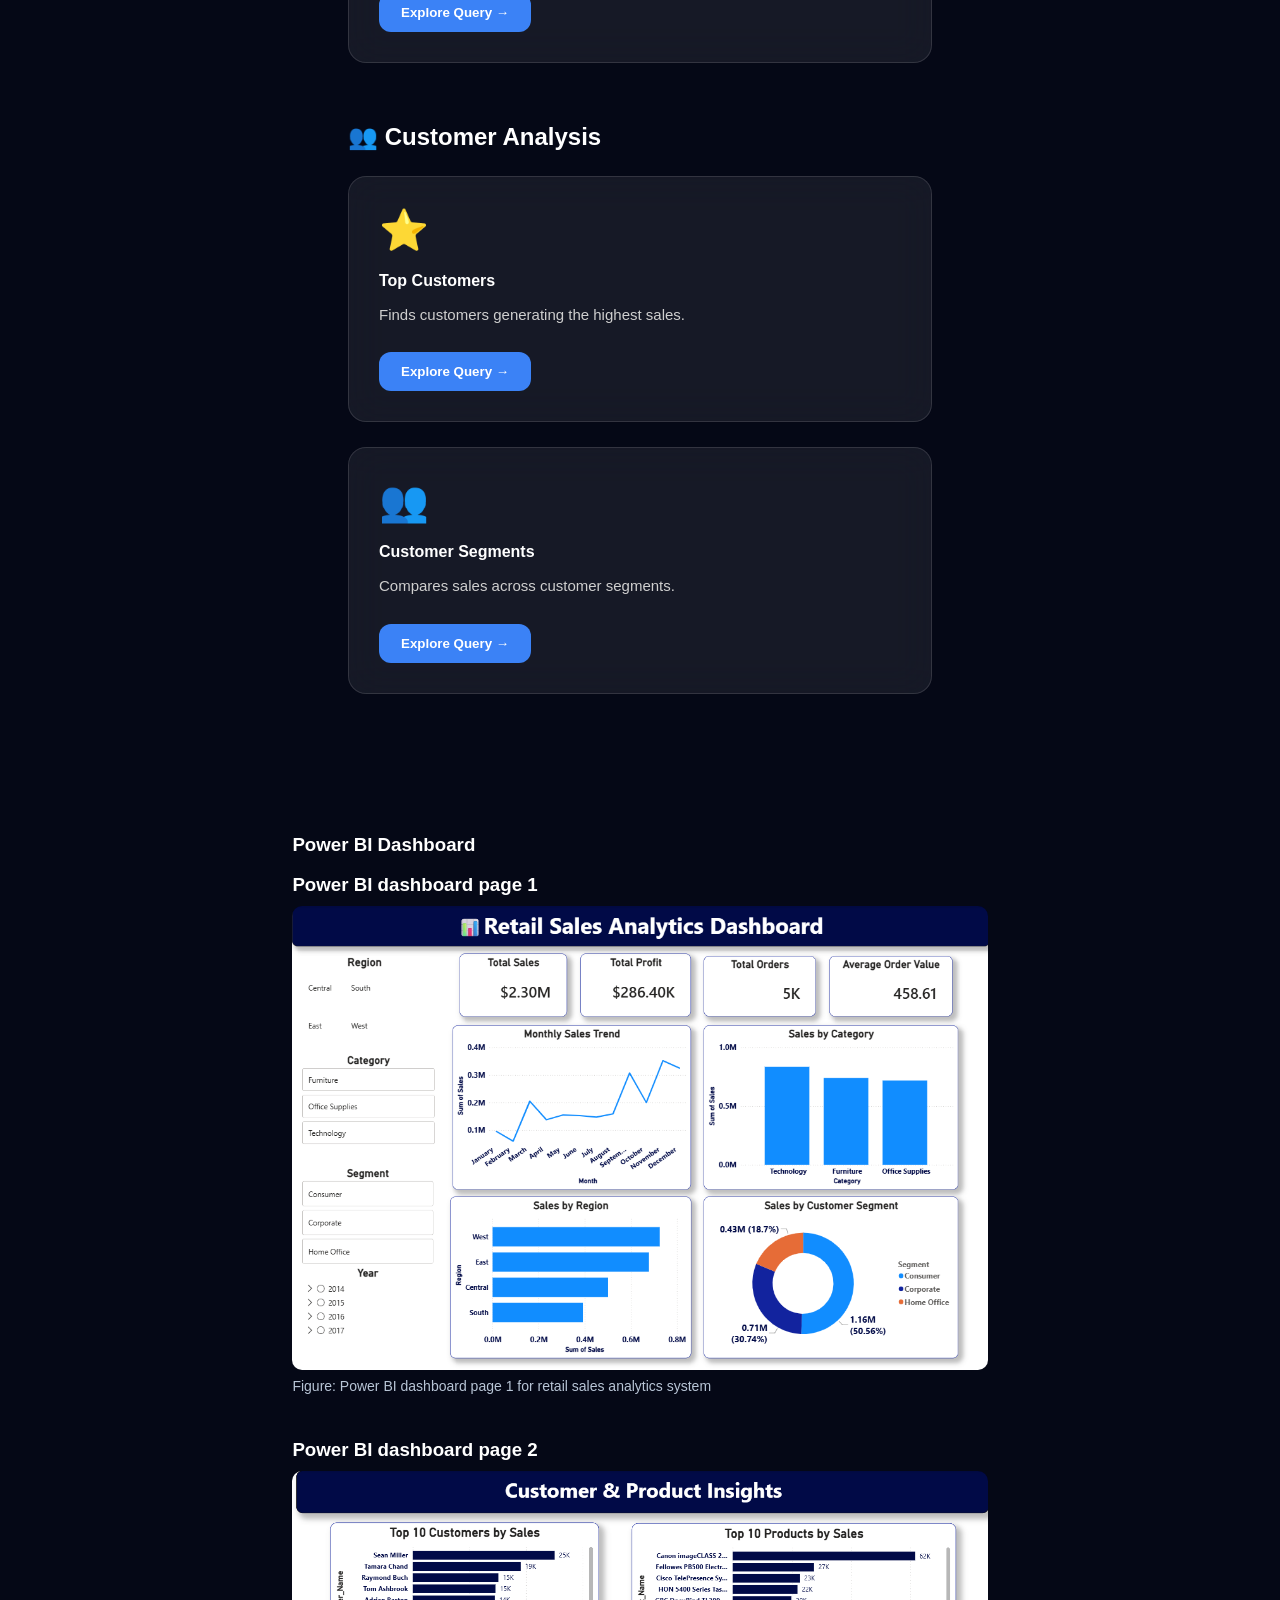
<file: Projects/retail-sales-database.html>
<!DOCTYPE html>
<html lang="en">
<head>
    <meta charset="UTF-8">
    <title>Camera Rental Management System | Case Study</title>
    <link rel="stylesheet" href="../css/styles.css">
    <link rel="stylesheet" href="https://cdnjs.cloudflare.com/ajax/libs/font-awesome/6.0.0/css/all.min.css">
</head>

<body>

<!-- HEADER -->
<header class="navbar">
    <div class="nav-left">

    <a href="javascript:history.back()" class="back-btn">

        <i class="fas fa-arrow-left"></i>

    </a>

    <div class="logo">

        <a href="../index.html">Parami<span>.</span></a>

    </div>

</div>

    <ul class="nav-links">
        <li><a href="../index.html">Home</a></li>
        <li><a href="../index.html#projects">Projects</a></li>
    </ul>
</header>


<!-- PROJECT HEADER -->
<section class="project-hero">

    <div class="project-title">

        <h1>Retail Sales Analytics Database</h1>

        <p>Database Design | SQL | Business Analysis</p>

    </div>

</section>


<!-- CONTENT -->
<section class="project-details">

<div class="block">

<h1>Project Overview</h1>

<p>

The Retail Sales Analytics Database is a relational database designed to
manage retail sales information efficiently. The database organizes
customers, products, orders, and order details while minimizing
redundancy through normalization.

This project demonstrates database design principles, documentation
standards, and preparation for future analytical reporting using SQL
and Power BI.

</p>

</div>


<!--Project Objectives-->
<div class="block">
    <h2>Project Objectives</h2>

    <ul>
        <li>Store customer information.</li>
        <li>Manage product information.</li>
        <li>Record customer orders.</li>
        <li>Store product-level sales transactions.</li>
        <li>Support future reporting and analytics.</li>
    </ul>
</div>

<!--Database structure-->

<div class="block">

    <h1>Database Structure</h1>

    <p>
        The database consists of four normalized tables designed to
        manage customers, products, orders, and order details while
        maintaining referential integrity.
    </p>

    <div class="excel-image">
        <img src="../images/TableDetailsSQL.png"
             alt="Retail Sales Database Schema">
    </div>

</div>

<!--Table Summery-->
<div class="block">
    <h2>Table Summery</h2>
    <table class="ba-table">
        <tr>
            <th>Table</th>
            <th>Purpose</th>
            <th>Primary key</th>
        </tr>
        <tr>
            <td>Customer</td>
            <td>Store customer information</td>
            <td>Customer_ID</td>
        </tr>
        <tr>
            <td>Product</td>
            <td>Store product information</td>
            <td>Product_ID</td>
        </tr>
        <tr>
            <td>Orders</td>
            <td>Stores order details and shipping information</td>
            <td>Order_ID</td>
        </tr>
        <tr>
            <td>Order_Details</td>
            <td>Stores individual products within each order</td>
            <td>OderDetaild_ID</td>
        </tr>
    </table>
</div>

<!--Relationship description-->
<div class="block">
    <h2>Relationship description</h2><br>
    <h4>1. Customer → Orders</h4>
    <ul>
        <li>One customer can place multiple orders.</li>
        <li>Each order belongs to one customer.</li>
    </ul><br>
    <h4>2. Orders → Order_Detail</h4>
    <ul>
        <li>One order can contain multiple products.</li>
        <li>Each product in an order is stored as a separate record.</li>
    </ul><br>
    <h4>3. Product → Order_Detail</h4>
    <ul>
        <li>One product can appear in many orders.</li>
    </ul>
</div>

<!--norma;ization-->
<div class="block">
    <h2>Normalization</h2>
    <p>
        The database was normalized to Third Normal Form (3NF) to eliminate redundant data, 
        maintain consistency, and improve update efficiency. Customer, Product, Order, and Order 
        Detail information are stored in separate tables linked through primary and foreign keys.
    </p>
</div>

<!--Constraints-->
<div class="block">
    <h2>Constraints</h2>
    <ul>
        <li>Primary keys uniquely identify each record.</li>
        <li>Foreign keys maintain referential integrity.</li>
        <li>Mandatory fields are defined using NOT NULL constraints</li>
    </ul>
</div>

<!--Data dictionary-->
    <div class="block">
        <h1>Data Dictionary</h1>

        <p>The data dictionary defines the structure of the Retail Sales Analytics
        database by documenting each table, attribute, data type, key constraints, 
        and business meaning. It serves as a reference for developers, analysts, and 
        stakeholders to ensure consistency and data integrity.</p>

        <table class="ba-table">

            <tr>
                <th>Table</th>
                <th>Column</th>
                <th>Data Type</th>
                <th>PK/FK</th>
                <th>nullable</th>
                <th>Description</th>
            </tr>

            <tr>
                <td>Customer</td>
                <td>Customer_ID</td>
                <td>VARCHAR(50)</td>
                <td>PK</td>
                <td>No</td>
                <td>Unique customer identifier</td>
            </tr>

            <tr>
                <td>Customer</td>
                <td>Customer_Name</td>
                <td>VARCHAR(100)</td>
                <td>-</td>
                <td>No</td>
                <td>Customer's full name</td>    
            </tr>

            <tr>
                <td>Customer</td>
                <td>Segment</td>
                <td>VARCHAR(50)</td>
                <td>-</td>
                <td>No</td>
                <td>The segment which customer belongs</td>
            </tr>

            <tr>
                <td>Product</td>
                <td>Product_ID</td>
                <td>VARCHAR(50)</td>
                <td>PK</td>
                <td>No</td>
                <td>Unique product identifier</td>
            </tr>

            <tr>
                <td>Product</td>
                <td>Product_Name</td>
                <td>VARCHAR(200)</td>
                <td>-</td>
                <td>No</td>
                <td>Product’s name</td>
            </tr>
            <tr>
                <td>Product</td>
                <td>Category</td>
                <td>VARCHAR(100)</td>
                <td>-</td>
                <td>No</td>
                <td>Category the product belong</td>
            </tr>
            <tr>
                <td>Product</td>
                <td>Sub_Category</td>
                <td>VARCHAR(100)</td>
                <td>-</td>
                <td>No</td>
                <td>Sub category the product belong</td>
            </tr>
            <tr>
                <td>Orders</td>
                <td>Order_ID</td>
                <td>VARCHAR(50)</td>
                <td>PK</td>
                <td>No</td>
                <td>Unique order identifier</td>
            </tr>
            <tr>
                <td>Orders</td>
                <td>Order_Date</td>
                <td>DATE</td>
                <td>-</td>
                <td>No</td>
                <td>Date which the order was placed</td>
            </tr>
            <tr>
                <td>Orders</td>
                <td>Customer_ID</td>
                <td>VARCHAR(50)</td>
                <td>FK</td>
                <td>No</td>
                <td>Identify the customer who placed the order</td>
            </tr>
            <tr>
                <td>Orders</td>
                <td>Country</td>
                <td>VARCHAR(100)</td>
                <td>-</td>
                <td>No</td>
                <td>Country order is delivered</td>
            </tr>
            <tr>
                <td>Orders</td>
                <td>Region</td>
                <td>VARCHAR(100)</td>
                <td>-</td>
                <td>No</td>
                <td>Region order is delivered</td>
            </tr>
            <tr>
                <td>Orders</td>
                <td>City</td>
                <td>VARCHAR(100)</td>
                <td>-</td>
                <td>No</td>
                <td>City order is delivered</td>
            </tr>
            <tr>
                <td>Orders</td>
                <td>State</td>
                <td>VARCHAR(100)</td>
                <td>-</td>
                <td>No</td>
                <td>State order is delivered</td>
            </tr>
            <tr>
                <td>Orders</td>
                <td>Postal_Code</td>
                <td>VARCHAR(100)</td>
                <td>-</td>
                <td>No</td>
                <td>Postal code order is delivered</td>
            </tr>
            <tr>
                <td>Orders</td>
                <td>Ship_Date</td>
                <td>DATE</td>
                <td>-</td>
                <td>Yes</td>
                <td>Shipping date order is delivered</td>
            </tr>
            <tr>
                <td>Orders</td>
                <td>Ship_Mode</td>
                <td>VARCHAR(100)</td>
                <td>-</td>
                <td>No</td>
                <td>Shipping mode order is delivered</td>
            </tr>
            <tr>
                <td>Order_Detail</td>
                <td>OrderDetail_ID</td>
                <td>VARCHAR(50)</td>
                <td>PK</td>
                <td>No</td>
                <td>Unique order detail identifier</td>
            </tr>
            <tr>
                <td>Order_Detail</td>
                <td>Order_ID</td>
                <td>VARCHAR(50)</td>
                <td>FK</td>
                <td>No</td>
                <td>Identify the order related to the order detail</td>
            </tr>
            <tr>
                <td>Order_Detail</td>
                <td>Product_ID</td>
                <td>VARCHAR(50)</td>
                <td>FK</td>
                <td>No</td>
                <td>Identify the product belongs to the order</td>
            </tr>
            <tr>
                <td>Order_Detail</td>
                <td>Sales</td>
                <td>DECIMAL(10,2)</td>
                <td>-</td>
                <td>No</td>
                <td>Sales amount of the relevant product of the relevant order</td>
            </tr>
            <tr>
                <td>Order_Detail</td>
                <td>Quantity</td>
                <td>INT</td>
                <td>-</td>
                <td>No</td>
                <td>Quantity of the relevant product of the relevant order</td>
            </tr>
            <tr>
                <td>Order_Detail</td>
                <td>Discount</td>
                <td>DECIMAL(5,2)</td>
                <td>-</td>
                <td>No</td>
                <td>Discount the customer got</td>
            </tr>
            <tr>
                <td>Order_Detail</td>
                <td>Profit</td>
                <td>DECIMAL(10,2)</td>
                <td>-</td>
                <td>No</td>
                <td>Profit of the relevant product of the relevant order</td>
            </tr>

        </table>
    </div><br>

    <!--ETL PROCESS-->
    <!-- =========================
     ETL PROCESS
========================= -->

<section class="etl-section">
<div class="block">

        <h1>ETL Process</h1>
        
    
    <p>
            The raw retail dataset was extracted from the Kaggle Superstore dataset,
            validated for data quality issues, transformed into a normalized structure,
            and finally loaded into the Retail Sales Analytics database.
    </p><br>

    <div class="etl-container">

        <div class="etl-card">
            <div class="etl-icon">📥</div>
            <h3>Extract</h3>

            <ul>
                <li>Imported the Kaggle Superstore CSV into a staging table.</li>
                <li>Preserved the original dataset without modifications.</li>
                <li>Used the staging table as the source for all transformations.</li>
            </ul>
        </div><br>

        <div class="etl-card">
            <div class="etl-icon">🔍</div>

            <h3>Validate</h3>

            <ul>
                <li>Checked duplicate Product IDs.</li>
                <li>Verified missing values.</li>
                <li>Validated Customer and Order identifiers.</li>
                <li>Detected inconsistent Product ID → Product Name mappings.</li>
            </ul>
        </div><br>

        <div class="etl-card">

            <div class="etl-icon">⚙️</div>

            <h3>Transform</h3>

            <ul>
                <li>Normalized the source dataset.</li>
                <li>Separated Customer, Product, Orders and Order Detail entities.</li>
                <li>Resolved duplicate Product IDs during loading.</li>
                <li>Prepared the dataset for analytical queries.</li>
            </ul>

        </div><br>

        <div class="etl-card">

            <div class="etl-icon">💾</div>

            <h3>Load</h3>

            <ul>
                <li>Loaded cleaned records into normalized tables.</li>
                <li>Maintained primary and foreign key relationships.</li>
                <li>Verified successful record insertion.</li>
                <li>Prepared the database for business analytics.</li>
            </ul>

        </div>

    </div>
</div>

</section>

<!--ETL process flow-->

<section class="etl-section2">

<h2>Data Pipeline Architecture</h2>

<p class="etl-description">
    The data pipeline transforms raw Superstore data into analytics-ready 
    relational tables using Python ETL and SQL transformations.
</p>


<div class="vertical-etl-flow">


    <div class="etl-card2">
        <div class="etl-icon">📄</div>
        <h3>Raw Dataset</h3>
        <p>
            Original Superstore CSV containing sales transactions.
        </p>
    </div>


    <div class="vertical-arrow">↓</div>


    <div class="etl-card2">
        <div class="etl-icon">🧹</div>
        <h3>Data Cleaning</h3>
        <p>
            Handle missing values, formatting issues and data validation.
        </p>
    </div>


    <div class="vertical-arrow">↓</div>


    <div class="etl-card2">
        <div class="etl-icon">🐍</div>
        <h3>Python ETL Pipeline</h3>
        <p>
            Pandas processes CSV data and MySQL Connector loads records.
        </p>
    </div>


    <div class="vertical-arrow">↓</div>


    <div class="etl-card">
        <div class="etl-icon">🗄️</div>
        <h3>Staging Table</h3>
        <p>
            Clean dataset stored in MySQL staging layer.
        </p>
    </div>


    <div class="vertical-arrow">↓</div>


    <div class="etl-card">
        <div class="etl-icon">⚙️</div>
        <h3>SQL Transformation</h3>
        <p>
            Normalize staging data into relational tables.
        </p>
    </div>


    <div class="vertical-arrow">↓</div>


    <div class="database-group">

        <div class="mini-card">👤 Customer</div>
        <div class="mini-card">📦 Product</div>
        <div class="mini-card">🛒 Orders</div>
        <div class="mini-card">🧾 Order Detail</div>

    </div>


    <div class="vertical-arrow">↓</div>


    <div class="etl-card">
        <div class="etl-icon">📊</div>
        <h3>Power BI Dashboard</h3>
        <p>
            Business insights and analytical reporting.
        </p>
    </div>


</div>

</section>

<!--Sample Data Population-->
<div class="block">
    <h1>Sample Data Population</h1>

    <p>
        To validate the database design, the normalized tables were populated using the
        cleaned Superstore dataset.<br>

        The data loading process involved extracting records from the staging table and 
        inserting them into the corresponding relational tables.
    </p>
    <br><h2>Population Workflow</h2><br>

    <div class="vertical-etl-flow">
    
        <h3>superstore_staging</h3>
    
    <div class="vertical-arrow">↓</div>

    <div class="etl-card">
    <div class="database-group">

        <div class="mini-card">👤 Customer</div>
        <div class="mini-card">📦 Product</div>
        <div class="mini-card">🛒 Orders</div>
        <div class="mini-card">🧾 Order Detail</div>

    </div>
    </div>
    </div>

    <br><h2>Data Population Summery</h2>
    <table class="ba-table">
        <tr>
            <th>Table</th>
            <th>Rcords</th>
        </tr>
        <tr>
            <td>Customer</td>
            <td>793</td>
        </tr>
        <tr>
            <td>Product</td>
            <td>1862</td>
        </tr>
        <tr>
            <td>Orders</td>
            <td>5009</td>
        </tr>
        <tr>
            <td>Order_Detail</td>
            <td>9994</td>
        </tr>

    </table>

    <div class="excel-image">
        <img src="../images/OrdersTablesSample.png"
             alt="Orders table sample populatoin">
        <p>Figure : Orders table sample populatoin </p>
    </div>

</div>

<!--quality-section-->

<section class="quality-section">

<div class="block">
    <h2>Data Quality Validation</h2>

    <div class="quality-card">

        <br><h3>Validation Checks Performed</h3>

        <ul>

            <li>Duplicate Primary Key Detection</li>

            <li>Null Value Validation</li>

            <li>Product Consistency Verification</li>

            <li>Record Count Verification</li>

        </ul>

    </div>

</div>

</section>

<!--sql-validation-->

<div class="block">

<section class="sql-validation-section">
<div class="block">
        <h2>SQL Validation Queries</h2>
        <p>
            SQL queries used to validate data quality, identify inconsistencies,
            and ensure reliable database loading.
        </p>
   


    <!-- Query Card 01 -->
    <div class="sql-card">

        <div class="sql-card-header">

            <div>
                <span class="query-number">01</span>
                <h3>Duplicate Product ID Validation</h3>
            </div>

            <span class="query-type">Data Quality Check</span>

        </div>


        <p class="query-description">
            Identifies duplicate product identifiers before inserting data
            into the normalized product table.
        </p>


        <div class="code-container">

            <div class="code-header">
                <span>SQL</span>
            </div>


<pre>
<code>
SELECT 
    Product_ID,
    COUNT(*) AS Duplicate_Count
FROM staging_sales
GROUP BY Product_ID
HAVING COUNT(*) > 1;
</code>
</pre>

        </div>


        <div class="output-box">

            <h4>Query Result</h4>

            <img src="../images/duplicate_PrimaryKey.png" 
                 alt="SQL query output">

        </div>


    </div>




    <!-- Query Card 02 -->
    <div class="sql-card">

        <div class="sql-card-header">

            <div>
                <span class="query-number">02</span>
                <h3>NULL Value Detection</h3>
            </div>

            <span class="query-type">Data Cleaning</span>

        </div>


        <p class="query-description">
            Checks missing values that may affect database consistency.
        </p>


        <div class="code-container">

            <div class="code-header">
                <span>SQL</span>
            </div>


<pre>
<code>
SELECT *
FROM staging_sales
WHERE Customer_ID IS NULL
OR Product_ID IS NULL;
</code>
</pre>

        </div>


        <div class="output-box">

            <h4>Query Result</h4>

            <img src="../images/nullValidation.png" 
                 alt="SQL null validation result">

        </div>


    </div>

</div>

<!-- Query Card 02 -->
    <div class="sql-card">

        <div class="sql-card-header">

            <div>
                <span class="query-number">01</span>
                <h3>Check Orders Consistency</h3>
            </div>

            <span class="query-type">Check Orders Consistency</span>

        </div>


        <p class="query-description">
           Verifies the duplicated Order_IDs don't have conflicting values.
        </p>


        <div class="code-container">

            <div class="code-header">
                <span>SQL</span>
            </div>


<pre>
<code>
SELECT Order_ID,
	COUNT(DISTINCT Customer_ID) AS Customers,
    COUNT(DISTINCT Order_Date) AS OrderDates,
    COUNT(DISTINCT Ship_Date) AS ShipDates,
    COUNT(DISTINCT Ship_Mode) AS ShipModes,
    COUNT(DISTINCT Country) AS Countries,
    COUNT(DISTINCT Region) AS Regions,
    COUNT(DISTINCT State) AS States,
    COUNT(DISTINCT City) AS Cities,
    COUNT(DISTINCT Postal_Code) AS PostalCodes
    FROM superstore_staging GROUP BY Order_ID
    HAVING Customers>1
		OR OrderDates>1
        OR ShipDates>1
        OR ShipModes>1
        OR Countries>1
        OR Regions>1
        OR States>1
        OR Cities>1
        OR PostalCodes>1;
</code>
</pre>

        </div>


        <div class="output-box">

            <h4>Query Result</h4>

            <img src="../images/OrderConsistency.png" 
                 alt="SQL query output">

        </div>


    </div>
</section>
</div>

<!--Data Format Transformation-->

<div class="block">

<section class="sql-validation-section">
<div class="block">
        <h2>Data Format Transformation</h2>
        <p>
            <b>Issue identified : </b> The raw dataset stored Order_Date and Ship_Date
            values as text fields, while the database schema required SQL DATE data type.
        </p><br>
   


    <!-- Query Card 01 -->
    <div class="sql-card">

        <div class="sql-card-header">

            <div>
                <h4>Transformation Apllied</h4><br>
            </div>

        </div>
        <div class="code-container">

            <div class="code-header">
                <span>SQL</span>
            </div>


<pre>
<code>
INSERT INTO Orders(
    Order_ID,
    Order_Date,
    Customer_ID,
    Country,
    Region,
    City,
    State,
    Postal_Code,
    Ship_Date,
    Ship_Mode
)
SELECT 
    Order_ID,
    STR_TO_DATE(MIN(Order_Date), '%m/%d/%Y'),
    MIN(Customer_ID),
    MIN(Country),
    MIN(Region),
    MIN(City),
    MIN(State),
    MIN(Postal_Code),
    STR_TO_DATE(MIN(Ship_Date), '%m/%d/%Y'),
    MIN(Ship_Mode)
FROM superstore_staging
GROUP BY Order_ID;
</code>
</pre>
</div>
</div>

<div class="block">
    <h4>Purpose</h4>
    <ul>
        <li>Converted string based dates into SQL compatible DATE formats</li>
        <li>Ensured successful insertion into Orders table</li>
        <li>Improved consistency for future date based analysis</li>
    </ul>
</div>

        <div class="output-box">

            <h4>Before Transformation</h4>

            <img src="../images/before_OrderDate.png" 
                 alt="before output">

        </div>
        <div class="output-box">

            <h4>After Transformation</h4>

            <img src="../images/After_OrderDate.png" 
                 alt="After output">

        </div>

<!--SQL analytics-->

<section class="sql-analytics" id="sql-analytics">

    <div class="section-header">
        <h2>SQL Analytics</h2>
        <p>
            Explore SQL queries used to extract meaningful business insights from
            the Retail Sales Analytics database.
        </p>
    </div>


    <!-- Executive KPI -->

    <div class="analytics-category">

        <h3>📊 Executive KPI Analysis</h3>

        <div class="analytics-grid">

            <div class="query-card">

                <div class="query-icon">💰</div>

                <h4>Total Sales</h4>

                <p>
                    Calculates the total revenue generated from all orders.
                </p>

                <button class="query-btn" data-query="totalSales">
                    Explore Query →
                </button>

            </div>



            <div class="query-card">

                <div class="query-icon">📈</div>

                <h4>Total Profit</h4>

                <p>
                    Calculates the overall business profit.
                </p>

                <button class="query-btn" data-query="totalProfit">
                    Explore Query →
                </button>

            </div>



            <div class="query-card">

                <div class="query-icon">🛒</div>

                <h4>Average Order Value</h4>

                <p>
                    Measures the average revenue generated per order.
                </p>

                <button class="query-btn" data-query="averageOrder">
                    Explore Query →
                </button>

            </div>

        </div>

    </div>


    <!-- Product Analysis -->

    <div class="analytics-category">

        <h3>📦 Product Analysis</h3>

        <div class="analytics-grid">

            <div class="query-card">

                <div class="query-icon">🏆</div>

                <h4>Top Selling Products</h4>

                <p>
                    Identifies products with the highest sales.
                </p>

                <button class="query-btn" data-query="topProducts">
                    Explore Query →
                </button>

            </div>



            <div class="query-card">

                <div class="query-icon">📦</div>

                <h4>Category Performance</h4>

                <p>
                    Compares sales across product categories.
                </p>

                <button class="query-btn" data-query="categorySales">
                    Explore Query →
                </button>

            </div>

              <div class="query-card">

        <div class="query-icon">🌍</div>

            <h4>Sales by Region</h4>

            <p>
                 Compare total sales revenue generated across different regions.
            </p>

            <button class="query-btn" data-query="salesByRegion">
                Explore Query →
            </button>

        </div>

        </div>

    </div>



    <!-- Customer Analysis -->

    <div class="analytics-category">

        <h3>👥 Customer Analysis</h3>

        <div class="analytics-grid">

            <div class="query-card">

                <div class="query-icon">⭐</div>

                <h4>Top Customers</h4>

                <p>
                    Finds customers generating the highest sales.
                </p>

                <button class="query-btn" data-query="topCustomers">
                    Explore Query →
                </button>

            </div>



            <div class="query-card">

                <div class="query-icon">👥</div>

                <h4>Customer Segments</h4>

                <p>
                    Compares sales across customer segments.
                </p>

                <button class="query-btn" data-query="segments">
                    Explore Query →
                </button>

            </div>

        </div>

      
    </div>

</section>
<!--Dashboard-->

    <div class="block">
        <h1>Power BI Dashboard</h1><br>
        <h3>Power BI dashboard page 1</h3>

        <img src="../images/dashboradSQL1.png" alt="dashboard"
             style="width:100%; border-radius:10px; margin-top:10px;">

        <p style="color:#B8C5D6; font-size:14px;">
            Figure: Power BI dashboard page 1 for retail sales analytics system
        </p>
    </div>
    <div class="block">
        <h3>Power BI dashboard page 2</h3>

        <img src="../images/dashboardSQL2.png" alt="dashboard"
             style="width:100%; border-radius:10px; margin-top:10px;">

        <p style="color:#B8C5D6; font-size:14px;">
            Figure: Power BI dashboard page 2 for retail sales analytics system
        </p>
    </div>
    

<!--challenge-section-->

<div class="block">
  <h1>Challenges & Solutions</h1>
        <p>Key data challenges identified during the ETL process and the solutions implemented.</p>
    </div>

<section class="challenges-section">
    <div class="block">
    <div class="challenge-container">

        <!-- Challenge 1 -->
        <div class="challenge-card">
            <div class="challenge-icon">
                <i class="fa-solid fa-key"></i>
            </div>

            <div class="challenge-content">
                <h3>Duplicate Product IDs</h3>

                <h4>Challenge</h4>
                <p>
                    Duplicate Product_ID values were identified during data loading,
                    causing conflicts with primary key requirements in the Product table.
                </p>

                <h4 class="solution-title">Solution</h4>
                <p>
                    Analyzed the source data and redesigned the database structure by
                    separating product information from transaction records to maintain
                    normalization and data integrity.
                </p>
            </div>
        </div>


        <!-- Challenge 2 -->
        <div class="challenge-card">
            <div class="challenge-icon">
                <i class="fa-solid fa-calendar-days"></i>
            </div>

            <div class="challenge-content">
                <h3>Inconsistent Date Formats</h3>

                <h4>Challenge</h4>
                <p>
                    Order_Date and Ship_Date values were stored as text fields,
                    while the database schema required SQL DATE data types.
                </p>

                <h4 class="solution-title">Solution</h4>
                <p>
                    Applied SQL date transformation using STR_TO_DATE() and validated
                    converted values before inserting records into the Orders table.
                </p>
            </div>
        </div>


        <!-- Challenge 3 -->
        <div class="challenge-card">
            <div class="challenge-icon">
                <i class="fa-solid fa-shield-halved"></i>
            </div>

            <div class="challenge-content">
                <h3>Failed data import attempt</h3>

                <h4>Challenge</h4>
                <p>
                    Initially, I attempted to import the Superstore CSV file directly into MySQL 
                    using the LOAD DATA LOCAL INFILE command. However, MySQL returned an access 
                    restriction 
                    error: LOAD DATA LOCAL INFILE file request rejected due to restrictions on access

                    This prevented direct CSV loading into the staging table.
                </p>

                <h4 class="solution-title">Solution</h4>
                <p>
                    Instead of relying on MySQL's local file import feature, I implemented a 
                    Python-based ETL approach using Pandas and MySQL Connector.

                    The solution workflow was:
                <ol>
                    <li>Read the cleaned CSV file using Pandas.</li>
                    <li>Establish a connection between Python and MySQL.</li>
                    <li>Insert the dataset into the superstore_staging table programmatically.</li>
                    <li>Verify the imported records in MySQL.</li>
                </ol>

                    This approach provided a more flexible and reproducible data loading process.
                </p>
            </div>
        </div>

    </div>
    </div>

</div>
</section>

    <!--Technologies-->

    <div class="block">

    <h1>Technologies & Skills</h1>

    <p>
        The following tools and concepts were used during the design and documentation
        of the Retail Sales Analytics Database.
    </p><br>

    <h3>Tools</h3>

    <div class="tech-list">

        <span>MySQL</span>
        <span>SQL</span>
        <span>Draw.io</span>

    </div>

    <br>

    <h3>Database Concepts</h3>

    <div class="tech-list">

        <span>Relational Database Design</span>
        <span>Data Modeling</span>
        <span>Database Specification</span>
        <span>Data Dictionary</span>
        <span>Normalization (3NF)</span>
        <span>Primary Keys</span>
        <span>Foreign Keys</span>
        <span>Referential Integrity</span>

    </div>

</div>

        <!-- 1. Current progress -->
    <div class="block">

<h2>Current Progress</h2>

<ul>

<li>✔ Database Specification</li>

<li>✔ Data Dictionary</li>

<li>✔ ETL Process</li>

<li>✔ SQL Table Creation</li>

<li>✔ Sample Data Population</li>

<li>✔ SQL Queries</li>

<li>✔ Power BI Dashboard</li>

</ul>

</div>



<!-- ================= FOOTER ================= -->
<footer class="footer">

    <div class="footer-content">

        <h3>Parami Ashinsa</h3>

        <p>
            ICT Undergraduate | Aspiring Business & Data Analyst
        </p>

        <div class="footer-socials">

            <a href="https://www.linkedin.com/in/paramiashinsa" target="_blank">
                <i class="fab fa-linkedin"></i>
            </a>
            <a href="https://github.com/Parami2002067"><i class="fab fa-github"></i></a>
            <a href="mailto:ashinsaparami2002@gmail.com">
                <i class="fas fa-envelope"></i>
            </a>

        </div>

        <p class="copyright">
            © 2026 All Rights Reserved
        </p>

    </div>

</footer>

<!-- SQL Analytics Modal -->

<div id="sqlModal" class="modal">

    <div class="modal-content">

        <span class="close-modal">&times;</span>

        <div id="modalBody">

            <!-- JavaScript will load content here -->

        </div>

    </div>

</div>
<script src="../JavaScript/script.js"></script>

</body>
</html>
</file>
<file: css/styles.css>
/* Reset */

*{
    margin:0;
    padding:0;
    box-sizing:border-box;
}

html{
    scroll-behavior:smooth;
}

body{

    font-family:'Poppins',sans-serif;

    background:#050816;

    color:white;

}

/* ===========================
        NAVBAR
=========================== */

.navbar{

    width:100%;

    display:flex;

    justify-content:space-between;

    align-items:center;

    padding:20px 8%;

    position:fixed;

    top:0;

    left:0;

    background:rgba(5,8,22,.85);

    backdrop-filter:blur(12px);

    z-index:1000;

}

/* ==========================
        HAMBURGER
========================== */

.menu-toggle{
    display:none;
    font-size:28px;
    cursor:pointer;
    color:white;
}

.logo{

    font-size:28px;

    font-weight:700;

}

.logo span{

    color:#3B82F6;

}

.nav-links{

    display:flex;

    list-style:none;

    gap:35px;

}

.nav-links a{

    text-decoration:none;

    color:white;

    transition:.3s;

}

.nav-links a:hover{

    color:#3B82F6;

}

/* ===============================
            HERO
================================ */

.hero{

    min-height:100vh;

    display:flex;

    justify-content:space-between;

    align-items:center;

    padding:120px 8% 60px;

    gap:50px;

}

.hero-content{

    flex:1;

}

.greeting{

    color:#60A5FA;

    font-size:20px;

    margin-bottom:10px;

}

.hero h1{

    font-size:72px;

    line-height:1.1;

    margin-bottom:15px;

}

.hero h2{

    font-size:32px;

    color:#3B82F6;

    margin-bottom:20px;

}

.description{

    max-width:550px;

    color:#B8C5D6;

    line-height:1.8;

    margin-bottom:35px;

}

.hero-buttons{

    display:flex;

    gap:20px;

}

.btn{

    padding:14px 30px;

    border-radius:8px;

    text-decoration:none;

    transition:.3s;

    font-weight:600;

}

.primary-btn{

    background:#3B82F6;

    color:white;

}

.primary-btn:hover{

    transform:translateY(-5px);

    box-shadow:0 0 20px #3B82F6;

}

.secondary-btn{

    border:2px solid #3B82F6;

    color:white;

}

.secondary-btn:hover{

    background:#3B82F6;

}

.hero-image{

    flex:1;

    display:flex;

    justify-content:center;

}

.image-border{

    width:380px;

    height:380px;

    border-radius:50%;

    padding:8px;

    background:linear-gradient(45deg,#2563EB,#60A5FA);

    box-shadow:
        0 0 30px rgba(59,130,246,.4),
        0 0 70px rgba(59,130,246,.25),
        0 0 120px rgba(59,130,246,.15);

}

.image-border img{

    width:100%;

    height:100%;

    border-radius:50%;

    object-fit:cover;

}

body{

    background:#050816;

    color:white;

    overflow-x:hidden;

    position:relative;

}

body::before{

    content:"";

    position:fixed;

    width:700px;

    height:700px;

    background:#2563EB;

    border-radius:50%;

    filter:blur(180px);

    opacity:.12;

    top:-250px;

    right:-200px;

    z-index:-1;

}

body::after{

    content:"";

    position:fixed;

    width:500px;

    height:500px;

    background:#3B82F6;

    border-radius:50%;

    filter:blur(150px);

    opacity:.08;

    bottom:-180px;

    left:-180px;

    z-index:-1;

}

.cursor{
    color:#3B82F6;
    animation:blink .8s infinite;
}

@keyframes blink{

    50%{
        opacity:0;
    }

}

.image-border{

    animation:float 5s ease-in-out infinite;

}

@keyframes float{

    0%,100%{

        transform:translateY(0);

    }

    50%{

        transform:translateY(-15px);

    }
}

.social-icons{

    margin-top:40px;

    display:flex;

    gap:20px;

}

.social-icons a{

    width:50px;

    height:50px;

    display:flex;

    justify-content:center;

    align-items:center;

    border:1px solid #3B82F6;

    border-radius:50%;

    color:white;

    transition:.4s;

}

.social-icons a:hover{

    background:#3B82F6;

    transform:translateY(-8px);

    box-shadow:0 0 20px #3B82F6;

}

/* ==========================
        ABOUT
========================== */

.about{

    padding:100px 8%;

}

.section-title{

    text-align:center;

    margin-bottom:70px;

}

.section-title h2{

    font-size:42px;

    color:white;

}

.section-title p{

    color:#60A5FA;

    margin-top:10px;

}

.about-container{

    display:grid;

    grid-template-columns:350px 1fr;

    gap:60px;

    align-items:center;

}

.about-image{

    display:flex;

    justify-content:center;

}

.about-image img{

    width:320px;

    border-radius:20px;

    border:3px solid #3B82F6;

    box-shadow:0 0 35px rgba(59,130,246,.35);

}

.about-content h3{

    font-size:34px;

    margin-bottom:20px;

}

.about-content p{

    color:#B8C5D6;

    line-height:1.9;

    margin-bottom:20px;

}

.quick-info{

    margin-top:35px;

    display:grid;

    grid-template-columns:repeat(2,1fr);

    gap:18px;

}

.info-card{

    display:flex;

    align-items:center;

    gap:15px;

    background:#10162F;

    padding:18px;

    border-radius:12px;

    transition:.35s;

    border:1px solid #1E293B;

}

.info-card:hover{

    transform:translateY(-6px);

    border-color:#3B82F6;

    box-shadow:0 0 18px rgba(59,130,246,.25);

}

.info-card i{

    color:#3B82F6;

    font-size:22px;

}

.info-card span{

    font-weight:500;

}

/* ==========================
   ABOUT DASHBOARD LAYOUT
========================== */

.about-dashboard{
    display:flex;
    justify-content:center;
}

.about-main{
    max-width:900px;
    width:100%;
}

/* IMAGE */
.about-image img{
    width:100%;
    border-radius:18px;
    border:2px solid #3B82F6;
    box-shadow:0 0 25px rgba(59,130,246,.25);
}

/* INTRO */
.about-intro h3{
    font-size:32px;
    margin-bottom:10px;
}

.about-intro p{
    color:#B8C5D6;
    line-height:1.8;
    margin-bottom:30px;
}

/* INFO GRID */
.info-grid{
    display:grid;
    grid-template-columns:repeat(2,1fr);
    gap:15px;
    margin-bottom:30px;
}

.info-card{
    display:flex;
    gap:15px;
    padding:15px;
    background:rgba(16,22,47,0.6);
    border:1px solid #1E293B;
    border-radius:12px;
    transition:.3s;
}

.info-card:hover{
    transform:translateY(-5px);
    border-color:#3B82F6;
}

.info-card i{
    color:#3B82F6;
    font-size:20px;
}

.info-card h4{
    font-size:14px;
    margin-bottom:3px;
}

.info-card span{
    font-size:13px;
    color:#B8C5D6;
}

/* COUNTERS */
.counter-grid{
    display:flex;
    gap:30px;
    margin-bottom:30px;
}

.counter{
    text-align:center;
}

.counter h3{
    font-size:28px;
    color:#3B82F6;
}

.counter p{
    font-size:13px;
    color:#B8C5D6;
}

/* TECH STACK */
.tech-stack h4,
.learning h4{
    margin-bottom:10px;
    color:#fff;
}

.badges{
    display:flex;
    flex-wrap:wrap;
    gap:10px;
}

.badges span{
    padding:6px 12px;
    background:#10162F;
    border:1px solid #1E293B;
    border-radius:20px;
    font-size:12px;
    transition:.3s;
}

.badges span:hover{
    border-color:#3B82F6;
    transform:translateY(-3px);
}

/* LEARNING */
.learning ul{
    list-style:none;
    padding-left:0;
}

.learning li{
    color:#B8C5D6;
    margin-bottom:8px;
    position:relative;
    padding-left:18px;
}

.learning li::before{
    content:"•";
    color:#3B82F6;
    position:absolute;
    left:0;
}


/* ==========================
        PROJECTS
========================== */

.projects{
    padding:100px 8%;
}

.projects-grid{
    display:grid;
    grid-template-columns:repeat(auto-fit, minmax(280px, 1fr));
    gap:25px;
}

/* CARD */
.project-card{
    background:rgba(16,22,47,0.7);
    border:1px solid #1E293B;
    border-radius:15px;
    padding:25px;
    transition:.3s;
}

.project-card:hover{
    transform:translateY(-8px);
    border-color:#3B82F6;
    box-shadow:0 0 25px rgba(59,130,246,.15);
}

/* TITLE */
.project-card h3{
    font-size:20px;
    margin-bottom:12px;
}

/* DESCRIPTION */
.project-card p{
    color:#B8C5D6;
    line-height:1.7;
    margin-bottom:15px;
    font-size:14px;
}

/* TAGS */
.project-tags{
    display:flex;
    flex-wrap:wrap;
    gap:8px;
    margin-bottom:20px;
}

.project-tags span{
    font-size:12px;
    padding:5px 10px;
    border-radius:20px;
    background:#10162F;
    border:1px solid #1E293B;
}

/* LINKS */
.project-links{
    display:flex;
    gap:15px;
}

.project-links a{
    text-decoration:none;
    font-size:13px;
    color:#3B82F6;
    font-weight:500;
    transition:.3s;
}

.project-links a:hover{
    color:white;
}


/* ==========================
   PROJECT CASE STUDY PAGE
========================== */

.project-hero{
    padding:140px 8% 60px;
    text-align:center;
}

.project-title h1{
    font-size:42px;
    margin-bottom:10px;
}

.project-title p{
    color:#3B82F6;
    font-size:16px;
}

/* CONTENT */
.project-details{
    padding:40px 8% 100px;
    max-width:900px;
    margin:auto;
}

.block{
    margin-bottom:40px;
}

.block h2{
    font-size:22px;
    margin-bottom:10px;
    color:#ffffff;
}

.block p,
.block li{
    color:#B8C5D6;
    line-height:1.8;
    font-size:15px;
}

.block ul{
    padding-left:20px;
}


/* ==========================
      BA TABLE STYLE
========================== */

.ba-table{
    width:100%;
    border-collapse:collapse;
    margin-top:15px;
    background:rgba(16,22,47,0.5);
    border-radius:10px;
    overflow:hidden;
}

.ba-table th,
.ba-table td{
    padding:12px 15px;
    text-align:left;
    border-bottom:1px solid #1E293B;
}

.ba-table th{
    background:#10162F;
    color:#3B82F6;
    font-size:14px;
}

.ba-table td{
    color:#B8C5D6;
    font-size:14px;
}

.ba-table tr:hover{
    background:rgba(59,130,246,0.08);
}


/* TECH TAGS */
.tech-list{
    display:flex;
    flex-wrap:wrap;
    gap:10px;
    margin-top:10px;
}

.tech-list span{
    padding:6px 12px;
    background:#10162F;
    border:1px solid #1E293B;
    border-radius:20px;
    font-size:13px;
    color:#B8C5D6;
}


/* ==========================
   EXCEL PROJECTS STYLE
========================== */

.excel-card{
    margin-bottom:50px;
    padding:25px;
    background:rgba(16,22,47,0.6);
    border:1px solid #1E293B;
    border-radius:12px;
}

.excel-card h2{
    margin-bottom:10px;
}

.excel-card p{
    color:#B8C5D6;
    line-height:1.7;
    margin-bottom:15px;
}

/* IMAGE STYLING */
.excel-image{
    margin:15px 0;
    border-radius:10px;
    overflow:hidden;
    border:1px solid #1E293B;
}

.excel-image img{
    width:100%;
    display:block;
    transition:0.3s;
}

.excel-image img:hover{
    transform:scale(1.02);
}

/* ==========================
   TABLET
========================== */

@media (max-width: 1024px) {
  

}

/* ==========================
   MOBILE
========================== */

@media (max-width: 768px) {
    /* ==========================
        HERO
========================== */

.hero{

    flex-direction:column-reverse;

    text-align:center;

    padding:120px 8% 60px;

    gap:40px;

}
.hero-content{

    display:flex;

    flex-direction:column;

    align-items:center;

}

}

/* ==========================
   SMALL MOBILE
========================== */

@media (max-width: 480px) {


}

/* ==========================
        MOBILE NAV
========================== */

@media (max-width:768px){

    .navbar{
        padding:18px 6%;
    }

    .menu-toggle{
        display:block;
        z-index:1001;
    }

    .nav-links{

    position:absolute;
    top:100%;
    left:0;

    width:100%;

    background:#050816;

    flex-direction:column;
    align-items:center;
    gap:25px;

    overflow:hidden;

    max-height:0;

    opacity:0;

    transition:
        max-height .4s ease,
        opacity .3s ease;

}

.nav-links.active{

    max-height:400px;

    opacity:1;

    padding:30px 0;

}

.nav-links a{

    width:100%;
    text-align:center;
    padding:12px 0;

}

.nav-links a:hover{

    background:rgba(59,130,246,.12);

}

}

/* ==========================
        SKILLS
========================== */

.skills{
    padding:100px 8%;
}

.skills-container{
    display:grid;
    grid-template-columns:repeat(auto-fit, minmax(260px, 1fr));
    gap:25px;
}

/* CARD */
.skill-card{
    background:rgba(16,22,47,0.7);
    border:1px solid #1E293B;
    border-radius:15px;
    padding:25px;
    transition:.3s;
}

.skill-card:hover{
    transform:translateY(-8px);
    border-color:#3B82F6;
    box-shadow:0 0 25px rgba(59,130,246,.15);
}

/* TITLE */
.skill-card h3{
    margin-bottom:15px;
    font-size:18px;
    color:#ffffff;
}

/* TAGS */
.skill-tags{
    display:flex;
    flex-wrap:wrap;
    gap:10px;
}

.skill-tags span{
    padding:6px 12px;
    font-size:12px;
    border-radius:20px;
    background:#10162F;
    border:1px solid #1E293B;
    color:#B8C5D6;
    transition:.3s;
}

.skill-tags span:hover{
    border-color:#3B82F6;
    transform:translateY(-3px);
    color:white;
}

.tech-list span{

    padding:8px 14px;

    background:#10162F;

    border:1px solid #1E293B;

    border-radius:25px;

    font-size:13px;

    color:#B8C5D6;

    transition:.3s;

}

.tech-list span:hover{

    border-color:#3B82F6;

    color:white;

    transform:translateY(-3px);

    box-shadow:0 0 15px rgba(59,130,246,.15);

}

/* ==========================
        CONTACT
========================== */

.contact{
    padding:100px 8%;
}

.contact-container{
    display:grid;
    grid-template-columns:1fr 1fr;
    gap:40px;
    margin-top:40px;
}

/* LEFT SIDE */
.contact-info h3{
    font-size:28px;
    margin-bottom:10px;
}

.contact-info p{
    color:#B8C5D6;
    line-height:1.8;
    margin-bottom:25px;
}

.contact-details{
    display:flex;
    flex-direction:column;
    gap:15px;
}

.contact-item{
    display:flex;
    align-items:center;
    gap:12px;
    padding:12px;
    background:rgba(16,22,47,0.6);
    border:1px solid #1E293B;
    border-radius:10px;
    transition:.3s;
}

.contact-item i{
    color:#3B82F6;
}

.contact-item:hover{
    transform:translateX(5px);
    border-color:#3B82F6;
}

/* FORM */
.contact-form{
    display:flex;
    flex-direction:column;
    gap:15px;
}

.contact-form input,
.contact-form textarea{
    padding:14px;
    background:#10162F;
    border:1px solid #1E293B;
    border-radius:10px;
    color:white;
    outline:none;
    transition:.3s;
}

.contact-form input:focus,
.contact-form textarea:focus{
    border-color:#3B82F6;
    box-shadow:0 0 10px rgba(59,130,246,.2);
}

.contact-form button{
    padding:14px;
    background:#3B82F6;
    border:none;
    color:white;
    font-weight:600;
    border-radius:10px;
    cursor:pointer;
    transition:.3s;
}

.contact-form button:hover{
    transform:translateY(-3px);
    box-shadow:0 0 20px #3B82F6;
}

/* ==========================
   PREMIUM CONTACT BLOCK
========================== */

.contact{
    padding:100px 8%;
}

/* MAIN WRAPPER */
.contact-wrapper{
    display:grid;
    grid-template-columns:1fr 1fr;
    gap:50px;
    align-items:center;
    margin-top:50px;
}

/* LEFT SIDE */
.contact-left h3{
    font-size:32px;
    margin-bottom:15px;
}

.contact-left p{
    color:#B8C5D6;
    line-height:1.8;
    margin-bottom:30px;
    max-width:450px;
}

/* SOCIAL STYLE BUTTONS */
.contact-socials{
    display:flex;
    flex-direction:column;
    gap:15px;
}

.contact-socials a{
    display:flex;
    align-items:center;
    gap:12px;
    padding:14px 18px;
    background:rgba(16,22,47,0.6);
    border:1px solid #1E293B;
    border-radius:12px;
    text-decoration:none;
    color:white;
    transition:.3s;
}

.contact-socials a i{
    color:#3B82F6;
    font-size:18px;
}

.contact-socials a:hover{
    transform:translateX(6px);
    border-color:#3B82F6;
    box-shadow:0 0 20px rgba(59,130,246,.15);
}

/* RIGHT CARDS */
.contact-right{
    display:flex;
    flex-direction:column;
    gap:20px;
}

.contact-card{
    display:flex;
    align-items:center;
    gap:15px;
    padding:18px;
    background:rgba(16,22,47,0.7);
    border:1px solid #1E293B;
    border-radius:14px;
    transition:.3s;
}

.contact-card i{
    font-size:20px;
    color:#3B82F6;
}

.contact-card h4{
    margin-bottom:3px;
    font-size:14px;
}

.contact-card p{
    color:#B8C5D6;
    font-size:13px;
}

.contact-card:hover{
    transform:translateY(-6px);
    border-color:#3B82F6;
    box-shadow:0 0 25px rgba(59,130,246,.15);
}

/* ==========================
      CERTIFICATIONS
========================== */

.certifications{
    padding:100px 8%;
}

.certifications-grid{
    display:grid;
    grid-template-columns:repeat(auto-fit,minmax(280px,1fr));
    gap:25px;
}

.certificate-card{

    background:rgba(16,22,47,.7);

    border:1px solid #1E293B;

    border-radius:15px;

    padding:25px;

    transition:.3s;
}

.certificate-card:hover{

    transform:translateY(-8px);

    border-color:#3B82F6;

    box-shadow:0 0 25px rgba(59,130,246,.15);

}

.certificate-card i{

    font-size:34px;

    color:#3B82F6;

    margin-bottom:20px;

}

.certificate-card h3{

    margin-bottom:8px;

    font-size:20px;

}

.issuer{

    color:#60A5FA;

    font-size:14px;

    margin-bottom:15px;

}

.certificate-card p{

    color:#B8C5D6;

    line-height:1.7;

    font-size:14px;

}

.certificate-card a{

    display:inline-block;

    margin-top:20px;

    color:#3B82F6;

    text-decoration:none;

    font-weight:600;

}

.certificate-card a:hover{

    color:white;

}

/*==========================
    CREATIVE GALLERY
==========================*/

.creative-gallery{

    display:grid;

    grid-template-columns:repeat(auto-fit,minmax(300px,1fr));

    gap:25px;

    margin-top:30px;

}

.creative-gallery img{

    width:100%;

    border-radius:15px;

    border:1px solid #1E293B;

    transition:.35s;

    cursor:pointer;

}

.creative-gallery img:hover{

    transform:translateY(-8px);

    border-color:#3B82F6;

    box-shadow:0 0 25px rgba(59,130,246,.2);

}

/*==========================
    CREATIVE GALLERY
==========================*/


.leadership-section {
    padding: 100px 8%;
    color: #fff;
}

.section-title {
    text-align: center;
    font-size: 2.2rem;
    margin-bottom: 40px;
}

.leadership-grid {
    display: grid;
    grid-template-columns: repeat(auto-fit, minmax(250px, 1fr));
    gap: 20px;
    margin-bottom: 50px;
}

.leadership-card {
    background: rgba(16,22,47,0.6);
    padding: 20px;
    border-radius: 12px;
    transition: 0.3s;
}

.leadership-card:hover {
    transform: translateY(-5px);
}

.leadership-card h3 {
    margin-bottom: 8px;
    color: #38bdf8;
}

.org {
    font-size: 0.9rem;
    color: #94a3b8;
    margin-bottom: 10px;
}

.sub-title {
    margin: 30px 0 20px;
    font-size: 1.5rem;
}

.recognition-grid {
    display: grid;
    grid-template-columns: repeat(auto-fit, minmax(220px, 1fr));
    gap: 20px;
}

.recognition-card {
    background: rgba(16,22,47,0.6);
    padding: 15px;
    border-radius: 12px;
    text-align: center;
}

.recognition-card img {
    width: 100%;
    border-radius: 10px;
    margin-bottom: 10px;
}

.sql-validation-section {

    margin-top: 80px;
    /*padding: 20px;*/

}


.section-header {

    text-align: center;
    margin-bottom: 45px;

}


.section-header h2 {

    font-size: 36px;
    margin-bottom: 12px;
    color: #ebeef0;

}


.section-header p {

    max-width: 700px;
    margin: auto;
    color: #eceef3;
    line-height: 1.7;

}




/* SQL CARD */

.sql-card {

    background: rgba(17, 24, 39, 0.45);

    backdrop-filter: blur(18px);
    -webkit-backdrop-filter: blur(18px);

    border-radius: 24px;

    padding: 30px;

    margin-bottom: 35px;

    border: 1px solid rgba(255,255,255,0.12);

    box-shadow:
    0 20px 40px rgba(0,0,0,0.25);

    color:white;

    transition:0.3s ease;

}


.sql-card:hover {

    border-color: rgba(96,165,250,0.5);

    transform:translateY(-6px);

}



.sql-card-header {

    display:flex;

    justify-content:space-between;

    align-items:center;

    margin-bottom:15px;

}




.sql-card-header h3 {

    display:inline-block;

    margin-left:15px;

    font-size:22px;

    color:#e9ecf1;

}




.query-number {

    display:inline-flex;

    width:45px;

    height:45px;

    align-items:center;

    justify-content:center;

    border-radius:50%;

    background:#2563eb;

    color:white;

    font-weight:700;

}




.query-type {

    background:#dbeafe;

    color:#2563eb;

    padding:8px 15px;

    border-radius:20px;

    font-size:14px;

    font-weight:600;

}



.query-description {

    color:#cbd5e1;

    line-height:1.6;

}


/* CODE BOX */


.code-container {

    background:#111827;

    border-radius:15px;

    overflow:hidden;

    margin-top:25px;

}



.code-header {

    display:flex;

    justify-content:space-between;

    padding:12px 20px;

    background:#1f2937;

    color:white;

}



.code-header button {

    border:none;

    background:#2563eb;

    color:white;

    padding:6px 15px;

    border-radius:8px;

    cursor:pointer;

}




pre {

    margin:0;

    padding:25px;

    overflow-x:auto;

}



code {

    color:#e5e7eb;

    font-family:

    "Fira Code",
    "Courier New",
    monospace;

    font-size:15px;

    line-height:1.8;

}




/* OUTPUT IMAGE */


.output-box {

    margin-top:30px;

    background:rgba(255,255,255,0.08);

    padding:20px;

    border-radius:16px;

}



.output-box h4 {

    margin-bottom:15px;

    color:#ecf0f6;

}



.output-box img {

    width:100%;

    border-radius:12px;

    border:1px solid #051f51;

}




@media(max-width:768px){

    .sql-card-header{

        flex-direction:column;

        align-items:flex-start;

        gap:15px;

    }


    .section-header h2{

        font-size:28px;

    }

}

.challenges-section {
    padding: 100px 8%;
}


.section-title {
    text-align: center;
    margin-bottom: 40px;
}

.section-title h2 {
    font-size: 32px;
    margin-bottom: 10px;
}

.section-title p {
    color: #777;
    font-size: 16px;
}


/* Card Container */

.challenge-container {
    display: grid;
    grid-template-columns: repeat(auto-fit, minmax(300px, 1fr));
    gap: 25px;
}


/* Challenge Card */

.challenge-card {

    background:rgba(16,22,47,0.7);
    border:1px solid #1E293B;
    backdrop-filter: blur(12px);
    border-radius: 20px;
    padding: 20px;
    transition: 0.3s ease;
}


.challenge-card:hover {

    transform: translateY(-8px);

}


/* Icon */

.challenge-icon {

    width: 55px;
    height: 55px;

    display:flex;
    align-items:center;
    justify-content:center;

    border-radius:50%;

    background: rgba(99,102,241,0.15);

    margin-bottom:20px;

}


.challenge-icon i {

    font-size:24px;

}


/* Text */

.challenge-content h3 {

    font-size:22px;

    margin-bottom:20px;

}


.challenge-content h4 {

    font-size:15px;

    margin-bottom:8px;

    text-transform:uppercase;

    letter-spacing:1px;

}


.challenge-content p {

    font-size:14px;

    line-height:1.7;

    color:#f8f5f5;

    margin-bottom:18px;

}


.solution-title {

    margin-top:15px;

}

/* ETL Process Section */

.etl-section2 {
    padding: 60px 5%;
    text-align: center;
}


.etl-section h2 {
    font-size: 2.2rem;
    margin-bottom: 15px;
}


.etl-description {
    max-width: 750px;
    margin: auto;
    color: #b8b8b8;
    line-height: 1.6;
}


.etl-flow,
.etl-final-flow {
    margin-top: 45px;
    display: flex;
    align-items: center;
    justify-content: center;
    gap: 20px;
    flex-wrap: wrap;
}


.etl-card2 {
    width: 220px;
    min-height: 190px;

    background: rgba(255,255,255,0.08);
    border: 1px solid rgba(255,255,255,0.15);

    border-radius: 18px;

    padding: 25px;

    backdrop-filter: blur(12px);

    transition: 0.3s ease;
}


.etl-card:hover {
    transform: translateY(-8px);
}


.etl-icon {
    font-size: 35px;
    margin-bottom: 15px;
}


.etl-card h3 {
    font-size: 1.1rem;
    margin-bottom: 10px;
}


.etl-card p {
    font-size: 0.9rem;
    color: #c8c8c8;
    line-height: 1.5;
}


.arrow {
    font-size: 35px;
    color: #00bfff;
}


.down-arrow {
    font-size: 45px;
    margin: 25px;
    color: #00bfff;
}


.database-group {

    display: grid;

    grid-template-columns: repeat(2,120px);

    gap:15px;

}


.mini-card {

    padding:15px;

    border-radius:12px;

    background: rgba(255,255,255,0.08);

    border:1px solid rgba(255,255,255,0.15);

    font-size:0.9rem;

}


/* Mobile Responsive */

@media(max-width:900px){

    .arrow{
        transform: rotate(90deg);
    }


    .etl-flow,
    .etl-final-flow{

        flex-direction:column;

    }

}

.vertical-etl-flow {

    display:flex;
    flex-direction:column;
    align-items:center;
    margin-top:50px;

}


.vertical-arrow {

    font-size:40px;
    color:#00bfff;
    margin:15px 0;

}


.database-group {

    display:grid;
    grid-template-columns:repeat(2,150px);
    gap:15px;

}


.mini-card {

    background:rgba(255,255,255,0.08);
    border:1px solid rgba(255,255,255,0.15);

    padding:18px;

    border-radius:15px;

    backdrop-filter:blur(10px);

    font-size:0.95rem;

}

.sql-analytics{

    padding:80px 8%;

}

.section-header{

    text-align:center;
    margin-bottom:60px;

}

.section-header h2{

    font-size:2.5rem;
    margin-bottom:15px;

}

.section-header p{

    max-width:750px;
    margin:auto;
    color:#c5c5c5;
    line-height:1.8;

}

.analytics-category{

    margin-bottom:60px;

}

.analytics-category h3{

    margin-bottom:25px;
    font-size:1.5rem;

}

.analytics-grid{

    display:grid;

    grid-template-columns:repeat(auto-fit,minmax(280px,1fr));

    gap:25px;

}

.query-card{

    background:rgba(255,255,255,.07);

    border:1px solid rgba(255,255,255,.12);

    backdrop-filter:blur(18px);

    border-radius:18px;

    padding:30px;

    transition:.35s;

}

.query-card:hover{

    transform:translateY(-8px);

    border-color:#3b82f6;

    box-shadow:0 15px 35px rgba(0,0,0,.3);

}

.query-icon{

    font-size:40px;

    margin-bottom:18px;

}

.query-card h4{

    margin-bottom:12px;

}

.query-card p{

    color:#cfcfcf;

    line-height:1.7;

    margin-bottom:25px;

}

.query-btn{

    background:#3b82f6;

    color:white;

    border:none;

    padding:12px 22px;

    border-radius:12px;

    cursor:pointer;

    font-weight:600;

    transition:.3s;

}

.query-btn:hover{

    transform:translateY(-2px);

    background:#2563eb;

}

/* ==========================
        FOOTER
========================== */

.footer{
    padding:60px 8%;
    text-align:center;
    border-top:1px solid #1E293B;
    background:rgba(5,8,22,0.9);
}

.footer-content h3{
    font-size:22px;
    margin-bottom:10px;
}

.footer-content p{
    color:#B8C5D6;
    margin-bottom:15px;
}

.footer-socials{
    display:flex;
    justify-content:center;
    gap:15px;
    margin-bottom:15px;
}

.footer-socials a{
    width:40px;
    height:40px;
    display:flex;
    justify-content:center;
    align-items:center;
    border:1px solid #3B82F6;
    border-radius:50%;
    color:white;
    transition:.3s;
}

.footer-socials a:hover{
    background:#3B82F6;
    transform:translateY(-5px);
}

copyright{
    font-size:12px;
    color:#6B7280;
}

/* ==========================
   SQL Modal
========================== */

.modal{

    display:none;

    position:fixed;

    left:0;

    top:0;

    width:100%;

    height:100%;

    background:rgba(0,0,0,.65);

    backdrop-filter:blur(8px);

    z-index:9999;

    overflow:auto;

}

.modal-content{

    width:90%;

    max-width:850px;

    margin:60px auto;

    background:rgba(18,18,30,.92);

    border:1px solid rgba(255,255,255,.12);

    border-radius:20px;

    padding:35px;

    position:relative;

    animation:popup .35s ease;

}

@keyframes popup{

    from{

        opacity:0;

        transform:translateY(30px);

    }

    to{

        opacity:1;

        transform:translateY(0);

    }

}

.close-modal{

    position:absolute;

    top:18px;

    right:25px;

    font-size:30px;

    cursor:pointer;

    color:white;

    transition:.3s;

}

.close-modal:hover{

    color:#3b82f6;

}

.modal h2{

    margin-bottom:20px;

}

.modal h3{

    margin-top:25px;

    margin-bottom:10px;

    color:#3b82f6;

}

.modal pre{

    background:#101624;

    padding:20px;

    border-radius:12px;

    overflow:auto;

    color:#7dd3fc;

    margin-top:10px;

}

.modal img{

    width:100%;

    border-radius:15px;

    margin-top:20px;

}

.insight{

    background:rgba(59,130,246,.12);

    border-left:4px solid #3b82f6;

    padding:18px;

    border-radius:10px;

    margin-top:20px;

}

.project-buttons {
    display: flex;
    justify-content: center;
    gap: 20px;
    margin-top: 35px;
    flex-wrap: wrap;
}

.project-btn {
    padding: 14px 28px;
    border-radius: 30px;
    text-decoration: none;
    font-size: 15px;
    font-weight: 600;
    transition: all 0.3s ease;
    display: inline-block;
}


/* Business Analysis Button */
.primary-btn {
    background: transparent;
    color: #2563eb;
    border: 2px solid #2563eb;
}

.primary-btn:hover {
    background: #2563eb;
    color: white;
    transform: translateY(-3px);
}


/* Data Analytics Button */
.secondary-btn {
    background: transparent;
    color: #2563eb;
    border: 2px solid #2563eb;
}

.secondary-btn:hover {
    background: #2563eb;
    color: white;
    transform: translateY(-3px);
}

/* User Journey Section */

.user-journey {
    padding: 60px 20px;
    text-align: center;
}

.user-journey h2 {
    font-size: 32px;
    margin-bottom: 40px;
}


.journey-container {
    position: relative;
    max-width: 750px;
    margin: auto;
}


/* Vertical connecting line */

.journey-container::before {

    content: "";
    position: absolute;
    left: 35px;
    top: 0;
    width: 3px;
    height: 100%;
    background: #2563eb;

}



/* Each step */

.journey-step {

    display: flex;
    align-items: flex-start;
    gap: 25px;
    margin-bottom: 35px;
    position: relative;

}



/* Icon */

.journey-icon {

    min-width: 70px;
    height: 70px;

    display: flex;
    align-items: center;
    justify-content: center;

    border-radius: 50%;

    background: rgba(37, 99, 235, 0.15);

    border: 1px solid rgba(37, 99, 235, 0.5);

    font-size: 28px;

    backdrop-filter: blur(10px);

    z-index: 2;

}



/* Glass Card */

.journey-card {

    flex: 1;

    text-align: left;

    padding: 25px;

    border-radius: 20px;

    background: rgba(255,255,255,0.08);

    border: 1px solid rgba(255,255,255,0.15);

    backdrop-filter: blur(12px);

    box-shadow: 0 10px 30px rgba(0,0,0,0.25);

    transition: 0.3s ease;

}



.journey-card:hover {

    transform: translateY(-5px);

    border-color: #2563eb;

}



.journey-card h3 {

    margin-bottom: 10px;

    color: #ffffff;

}



.journey-card p,
.journey-card li {

    color: #cbd5e1;

    line-height: 1.6;

}



.journey-card ul {

    margin-top: 15px;

    padding-left: 20px;

}



/* Mobile Responsive */

@media(max-width:768px){

    .journey-step{

        gap:15px;

    }


    .journey-icon{

        min-width:55px;

        height:55px;

        font-size:22px;

    }


    .journey-card{

        padding:18px;

    }

}

/*==========================
    NAV LEFT
==========================*/

.nav-left{

    display:flex;

    align-items:center;

    gap:18px;

}

.back-btn{

    width:42px;

    height:42px;

    display:flex;

    justify-content:center;

    align-items:center;

    border:1px solid #3B82F6;

    border-radius:50%;

    color:white;

    text-decoration:none;

    transition:.3s;

}

.back-btn:hover{

    background:#3B82F6;

    transform:translateX(-4px);

    box-shadow:0 0 18px rgba(59,130,246,.35);

}

.logo a{

    text-decoration:none;

    color:white;

}

.logo a span{

    color:#3B82F6;

}

/* ==============================
   Dataset Overview
============================== */

.dataset-overview{

    margin:80px auto;
    max-width:1000px;

}

.dataset-overview h2{

    text-align:center;
    margin-bottom:35px;

}


.dataset-card{

    background: rgba(16,22,47,0.7);

    backdrop-filter:blur(15px);

    border:1px solid rgba(255,255,255,.12);

    border-radius:20px;

    padding:35px;

    box-shadow:0 10px 35px rgba(0,0,0,.25);

}


/* Statistics */

.dataset-stats{

    display:flex;

    justify-content:space-between;

    gap:20px;

    margin-bottom:35px;

}


.stat-box{

    flex:1;

    text-align:center;

    padding:25px;

    border-radius:15px;

    background:rgba(37,99,235,.12);

    border:1px solid rgba(37,99,235,.25);

    transition:.3s;

}


.stat-box:hover{

    transform:translateY(-5px);

    border-color:#3b82f6;

}


.stat-box h3{

    font-size:2rem;

    color:#3b82f6;

    margin-bottom:10px;

}


.stat-box p{

    color:#d1d5db;

    font-size:.95rem;

}


/* Information */

.dataset-info{

    display:flex;

    flex-direction:column;

    gap:18px;

}


.info-item{

    display:flex;

    justify-content:space-between;

    align-items:center;

    padding:18px 20px;

    border-radius:12px;

    background:rgba(255,255,255,.05);

}


.info-title{

    font-weight:600;

    color:#ffffff;

}


.info-value{

    color:#cbd5e1;

    text-align:right;

}


/* ==============================
   Mobile
============================== */

@media(max-width:768px){

.dataset-card{

    padding:25px;

}

.dataset-stats{

    flex-direction:column;

}

.info-item{

    flex-direction:column;

    align-items:flex-start;

    gap:8px;

}

.info-value{

    text-align:left;

}

.stat-box h3{

    font-size:1.8rem;

}

}

/* ===============================
   Understanding the Dataset
================================ */

.data-exploration{

    max-width:1200px;
    margin:80px auto;
    padding:0 20px;

}

.data-exploration h2{

    text-align:center;
    margin-bottom:20px;

}

.section-description{

    max-width:850px;
    margin:0 auto 50px;
    text-align:center;
    line-height:1.8;
    color:#cbd5e1;

}


/* Grid */

.exploration-grid{

    display:grid;
    grid-template-columns:repeat(3,1fr);
    gap:30px;

}


/* Glass Card */

.exploration-card{
    background: rgba(16,22,47,0.7);

    backdrop-filter:blur(15px);

    border:1px solid rgba(255,255,255,.12);

    border-radius:20px;

    padding:30px;

    transition:.35s ease;

    box-shadow:0 10px 30px rgba(0,0,0,.20);

}


.exploration-card:hover{

    transform:translateY(-8px);

    border-color:#3b82f6;

}


/* Icon */

.card-icon{

    font-size:40px;

    margin-bottom:20px;

}


/* Heading */

.exploration-card h3{

    margin-bottom:18px;

    color:#ffffff;

}


/* List */

.exploration-card ul{

    list-style:none;

    padding:0;

}


.exploration-card li{

    color:#cbd5e1;

    margin-bottom:12px;

    padding-left:18px;

    position:relative;

}


/* Blue Bullet */

.exploration-card li::before{

    content:"";

    position:absolute;

    left:0;
    top:10px;

    width:7px;
    height:7px;

    border-radius:50%;

    background:#3b82f6;

}


/* ===============================
   Tablet
================================ */

@media(max-width:992px){

.exploration-grid{

    grid-template-columns:repeat(2,1fr);

}

}


/* ===============================
   Mobile
================================ */

@media(max-width:768px){

.exploration-grid{

    grid-template-columns:1fr;

}

.exploration-card{

    padding:25px;

}

.section-description{

    text-align:left;

}

}

/* ================================
   Technology Career Taxonomy
================================ */

.taxonomy-section{

    max-width:1000px;
    margin:80px auto;
    padding:0 20px;

}

.taxonomy-section h2{

    text-align:center;
    margin-bottom:20px;

}

.taxonomy-description{

    max-width:850px;
    margin:0 auto 40px;
    text-align:center;
    line-height:1.8;
    color:#cbd5e1;

}

/* Stats */

.taxonomy-stats{

    display:flex;
    justify-content:center;
    align-items:center;
    gap:25px;
    margin-bottom:45px;

}

.taxonomy-stat{

    background: rgba(16,22,47,0.7);
    backdrop-filter:blur(15px);

    border-radius:18px;

    padding:20px 35px;

    border:1px solid rgba(255,255,255,.12);

}

.taxonomy-stat h3{

    color:#3b82f6;
    font-size:2rem;
    text-align:center;

}

.taxonomy-arrow{

    font-size:2rem;
    color:#3b82f6;

}

/* Accordion */

.accordion{

    display:flex;
    flex-direction:column;
    gap:18px;

}

.accordion details{

    background: rgba(16,22,47,0.7);

    border-radius:18px;

    border:1px solid rgba(255,255,255,.12);

    backdrop-filter:blur(12px);

    overflow:hidden;

}

.accordion summary{

    padding:20px 25px;

    cursor:pointer;

    font-weight:600;

    color:white;

    list-style:none;

}

.accordion summary::-webkit-details-marker{

    display:none;

}

.accordion summary::after{

    content:"+";
    float:right;
    font-size:22px;

}

.accordion details[open] summary::after{

    content:"−";

}

.accordion details[open]{

    border-color:#3b82f6;

    box-shadow:0 0 20px rgba(59,130,246,.18);

}

.accordion ul{

    padding:0 35px 20px;

    color:#cbd5e1;

}

.accordion li{

    margin-bottom:10px;

}


/* ================================
   Mobile Responsive
================================ */

@media (max-width: 768px) {

    .taxonomy-section {
        padding: 0 15px;
        margin: 50px auto;
    }

    .taxonomy-section h2 {
        font-size: 1.8rem;
        line-height: 1.3;
    }

    .taxonomy-description {
        text-align: left;
        font-size: 15px;
        line-height: 1.8;
        margin-bottom: 30px;
    }

    /* Statistics */

    .taxonomy-stats {
        flex-direction: column;
        gap: 15px;
        margin-bottom: 35px;
    }

    .taxonomy-stat {
        width: 100%;
        padding: 18px;
    }

    .taxonomy-stat h3 {
        font-size: 1.8rem;
    }

    .taxonomy-arrow {
        transform: rotate(90deg);
        font-size: 28px;
    }

    /* Accordion */

    .accordion {
        gap: 15px;
    }

    .accordion summary {

        display: flex;
        justify-content: space-between;
        align-items: center;

        padding: 18px 20px;

        font-size: 15px;
        line-height: 1.5;
    }

    .accordion summary::after {

        position: static;
        margin-left: 15px;

        flex-shrink: 0;

        font-size: 22px;

    }

    .accordion ul {

        padding: 0 20px 18px 35px;

    }

    .accordion li {

        font-size: 14px;
        line-height: 1.7;

    }

}

/* ==========================
   Data Processing Pipeline
========================== */


.data-pipeline{

    max-width:900px;

    margin:80px auto;

    padding:0 20px;

}


.data-pipeline h2{

    text-align:center;

    margin-bottom:20px;

}



.pipeline-description{

    text-align:center;

    max-width:800px;

    margin:0 auto 50px;

    color:#cbd5e1;

    line-height:1.8;

}



/* Pipeline Container */

.pipeline-container{

    display:flex;

    flex-direction:column;

    align-items:center;

    gap:20px;

}



/* Glass Pipeline Cards */


.pipeline-card{

    width:100%;

    max-width:650px;

    text-align:center;

    padding:30px;


    background:rgba(16,22,47,0.7);

    backdrop-filter:blur(15px);


    border-radius:20px;


    border:1px solid rgba(255,255,255,0.15);


    box-shadow:0 10px 30px rgba(0,0,0,0.25);


    transition:0.3s ease;

}



.pipeline-card:hover{

    transform:translateY(-6px);

    border-color:#3b82f6;

}



/* Future stages */

.future-stage{

    opacity:0.75;

    border-style:dashed;

}



/* Icon */


.pipeline-icon{

    font-size:40px;

    margin-bottom:15px;

}



/* Text */


.pipeline-card h3{

    color:white;

    margin-bottom:12px;

}



.pipeline-card p{

    color:#cbd5e1;

    line-height:1.6;

}



.pipeline-card span{

    display:inline-block;

    margin-top:15px;

    padding:8px 15px;


    background:rgba(59,130,246,0.15);


    border-radius:20px;


    color:#93c5fd;

    font-size:14px;

}



/* Arrow */


.pipeline-arrow{

    font-size:35px;

    color:#3b82f6;

}



/* Mobile */

@media(max-width:768px){


    .data-pipeline{

        margin:50px auto;

    }


    .pipeline-card{

        padding:22px;

    }


    .pipeline-icon{

        font-size:32px;

    }


    .pipeline-card h3{

        font-size:18px;

    }


    .pipeline-card p{

        font-size:14px;

    }


    .pipeline-arrow{

        font-size:28px;

    }


}

/* =========================================
   UI/UX PROTOTYPE SECTION
========================================= */

.uiux-section {
    position: relative;
}


/* -----------------------------------------
   SECTION INTRO
----------------------------------------- */

.glass-card {
    background: rgba(255, 255, 255, 0.045);
    border: 1px solid rgba(255, 255, 255, 0.10);
    backdrop-filter: blur(18px);
    -webkit-backdrop-filter: blur(18px);
    border-radius: 20px;
    box-shadow: 0 15px 40px rgba(0, 0, 0, 0.20);
}

.section-intro {
    display: flex;
    gap: 25px;
    padding: 30px;
    margin-bottom: 55px;
}

.intro-icon {
    min-width: 55px;
    height: 55px;

    display: flex;
    align-items: center;
    justify-content: center;

    border-radius: 15px;

    background: rgba(59, 130, 246, 0.12);
    border: 1px solid rgba(59, 130, 246, 0.25);

    color: #60a5fa;
    font-size: 22px;
}

.intro-content h3 {
    margin: 0 0 12px;

    color: #ffffff;
    font-size: 22px;
}

.intro-content p {
    margin: 0 0 10px;

    color: rgba(255, 255, 255, 0.70);
    line-height: 1.8;
}

.intro-content p:last-child {
    margin-bottom: 0;
}


/* -----------------------------------------
   TRACEABILITY
----------------------------------------- */

.traceability-container {
    margin-bottom: 70px;
}

.traceability-title {
    text-align: center;
    margin-bottom: 35px;
}

.traceability-title span {
    display: block;

    color: #60a5fa;
    font-size: 11px;
    font-weight: 700;
    letter-spacing: 2px;

    margin-bottom: 8px;
}

.traceability-title h3 {
    color: #ffffff;
    font-size: 26px;
    margin: 0;
}


.traceability-flow {
    display: flex;
    align-items: center;
    justify-content: center;
    gap: 15px;
    flex-wrap: wrap;
}


.trace-item {
    width: 175px;
    min-height: 150px;

    padding: 22px 15px;

    text-align: center;

    background: rgba(255, 255, 255, 0.035);
    border: 1px solid rgba(255, 255, 255, 0.09);

    border-radius: 18px;

    transition: transform 0.3s ease,
                border-color 0.3s ease,
                background 0.3s ease;
}

.trace-item:hover {
    transform: translateY(-6px);

    background: rgba(59, 130, 246, 0.07);
    border-color: rgba(96, 165, 250, 0.35);
}


.trace-icon {
    width: 45px;
    height: 45px;

    margin: 0 auto 14px;

    display: flex;
    align-items: center;
    justify-content: center;

    border-radius: 12px;

    background: rgba(59, 130, 246, 0.12);

    color: #60a5fa;
}


.trace-item h4 {
    color: #ffffff;
    font-size: 15px;
    margin: 0 0 7px;
}


.trace-item p {
    color: rgba(255, 255, 255, 0.55);
    font-size: 12px;
    line-height: 1.5;

    margin: 0;
}


.trace-arrow {
    color: rgba(96, 165, 250, 0.55);
    font-size: 18px;
}


/* -----------------------------------------
   SUBSECTION HEADING
----------------------------------------- */

.subsection-heading {
    display: flex;
    align-items: center;
    gap: 15px;

    margin-bottom: 25px;
}

.subsection-line {
    width: 4px;
    height: 45px;

    border-radius: 10px;

    background: #3b82f6;
}

.subsection-heading p {
    margin: 0 0 4px;

    color: #60a5fa;
    font-size: 10px;
    font-weight: 700;
    letter-spacing: 2px;
}

.subsection-heading h3 {
    margin: 0;

    color: #ffffff;
    font-size: 27px;
}


/* -----------------------------------------
   MODULE DESCRIPTION
----------------------------------------- */

.module-description {
    display: flex;
    align-items: flex-start;

    gap: 20px;

    padding: 25px;

    margin-bottom: 35px;
}

.module-icon {
    min-width: 48px;
    height: 48px;

    display: flex;
    align-items: center;
    justify-content: center;

    border-radius: 13px;

    background: rgba(59, 130, 246, 0.12);
    color: #60a5fa;
}

.module-description h4 {
    color: #ffffff;
    font-size: 17px;
    margin: 0 0 7px;
}

.module-description p {
    color: rgba(255, 255, 255, 0.65);

    line-height: 1.7;

    margin: 0;
}


/* -----------------------------------------
   PROTOTYPE GRID
----------------------------------------- */

.prototype-grid {
    display: grid;

    grid-template-columns: repeat(2, 1fr);

    gap: 28px;

    margin-bottom: 55px;
}


/* -----------------------------------------
   PROTOTYPE CARD
----------------------------------------- */

.prototype-card {
    overflow: hidden;

    transition:
        transform 0.35s ease,
        border-color 0.35s ease,
        box-shadow 0.35s ease;
}

.prototype-card:hover {
    transform: translateY(-7px);

    border-color: rgba(96, 165, 250, 0.30);

    box-shadow:
        0 20px 50px rgba(0, 0, 0, 0.30);
}


/* -----------------------------------------
   PROTOTYPE IMAGE
----------------------------------------- */

.prototype-image-wrapper {
    position: relative;

    width: 100%;

    overflow: hidden;

    background: #080f20;
}


.prototype-image {
    display: block;

    width: 100%;
    height: auto;

    transition: transform 0.5s ease;
}


.prototype-card:hover .prototype-image {
    transform: scale(1.025);
}


.prototype-overlay {
    position: absolute;

    inset: 0;

    display: flex;
    align-items: flex-end;

    padding: 20px;

    background:
        linear-gradient(
            to top,
            rgba(3, 8, 20, 0.85),
            transparent 45%
        );

    opacity: 0;

    transition: opacity 0.3s ease;
}


.prototype-card:hover .prototype-overlay {
    opacity: 1;
}


.prototype-overlay span {
    color: #ffffff;

    font-size: 12px;

    padding: 8px 12px;

    border-radius: 8px;

    background: rgba(255, 255, 255, 0.08);

    backdrop-filter: blur(10px);
}


/* -----------------------------------------
   PROTOTYPE CONTENT
----------------------------------------- */

.prototype-content {
    display: flex;

    gap: 15px;

    padding: 25px 25px 15px;
}


.prototype-number {
    color: rgba(96, 165, 250, 0.65);

    font-size: 13px;
    font-weight: 700;
}


.prototype-content h3 {
    color: #ffffff;

    font-size: 19px;

    margin: 0 0 8px;
}


.prototype-content p {
    color: rgba(255, 255, 255, 0.62);

    font-size: 13px;
    line-height: 1.7;

    margin: 0;
}


/* -----------------------------------------
   PROTOTYPE FEATURES
----------------------------------------- */

.prototype-features {
    display: flex;

    flex-wrap: wrap;

    gap: 8px;

    padding: 0 25px 25px;
}


.prototype-features span {
    display: inline-flex;

    align-items: center;

    gap: 6px;

    padding: 7px 10px;

    border-radius: 8px;

    background: rgba(255, 255, 255, 0.045);

    border: 1px solid rgba(255, 255, 255, 0.07);

    color: rgba(255, 255, 255, 0.65);

    font-size: 11px;
}


.prototype-features i {
    color: #60a5fa;
}


/* -----------------------------------------
   DESIGN DECISIONS
----------------------------------------- */

.design-decisions {
    padding: 30px;

    margin-bottom: 45px;
}


.decision-heading {
    display: flex;

    align-items: center;

    gap: 15px;

    margin-bottom: 30px;
}


.decision-icon {
    width: 48px;
    height: 48px;

    display: flex;
    align-items: center;
    justify-content: center;

    border-radius: 13px;

    background: rgba(59, 130, 246, 0.12);

    color: #60a5fa;
}


.decision-heading p {
    margin: 0 0 4px;

    color: #60a5fa;

    font-size: 10px;
    font-weight: 700;

    letter-spacing: 2px;
}


.decision-heading h3 {
    margin: 0;

    color: #ffffff;

    font-size: 21px;
}


.decision-grid {
    display: grid;

    grid-template-columns: repeat(2, 1fr);

    gap: 25px;
}


.decision-item {
    display: flex;

    gap: 15px;

    padding: 18px;

    border-radius: 14px;

    background: rgba(255, 255, 255, 0.025);

    border: 1px solid rgba(255, 255, 255, 0.06);
}


.decision-item > i {
    margin-top: 3px;

    color: #60a5fa;

    font-size: 17px;
}


.decision-item h4 {
    margin: 0 0 6px;

    color: #ffffff;

    font-size: 14px;
}


.decision-item p {
    margin: 0;

    color: rgba(255, 255, 255, 0.58);

    font-size: 12px;

    line-height: 1.6;
}


/* -----------------------------------------
   PROTOTYPING TOOL
----------------------------------------- */

.prototype-tool {
    text-align: center;

    padding: 30px 20px;
}


.tool-label {
    display: block;

    color: rgba(255, 255, 255, 0.40);

    font-size: 10px;
    font-weight: 700;

    letter-spacing: 2px;

    margin-bottom: 12px;
}


.tool-badge {
    display: inline-flex;

    align-items: center;

    gap: 9px;

    padding: 9px 16px;

    border-radius: 30px;

    background: rgba(59, 130, 246, 0.10);

    border: 1px solid rgba(96, 165, 250, 0.25);

    color: #ffffff;

    font-size: 13px;
    font-weight: 600;
}


.tool-badge i {
    color: #60a5fa;
}


.prototype-tool p {
    max-width: 600px;

    margin: 15px auto 0;

    color: rgba(255, 255, 255, 0.52);

    font-size: 12px;

    line-height: 1.7;
}


/* =========================================
   RESPONSIVE DESIGN
========================================= */

@media (max-width: 900px) {

    .prototype-grid {
        grid-template-columns: 1fr;
    }

    .decision-grid {
        grid-template-columns: 1fr;
    }

    .traceability-flow {
        flex-direction: column;
    }

    .trace-arrow {
        transform: rotate(90deg);
    }

    .trace-item {
        width: 100%;
        max-width: 300px;
    }
}


@media (max-width: 600px) {

    .section-intro {
        flex-direction: column;
        padding: 22px;
    }

    .module-description {
        flex-direction: column;
    }

    .design-decisions {
        padding: 22px;
    }

    .prototype-content {
        padding: 20px 20px 12px;
    }

    .prototype-features {
        padding: 0 20px 20px;
    }

    .subsection-heading h3 {
        font-size: 23px;
    }

    .traceability-title h3 {
        font-size: 22px;
    }
}

/* =========================================================
   CAREERLENS - TECHNOLOGY MARKET ANALYSIS
========================================================= */

.market-analysis-section,
.skill-extraction-section,
.validation-section,
.skill-demand-section,
.market-insight-section,
.next-analysis {
    padding: 90px 8%;
    position: relative;
}

.section-label {
    display: inline-block;
    margin-bottom: 12px;
    font-size: 0.78rem;
    font-weight: 700;
    letter-spacing: 2px;
    text-transform: uppercase;
    color: #60a5fa;
}

.section-title {
    max-width: 850px;
    margin: 0 auto 50px;
    text-align: center;
}

.section-title h2 {
    font-size: clamp(2rem, 4vw, 3rem);
    color: #ffffff;
    margin-bottom: 18px;
    line-height: 1.2;
}

.section-title p {
    color: #cbd5e1;
    line-height: 1.8;
    font-size: 1rem;
}


/* =========================================================
   MARKET STAT CARDS
========================================================= */

.market-stats {
    display: grid;
    grid-template-columns: repeat(4, 1fr);
    gap: 22px;
    max-width: 1200px;
    margin: 0 auto;
}

.market-stat-card {
    padding: 30px 22px;
    text-align: center;

    background: rgba(15, 23, 42, 0.58);
    border: 1px solid rgba(148, 163, 184, 0.16);
    border-radius: 20px;

    backdrop-filter: blur(18px);
    -webkit-backdrop-filter: blur(18px);

    box-shadow:
        0 18px 45px rgba(0, 0, 0, 0.28),
        inset 0 1px 0 rgba(255, 255, 255, 0.03);

    transition: all 0.3s ease;
}

.market-stat-card:hover {
    transform: translateY(-7px);
    border-color: rgba(59, 130, 246, 0.45);
    box-shadow:
        0 20px 50px rgba(0, 0, 0, 0.38),
        0 0 28px rgba(59, 130, 246, 0.12);
}

.market-stat-icon {
    display: block;
    font-size: 2rem;
    margin-bottom: 14px;
}

.market-stat-card h3 {
    font-size: 2rem;
    color: #ffffff;
    margin-bottom: 6px;
}

.market-stat-card p {
    color: #94a3b8;
    font-size: 0.92rem;
    line-height: 1.5;
}


/* =========================================================
   SKILL EXTRACTION SECTION
========================================================= */

.skill-extraction-section {
    background:
        radial-gradient(
            circle at top right,
            rgba(59, 130, 246, 0.08),
            transparent 35%
        );
}

.analysis-content {
    max-width: 1200px;
    margin: 0 auto;
}

.analysis-text {
    max-width: 850px;
    margin-bottom: 45px;
}

.analysis-text h2 {
    font-size: clamp(2rem, 4vw, 3rem);
    color: #ffffff;
    margin-bottom: 20px;
}

.analysis-text p {
    color: #cbd5e1;
    line-height: 1.8;
    margin-bottom: 14px;
}

.method-tags {
    display: flex;
    flex-wrap: wrap;
    gap: 10px;
    margin-top: 25px;
}

.method-tags span {
    padding: 9px 14px;
    border-radius: 999px;

    background: rgba(59, 130, 246, 0.1);
    border: 1px solid rgba(96, 165, 250, 0.22);

    color: #bfdbfe;
    font-size: 0.85rem;
    font-weight: 600;
}


/* =========================================================
   EXTRACTION FLOW
========================================================= */

.extraction-flow {
    display: grid;
    grid-template-columns: 1fr auto 1fr auto 1fr auto 1fr;
    align-items: stretch;
    gap: 14px;
}

.flow-item {
    padding: 25px 20px;

    background: rgba(15, 23, 42, 0.6);
    border: 1px solid rgba(148, 163, 184, 0.15);
    border-radius: 18px;

    backdrop-filter: blur(14px);
    -webkit-backdrop-filter: blur(14px);

    transition: all 0.3s ease;
}

.flow-item:hover {
    transform: translateY(-5px);
    border-color: rgba(59, 130, 246, 0.4);
}

.flow-item > span {
    display: inline-block;
    margin-bottom: 14px;

    color: #60a5fa;
    font-size: 0.85rem;
    font-weight: 700;
}

.flow-item h4 {
    color: #ffffff;
    margin-bottom: 8px;
    font-size: 1.05rem;
}

.flow-item p {
    color: #94a3b8;
    font-size: 0.9rem;
    line-height: 1.6;
}

.flow-arrow {
    display: flex;
    align-items: center;
    justify-content: center;

    color: #3b82f6;
    font-size: 1.6rem;
    font-weight: 700;
}


/* =========================================================
   VALIDATION CARDS
========================================================= */

.validation-grid {
    display: grid;
    grid-template-columns: repeat(4, 1fr);
    gap: 22px;
    max-width: 1200px;
    margin: 0 auto 30px;
}

.validation-card {
    padding: 28px 22px;

    background: rgba(15, 23, 42, 0.58);
    border: 1px solid rgba(148, 163, 184, 0.15);
    border-radius: 20px;

    backdrop-filter: blur(16px);
    -webkit-backdrop-filter: blur(16px);

    transition: all 0.3s ease;
}

.validation-card:hover {
    transform: translateY(-6px);
    border-color: rgba(59, 130, 246, 0.4);
}

.validation-card span {
    display: block;
    margin-bottom: 12px;

    color: #93c5fd;
    font-size: 0.82rem;
    font-weight: 700;
    text-transform: uppercase;
    letter-spacing: 1px;
}

.validation-card h3 {
    color: #ffffff;
    font-size: 2rem;
    margin-bottom: 10px;
}

.validation-card p {
    color: #94a3b8;
    line-height: 1.6;
    font-size: 0.9rem;
}

.highlight-card {
    border-color: rgba(59, 130, 246, 0.45);
    background:
        linear-gradient(
            145deg,
            rgba(59, 130, 246, 0.14),
            rgba(15, 23, 42, 0.72)
        );

    box-shadow: 0 0 35px rgba(59, 130, 246, 0.11);
}

.method-note {
    max-width: 900px;
    margin: 30px auto 0;
    padding: 18px 20px;

    background: rgba(30, 41, 59, 0.48);
    border-left: 3px solid #3b82f6;
    border-radius: 12px;

    color: #cbd5e1;
    line-height: 1.7;
}


/* =========================================================
   TOP SKILL CARDS
========================================================= */

.top-skills-grid {
    display: grid;
    grid-template-columns: repeat(3, 1fr);
    gap: 24px;
    max-width: 1000px;
    margin: 0 auto 40px;
}

.top-skill-card {
    position: relative;
    overflow: hidden;

    padding: 32px 25px;

    background: rgba(15, 23, 42, 0.6);
    border: 1px solid rgba(148, 163, 184, 0.16);
    border-radius: 22px;

    backdrop-filter: blur(18px);
    -webkit-backdrop-filter: blur(18px);

    transition: all 0.3s ease;
}

.top-skill-card:hover {
    transform: translateY(-7px);
    border-color: rgba(59, 130, 246, 0.48);
}

.rank-one {
    background:
        linear-gradient(
            145deg,
            rgba(37, 99, 235, 0.18),
            rgba(15, 23, 42, 0.7)
        );

    box-shadow: 0 0 40px rgba(59, 130, 246, 0.12);
}

.skill-rank {
    display: inline-flex;
    align-items: center;
    justify-content: center;

    width: 42px;
    height: 42px;
    margin-bottom: 20px;

    border-radius: 12px;

    background: rgba(59, 130, 246, 0.12);
    border: 1px solid rgba(96, 165, 250, 0.22);

    color: #60a5fa;
    font-size: 0.8rem;
    font-weight: 700;
}

.top-skill-card h3 {
    color: #ffffff;
    margin-bottom: 12px;
    font-size: 1.25rem;
}

.top-skill-card strong {
    display: block;

    color: #60a5fa;
    font-size: 2rem;
    margin-bottom: 6px;
}

.top-skill-card p {
    color: #94a3b8;
    font-size: 0.9rem;
}


/* =========================================================
   SKILL RANKING LIST
========================================================= */

.skill-ranking {
    max-width: 900px;
    margin: 0 auto;

    background: rgba(15, 23, 42, 0.45);
    border: 1px solid rgba(148, 163, 184, 0.13);
    border-radius: 20px;

    overflow: hidden;
    backdrop-filter: blur(14px);
    -webkit-backdrop-filter: blur(14px);
}

.skill-row {
    display: flex;
    align-items: center;
    justify-content: space-between;

    padding: 18px 22px;

    border-bottom: 1px solid rgba(148, 163, 184, 0.1);

    transition: background 0.25s ease;
}

.skill-row:last-child {
    border-bottom: none;
}

.skill-row:hover {
    background: rgba(59, 130, 246, 0.06);
}

.skill-row span {
    color: #e2e8f0;
    font-weight: 500;
}

.skill-row strong {
    color: #60a5fa;
    font-weight: 700;
}


/* =========================================================
   MARKET INSIGHT SECTION
========================================================= */

.insight-card {
    max-width: 1000px;
    margin: 0 auto;

    padding: 45px;

    background:
        linear-gradient(
            145deg,
            rgba(37, 99, 235, 0.12),
            rgba(15, 23, 42, 0.72)
        );

    border: 1px solid rgba(59, 130, 246, 0.28);
    border-radius: 24px;

    backdrop-filter: blur(18px);
    -webkit-backdrop-filter: blur(18px);

    box-shadow:
        0 20px 60px rgba(0, 0, 0, 0.3),
        0 0 35px rgba(59, 130, 246, 0.08);
}

.insight-card h2 {
    color: #ffffff;
    margin-bottom: 20px;
    font-size: clamp(1.8rem, 3vw, 2.6rem);
}

.insight-card p {
    color: #cbd5e1;
    line-height: 1.85;
    margin-bottom: 15px;
}


/* =========================================================
   NEXT ANALYSIS SECTION
========================================================= */

.next-analysis {
    max-width: 1000px;
    margin: 50px auto 90px;
    padding: 38px 30px;

    text-align: center;

    background: rgba(15, 23, 42, 0.42);
    border: 1px dashed rgba(96, 165, 250, 0.35);
    border-radius: 22px;

    backdrop-filter: blur(14px);
    -webkit-backdrop-filter: blur(14px);
}

.next-analysis > span {
    display: inline-block;
    margin-bottom: 12px;

    color: #60a5fa;
    font-size: 0.78rem;
    font-weight: 700;
    letter-spacing: 1.5px;
}

.next-analysis h2 {
    color: #ffffff;
    margin-bottom: 14px;
}

.next-analysis p {
    max-width: 700px;
    margin: 0 auto;

    color: #94a3b8;
    line-height: 1.7;
}


/* =========================================================
   RESPONSIVE DESIGN
========================================================= */

@media (max-width: 1100px) {

    .market-stats,
    .validation-grid {
        grid-template-columns: repeat(2, 1fr);
    }

    .extraction-flow {
        grid-template-columns: repeat(2, 1fr);
    }

    .flow-arrow {
        display: none;
    }
}


@media (max-width: 768px) {

    .market-analysis-section,
    .skill-extraction-section,
    .validation-section,
    .skill-demand-section,
    .market-insight-section,
    .next-analysis {
        padding: 70px 6%;
    }

    .market-stats,
    .validation-grid,
    .top-skills-grid,
    .extraction-flow {
        grid-template-columns: 1fr;
    }

    .section-title {
        margin-bottom: 35px;
    }

    .section-title h2,
    .analysis-text h2 {
        font-size: 2rem;
    }

    .market-stat-card,
    .validation-card,
    .top-skill-card {
        padding: 24px 20px;
    }

    .insight-card {
        padding: 30px 22px;
    }

    .skill-row {
        padding: 16px 18px;
    }
}


@media (max-width: 480px) {

    .market-analysis-section,
    .skill-extraction-section,
    .validation-section,
    .skill-demand-section,
    .market-insight-section {
        padding: 55px 5%;
    }

    .market-stat-card h3,
    .validation-card h3,
    .top-skill-card strong {
        font-size: 1.7rem;
    }

    .method-tags {
        gap: 8px;
    }

    .method-tags span {
        font-size: 0.78rem;
        padding: 8px 11px;
    }

    .skill-row {
        gap: 15px;
    }

    .skill-row span {
        font-size: 0.9rem;
    }

    .skill-row strong {
        font-size: 0.9rem;
        white-space: nowrap;
    }

    .next-analysis {
        margin: 35px 5% 70px;
        padding: 30px 20px;
    }
}

/* =========================================================
   CAREERLENS AI - SYSTEM PROTOTYPE SHOWCASE
========================================================= */

.careerlens-prototype-section {
    margin: 70px 0;
}


/* =========================================================
   SECTION HEADING
========================================================= */

.prototype-section-heading {
    text-align: center;
    max-width: 760px;
    margin: 0 auto 45px;
}

.prototype-label {
    display: inline-block;

    margin-bottom: 12px;

    color: #60a5fa;

    font-size: 11px;
    font-weight: 700;

    letter-spacing: 2px;
}

.prototype-section-heading h2 {
    margin-bottom: 18px;

    color: #ffffff;

    font-size: clamp(2rem, 4vw, 2.8rem);
}

.prototype-section-heading p {
    color: #b8c5d6;

    line-height: 1.8;

    margin-bottom: 12px;
}

.prototype-status {
    display: inline-flex;
    align-items: center;
    gap: 10px;

    margin-top: 18px;

    padding: 9px 15px;

    border-radius: 30px;

    background: rgba(59, 130, 246, 0.08);

    border:
        1px solid rgba(96, 165, 250, 0.22);

    color: #bfdbfe;

    font-size: 12px;
}

.prototype-status i {
    color: #60a5fa;
}

.prototype-status > span {
    width: 4px;
    height: 4px;

    border-radius: 50%;

    background: #60a5fa;
}


/* =========================================================
   PROTOTYPE NAVIGATION TABS
========================================================= */

.prototype-tabs {
    display: flex;
    align-items: center;
    justify-content: center;
    flex-wrap: wrap;

    gap: 10px;

    margin-bottom: 25px;
}

.prototype-tab {
    display: flex;
    align-items: center;

    gap: 8px;

    padding: 11px 16px;

    border-radius: 10px;

    border:
        1px solid rgba(148, 163, 184, 0.14);

    background:
        rgba(16, 22, 47, 0.55);

    color: #94a3b8;

    font-family: inherit;
    font-size: 12px;

    cursor: pointer;

    transition:
        background 0.3s ease,
        color 0.3s ease,
        border-color 0.3s ease,
        transform 0.3s ease,
        box-shadow 0.3s ease;
}

.prototype-tab span {
    color: #60a5fa;

    font-weight: 700;
}

.prototype-tab:hover {
    color: white;

    transform: translateY(-2px);

    border-color:
        rgba(59, 130, 246, 0.4);
}

.prototype-tab.active {
    color: white;

    background:
        linear-gradient(
            135deg,
            rgba(59, 130, 246, 0.22),
            rgba(37, 99, 235, 0.10)
        );

    border-color:
        rgba(96, 165, 250, 0.45);

    box-shadow:
        0 0 22px rgba(59, 130, 246, 0.12);
}


/* =========================================================
   MAIN PROTOTYPE VIEWER
========================================================= */

.prototype-showcase {
    display: grid;

    grid-template-columns:
        minmax(0, 2fr)
        minmax(260px, 0.8fr);

    gap: 25px;

    padding: 20px;

    margin-bottom: 40px;

    background:
        rgba(16, 22, 47, 0.52);

    border:
        1px solid rgba(148, 163, 184, 0.14);

    border-radius: 22px;

    backdrop-filter: blur(16px);

    box-shadow:
        0 20px 50px rgba(0, 0, 0, 0.24);
}


/* =========================================================
   SCREENSHOT VIEWER
========================================================= */

.prototype-main-image {
    position: relative;

    overflow: hidden;

    border-radius: 15px;

    border:
        1px solid rgba(148, 163, 184, 0.13);

    background: #080f20;
}

.prototype-main-image img {
    display: block;

    width: 100%;
    height: auto;

    transition:
        opacity 0.28s ease,
        transform 0.4s ease;
}

.prototype-main-image:hover img {
    transform: scale(1.01);
}

.prototype-image-changing {
    opacity: 0;
}


/* =========================================================
   PROTOTYPE INFORMATION PANEL
========================================================= */

.prototype-details-panel {
    display: flex;
    flex-direction: column;
    justify-content: center;

    padding: 25px;

    border-radius: 15px;

    background:
        rgba(5, 8, 22, 0.45);

    border:
        1px solid rgba(148, 163, 184, 0.10);
}

.prototype-step {
    display: flex;
    align-items: center;

    gap: 10px;

    margin-bottom: 18px;

    color: #60a5fa;

    font-size: 10px;
    font-weight: 700;

    letter-spacing: 1.5px;
}

.prototype-step span {
    width: 30px;
    height: 30px;

    display: flex;
    align-items: center;
    justify-content: center;

    border-radius: 8px;

    background:
        rgba(59, 130, 246, 0.12);

    border:
        1px solid rgba(96, 165, 250, 0.18);

    font-size: 11px;
}

.prototype-details-panel h3 {
    color: #ffffff;

    font-size: 23px;

    margin-bottom: 14px;
}

.prototype-details-panel > p {
    color: #b8c5d6;

    line-height: 1.8;

    font-size: 13px;
}


/* =========================================================
   FEATURE CHIPS
========================================================= */

.prototype-feature-list {
    display: flex;
    flex-wrap: wrap;

    gap: 8px;

    margin-top: 22px;
}

.prototype-feature-list span {
    display: inline-flex;
    align-items: center;

    gap: 6px;

    padding: 7px 10px;

    border-radius: 8px;

    background:
        rgba(59, 130, 246, 0.07);

    border:
        1px solid rgba(96, 165, 250, 0.12);

    color: #cbd5e1;

    font-size: 10px;
}

.prototype-feature-list i {
    color: #60a5fa;
}


/* =========================================================
   USER FLOW
========================================================= */

.prototype-flow {
    display: grid;

    grid-template-columns:
        1fr auto
        1fr auto
        1fr auto
        1fr;

    align-items: center;

    gap: 12px;

    margin-bottom: 45px;
}

.prototype-flow-step {
    min-height: 145px;

    display: flex;
    gap: 14px;

    padding: 20px;

    border-radius: 16px;

    background:
        rgba(16, 22, 47, 0.52);

    border:
        1px solid rgba(148, 163, 184, 0.12);
}

.prototype-flow-step > span {
    min-width: 34px;
    height: 34px;

    display: flex;
    align-items: center;
    justify-content: center;

    border-radius: 9px;

    background:
        rgba(59, 130, 246, 0.11);

    color: #60a5fa;

    font-size: 11px;
    font-weight: 700;
}

.prototype-flow-step h4 {
    color: #ffffff;

    margin-bottom: 7px;

    font-size: 14px;
}

.prototype-flow-step p {
    color: #94a3b8;

    font-size: 11px;
    line-height: 1.6;
}

.prototype-flow-arrow {
    color:
        rgba(96, 165, 250, 0.5);

    font-size: 15px;
}


/* =========================================================
   DESIGN DECISIONS
========================================================= */

.prototype-design-decisions {
    padding: 28px;

    margin-bottom: 30px;

    border-radius: 20px;

    background:
        rgba(16, 22, 47, 0.52);

    border:
        1px solid rgba(148, 163, 184, 0.13);

    backdrop-filter: blur(14px);
}

.prototype-decision-heading {
    display: flex;
    align-items: center;

    gap: 15px;

    margin-bottom: 25px;
}

.prototype-decision-icon {
    min-width: 45px;
    height: 45px;

    display: flex;
    align-items: center;
    justify-content: center;

    border-radius: 12px;

    background:
        rgba(59, 130, 246, 0.12);

    color: #60a5fa;
}

.prototype-decision-heading span {
    color: #60a5fa;

    font-size: 9px;
    font-weight: 700;

    letter-spacing: 1.6px;
}

.prototype-decision-heading h3 {
    color: white;

    margin-top: 4px;

    font-size: 20px;
}

.prototype-decision-grid {
    display: grid;

    grid-template-columns:
        repeat(2, 1fr);

    gap: 16px;
}

.prototype-decision-card {
    display: flex;

    gap: 15px;

    padding: 18px;

    border-radius: 14px;

    background:
        rgba(255, 255, 255, 0.025);

    border:
        1px solid rgba(148, 163, 184, 0.08);
}

.prototype-decision-card > i {
    margin-top: 4px;

    color: #60a5fa;
}

.prototype-decision-card h4 {
    color: white;

    margin-bottom: 7px;

    font-size: 14px;
}

.prototype-decision-card p {
    color: #94a3b8;

    line-height: 1.65;

    font-size: 11px;
}


/* =========================================================
   PROTOTYPE NOTE
========================================================= */

.prototype-note {
    display: flex;

    gap: 18px;

    padding: 24px;

    border-radius: 17px;

    background:
        linear-gradient(
            135deg,
            rgba(59, 130, 246, 0.08),
            rgba(16, 22, 47, 0.42)
        );

    border:
        1px solid rgba(59, 130, 246, 0.18);
}

.prototype-note-icon {
    min-width: 42px;
    height: 42px;

    display: flex;
    align-items: center;
    justify-content: center;

    border-radius: 11px;

    background:
        rgba(59, 130, 246, 0.12);

    color: #60a5fa;
}

.prototype-note h4 {
    color: #ffffff;

    margin-bottom: 8px;

    font-size: 15px;
}

.prototype-note p {
    color: #b8c5d6;

    font-size: 12px;
    line-height: 1.7;

    margin-bottom: 8px;
}

.prototype-note p:last-child {
    margin-bottom: 0;
}


/* =========================================================
   RESPONSIVE
========================================================= */

@media (max-width: 1000px) {

    .prototype-showcase {
        grid-template-columns: 1fr;
    }

    .prototype-details-panel {
        min-height: auto;
    }

    .prototype-flow {
        grid-template-columns:
            repeat(2, 1fr);
    }

    .prototype-flow-arrow {
        display: none;
    }

}


@media (max-width: 700px) {

    .careerlens-prototype-section {
        margin: 50px 0;
    }

    .prototype-tabs {
        justify-content: flex-start;

        flex-wrap: nowrap;

        overflow-x: auto;

        padding-bottom: 8px;
    }

    .prototype-tab {
        flex: 0 0 auto;
    }

    .prototype-showcase {
        padding: 12px;
    }

    .prototype-details-panel {
        padding: 20px;
    }

    .prototype-flow,
    .prototype-decision-grid {
        grid-template-columns: 1fr;
    }

    .prototype-flow-step {
        min-height: auto;
    }

    .prototype-note {
        flex-direction: column;
    }

}


@media (max-width: 480px) {

    .prototype-section-heading h2 {
        font-size: 1.8rem;
    }

    .prototype-status {
        flex-wrap: wrap;
        justify-content: center;
    }

    .prototype-details-panel h3 {
        font-size: 20px;
    }

}

/* =========================================================
   CAREERLENS - DEVELOPMENT STATUS
========================================================= */

.career-status-section {
    margin: 70px 0;
}

.career-status-header {
    max-width: 780px;
    margin: 0 auto 40px;
    text-align: center;
}

.status-label {
    display: inline-block;
    margin-bottom: 12px;

    color: #60a5fa;

    font-size: 11px;
    font-weight: 700;
    letter-spacing: 2px;
}

.career-status-header h2 {
    color: #ffffff;

    font-size: clamp(2rem, 4vw, 2.7rem);

    margin-bottom: 16px;
}

.career-status-header p {
    color: #b8c5d6;

    line-height: 1.8;
}


/* Status cards */

.career-status-grid {
    display: grid;

    grid-template-columns: repeat(3, 1fr);

    gap: 20px;
}

.career-status-card {
    padding: 25px;

    border-radius: 18px;

    background:
        rgba(16, 22, 47, 0.52);

    border:
        1px solid rgba(148, 163, 184, 0.13);

    backdrop-filter: blur(14px);

    transition:
        transform 0.3s ease,
        border-color 0.3s ease,
        box-shadow 0.3s ease;
}

.career-status-card:hover {
    transform: translateY(-5px);

    border-color:
        rgba(59, 130, 246, 0.35);

    box-shadow:
        0 18px 40px rgba(0, 0, 0, 0.22);
}


/* Header inside card */

.status-card-top {
    display: flex;
    align-items: center;

    gap: 10px;

    margin-bottom: 18px;
}

.status-icon {
    width: 36px;
    height: 36px;

    display: flex;
    align-items: center;
    justify-content: center;

    border-radius: 10px;

    background:
        rgba(59, 130, 246, 0.11);

    color: #60a5fa;
}

.status-type {
    font-size: 10px;
    font-weight: 700;

    letter-spacing: 1.5px;

    color: #93c5fd;
}

.career-status-card h3 {
    color: #ffffff;

    font-size: 18px;

    margin-bottom: 17px;
}


/* Lists */

.career-status-card ul {
    list-style: none;

    padding: 0;
    margin: 0;
}

.career-status-card li {
    position: relative;

    padding-left: 18px;

    margin-bottom: 11px;

    color: #aebed1;

    font-size: 12px;
    line-height: 1.65;
}

.career-status-card li::before {
    content: "";

    position: absolute;

    left: 0;
    top: 8px;

    width: 6px;
    height: 6px;

    border-radius: 50%;

    background: #3b82f6;
}


/* Different status treatments */

.completed-status {
    border-color:
        rgba(34, 197, 94, 0.18);
}

.completed-status .status-icon {
    background:
        rgba(34, 197, 94, 0.10);

    color: #4ade80;
}

.completed-status .status-type {
    color: #86efac;
}


.active-status {
    border-color:
        rgba(59, 130, 246, 0.30);

    background:
        linear-gradient(
            145deg,
            rgba(59, 130, 246, 0.09),
            rgba(16, 22, 47, 0.55)
        );

    box-shadow:
        0 0 30px rgba(59, 130, 246, 0.07);
}


.planned-status {
    border-color:
        rgba(168, 85, 247, 0.18);
}

.planned-status .status-icon {
    background:
        rgba(168, 85, 247, 0.10);

    color: #c084fc;
}

.planned-status .status-type {
    color: #d8b4fe;
}


/* Current focus */

.career-status-summary {
    display: flex;
    align-items: center;

    gap: 15px;

    max-width: 900px;

    margin: 30px auto 0;

    padding: 20px 22px;

    border-radius: 15px;

    background:
        rgba(59, 130, 246, 0.07);

    border:
        1px solid rgba(96, 165, 250, 0.16);
}

.career-status-summary i {
    color: #60a5fa;

    font-size: 18px;
}

.career-status-summary p {
    margin: 0;

    color: #b8c5d6;

    font-size: 12px;
    line-height: 1.7;
}

.career-status-summary strong {
    color: #ffffff;
}


/* Responsive */

@media (max-width: 900px) {

    .career-status-grid {
        grid-template-columns: 1fr;
    }

}


@media (max-width: 600px) {

    .career-status-section {
        margin: 50px 0;
    }

    .career-status-card {
        padding: 21px;
    }

    .career-status-summary {
        align-items: flex-start;
    }

}
</file>
